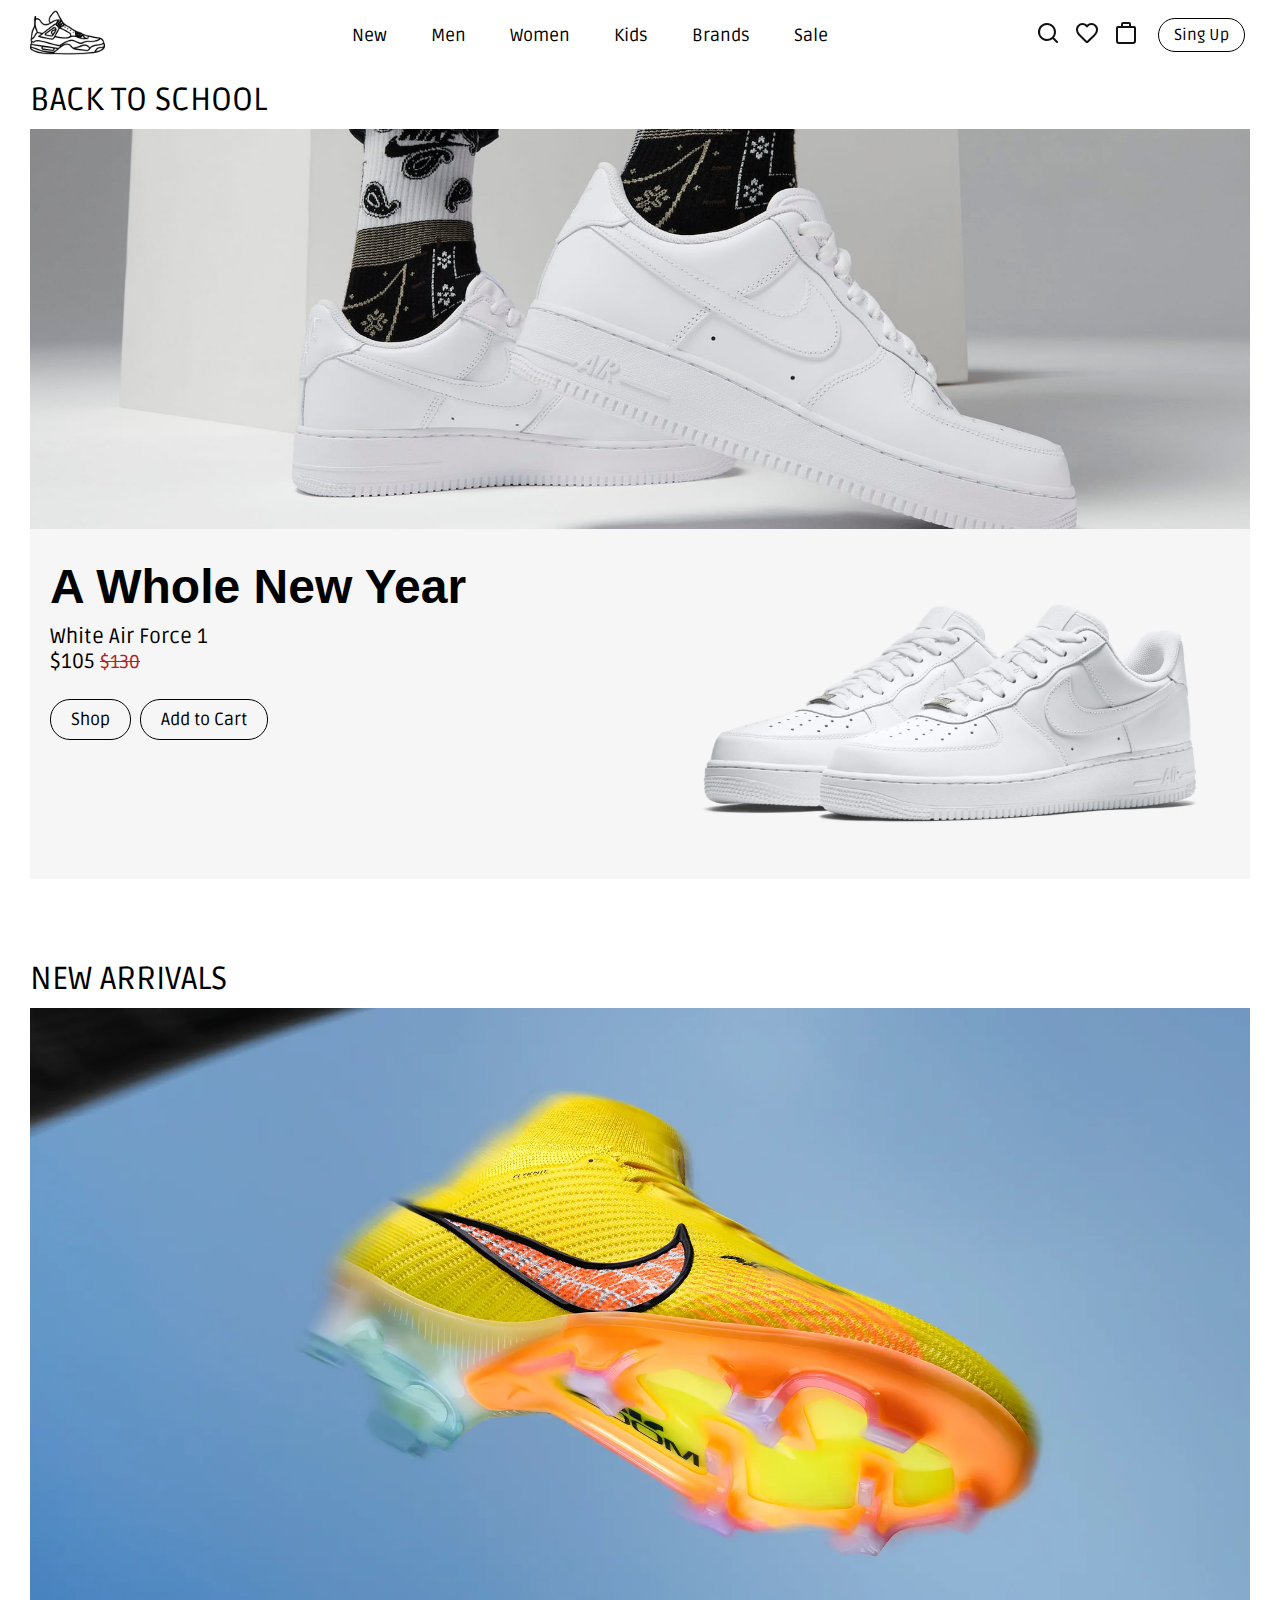
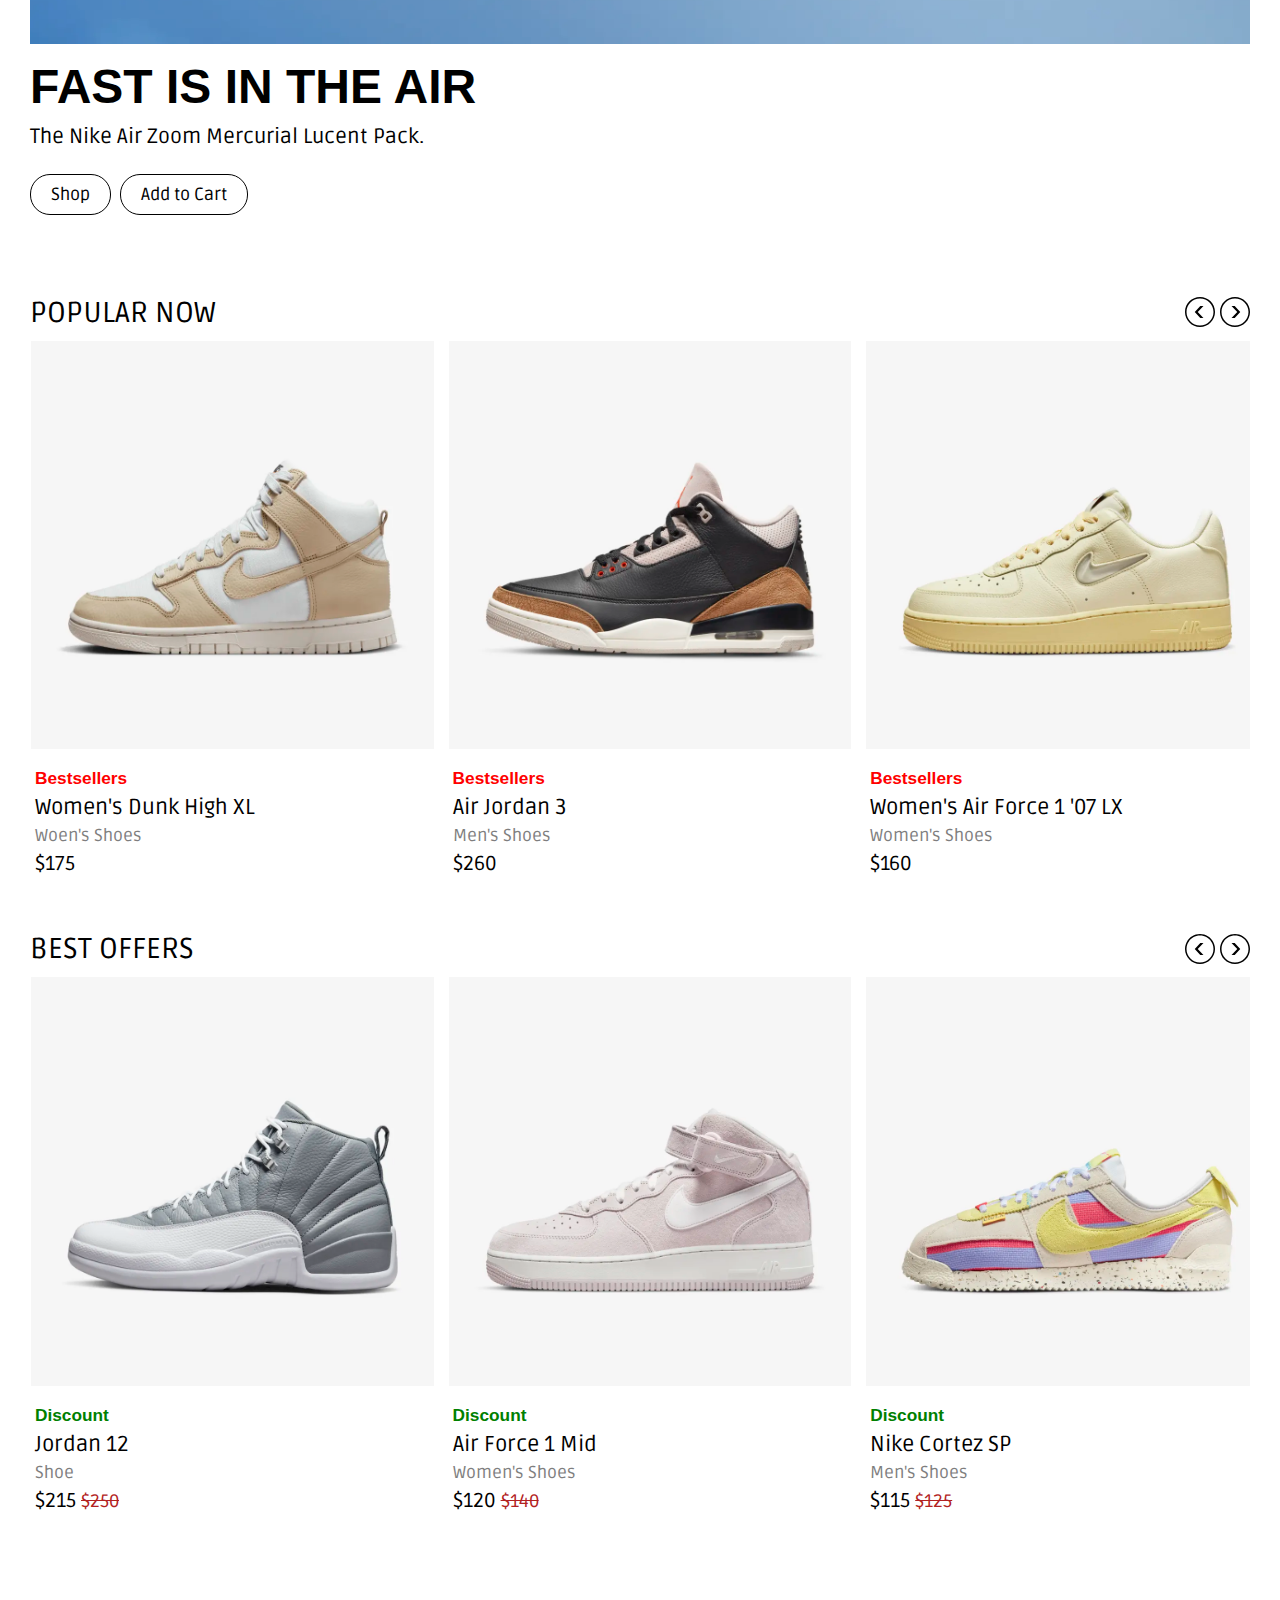
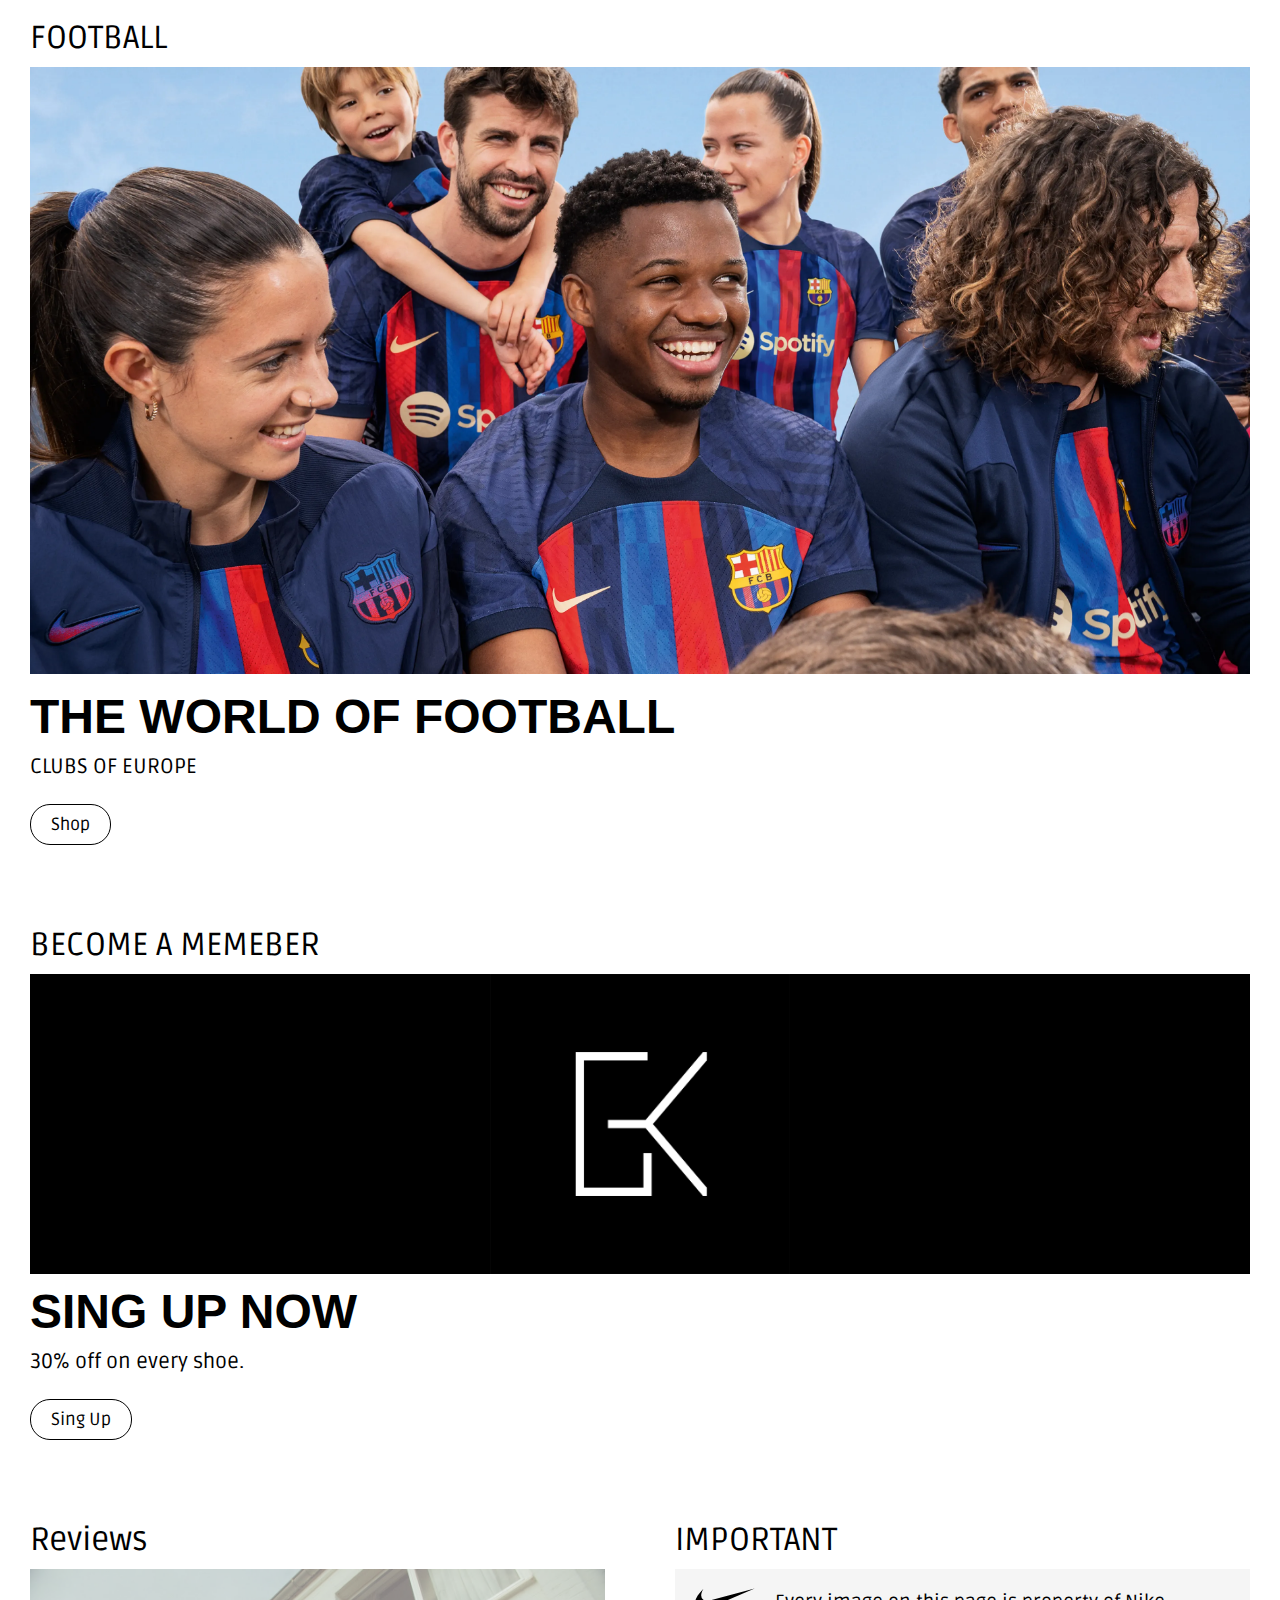
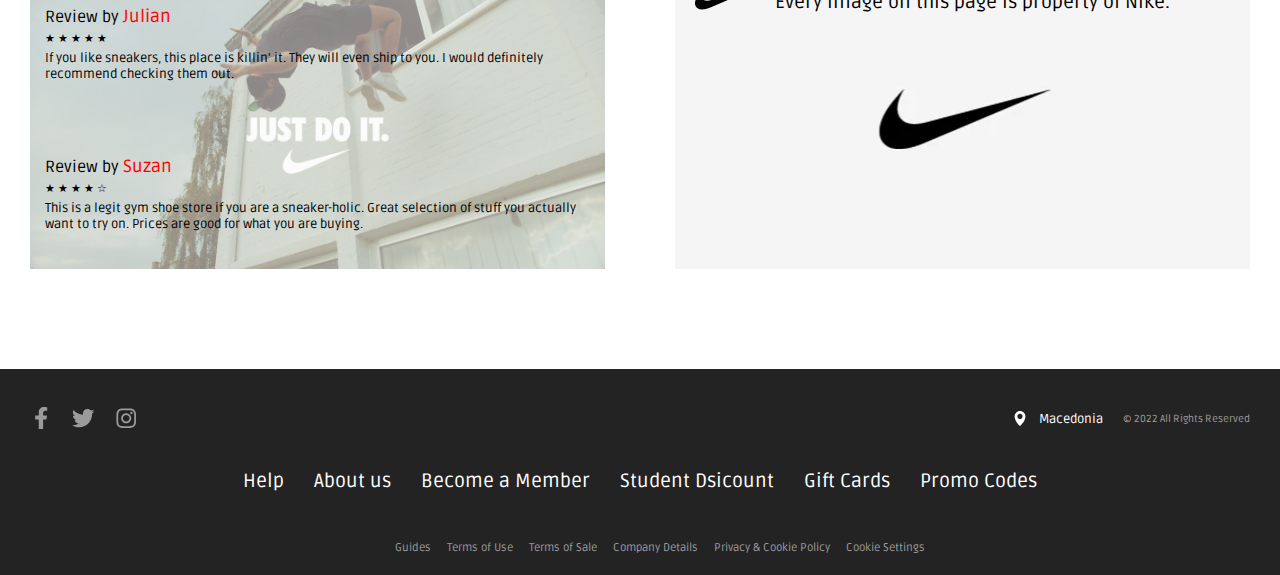
<file: index.html>
<!DOCTYPE html>
<html lang="en">
<head>
    <meta charset="UTF-8">
    <meta name="viewport" content="width=device-width, initial.scale=1.0">
    <link rel="preconnect" href="https://fonts.googleapis.com">
    <link rel="preconnect" href="https://fonts.gstatic.com" crossorigin>
    <link href="https://fonts.googleapis.com/css2?family=Koulen&family=Ruda:wght@400;700&display=swap" rel="stylesheet">
    <link rel="icon" href="Img/logo-gokickss.jpeg" type="image/icon type">

    <title>Sneaker Shop</title>

    <link rel="stylesheet" href="Css/general.css">
    <link rel="stylesheet" href="Css/header.css">
    <link rel="stylesheet" href="Css/section1.css">
    <link rel="stylesheet" href="Css/scrolling.css">
    <link rel="stylesheet" href="Css/welcome-div.css">
    <link rel="stylesheet" href="Css/sing-up.css">
    <link rel="stylesheet" href="Css/about.css">
    <link rel="stylesheet" href="Css/footer.css">

    <script src="JavaScript/hamburger-menu.js"></script>
    <script src="JavaScript/horizontal-scroll.js"></script>
    <script src="JavaScript/search-bar.js"></script>

</head>
<body>
    <div class="header-white"></div>
    <header>
        <a href="index.html" class="logo"><img class="js" src="Img/j's%20logo.png" alt="img"/></a>
        <div class="list">
            <ol class="header__list">
                <li>New<div class="header__hover">
                        <div class="h1">
                            <ol class="h1__list">
                                <li><h3 class="h1__heading">New For Men</h3></li>
                                <li><a href="Sneakers/newForMen.html" class="h1__links">All shoes</a></li>
                                <li><a href="Sneakers/lifestyleMen.html" class="h1__links">Lifestyle</a></li>
                                <li><a href="Sneakers/jordanMen.html" class="h1__links">Jordan</a></li>
                                <li><a href="Sneakers/runningMen.html" class="h1__links">Running</a></li>
                                <li><a href="Sneakers/basketballMen.html" class="h1__links">Basketball</a></li>
                                <li><a href="Sneakers/footballMen.html" class="h1__links">Football</a></li>
                                <li><a href="Sneakers/gymMen.html" class="h1__links">Gym</a></li>
                            </ol>
                            <ol class="h1__list">
                                <li><h3 class="h1__heading">New For Women</h3></li>
                                <li><a href="Sneakers/newForMen.html" class="h1__links">All shoes</a></li>
                                <li><a href="Sneakers/newForMen.html" class="h1__links">Lifestyle</a></li>
                                <li><a href="Sneakers/newForMen.html" class="h1__links">Jordan</a></li>
                                <li><a href="Sneakers/newForMen.html" class="h1__links">Running</a></li>
                                <li><a href="Sneakers/newForMen.html" class="h1__links">Basketball</a></li>
                                <li><a href="Sneakers/newForMen.html" class="h1__links">Football</a></li>
                                <li><a href="Sneakers/newForMen.html" class="h1__links">Gym</a></li>
                            </ol>
                            <ol class="h1__list">
                                <li><h3 class="h1__heading">New For Kids</h3></li>
                                <li><a href="Sneakers/newForMen.html" class="h1__links">All shoes</a></li>
                                <li><a href="Sneakers/newForMen.html" class="h1__links">Lifestyle</a></li>
                                <li><a href="Sneakers/newForMen.html" class="h1__links">Jordan</a></li>
                                <li><a href="Sneakers/newForMen.html" class="h1__links">Running</a></li>
                                <li><a href="Sneakers/newForMen.html" class="h1__links">Basketball</a></li>
                                <li><a href="Sneakers/newForMen.html" class="h1__links">Football</a></li>
                                <li><a href="Sneakers/newForMen.html" class="h1__links">Gym</a></li>
                            </ol>
                            <ol class="h1__list">
                                <li><h3 class="h1__heading">Shop by Brand</h3></li>
                                <li><a href="Sneakers/newForMen.html" class="h1__links">All shoes</a></li>
                                <li><a href="Sneakers/newForMen.html" class="h1__links">Nike</a></li>
                                <li><a href="Sneakers/newForMen.html" class="h1__links">Jordan</a></li>
                                <li><a href="Sneakers/newForMen.html" class="h1__links">Nike SB</a></li>
                            </ol>
                        </div>
                </div></li>
                <li>Men<div class="header__hover">
                    <div class="h1">
                        <ol class="h1__list">
                            <li><h3 class="h1__heading">Collection</h3></li>
                            <li><a class="h1__links">All shoes</a></li>
                            <li><a class="h1__links">Nike</a></li>
                            <li><a class="h1__links">Jordan</a></li>
                            <li><a class="h1__links">Running</a></li>
                            <li><a class="h1__links">Basketball</a></li>
                            <li><a class="h1__links">Football</a></li>
                            <li><a class="h1__links">Gym</a></li>
                        </ol>
                        <ol class="h1__list">
                            <li><h3 class="h1__heading">Air Jordan Men</h3></li>
                            <li><a class="h1__links">All shoes</a></li>
                            <li><a class="h1__links">Air Jordan 1</a></li>
                            <li><a class="h1__links">Air Jordan 1 mid</a></li>
                            <li><a class="h1__links">Air Jordan 1 low</a></li>
                            <li><a class="h1__links">Air Jordan 3</a></li>
                            <li><a class="h1__links">Air Jordan 4</a></li>
                            <li><a class="h1__links">Air Jordan 11 low</a></li>
                        </ol>
                        <ol class="h1__list">
                            <li><h3 class="h1__heading">Nike Men</h3></li>
                            <li><a class="h1__links">All shoes</a></li>
                            <li><a class="h1__links">Air Force 1</a></li>
                            <li><a class="h1__links">Air Max</a></li>
                            <li><a class="h1__links">Air Max 1</a></li>
                            <li><a class="h1__links">Air Max 95</a></li>
                            <li><a class="h1__links">Air Max 97</a></li>
                            <li><a class="h1__links">Air Max 720</a></li>
                            <li><a class="h1__links">Blazer</a></li>
                        </ol>
                        <ol class="h1__list">
                            <li><h3 class="h1__heading">Shop by Sport</h3></li>
                            <li><a class="h1__links">All shoes</a></li>
                            <li><a class="h1__links">Michael Jordan</a></li>
                            <li><a class="h1__links">LeBron James</a></li>
                            <li><a class="h1__links">Kevin Durant</a></li>
                            <li><a class="h1__links">Cristiano Ronaldo</a></li>
                        </ol>
                    </div>
                </div></li>
                <li>Women<div class="header__hover">
                    <div class="h1">
                        <ol class="h1__list">
                            <li><h3 class="h1__heading">Collection</h3></li>
                            <li><a class="h1__links">All shoes</a></li>
                            <li><a class="h1__links">Nike</a></li>
                            <li><a class="h1__links">Jordan</a></li>
                            <li><a class="h1__links">Running</a></li>
                            <li><a class="h1__links">Basketball</a></li>
                            <li><a class="h1__links">Football</a></li>
                            <li><a class="h1__links">Gym</a></li>
                        </ol>
                        <ol class="h1__list">
                            <li><h3 class="h1__heading">Air Jordan Women</h3></li>
                            <li><a class="h1__links">All shoes</a></li>
                            <li><a class="h1__links">Air Jordan 1</a></li>
                            <li><a class="h1__links">Air Jordan 1 mid</a></li>
                            <li><a class="h1__links">Air Jordan 1 low</a></li>
                            <li><a class="h1__links">Air Jordan 3</a></li>
                            <li><a class="h1__links">Air Jordan 4</a></li>
                            <li><a class="h1__links">Air Jordan 11 low</a></li>
                        </ol>
                        <ol class="h1__list">
                            <li><h3 class="h1__heading">Nike Women</h3></li>
                            <li><a class="h1__links">All shoes</a></li>
                            <li><a class="h1__links">Air Force 1</a></li>
                            <li><a class="h1__links">Air Max</a></li>
                            <li><a class="h1__links">Air Max 1</a></li>
                            <li><a class="h1__links">Air Max 95</a></li>
                            <li><a class="h1__links">Air Max 97</a></li>
                            <li><a class="h1__links">Air Max 720</a></li>
                            <li><a class="h1__links">Blazer</a></li>
                        </ol>
                        <ol class="h1__list">
                            <li><h3 class="h1__heading">Shop by Sport</h3></li>
                            <li><a class="h1__links">All shoes</a></li>
                            <li><a class="h1__links">Michael Jordan</a></li>
                            <li><a class="h1__links">LeBron James</a></li>
                            <li><a class="h1__links">Kevin Durant</a></li>
                            <li><a class="h1__links">Cristiano Ronaldo</a></li>
                        </ol>
                    </div>
                </div></li>
                <li>Kids<div class="header__hover">
                    <div class="h1">
                        <ol class="h1__list">
                            <li><h3 class="h1__heading">Collection</h3></li>
                            <li><a class="h1__links">All shoes</a></li>
                            <li><a class="h1__links">Nike</a></li>
                            <li><a class="h1__links">Jordan</a></li>
                            <li><a class="h1__links">Running</a></li>
                            <li><a class="h1__links">Basketball</a></li>
                            <li><a class="h1__links">Football</a></li>
                            <li><a class="h1__links">Gym</a></li>
                        </ol>
                        <ol class="h1__list">
                            <li><h3 class="h1__heading">Air Jordan Kids</h3></li>
                            <li><a class="h1__links">All shoes</a></li>
                            <li><a class="h1__links">Air Jordan 1</a></li>
                            <li><a class="h1__links">Air Jordan 1 mid</a></li>
                            <li><a class="h1__links">Air Jordan 1 low</a></li>
                            <li><a class="h1__links">Air Jordan 3</a></li>
                            <li><a class="h1__links">Air Jordan 4</a></li>
                            <li><a class="h1__links">Air Jordan 11 low</a></li>
                        </ol>
                        <ol class="h1__list">
                            <li><h3 class="h1__heading">Nike Kids</h3></li>
                            <li><a class="h1__links">All shoes</a></li>
                            <li><a class="h1__links">Air Force 1</a></li>
                            <li><a class="h1__links">Air Max</a></li>
                            <li><a class="h1__links">Air Max 1</a></li>
                            <li><a class="h1__links">Air Max 95</a></li>
                            <li><a class="h1__links">Air Max 97</a></li>
                            <li><a class="h1__links">Air Max 720</a></li>
                            <li><a class="h1__links">Blazer</a></li>
                        </ol>
                        <ol class="h1__list">
                            <li><h3 class="h1__heading">Shop by Sport</h3></li>
                            <li><a class="h1__links">All shoes</a></li>
                            <li><a class="h1__links">Michael Jordan</a></li>
                            <li><a class="h1__links">LeBron James</a></li>
                            <li><a class="h1__links">Kevin Durant</a></li>
                            <li><a class="h1__links">Cristiano Ronaldo</a></li>
                        </ol>
                    </div>
                </div></li>
                <li>Brands<div class="header__hover">
                    <div class="h1">
                        <ol class="h1__list">
                            <li><h3 class="h1__heading">All Brands</h3></li>
                            <li><a class="h1__links">All shoes</a></li>
                            <li><a class="h1__links">Nike</a></li>
                            <li><a class="h1__links">Jordan</a></li>
                            <li><a class="h1__links">Nike SB</a></li>
                        </ol>
                        <ol class="h1__list">
                            <li><h3 class="h1__heading">Nike Shoes</h3></li>
                            <li><a class="h1__links">All shoes</a></li>
                            <li><a class="h1__links">Air Force 1</a></li>
                            <li><a class="h1__links">Air Max</a></li>
                            <li><a class="h1__links">Air Max 1</a></li>
                            <li><a class="h1__links">Air Max 95</a></li>
                            <li><a class="h1__links">Air Max 97</a></li>
                            <li><a class="h1__links">Air Max 720</a></li>
                            <li><a class="h1__links">Blazer</a></li>
                        </ol>
                        <ol class="h1__list">
                            <li><h3 class="h1__heading">Jordan Shoes</h3></li>
                            <li><a class="h1__links">All shoes</a></li>
                            <li><a class="h1__links">Air Jordan 1</a></li>
                            <li><a class="h1__links">Air Jordan 1 mid</a></li>
                            <li><a class="h1__links">Air Jordan 1 low</a></li>
                            <li><a class="h1__links">Air Jordan 3</a></li>
                            <li><a class="h1__links">Air Jordan 4</a></li>
                            <li><a class="h1__links">Air Jordan 11 low</a></li>
                        </ol>
                        <ol class="h1__list">
                            <li><h3 class="h1__heading">Nike Skateboarding</h3></li>
                            <li><a class="h1__links">All shoes</a></li>
                            <li><a class="h1__links">Nike SB Chron 2</a></li>
                            <li><a class="h1__links">Nike SB Shane</a></li>
                            <li><a class="h1__links">Nike SB Ishod Wair</a></li>
                            <li><a class="h1__links">Nike SB Blazer</a></li>
                            <li><a class="h1__links">Nike SB Force</a></li>
                            <li><a class="h1__links">Nike SB Dunk</a></li>
                        </ol>
                    </div>
                </div></li>
                <li>Sale<div class="header__hover">
                    <div class="h1">
                        <ol class="h1__list">
                            <li><h3 class="h1__heading">Popular Now</h3></li>
                            <li><a class="h1__links">Best Sellers</a></li>
                            <li><a class="h1__links">Dunk</a></li>
                            <li><a class="h1__links">LB James x PSG</a></li>
                            <li><a class="h1__links">Women's Air Force 1</a></li>
                            <li><a class="h1__links">White Air Force 1</a></li>
                            <li><a class="h1__links">Air Jordan 1 low</a></li>
                            <li><a class="h1__links">LB James Shoes</a></li>
                        </ol>
                        <ol class="h1__list">
                            <li><h3 class="h1__heading">Sale For Men</h3></li>
                            <li><a class="h1__links">Best Sellers</a></li>
                            <li><a class="h1__links">LB James x PSG</a></li>
                            <li><a class="h1__links">White Air Force 1</a></li>
                            <li><a class="h1__links">Air Jordan 1 low</a></li>
                            <li><a class="h1__links">LB James Shoes</a></li>
                            <li><a class="h1__links">Nike SB Chron 2</a></li>
                            <li><a class="h1__links">Air Force 1</a></li>
                        </ol>
                        <ol class="h1__list">
                            <li><h3 class="h1__heading">Sale For Women</h3></li>
                            <li><a class="h1__links">Best Sellers</a></li>
                            <li><a class="h1__links">Dunk</a></li>
                            <li><a class="h1__links">Women's Air Force 1</a></li>
                            <li><a class="h1__links">White Air Force 1</a></li>
                            <li><a class="h1__links">Air Jordan 1 low</a></li>
                            <li><a class="h1__links">Air Jordan 11 low</a></li>
                        </ol>
                        <ol class="h1__list">
                            <li><h3 class="h1__heading">Sale For Kids</h3></li>
                            <li><a class="h1__links">Best Sellers</a></li>
                            <li><a class="h1__links">Air Jordan x PSG</a></li>
                            <li><a class="h1__links">LB James Shoes</a></li>
                            <li><a class="h1__links">CR7 Shoes</a></li>
                            <li><a class="h1__links">Air Force 1</a></li>
                        </ol>
                    </div>
                </div></li>
            </ol>
            <div class="white-div"></div>
        </div>
        <div class="search-div">
            <div class="right">
                <button class="search-button sm-margin"><svg class="pre-search-input-icon" fill="#111" height="24px" width="24px" viewBox="0 0 24 24"><path d="M21.71 20.29L18 16.61A9 9 0 1 0 16.61 18l3.68 3.68a1 1 0 0 0 1.42 0 1 1 0 0 0 0-1.39zM11 18a7 7 0 1 1 7-7 7 7 0 0 1-7 7z"></path></svg></button>
                <a href="favourite.html" class="sm-margin"><svg class="fav-icon" width="24px" height="24px" fill="#111" viewBox="0 0 24 24"><path d="M21.11 4a6.6 6.6 0 0 0-4.79-1.92A6.27 6.27 0 0 0 12 3.84 6.57 6.57 0 0 0 2.89 4c-2.8 2.68-2.45 7.3.88 10.76l6.84 6.63A2 2 0 0 0 12 22a2 2 0 0 0 1.37-.54l.2-.19.61-.57c.6-.57 1.42-1.37 2.49-2.41l2.44-2.39 1.09-1.07c3.38-3.55 3.8-8.1.91-10.83zm-2.35 9.4l-.25.24-.8.79-2.44 2.39c-1 1-1.84 1.79-2.44 2.36L12 20l-6.83-6.68c-2.56-2.66-2.86-6-.88-7.92a4.52 4.52 0 0 1 6.4 0l.09.08a2.12 2.12 0 0 1 .32.3l.9.94.9-.94.28-.27.11-.09a4.52 4.52 0 0 1 6.43 0c1.97 1.9 1.67 5.25-.96 7.98z"></path></svg></a>
                <a href="cart.html" class="sm-margin"><svg class="cart-icon" width="24px" height="24px" fill="#111" viewBox="0 0 24 24"><path d="M16 7a1 1 0 0 1-1-1V3H9v3a1 1 0 0 1-2 0V3a2 2 0 0 1 2-2h6a2 2 0 0 1 2 2v3a1 1 0 0 1-1 1z"></path><path d="M20 5H4a2 2 0 0 0-2 2v13a3 3 0 0 0 3 3h14a3 3 0 0 0 3-3V7a2 2 0 0 0-2-2zm0 15a1 1 0 0 1-1 1H5a1 1 0 0 1-1-1V7h16z"></path></svg></a>
                <button id="hamburger-menu" class="hamburger-menu sm-margin"><svg width="24px" height="24px" fill="#111" viewBox="0 0 24 24"><path d="M21 13H3c-.6 0-1-.4-1-1s.4-1 1-1h18c.6 0 1 .4 1 1s-.4 1-1 1zm0-8H3c-.6 0-1-.4-1-1s.4-1 1-1h18c.6 0 1 .4 1 1s-.4 1-1 1zm0 16H3c-.6 0-1-.4-1-1s.4-1 1-1h18c.6 0 1 .4 1 1s-.4 1-1 1z"></path></svg></button>
                <a href="sing-up.html" class="sing-up"><p>Sing Up</p></a>
            </div>
        </div>
        <div id="ham-list" class="hamburger-list">
            <div id="ham-inside" class="hamburger-list-inside">
                <button onclick="closeHamActive()" id="esc-button" class="esc-hamburger"><img draggable="false" src="Img/esc.png" alt="img"/> </button>
                <div class="hamburger-ol">
                    <button onclick="hamActive(0)">New</button>
                        <div class="hamburger-ol-active hamburger-new">
                            <a href="Sneakers/newForMen.html">New For Men</a>
                            <a href="Sneakers/newForMen.html">New For Women</a>
                            <a href="Sneakers/newForMen.html">New For Kids</a>
                            <a href="Sneakers/newForMen.html">Shop By Brand</a>
                    </div>
                    <button onclick="hamActive(1)">Men</button>
                        <div class="hamburger-ol-active hamburger-men">
                            <a href="Sneakers/newForMen.html">Colection</a>
                            <a href="Sneakers/newForMen.html">Air Jordan</a>
                            <a href="Sneakers/newForMen.html">Nike Men</a>
                            <a href="Sneakers/newForMen.html">Shop By Sport</a>
                    </div>
                    <button onclick="hamActive(2)">Women</button>
                        <div class="hamburger-ol-active hamburger-women">
                            <a href="Sneakers/newForMen.html">Colection</a>
                            <a href="Sneakers/newForMen.html">Air Jordan</a>
                            <a href="Sneakers/newForMen.html">Nike Women</a>
                            <a href="Sneakers/newForMen.html">Shop By Sport</a>
                    </div>
                    <button onclick="hamActive(3)">Kids</button>
                        <div class="hamburger-ol-active hamburger-kids">
                            <a href="Sneakers/newForMen.html">Colection</a>
                            <a href="Sneakers/newForMen.html">Air Jordan</a>
                            <a href="Sneakers/newForMen.html">Nike Kids</a>
                            <a href="Sneakers/newForMen.html">Shop By Sport</a>
                    </div>
                    <button onclick="hamActive(4)">Brand</button>
                        <div class="hamburger-ol-active hamburger-brand">
                            <a href="Sneakers/newForMen.html">All Brands</a>
                            <a href="Sneakers/newForMen.html">Nike Shoes</a>
                            <a href="Sneakers/newForMen.html">Jordan Shoes</a>
                            <a href="Sneakers/newForMen.html">Nike SB</a>
                    </div>
                    <button onclick="hamActive(5)">Sale</button>
                        <div class="hamburger-ol-active hamburger-sale">
                            <a href="Sneakers/newForMen.html">Popular Now</a>
                            <a href="Sneakers/newForMen.html">Sale For Men</a>
                            <a href="Sneakers/newForMen.html">Sale For Women</a>
                            <a href="Sneakers/newForMen.html">Sale For Kids</a>
                    </div>
                </div>

                <div class="social-media">
                    <ol class="sm-icons">
                        <li><a href="https://www.facebook.com/" class="fb-icon"><svg stroke="currentColor" fill="currentColor" stroke-width="0" viewBox="0 0 320 512" height="1em" width="1em" xmlns="http://www.w3.org/2000/svg"><path d="M279.14 288l14.22-92.66h-88.91v-60.13c0-25.35 12.42-50.06 52.24-50.06h40.42V6.26S260.43 0 225.36 0c-73.22 0-121.08 44.38-121.08 124.72v70.62H22.89V288h81.39v224h100.17V288z"></path></svg></a></li>
                        <li><a href="https://twitter.com/" class="twitter-icon"><svg stroke="currentColor" fill="currentColor" stroke-width="0" viewBox="0 0 512 512" height="1em" width="1em" xmlns="http://www.w3.org/2000/svg"><path d="M459.37 151.716c.325 4.548.325 9.097.325 13.645 0 138.72-105.583 298.558-298.558 298.558-59.452 0-114.68-17.219-161.137-47.106 8.447.974 16.568 1.299 25.34 1.299 49.055 0 94.213-16.568 130.274-44.832-46.132-.975-84.792-31.188-98.112-72.772 6.498.974 12.995 1.624 19.818 1.624 9.421 0 18.843-1.3 27.614-3.573-48.081-9.747-84.143-51.98-84.143-102.985v-1.299c13.969 7.797 30.214 12.67 47.431 13.319-28.264-18.843-46.781-51.005-46.781-87.391 0-19.492 5.197-37.36 14.294-52.954 51.655 63.675 129.3 105.258 216.365 109.807-1.624-7.797-2.599-15.918-2.599-24.04 0-57.828 46.782-104.934 104.934-104.934 30.213 0 57.502 12.67 76.67 33.137 23.715-4.548 46.456-13.32 66.599-25.34-7.798 24.366-24.366 44.833-46.132 57.827 21.117-2.273 41.584-8.122 60.426-16.243-14.292 20.791-32.161 39.308-52.628 54.253z"></path></svg></a></li>
                        <li><a href="https://www.instagram.com/gokickss/" class="insta-icon"><svg stroke="currentColor" fill="currentColor" stroke-width="0" viewBox="0 0 448 512" height="1em" width="1em" xmlns="http://www.w3.org/2000/svg"><path d="M224.1 141c-63.6 0-114.9 51.3-114.9 114.9s51.3 114.9 114.9 114.9S339 319.5 339 255.9 287.7 141 224.1 141zm0 189.6c-41.1 0-74.7-33.5-74.7-74.7s33.5-74.7 74.7-74.7 74.7 33.5 74.7 74.7-33.6 74.7-74.7 74.7zm146.4-194.3c0 14.9-12 26.8-26.8 26.8-14.9 0-26.8-12-26.8-26.8s12-26.8 26.8-26.8 26.8 12 26.8 26.8zm76.1 27.2c-1.7-35.9-9.9-67.7-36.2-93.9-26.2-26.2-58-34.4-93.9-36.2-37-2.1-147.9-2.1-184.9 0-35.8 1.7-67.6 9.9-93.9 36.1s-34.4 58-36.2 93.9c-2.1 37-2.1 147.9 0 184.9 1.7 35.9 9.9 67.7 36.2 93.9s58 34.4 93.9 36.2c37 2.1 147.9 2.1 184.9 0 35.9-1.7 67.7-9.9 93.9-36.2 26.2-26.2 34.4-58 36.2-93.9 2.1-37 2.1-147.8 0-184.8zM398.8 388c-7.8 19.6-22.9 34.7-42.6 42.6-29.5 11.7-99.5 9-132.1 9s-102.7 2.6-132.1-9c-19.6-7.8-34.7-22.9-42.6-42.6-11.7-29.5-9-99.5-9-132.1s-2.6-102.7 9-132.1c7.8-19.6 22.9-34.7 42.6-42.6 29.5-11.7 99.5-9 132.1-9s102.7-2.6 132.1 9c19.6 7.8 34.7 22.9 42.6 42.6 11.7 29.5 9 99.5 9 132.1s2.7 102.7-9 132.1z"></path></svg></a></li>
                    </ol>
                </div>

                <p class="about">Become a GoKickss Member for the best products, inspiration and stories in sport.</p>
                <a href="sing-up.html" class="login-menager">Sing up</a>

                <div class="hamburger-rest-icons">
                    <a><svg class="fav-icon" width="24px" height="24px" fill="#111" viewBox="0 0 24 24"><path d="M21.11 4a6.6 6.6 0 0 0-4.79-1.92A6.27 6.27 0 0 0 12 3.84 6.57 6.57 0 0 0 2.89 4c-2.8 2.68-2.45 7.3.88 10.76l6.84 6.63A2 2 0 0 0 12 22a2 2 0 0 0 1.37-.54l.2-.19.61-.57c.6-.57 1.42-1.37 2.49-2.41l2.44-2.39 1.09-1.07c3.38-3.55 3.8-8.1.91-10.83zm-2.35 9.4l-.25.24-.8.79-2.44 2.39c-1 1-1.84 1.79-2.44 2.36L12 20l-6.83-6.68c-2.56-2.66-2.86-6-.88-7.92a4.52 4.52 0 0 1 6.4 0l.09.08a2.12 2.12 0 0 1 .32.3l.9.94.9-.94.28-.27.11-.09a4.52 4.52 0 0 1 6.43 0c1.97 1.9 1.67 5.25-.96 7.98z"></path></svg> Favourite</a>
                    <a><svg class="cart-icon" width="24px" height="24px" fill="#111" viewBox="0 0 24 24"><path d="M16 7a1 1 0 0 1-1-1V3H9v3a1 1 0 0 1-2 0V3a2 2 0 0 1 2-2h6a2 2 0 0 1 2 2v3a1 1 0 0 1-1 1z"></path><path d="M20 5H4a2 2 0 0 0-2 2v13a3 3 0 0 0 3 3h14a3 3 0 0 0 3-3V7a2 2 0 0 0-2-2zm0 15a1 1 0 0 1-1 1H5a1 1 0 0 1-1-1V7h16z"></path></svg> Cart</a>
                    <a><svg class="order-icon" height="24px" width="24px" fill="#111" viewBox="0 0 1000 1000"><path d="M995.6 241.3c0-4.4-4.4-4.4-4.4-8.8-4.4-4.4-8.8-4.4-8.8-8.8H978L486.9 4.5h-35.1L22 219.3h-4.4l-8.8 8.8c-3.2 3.6-4.8 8.4-4.4 13.2H.1v504.3C-1 760.8 7.9 775 22 780.7l495.5 214.9h30.7L978 780.7c13.3-6.6 21.8-20.2 21.9-35.1V254.4c.4-4.8-1.1-9.5-4.3-13.1zM469.3 83.4l399.1 175.4-122.8 61.4-399.1-175.4 122.8-61.4zm61.4 342.1L131.6 250l122.8-61.4L653.5 364l-122.8 61.5zM79 315.8l412.2 179.8V899L79 719.3V315.8zm842 403.5L570.2 894.7V495.6L921 320.2v399.1z"></path></svg> Orders</a>
                    <a><svg class="help-icon" height="24px" width="24px" fill="#111" viewBox="0 0 24 24"><path d="M11.9 15.767c-.6 0-1.1.5-1.1 1.1 0 .6.5 1.1 1.1 1.1s1.1-.5 1.1-1.1c0-.6-.5-1.1-1.1-1.1m0-9.6c-1.3 0-2.5 1.1-2.6 1.3-.4.4-.4 1 0 1.4.4.4 1 .4 1.4 0 .2-.3.8-.8 1.2-.8.5 0 1 .4 1 1 0 .3-.1.6-.4.8-1 .7-1.6 1.8-1.6 2.8v.3c0 .5.4 1 1 1s1-.4 1-1v-.3c0-.6.5-1.1.8-1.3.7-.5 1.2-1.4 1.2-2.4-.1-1.5-1.4-2.8-3-2.8"></path><path d="M12 23.5C5.7 23.5.5 18.3.5 12S5.7.5 12 .5 23.5 5.7 23.5 12 18.3 23.5 12 23.5zm0-21c-5.2 0-9.5 4.3-9.5 9.5s4.3 9.5 9.5 9.5 9.5-4.3 9.5-9.5-4.3-9.5-9.5-9.5z"></path></svg> Help</a>
                </div>
            </div>
        </div>
        <div class="blur"></div>
    </header>
    <div class="search-input">
        <input type="search" placeholder="Search">
        <button class="esc-hamburger esc"><img draggable="false" src="Img/esc.png" alt="img"/> </button>
    </div>

    <section id="welcome">
        <p class="heading">BACK TO SCHOOL</p>
        <div class="welcome-inside">

        </div>
        <div class="back-to-school-info">
            <div class="promo">
                <p class="quote">A Whole New Year</p>
                <p class="post-name">White Air Force 1 </br>$105 <s>$130</s></p>
                <a href="Sneakers-view/airForce1White.html" class="shop-now"><p>Shop</p></a>
                <a class="shop-now"><p>Add to Cart</p></a>
            </div>
            <div class="af1-img">
                <img src="Img/af1-png.webp" alt="img"/>
            </div>
        </div>
    </section>

    <section id="suggested">
        <p class="heading">NEW ARRIVALS</p>
        <a href="Sneakers-view/nikeAirZoom.html"><img class="suggested-img cr71" src="Img/cr7.webp" alt="cr7-img"/></a>
        <a href="Sneakers-view/nikeAirZoom.html"><img class="suggested-img cr72" src="Img/cr7-mobile.webp" alt="cr7-img"/></a>
        <p class="quote">FAST IS IN THE AIR</p>
        <p class="post-name">The Nike Air Zoom Mercurial Lucent Pack.</p>
        <a href="Sneakers-view/nikeAirZoom.html" class="shop-now"><p>Shop</p></a>
        <a class="shop-now"><p>Add to Cart</p></a>
    </section>

    <section id="scrolling1">
        <div class="scrolling-top">
            <p class="heading">POPULAR NOW</p>
            <div class="arrows">
                <button id="scrolling1-left-arrow" class="left-arrow"><svg id="icons_1_" xmlns="http://www.w3.org/2000/svg" x="0" y="0" viewBox="0 0 128 128" xml:space="preserve"><g id="row2_1_"><g id="_x31__4_"><path class="st2" d="M64 .3C28.7.3 0 28.8 0 64s28.7 63.7 64 63.7 64-28.5 64-63.7S99.3.3 64 .3zm0 121C32.2 121.3 6.4 95.7 6.4 64 6.4 32.3 32.2 6.7 64 6.7s57.6 25.7 57.6 57.3c0 31.7-25.8 57.3-57.6 57.3zm1.3-82.8L41.6 64l23.6 25.5h13.5L54.4 64l24.4-25.5H65.3z" id="left_3_"/></g></g></svg></button>
                <button id="scrolling1-right-arrow" class="right-arrow"><svg id="icons_1_" xmlns="http://www.w3.org/2000/svg" x="0" y="0" viewBox="0 0 128 128" xml:space="preserve"><g id="row1_1_"><g id="_x31__3_"><path class="st2" d="M64 0C28.7 0 0 28.7 0 64s28.7 64 64 64 64-28.7 64-64S99.3 0 64 0zm0 121.6C32.2 121.6 6.4 95.8 6.4 64S32.2 6.4 64 6.4s57.6 25.8 57.6 57.6-25.8 57.6-57.6 57.6zM49.2 38.4 73.6 64 49.2 89.6h13.5L86.4 64 62.7 38.4H49.2z" id="_x32__2_"/></g></g></svg></button>
            </div>
        </div>
        <div id="scrolling-div-1" class="scrolling-div">
            <div class="sneaker1">
                <a><img src="Img/dunk-high2.webp" alt="img"/></a>
                <div class="sneaker-info">
                    <p class="best-sales">Bestsellers</p>
                    <p class="sneaker-name">Women's Dunk High XL</p>
                    <p class="sneaker-type">Woen's Shoes</p>
                    <p class="sneaker-price">$175</p>
                </div>
            </div>
            <div class="sneaker1">
                <a><img src="Img/jordan3-img.webp" alt="img"/></a>
                <div class="sneaker-info">
                    <p class="best-sales">Bestsellers</p>
                    <p class="sneaker-name">Air Jordan 3</p>
                    <p class="sneaker-type">Men's Shoes</p>
                    <p class="sneaker-price">$260</p>
                </div>
            </div>
            <div class="sneaker1">
                <a><img src="Img/af1-bestsellers.webp" alt="img"/></a>
                <div class="sneaker-info">
                    <p class="best-sales">Bestsellers</p>
                    <p class="sneaker-name">Women's Air Force 1 '07 LX</p>
                    <p class="sneaker-type">Women's Shoes</p>
                    <p class="sneaker-price">$160</p>
                </div>
            </div>
            <div class="sneaker1">
                <a href="Sneakers-view/airForce1White.html"><img src="Img/af1-white.webp" alt="img"/></a>
                <div class="sneaker-info">
                    <p class="best-sales">Bestsellers</p>
                    <p class="sneaker-name">White Air Force 1</p>
                    <p class="sneaker-type">Shoe</p>
                    <p class="sneaker-price">$105 <s>$130</s></p>
                </div>
            </div>
            <div class="sneaker1">
                <a><img src="Img/air-more.webp" alt="img"/></a>
                <div class="sneaker-info">
                    <p class="best-sales">Bestsellers</p>
                    <p class="sneaker-name">Air More Uptempo '96</p>
                    <p class="sneaker-type">Men's Shoes</p>
                    <p class="sneaker-price">$230</p>
                </div>
            </div>
            <div class="sneaker1">
                <a><img src="Img/dunk-high.webp" alt="img"/></a>
                <div class="sneaker-info">
                    <p class="best-sales">Bestsellers</p>
                    <p class="sneaker-name">Women's Dunk High</p>
                    <p class="sneaker-type">Women's Shoes</p>
                    <p class="sneaker-price">$175</p>
                </div>
            </div>
            <div class="sneaker1">
                <a><img src="Img/lebron19-low.webp" alt="img"/></a>
                <div class="sneaker-info">
                    <p class="best-sales">Bestsellers</p>
                    <p class="sneaker-name">LeBron 19 Low</p>
                    <p class="sneaker-type">Basketball Shoes</p>
                    <p class="sneaker-price">$210</p>
                </div>
            </div>
            <div class="sneaker1">
                <a><img src="Img/jordan-low-kids.webp" alt="img"/></a>
                <div class="sneaker-info">
                    <p class="best-sales">Bestsellers</p>
                    <p class="sneaker-name">Air Jordan 1 Low</p>
                    <p class="sneaker-type">Kids's Shoes</p>
                    <p class="sneaker-price">$105</p>
                </div>
            </div>
            <div class="sneaker1">
                <a><img src="Img/af1-white-black.webp" alt="img"/></a>
                <div class="sneaker-info">
                    <p class="best-sales">Bestsellers</p>
                    <p class="sneaker-name">Air Force 1</p>
                    <p class="sneaker-type">Men's Shoes</p>
                    <p class="sneaker-price">$100</p>
                </div>
            </div>
            <div class="sneaker1">
                <a><img src="Img/huarache-kids.webp" alt="img"/></a>
                <div class="sneaker-info">
                    <p class="best-sales">Bestsellers</p>
                    <p class="sneaker-name">Huarache Run</p>
                    <p class="sneaker-type">Older Kid's Shoes</p>
                    <p class="sneaker-price">$90</p>
                </div>
            </div>
            <div class="sneaker1">
                <a><img src="Img/max97.webp" alt="img"/></a>
                <div class="sneaker-info">
                    <p class="best-sales">Bestsellers</p>
                    <p class="sneaker-name">Air Max 97</p>
                    <p class="sneaker-type">Men's Shoes</p>
                    <p class="sneaker-price">$240</p>
                </div>
            </div>
            <div class="sneaker1">
                <a><img src="Img/women-max97.webp" alt="img"/></a>
                <div class="sneaker-info">
                    <p class="best-sales">Bestsellers</p>
                    <p class="sneaker-name">Air Max 97</p>
                    <p class="sneaker-type">Women's Shoes</p>
                    <p class="sneaker-price">$240</p>
                </div>
            </div>
        </div>
    </section>

    <section id="scrolling2">
        <div class="scrolling-top">
            <p class="heading">BEST OFFERS</p>
            <div class="arrows">
                <button id="scrolling2-left-arrow" class="left-arrow"><svg id="icons_1_" xmlns="http://www.w3.org/2000/svg" x="0" y="0" viewBox="0 0 128 128" xml:space="preserve"><g id="row2_1_"><g id="_x31__4_"><path class="st2" d="M64 .3C28.7.3 0 28.8 0 64s28.7 63.7 64 63.7 64-28.5 64-63.7S99.3.3 64 .3zm0 121C32.2 121.3 6.4 95.7 6.4 64 6.4 32.3 32.2 6.7 64 6.7s57.6 25.7 57.6 57.3c0 31.7-25.8 57.3-57.6 57.3zm1.3-82.8L41.6 64l23.6 25.5h13.5L54.4 64l24.4-25.5H65.3z" id="left_3_"/></g></g></svg></button>
                <button id="scrolling2-right-arrow" class="right-arrow"><svg id="icons_1_" xmlns="http://www.w3.org/2000/svg" x="0" y="0" viewBox="0 0 128 128" xml:space="preserve"><g id="row1_1_"><g id="_x31__3_"><path class="st2" d="M64 0C28.7 0 0 28.7 0 64s28.7 64 64 64 64-28.7 64-64S99.3 0 64 0zm0 121.6C32.2 121.6 6.4 95.8 6.4 64S32.2 6.4 64 6.4s57.6 25.8 57.6 57.6-25.8 57.6-57.6 57.6zM49.2 38.4 73.6 64 49.2 89.6h13.5L86.4 64 62.7 38.4H49.2z" id="_x32__2_"/></g></g></svg></button>
            </div>
        </div>
        <div id="scrolling-div-2" class="scrolling-div">
            <div class="sneaker1">
                <a><img src="Img/jordna12-discount.webp" alt="img"/></a>
                <div class="sneaker-info">
                    <p class="best-sales">Discount</p>
                    <p class="sneaker-name">Jordan 12</p>
                    <p class="sneaker-type">Shoe</p>
                    <p class="sneaker-price">$215 <s>$250</s></p>
                </div>
            </div>
            <div class="sneaker1">
                <a><img src="Img/af1-mid-discount.webp" alt="img"/></a>
                <div class="sneaker-info">
                    <p class="best-sales">Discount</p>
                    <p class="sneaker-name">Air Force 1 Mid</p>
                    <p class="sneaker-type">Women's Shoes</p>
                    <p class="sneaker-price">$120 <s>$140</s></p>
                </div>
            </div>
            <div class="sneaker1">
                <a><img src="Img/cortez-discount.webp" alt="img"/></a>
                <div class="sneaker-info">
                    <p class="best-sales">Discount</p>
                    <p class="sneaker-name">Nike Cortez SP</p>
                    <p class="sneaker-type">Men's Shoes</p>
                    <p class="sneaker-price">$115 <s>$125</s></p>
                </div>
            </div>
            <div class="sneaker1">
                <a><img src="Img/lebron19-discount.webp" alt="img"/></a>
                <div class="sneaker-info">
                    <p class="best-sales">Discount</p>
                    <p class="sneaker-name">LeBron 19</p>
                    <p class="sneaker-type">Basketball Shoe</p>
                    <p class="sneaker-price">$205 <s>$250</s></p>
                </div>
            </div>
            <div class="sneaker1">
                <a><img src="Img/max-discount.webp" alt="img"/></a>
                <div class="sneaker-info">
                    <p class="best-sales">Discount</p>
                    <p class="sneaker-name">Air Max 90</p>
                    <p class="sneaker-type">Kids' Shoes</p>
                    <p class="sneaker-price">$90 <s>$120</s></p>
                </div>
            </div>
            <div class="sneaker1">
                <a><img src="Img/huarache-discount.webp" alt="img"/></a>
                <div class="sneaker-info">
                    <p class="best-sales">Discount</p>
                    <p class="sneaker-name">Nike Air Huarache</p>
                    <p class="sneaker-type">Women's Shoes</p>
                    <p class="sneaker-price">$135 <s>$165</s></p>
                </div>
            </div>
        </div>
    </section>

    <section id="football">
        <p class="heading">FOOTBALL</p>
        <a href="Sneakers/footballMen.html"><img class="football" src="Img/barcelona.webp" alt=img"/></a>
        <p class="quote">THE WORLD OF FOOTBALL</p>
        <p class="post-name">CLUBS OF EUROPE</p>
        <a href="Sneakers/footballMen.html" class="shop-now"><p>Shop</p></a>

    </section>

    <section id="sing-up">
        <p class="heading">BECOME A MEMEBER</p>
        <div class="dark-theme">
            <img class="logo-gokickss" src="Img/logo-gokickss.jpeg" alt="logo-img"/>
        </div>
        <p class="quote">SING UP NOW</p>
        <p class="post-name">30% off on every shoe.</p>
        <a href="sing-up.html" class="shop-now"><p>Sing Up</p></a>
    </section>

    <section id="about">
        <div class="left-about">
            <p class="heading">Reviews</p>
            <div class="about-inside">
                <div class="reviews">
                    <div class="review-info">
                        <p class="review-name">Review by <span>Julian</span></p>
                        <div class="review-stars">
                            &#x2605; &#x2605; &#x2605; &#x2605; &#x2605;
                        </div>
                        <p class="review-text">If you like sneakers, this place is killin' it. They will even ship to you. I would definitely recommend checking them out.</p>
                    </div>
                </div>
                <div class="reviews">
                    <div class="review-info">
                        <p class="review-name">Review by <span>Suzan</span></p>
                        <div class="review-stars">
                            &#x2605; &#x2605; &#x2605; &#x2605; &#x2606;
                        </div>
                        <p class="review-text">This is a legit gym shoe store if you are a sneaker-holic. Great selection of stuff you actually want to try on. Prices are good for what you are buying.</p>
                    </div>
                </div>
            </div>
        </div>
        <div class="right-about">
            <p class="heading">IMPORTANT</p>
            <div class="about-inside">
                <div class="about-section">
                    <a href="https://www.nike.com/"><svg class="pre-logo-svg" height="60px" width="60px" fill="#111" viewBox="0 0 69 32"><path d="M68.56 4L18.4 25.36Q12.16 28 7.92 28q-4.8 0-6.96-3.36-1.36-2.16-.8-5.48t2.96-7.08q2-3.04 6.56-8-1.6 2.56-2.24 5.28-1.2 5.12 2.16 7.52Q11.2 18 14 18q2.24 0 5.04-.72z"></path></svg></a>
                    <p>Every image on this page is property of Nike.</p>
                </div>
            </div>
        </div>
    </section>

    <footer>
        <div class="footer-top">
            <div class="footer-top-left">
                <ol class="sm-icons">
                    <li><a href="https://www.facebook.com/" class="fb-icon fb-footer"><svg stroke="currentColor" fill="currentColor" stroke-width="0" viewBox="0 0 320 512" height="1em" width="1em" xmlns="http://www.w3.org/2000/svg"><path d="M279.14 288l14.22-92.66h-88.91v-60.13c0-25.35 12.42-50.06 52.24-50.06h40.42V6.26S260.43 0 225.36 0c-73.22 0-121.08 44.38-121.08 124.72v70.62H22.89V288h81.39v224h100.17V288z"></path></svg></a></li>
                    <li><a href="https://twitter.com/" class="twitter-icon twitter-footer"><svg stroke="currentColor" fill="currentColor" stroke-width="0" viewBox="0 0 512 512" height="1em" width="1em" xmlns="http://www.w3.org/2000/svg"><path d="M459.37 151.716c.325 4.548.325 9.097.325 13.645 0 138.72-105.583 298.558-298.558 298.558-59.452 0-114.68-17.219-161.137-47.106 8.447.974 16.568 1.299 25.34 1.299 49.055 0 94.213-16.568 130.274-44.832-46.132-.975-84.792-31.188-98.112-72.772 6.498.974 12.995 1.624 19.818 1.624 9.421 0 18.843-1.3 27.614-3.573-48.081-9.747-84.143-51.98-84.143-102.985v-1.299c13.969 7.797 30.214 12.67 47.431 13.319-28.264-18.843-46.781-51.005-46.781-87.391 0-19.492 5.197-37.36 14.294-52.954 51.655 63.675 129.3 105.258 216.365 109.807-1.624-7.797-2.599-15.918-2.599-24.04 0-57.828 46.782-104.934 104.934-104.934 30.213 0 57.502 12.67 76.67 33.137 23.715-4.548 46.456-13.32 66.599-25.34-7.798 24.366-24.366 44.833-46.132 57.827 21.117-2.273 41.584-8.122 60.426-16.243-14.292 20.791-32.161 39.308-52.628 54.253z"></path></svg></a></li>
                    <li><a href="https://www.instagram.com/gokickss/" class="insta-icon insta-footer"><svg stroke="currentColor" fill="currentColor" stroke-width="0" viewBox="0 0 448 512" height="1em" width="1em" xmlns="http://www.w3.org/2000/svg"><path d="M224.1 141c-63.6 0-114.9 51.3-114.9 114.9s51.3 114.9 114.9 114.9S339 319.5 339 255.9 287.7 141 224.1 141zm0 189.6c-41.1 0-74.7-33.5-74.7-74.7s33.5-74.7 74.7-74.7 74.7 33.5 74.7 74.7-33.6 74.7-74.7 74.7zm146.4-194.3c0 14.9-12 26.8-26.8 26.8-14.9 0-26.8-12-26.8-26.8s12-26.8 26.8-26.8 26.8 12 26.8 26.8zm76.1 27.2c-1.7-35.9-9.9-67.7-36.2-93.9-26.2-26.2-58-34.4-93.9-36.2-37-2.1-147.9-2.1-184.9 0-35.8 1.7-67.6 9.9-93.9 36.1s-34.4 58-36.2 93.9c-2.1 37-2.1 147.9 0 184.9 1.7 35.9 9.9 67.7 36.2 93.9s58 34.4 93.9 36.2c37 2.1 147.9 2.1 184.9 0 35.9-1.7 67.7-9.9 93.9-36.2 26.2-26.2 34.4-58 36.2-93.9 2.1-37 2.1-147.8 0-184.8zM398.8 388c-7.8 19.6-22.9 34.7-42.6 42.6-29.5 11.7-99.5 9-132.1 9s-102.7 2.6-132.1-9c-19.6-7.8-34.7-22.9-42.6-42.6-11.7-29.5-9-99.5-9-132.1s-2.6-102.7 9-132.1c7.8-19.6 22.9-34.7 42.6-42.6 29.5-11.7 99.5-9 132.1-9s102.7-2.6 132.1 9c19.6 7.8 34.7 22.9 42.6 42.6 11.7 29.5 9 99.5 9 132.1s2.7 102.7-9 132.1z"></path></svg></a></li>
                </ol>
            </div>
            <div class="footer-top-right">
                <svg class="location" height="15px" width="18px" fill="#111" viewBox="0 0 42 58"><path d="M21 0C9.4 0 0 9.5 0 21.2 0 39.9 21 58 21 58s21-18.1 21-36.8C42 9.5 32.6 0 21 0zm0 31c-5.5 0-10-4.5-10-10s4.5-10 10-10 10 4.5 10 10-4.5 10-10 10z"></path></svg>
                <p class="country">Macedonia</p>
                <p class="copyright">© 2022 All Rights Reserved</p>
            </div>
        </div>
        <div class="footer-mid">
            <ol class="footer-mid-list">
                <li><a>Help</a></li>
                <li><a>About us</a></li>
                <li><a href="sing-up.html">Become a Member</a></li>
                <li><a>Student Dsicount</a></li>
                <li><a>Gift Cards</a></li>
                <li><a>Promo Codes</a></li>
            </ol>
        </div>
        <div class="footer-bot">
            <ol class="footer-info-list">
                <li><a>Guides</a></li>
                <li><a>Terms of Use</a></li>
                <li><a>Terms of Sale</a></li>
                <li><a>Company Details</a></li>
                <li><a>Privacy & Cookie Policy</a></li>
                <li><a>Cookie Settings</a></li>
            </ol>
        </div>
    </footer>
</body>
</html>
</file>
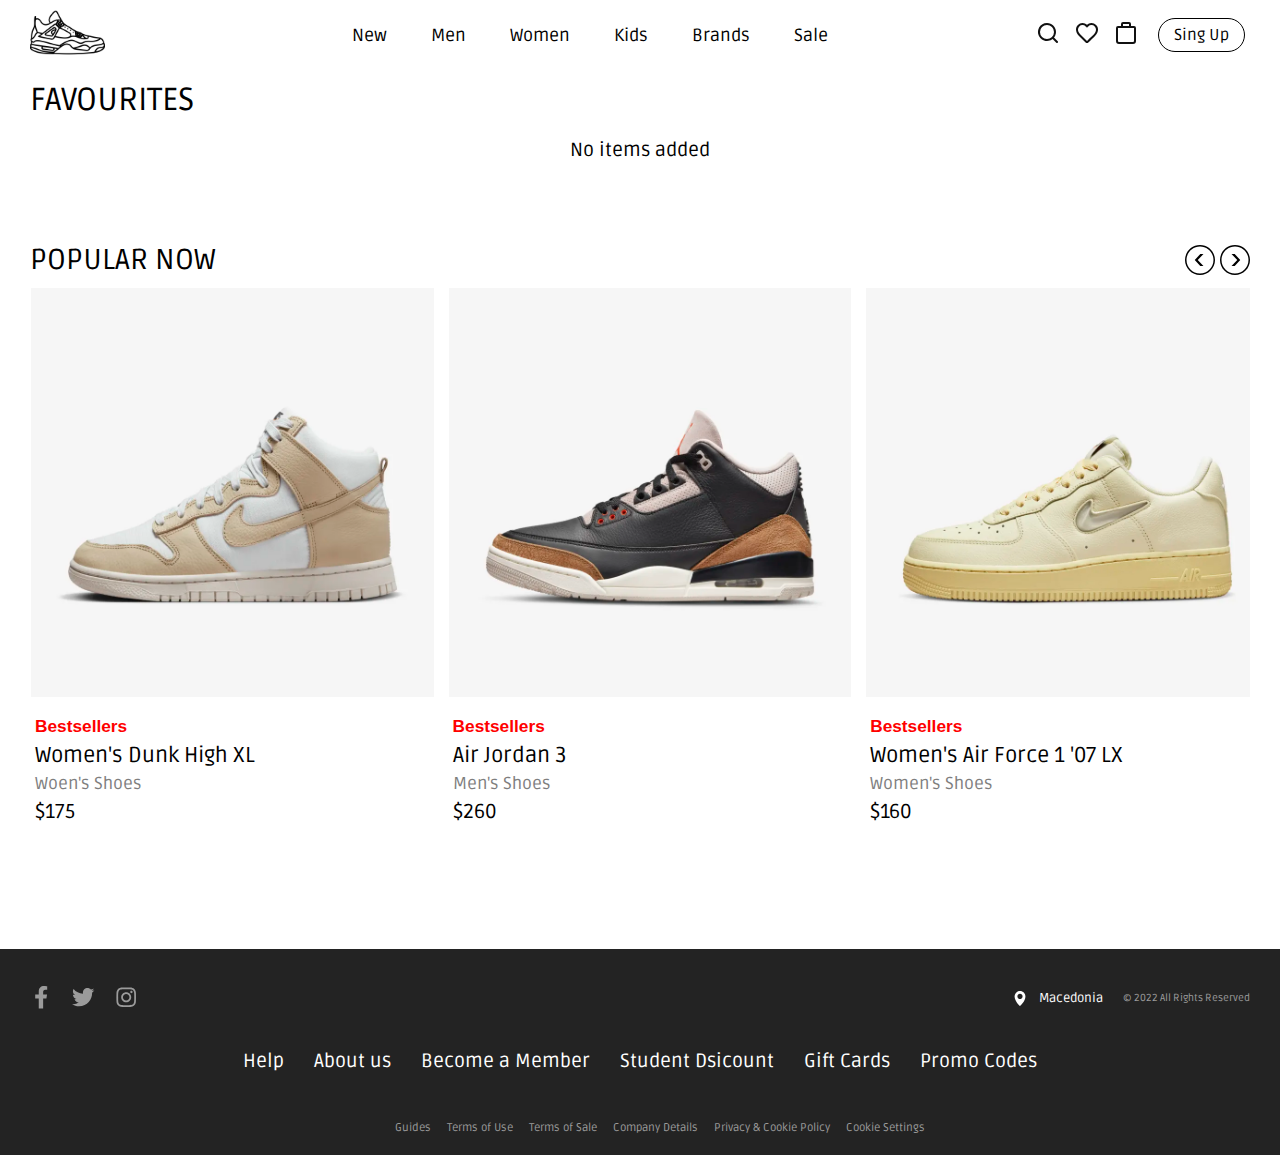
<file: favourite.html>
<!DOCTYPE html>
<html lang="en">
<head>
    <meta charset="UTF-8">
    <meta name="viewport" content="width=device-width, initial.scale=1.0">
    <link rel="preconnect" href="https://fonts.googleapis.com">
    <link rel="preconnect" href="https://fonts.gstatic.com" crossorigin>
    <link href="https://fonts.googleapis.com/css2?family=Koulen&family=Ruda:wght@400;700&display=swap" rel="stylesheet">
    <link rel="icon" href="Img/logo-gokickss.jpeg" type="image/icon type">

    <title>Sneaker shop</title>

    <link rel="stylesheet" href="Css/general.css">
    <link rel="stylesheet" href="Css/header.css">
    <link rel="stylesheet" href="Css/scrolling.css">
    <link rel="stylesheet" href="Css/footer.css">
    <link rel="stylesheet" href="Css/favPage.css">
    <link rel="stylesheet" href="Css/section1.css">

    <script src="JavaScript/hamburger-menu.js"></script>
    <script src="JavaScript/horizontal-scroll.js"></script>
    <script src="JavaScript/search-bar.js"></script>

</head>
<body>
    <div class="header-white"></div>
    <header>
        <a href="index.html" class="logo"><img class="js" src="Img/j's%20logo.png" alt="img"/></a>
        <div class="list">
            <ol class="header__list">
                <li>New<div class="header__hover">
                    <div class="h1">
                        <ol class="h1__list">
                            <li><h3 class="h1__heading">New For Men</h3></li>
                            <li><a href="Sneakers/newForMen.html" class="h1__links">All shoes</a></li>
                            <li><a href="Sneakers/lifestyleMen.html" class="h1__links">Lifestyle</a></li>
                            <li><a href="Sneakers/jordanMen.html" class="h1__links">Jordan</a></li>
                            <li><a href="Sneakers/runningMen.html" class="h1__links">Running</a></li>
                            <li><a href="Sneakers/basketballMen.html" class="h1__links">Basketball</a></li>
                            <li><a href="Sneakers/footballMen.html" class="h1__links">Football</a></li>
                            <li><a href="Sneakers/gymMen.html" class="h1__links">Gym</a></li>
                        </ol>
                        <ol class="h1__list">
                            <li><h3 class="h1__heading">New For Women</h3></li>
                            <li><a href="Sneakers/newForMen.html" class="h1__links">All shoes</a></li>
                            <li><a href="Sneakers/newForMen.html" class="h1__links">Lifestyle</a></li>
                            <li><a href="Sneakers/newForMen.html" class="h1__links">Jordan</a></li>
                            <li><a href="Sneakers/newForMen.html" class="h1__links">Running</a></li>
                            <li><a href="Sneakers/newForMen.html" class="h1__links">Basketball</a></li>
                            <li><a href="Sneakers/newForMen.html" class="h1__links">Football</a></li>
                            <li><a href="Sneakers/newForMen.html" class="h1__links">Gym</a></li>
                        </ol>
                        <ol class="h1__list">
                            <li><h3 class="h1__heading">New For Kids</h3></li>
                            <li><a href="Sneakers/newForMen.html" class="h1__links">All shoes</a></li>
                            <li><a href="Sneakers/newForMen.html" class="h1__links">Lifestyle</a></li>
                            <li><a href="Sneakers/newForMen.html" class="h1__links">Jordan</a></li>
                            <li><a href="Sneakers/newForMen.html" class="h1__links">Running</a></li>
                            <li><a href="Sneakers/newForMen.html" class="h1__links">Basketball</a></li>
                            <li><a href="Sneakers/newForMen.html" class="h1__links">Football</a></li>
                            <li><a href="Sneakers/newForMen.html" class="h1__links">Gym</a></li>
                        </ol>
                        <ol class="h1__list">
                            <li><h3 class="h1__heading">Shop by Brand</h3></li>
                            <li><a href="Sneakers/newForMen.html" class="h1__links">All shoes</a></li>
                            <li><a href="Sneakers/newForMen.html" class="h1__links">Nike</a></li>
                            <li><a href="Sneakers/newForMen.html" class="h1__links">Jordan</a></li>
                            <li><a href="Sneakers/newForMen.html" class="h1__links">Nike SB</a></li>
                        </ol>
                    </div>
                </div></li>
                <li>Men<div class="header__hover">
                    <div class="h1">
                        <ol class="h1__list">
                            <li><h3 class="h1__heading">Collection</h3></li>
                            <li><a class="h1__links">All shoes</a></li>
                            <li><a class="h1__links">Nike</a></li>
                            <li><a class="h1__links">Jordan</a></li>
                            <li><a class="h1__links">Running</a></li>
                            <li><a class="h1__links">Basketball</a></li>
                            <li><a class="h1__links">Football</a></li>
                            <li><a class="h1__links">Gym</a></li>
                        </ol>
                        <ol class="h1__list">
                            <li><h3 class="h1__heading">Air Jordan Men</h3></li>
                            <li><a class="h1__links">All shoes</a></li>
                            <li><a class="h1__links">Air Jordan 1</a></li>
                            <li><a class="h1__links">Air Jordan 1 mid</a></li>
                            <li><a class="h1__links">Air Jordan 1 low</a></li>
                            <li><a class="h1__links">Air Jordan 3</a></li>
                            <li><a class="h1__links">Air Jordan 4</a></li>
                            <li><a class="h1__links">Air Jordan 11 low</a></li>
                        </ol>
                        <ol class="h1__list">
                            <li><h3 class="h1__heading">Nike Men</h3></li>
                            <li><a class="h1__links">All shoes</a></li>
                            <li><a class="h1__links">Air Force 1</a></li>
                            <li><a class="h1__links">Air Max</a></li>
                            <li><a class="h1__links">Air Max 1</a></li>
                            <li><a class="h1__links">Air Max 95</a></li>
                            <li><a class="h1__links">Air Max 97</a></li>
                            <li><a class="h1__links">Air Max 720</a></li>
                            <li><a class="h1__links">Blazer</a></li>
                        </ol>
                        <ol class="h1__list">
                            <li><h3 class="h1__heading">Shop by Sport</h3></li>
                            <li><a class="h1__links">All shoes</a></li>
                            <li><a class="h1__links">Michael Jordan</a></li>
                            <li><a class="h1__links">LeBron James</a></li>
                            <li><a class="h1__links">Kevin Durant</a></li>
                            <li><a class="h1__links">Cristiano Ronaldo</a></li>
                        </ol>
                    </div>
                </div></li>
                <li>Women<div class="header__hover">
                    <div class="h1">
                        <ol class="h1__list">
                            <li><h3 class="h1__heading">Collection</h3></li>
                            <li><a class="h1__links">All shoes</a></li>
                            <li><a class="h1__links">Nike</a></li>
                            <li><a class="h1__links">Jordan</a></li>
                            <li><a class="h1__links">Running</a></li>
                            <li><a class="h1__links">Basketball</a></li>
                            <li><a class="h1__links">Football</a></li>
                            <li><a class="h1__links">Gym</a></li>
                        </ol>
                        <ol class="h1__list">
                            <li><h3 class="h1__heading">Air Jordan Women</h3></li>
                            <li><a class="h1__links">All shoes</a></li>
                            <li><a class="h1__links">Air Jordan 1</a></li>
                            <li><a class="h1__links">Air Jordan 1 mid</a></li>
                            <li><a class="h1__links">Air Jordan 1 low</a></li>
                            <li><a class="h1__links">Air Jordan 3</a></li>
                            <li><a class="h1__links">Air Jordan 4</a></li>
                            <li><a class="h1__links">Air Jordan 11 low</a></li>
                        </ol>
                        <ol class="h1__list">
                            <li><h3 class="h1__heading">Nike Women</h3></li>
                            <li><a class="h1__links">All shoes</a></li>
                            <li><a class="h1__links">Air Force 1</a></li>
                            <li><a class="h1__links">Air Max</a></li>
                            <li><a class="h1__links">Air Max 1</a></li>
                            <li><a class="h1__links">Air Max 95</a></li>
                            <li><a class="h1__links">Air Max 97</a></li>
                            <li><a class="h1__links">Air Max 720</a></li>
                            <li><a class="h1__links">Blazer</a></li>
                        </ol>
                        <ol class="h1__list">
                            <li><h3 class="h1__heading">Shop by Sport</h3></li>
                            <li><a class="h1__links">All shoes</a></li>
                            <li><a class="h1__links">Michael Jordan</a></li>
                            <li><a class="h1__links">LeBron James</a></li>
                            <li><a class="h1__links">Kevin Durant</a></li>
                            <li><a class="h1__links">Cristiano Ronaldo</a></li>
                        </ol>
                    </div>
                </div></li>
                <li>Kids<div class="header__hover">
                    <div class="h1">
                        <ol class="h1__list">
                            <li><h3 class="h1__heading">Collection</h3></li>
                            <li><a class="h1__links">All shoes</a></li>
                            <li><a class="h1__links">Nike</a></li>
                            <li><a class="h1__links">Jordan</a></li>
                            <li><a class="h1__links">Running</a></li>
                            <li><a class="h1__links">Basketball</a></li>
                            <li><a class="h1__links">Football</a></li>
                            <li><a class="h1__links">Gym</a></li>
                        </ol>
                        <ol class="h1__list">
                            <li><h3 class="h1__heading">Air Jordan Kids</h3></li>
                            <li><a class="h1__links">All shoes</a></li>
                            <li><a class="h1__links">Air Jordan 1</a></li>
                            <li><a class="h1__links">Air Jordan 1 mid</a></li>
                            <li><a class="h1__links">Air Jordan 1 low</a></li>
                            <li><a class="h1__links">Air Jordan 3</a></li>
                            <li><a class="h1__links">Air Jordan 4</a></li>
                            <li><a class="h1__links">Air Jordan 11 low</a></li>
                        </ol>
                        <ol class="h1__list">
                            <li><h3 class="h1__heading">Nike Kids</h3></li>
                            <li><a class="h1__links">All shoes</a></li>
                            <li><a class="h1__links">Air Force 1</a></li>
                            <li><a class="h1__links">Air Max</a></li>
                            <li><a class="h1__links">Air Max 1</a></li>
                            <li><a class="h1__links">Air Max 95</a></li>
                            <li><a class="h1__links">Air Max 97</a></li>
                            <li><a class="h1__links">Air Max 720</a></li>
                            <li><a class="h1__links">Blazer</a></li>
                        </ol>
                        <ol class="h1__list">
                            <li><h3 class="h1__heading">Shop by Sport</h3></li>
                            <li><a class="h1__links">All shoes</a></li>
                            <li><a class="h1__links">Michael Jordan</a></li>
                            <li><a class="h1__links">LeBron James</a></li>
                            <li><a class="h1__links">Kevin Durant</a></li>
                            <li><a class="h1__links">Cristiano Ronaldo</a></li>
                        </ol>
                    </div>
                </div></li>
                <li>Brands<div class="header__hover">
                    <div class="h1">
                        <ol class="h1__list">
                            <li><h3 class="h1__heading">All Brands</h3></li>
                            <li><a class="h1__links">All shoes</a></li>
                            <li><a class="h1__links">Nike</a></li>
                            <li><a class="h1__links">Jordan</a></li>
                            <li><a class="h1__links">Nike SB</a></li>
                        </ol>
                        <ol class="h1__list">
                            <li><h3 class="h1__heading">Nike Shoes</h3></li>
                            <li><a class="h1__links">All shoes</a></li>
                            <li><a class="h1__links">Air Force 1</a></li>
                            <li><a class="h1__links">Air Max</a></li>
                            <li><a class="h1__links">Air Max 1</a></li>
                            <li><a class="h1__links">Air Max 95</a></li>
                            <li><a class="h1__links">Air Max 97</a></li>
                            <li><a class="h1__links">Air Max 720</a></li>
                            <li><a class="h1__links">Blazer</a></li>
                        </ol>
                        <ol class="h1__list">
                            <li><h3 class="h1__heading">Jordan Shoes</h3></li>
                            <li><a class="h1__links">All shoes</a></li>
                            <li><a class="h1__links">Air Jordan 1</a></li>
                            <li><a class="h1__links">Air Jordan 1 mid</a></li>
                            <li><a class="h1__links">Air Jordan 1 low</a></li>
                            <li><a class="h1__links">Air Jordan 3</a></li>
                            <li><a class="h1__links">Air Jordan 4</a></li>
                            <li><a class="h1__links">Air Jordan 11 low</a></li>
                        </ol>
                        <ol class="h1__list">
                            <li><h3 class="h1__heading">Nike Skateboarding</h3></li>
                            <li><a class="h1__links">All shoes</a></li>
                            <li><a class="h1__links">Nike SB Chron 2</a></li>
                            <li><a class="h1__links">Nike SB Shane</a></li>
                            <li><a class="h1__links">Nike SB Ishod Wair</a></li>
                            <li><a class="h1__links">Nike SB Blazer</a></li>
                            <li><a class="h1__links">Nike SB Force</a></li>
                            <li><a class="h1__links">Nike SB Dunk</a></li>
                        </ol>
                    </div>
                </div></li>
                <li>Sale<div class="header__hover">
                    <div class="h1">
                        <ol class="h1__list">
                            <li><h3 class="h1__heading">Popular Now</h3></li>
                            <li><a class="h1__links">Best Sellers</a></li>
                            <li><a class="h1__links">Dunk</a></li>
                            <li><a class="h1__links">LB James x PSG</a></li>
                            <li><a class="h1__links">Women's Air Force 1</a></li>
                            <li><a class="h1__links">White Air Force 1</a></li>
                            <li><a class="h1__links">Air Jordan 1 low</a></li>
                            <li><a class="h1__links">LB James Shoes</a></li>
                        </ol>
                        <ol class="h1__list">
                            <li><h3 class="h1__heading">Sale For Men</h3></li>
                            <li><a class="h1__links">Best Sellers</a></li>
                            <li><a class="h1__links">LB James x PSG</a></li>
                            <li><a class="h1__links">White Air Force 1</a></li>
                            <li><a class="h1__links">Air Jordan 1 low</a></li>
                            <li><a class="h1__links">LB James Shoes</a></li>
                            <li><a class="h1__links">Nike SB Chron 2</a></li>
                            <li><a class="h1__links">Air Force 1</a></li>
                        </ol>
                        <ol class="h1__list">
                            <li><h3 class="h1__heading">Sale For Women</h3></li>
                            <li><a class="h1__links">Best Sellers</a></li>
                            <li><a class="h1__links">Dunk</a></li>
                            <li><a class="h1__links">Women's Air Force 1</a></li>
                            <li><a class="h1__links">White Air Force 1</a></li>
                            <li><a class="h1__links">Air Jordan 1 low</a></li>
                            <li><a class="h1__links">Air Jordan 11 low</a></li>
                        </ol>
                        <ol class="h1__list">
                            <li><h3 class="h1__heading">Sale For Kids</h3></li>
                            <li><a class="h1__links">Best Sellers</a></li>
                            <li><a class="h1__links">Air Jordan x PSG</a></li>
                            <li><a class="h1__links">LB James Shoes</a></li>
                            <li><a class="h1__links">CR7 Shoes</a></li>
                            <li><a class="h1__links">Air Force 1</a></li>
                        </ol>
                    </div>
                </div></li>
            </ol>
            <div class="white-div"></div>
        </div>
        <div class="search-div">
            <div class="right">
                <button class="search-button sm-margin"><svg class="pre-search-input-icon" fill="#111" height="24px" width="24px" viewBox="0 0 24 24"><path d="M21.71 20.29L18 16.61A9 9 0 1 0 16.61 18l3.68 3.68a1 1 0 0 0 1.42 0 1 1 0 0 0 0-1.39zM11 18a7 7 0 1 1 7-7 7 7 0 0 1-7 7z"></path></svg></button>
                <a href="favourite.html" class="sm-margin"><svg class="fav-icon" width="24px" height="24px" fill="#111" viewBox="0 0 24 24"><path d="M21.11 4a6.6 6.6 0 0 0-4.79-1.92A6.27 6.27 0 0 0 12 3.84 6.57 6.57 0 0 0 2.89 4c-2.8 2.68-2.45 7.3.88 10.76l6.84 6.63A2 2 0 0 0 12 22a2 2 0 0 0 1.37-.54l.2-.19.61-.57c.6-.57 1.42-1.37 2.49-2.41l2.44-2.39 1.09-1.07c3.38-3.55 3.8-8.1.91-10.83zm-2.35 9.4l-.25.24-.8.79-2.44 2.39c-1 1-1.84 1.79-2.44 2.36L12 20l-6.83-6.68c-2.56-2.66-2.86-6-.88-7.92a4.52 4.52 0 0 1 6.4 0l.09.08a2.12 2.12 0 0 1 .32.3l.9.94.9-.94.28-.27.11-.09a4.52 4.52 0 0 1 6.43 0c1.97 1.9 1.67 5.25-.96 7.98z"></path></svg></a>
                <a href="cart.html" class="sm-margin"><svg class="cart-icon" width="24px" height="24px" fill="#111" viewBox="0 0 24 24"><path d="M16 7a1 1 0 0 1-1-1V3H9v3a1 1 0 0 1-2 0V3a2 2 0 0 1 2-2h6a2 2 0 0 1 2 2v3a1 1 0 0 1-1 1z"></path><path d="M20 5H4a2 2 0 0 0-2 2v13a3 3 0 0 0 3 3h14a3 3 0 0 0 3-3V7a2 2 0 0 0-2-2zm0 15a1 1 0 0 1-1 1H5a1 1 0 0 1-1-1V7h16z"></path></svg></a>
                <button id="hamburger-menu" class="hamburger-menu sm-margin"><svg width="24px" height="24px" fill="#111" viewBox="0 0 24 24"><path d="M21 13H3c-.6 0-1-.4-1-1s.4-1 1-1h18c.6 0 1 .4 1 1s-.4 1-1 1zm0-8H3c-.6 0-1-.4-1-1s.4-1 1-1h18c.6 0 1 .4 1 1s-.4 1-1 1zm0 16H3c-.6 0-1-.4-1-1s.4-1 1-1h18c.6 0 1 .4 1 1s-.4 1-1 1z"></path></svg></button>
                <a href="sing-up.html" class="sing-up"><p>Sing Up</p></a>
            </div>
        </div>
        <div id="ham-list" class="hamburger-list">
            <div id="ham-inside" class="hamburger-list-inside">
                <button onclick="closeHamActive()" id="esc-button" class="esc-hamburger"><img draggable="false" src="Img/esc.png" alt="img"/> </button>
                <div class="hamburger-ol">
                    <button onclick="hamActive(0)">New</button>
                    <div class="hamburger-ol-active hamburger-new">
                        <a href="Sneakers/newForMen.html">New For Men</a>
                        <a href="Sneakers/newForMen.html">New For Women</a>
                        <a href="Sneakers/newForMen.html">New For Kids</a>
                        <a href="Sneakers/newForMen.html">Shop By Brand</a>
                    </div>
                    <button onclick="hamActive(1)">Men</button>
                    <div class="hamburger-ol-active hamburger-men">
                        <a href="Sneakers/newForMen.html">Colection</a>
                        <a href="Sneakers/newForMen.html">Air Jordan</a>
                        <a href="Sneakers/newForMen.html">Nike Men</a>
                        <a href="Sneakers/newForMen.html">Shop By Sport</a>
                    </div>
                    <button onclick="hamActive(2)">Women</button>
                    <div class="hamburger-ol-active hamburger-women">
                        <a href="Sneakers/newForMen.html">Colection</a>
                        <a href="Sneakers/newForMen.html">Air Jordan</a>
                        <a href="Sneakers/newForMen.html">Nike Women</a>
                        <a href="Sneakers/newForMen.html">Shop By Sport</a>
                    </div>
                    <button onclick="hamActive(3)">Kids</button>
                    <div class="hamburger-ol-active hamburger-kids">
                        <a href="Sneakers/newForMen.html">Colection</a>
                        <a href="Sneakers/newForMen.html">Air Jordan</a>
                        <a href="Sneakers/newForMen.html">Nike Kids</a>
                        <a href="Sneakers/newForMen.html">Shop By Sport</a>
                    </div>
                    <button onclick="hamActive(4)">Brand</button>
                    <div class="hamburger-ol-active hamburger-brand">
                        <a href="Sneakers/newForMen.html">All Brands</a>
                        <a href="Sneakers/newForMen.html">Nike Shoes</a>
                        <a href="Sneakers/newForMen.html">Jordan Shoes</a>
                        <a href="Sneakers/newForMen.html">Nike SB</a>
                    </div>
                    <button onclick="hamActive(5)">Sale</button>
                    <div class="hamburger-ol-active hamburger-sale">
                        <a href="Sneakers/newForMen.html">Popular Now</a>
                        <a href="Sneakers/newForMen.html">Sale For Men</a>
                        <a href="Sneakers/newForMen.html">Sale For Women</a>
                        <a href="Sneakers/newForMen.html">Sale For Kids</a>
                    </div>
                </div>

                <div class="social-media">
                    <ol class="sm-icons">
                        <li><a href="https://www.facebook.com/" class="fb-icon"><svg stroke="currentColor" fill="currentColor" stroke-width="0" viewBox="0 0 320 512" height="1em" width="1em" xmlns="http://www.w3.org/2000/svg"><path d="M279.14 288l14.22-92.66h-88.91v-60.13c0-25.35 12.42-50.06 52.24-50.06h40.42V6.26S260.43 0 225.36 0c-73.22 0-121.08 44.38-121.08 124.72v70.62H22.89V288h81.39v224h100.17V288z"></path></svg></a></li>
                        <li><a href="https://twitter.com/" class="twitter-icon"><svg stroke="currentColor" fill="currentColor" stroke-width="0" viewBox="0 0 512 512" height="1em" width="1em" xmlns="http://www.w3.org/2000/svg"><path d="M459.37 151.716c.325 4.548.325 9.097.325 13.645 0 138.72-105.583 298.558-298.558 298.558-59.452 0-114.68-17.219-161.137-47.106 8.447.974 16.568 1.299 25.34 1.299 49.055 0 94.213-16.568 130.274-44.832-46.132-.975-84.792-31.188-98.112-72.772 6.498.974 12.995 1.624 19.818 1.624 9.421 0 18.843-1.3 27.614-3.573-48.081-9.747-84.143-51.98-84.143-102.985v-1.299c13.969 7.797 30.214 12.67 47.431 13.319-28.264-18.843-46.781-51.005-46.781-87.391 0-19.492 5.197-37.36 14.294-52.954 51.655 63.675 129.3 105.258 216.365 109.807-1.624-7.797-2.599-15.918-2.599-24.04 0-57.828 46.782-104.934 104.934-104.934 30.213 0 57.502 12.67 76.67 33.137 23.715-4.548 46.456-13.32 66.599-25.34-7.798 24.366-24.366 44.833-46.132 57.827 21.117-2.273 41.584-8.122 60.426-16.243-14.292 20.791-32.161 39.308-52.628 54.253z"></path></svg></a></li>
                        <li><a href="https://www.instagram.com/gokickss/" class="insta-icon"><svg stroke="currentColor" fill="currentColor" stroke-width="0" viewBox="0 0 448 512" height="1em" width="1em" xmlns="http://www.w3.org/2000/svg"><path d="M224.1 141c-63.6 0-114.9 51.3-114.9 114.9s51.3 114.9 114.9 114.9S339 319.5 339 255.9 287.7 141 224.1 141zm0 189.6c-41.1 0-74.7-33.5-74.7-74.7s33.5-74.7 74.7-74.7 74.7 33.5 74.7 74.7-33.6 74.7-74.7 74.7zm146.4-194.3c0 14.9-12 26.8-26.8 26.8-14.9 0-26.8-12-26.8-26.8s12-26.8 26.8-26.8 26.8 12 26.8 26.8zm76.1 27.2c-1.7-35.9-9.9-67.7-36.2-93.9-26.2-26.2-58-34.4-93.9-36.2-37-2.1-147.9-2.1-184.9 0-35.8 1.7-67.6 9.9-93.9 36.1s-34.4 58-36.2 93.9c-2.1 37-2.1 147.9 0 184.9 1.7 35.9 9.9 67.7 36.2 93.9s58 34.4 93.9 36.2c37 2.1 147.9 2.1 184.9 0 35.9-1.7 67.7-9.9 93.9-36.2 26.2-26.2 34.4-58 36.2-93.9 2.1-37 2.1-147.8 0-184.8zM398.8 388c-7.8 19.6-22.9 34.7-42.6 42.6-29.5 11.7-99.5 9-132.1 9s-102.7 2.6-132.1-9c-19.6-7.8-34.7-22.9-42.6-42.6-11.7-29.5-9-99.5-9-132.1s-2.6-102.7 9-132.1c7.8-19.6 22.9-34.7 42.6-42.6 29.5-11.7 99.5-9 132.1-9s102.7-2.6 132.1 9c19.6 7.8 34.7 22.9 42.6 42.6 11.7 29.5 9 99.5 9 132.1s2.7 102.7-9 132.1z"></path></svg></a></li>
                    </ol>
                </div>

                <p class="about">Become a GoKickss Member for the best products, inspiration and stories in sport.</p>
                <a href="sing-up.html" class="login-menager">Sing up</a>

                <div class="hamburger-rest-icons">
                    <a><svg class="fav-icon" width="24px" height="24px" fill="#111" viewBox="0 0 24 24"><path d="M21.11 4a6.6 6.6 0 0 0-4.79-1.92A6.27 6.27 0 0 0 12 3.84 6.57 6.57 0 0 0 2.89 4c-2.8 2.68-2.45 7.3.88 10.76l6.84 6.63A2 2 0 0 0 12 22a2 2 0 0 0 1.37-.54l.2-.19.61-.57c.6-.57 1.42-1.37 2.49-2.41l2.44-2.39 1.09-1.07c3.38-3.55 3.8-8.1.91-10.83zm-2.35 9.4l-.25.24-.8.79-2.44 2.39c-1 1-1.84 1.79-2.44 2.36L12 20l-6.83-6.68c-2.56-2.66-2.86-6-.88-7.92a4.52 4.52 0 0 1 6.4 0l.09.08a2.12 2.12 0 0 1 .32.3l.9.94.9-.94.28-.27.11-.09a4.52 4.52 0 0 1 6.43 0c1.97 1.9 1.67 5.25-.96 7.98z"></path></svg> Favourite</a>
                    <a><svg class="cart-icon" width="24px" height="24px" fill="#111" viewBox="0 0 24 24"><path d="M16 7a1 1 0 0 1-1-1V3H9v3a1 1 0 0 1-2 0V3a2 2 0 0 1 2-2h6a2 2 0 0 1 2 2v3a1 1 0 0 1-1 1z"></path><path d="M20 5H4a2 2 0 0 0-2 2v13a3 3 0 0 0 3 3h14a3 3 0 0 0 3-3V7a2 2 0 0 0-2-2zm0 15a1 1 0 0 1-1 1H5a1 1 0 0 1-1-1V7h16z"></path></svg> Cart</a>
                    <a><svg class="order-icon" height="24px" width="24px" fill="#111" viewBox="0 0 1000 1000"><path d="M995.6 241.3c0-4.4-4.4-4.4-4.4-8.8-4.4-4.4-8.8-4.4-8.8-8.8H978L486.9 4.5h-35.1L22 219.3h-4.4l-8.8 8.8c-3.2 3.6-4.8 8.4-4.4 13.2H.1v504.3C-1 760.8 7.9 775 22 780.7l495.5 214.9h30.7L978 780.7c13.3-6.6 21.8-20.2 21.9-35.1V254.4c.4-4.8-1.1-9.5-4.3-13.1zM469.3 83.4l399.1 175.4-122.8 61.4-399.1-175.4 122.8-61.4zm61.4 342.1L131.6 250l122.8-61.4L653.5 364l-122.8 61.5zM79 315.8l412.2 179.8V899L79 719.3V315.8zm842 403.5L570.2 894.7V495.6L921 320.2v399.1z"></path></svg> Orders</a>
                    <a><svg class="help-icon" height="24px" width="24px" fill="#111" viewBox="0 0 24 24"><path d="M11.9 15.767c-.6 0-1.1.5-1.1 1.1 0 .6.5 1.1 1.1 1.1s1.1-.5 1.1-1.1c0-.6-.5-1.1-1.1-1.1m0-9.6c-1.3 0-2.5 1.1-2.6 1.3-.4.4-.4 1 0 1.4.4.4 1 .4 1.4 0 .2-.3.8-.8 1.2-.8.5 0 1 .4 1 1 0 .3-.1.6-.4.8-1 .7-1.6 1.8-1.6 2.8v.3c0 .5.4 1 1 1s1-.4 1-1v-.3c0-.6.5-1.1.8-1.3.7-.5 1.2-1.4 1.2-2.4-.1-1.5-1.4-2.8-3-2.8"></path><path d="M12 23.5C5.7 23.5.5 18.3.5 12S5.7.5 12 .5 23.5 5.7 23.5 12 18.3 23.5 12 23.5zm0-21c-5.2 0-9.5 4.3-9.5 9.5s4.3 9.5 9.5 9.5 9.5-4.3 9.5-9.5-4.3-9.5-9.5-9.5z"></path></svg> Help</a>
                </div>
            </div>
        </div>
        <div class="blur"></div>
    </header>
    <div class="search-input">
    <input type="search" placeholder="Search">
    <button class="esc-hamburger esc"><img draggable="false" src="Img/esc.png" alt="img"/> </button>
</div>

    <section id="fav-section">
        <div class="fav-top">
            <p class="heading">FAVOURITES</p>
            <p>No items added</p>
        </div>
    </section>

    <section id="scrolling1">
        <div class="scrolling-top">
            <p class="heading">POPULAR NOW</p>
            <div class="arrows">
                <button id="scrolling1-left-arrow" class="left-arrow"><svg id="icons_1_" xmlns="http://www.w3.org/2000/svg" x="0" y="0" viewBox="0 0 128 128" xml:space="preserve"><g id="row2_1_"><g id="_x31__4_"><path class="st2" d="M64 .3C28.7.3 0 28.8 0 64s28.7 63.7 64 63.7 64-28.5 64-63.7S99.3.3 64 .3zm0 121C32.2 121.3 6.4 95.7 6.4 64 6.4 32.3 32.2 6.7 64 6.7s57.6 25.7 57.6 57.3c0 31.7-25.8 57.3-57.6 57.3zm1.3-82.8L41.6 64l23.6 25.5h13.5L54.4 64l24.4-25.5H65.3z" id="left_3_"/></g></g></svg></button>
                <button id="scrolling1-right-arrow" class="right-arrow"><svg id="icons_1_" xmlns="http://www.w3.org/2000/svg" x="0" y="0" viewBox="0 0 128 128" xml:space="preserve"><g id="row1_1_"><g id="_x31__3_"><path class="st2" d="M64 0C28.7 0 0 28.7 0 64s28.7 64 64 64 64-28.7 64-64S99.3 0 64 0zm0 121.6C32.2 121.6 6.4 95.8 6.4 64S32.2 6.4 64 6.4s57.6 25.8 57.6 57.6-25.8 57.6-57.6 57.6zM49.2 38.4 73.6 64 49.2 89.6h13.5L86.4 64 62.7 38.4H49.2z" id="_x32__2_"/></g></g></svg></button>
            </div>
        </div>
        <div id="scrolling-div-1" class="scrolling-div">
            <div class="sneaker1">
                <a><img src="Img/dunk-high2.webp" alt="img"/></a>
                <div class="sneaker-info">
                    <p class="best-sales">Bestsellers</p>
                    <p class="sneaker-name">Women's Dunk High XL</p>
                    <p class="sneaker-type">Woen's Shoes</p>
                    <p class="sneaker-price">$175</p>
                </div>
            </div>
            <div class="sneaker1">
                <a><img src="Img/jordan3-img.webp" alt="img"/></a>
                <div class="sneaker-info">
                    <p class="best-sales">Bestsellers</p>
                    <p class="sneaker-name">Air Jordan 3</p>
                    <p class="sneaker-type">Men's Shoes</p>
                    <p class="sneaker-price">$260</p>
                </div>
            </div>
            <div class="sneaker1">
                <a><img src="Img/af1-bestsellers.webp" alt="img"/></a>
                <div class="sneaker-info">
                    <p class="best-sales">Bestsellers</p>
                    <p class="sneaker-name">Women's Air Force 1 '07 LX</p>
                    <p class="sneaker-type">Women's Shoes</p>
                    <p class="sneaker-price">$160</p>
                </div>
            </div>
            <div class="sneaker1">
                <a href="Sneakers-view/airForce1White.html"><img src="Img/af1-white.webp" alt="img"/></a>
                <div class="sneaker-info">
                    <p class="best-sales">Bestsellers</p>
                    <p class="sneaker-name">White Air Force 1</p>
                    <p class="sneaker-type">Shoe</p>
                    <p class="sneaker-price">$105 <s>$130</s></p>
                </div>
            </div>
            <div class="sneaker1">
                <a><img src="Img/air-more.webp" alt="img"/></a>
                <div class="sneaker-info">
                    <p class="best-sales">Bestsellers</p>
                    <p class="sneaker-name">Air More Uptempo '96</p>
                    <p class="sneaker-type">Men's Shoes</p>
                    <p class="sneaker-price">$230</p>
                </div>
            </div>
            <div class="sneaker1">
                <a><img src="Img/dunk-high.webp" alt="img"/></a>
                <div class="sneaker-info">
                    <p class="best-sales">Bestsellers</p>
                    <p class="sneaker-name">Women's Dunk High</p>
                    <p class="sneaker-type">Women's Shoes</p>
                    <p class="sneaker-price">$175</p>
                </div>
            </div>
            <div class="sneaker1">
                <a><img src="Img/lebron19-low.webp" alt="img"/></a>
                <div class="sneaker-info">
                    <p class="best-sales">Bestsellers</p>
                    <p class="sneaker-name">LeBron 19 Low</p>
                    <p class="sneaker-type">Basketball Shoes</p>
                    <p class="sneaker-price">$210</p>
                </div>
            </div>
            <div class="sneaker1">
                <a><img src="Img/jordan-low-kids.webp" alt="img"/></a>
                <div class="sneaker-info">
                    <p class="best-sales">Bestsellers</p>
                    <p class="sneaker-name">Air Jordan 1 Low</p>
                    <p class="sneaker-type">Kids's Shoes</p>
                    <p class="sneaker-price">$105</p>
                </div>
            </div>
            <div class="sneaker1">
                <a><img src="Img/af1-white-black.webp" alt="img"/></a>
                <div class="sneaker-info">
                    <p class="best-sales">Bestsellers</p>
                    <p class="sneaker-name">Air Force 1</p>
                    <p class="sneaker-type">Men's Shoes</p>
                    <p class="sneaker-price">$100</p>
                </div>
            </div>
            <div class="sneaker1">
                <a><img src="Img/huarache-kids.webp" alt="img"/></a>
                <div class="sneaker-info">
                    <p class="best-sales">Bestsellers</p>
                    <p class="sneaker-name">Huarache Run</p>
                    <p class="sneaker-type">Older Kid's Shoes</p>
                    <p class="sneaker-price">$90</p>
                </div>
            </div>
            <div class="sneaker1">
                <a><img src="Img/max97.webp" alt="img"/></a>
                <div class="sneaker-info">
                    <p class="best-sales">Bestsellers</p>
                    <p class="sneaker-name">Air Max 97</p>
                    <p class="sneaker-type">Men's Shoes</p>
                    <p class="sneaker-price">$240</p>
                </div>
            </div>
            <div class="sneaker1">
                <a><img src="Img/women-max97.webp" alt="img"/></a>
                <div class="sneaker-info">
                    <p class="best-sales">Bestsellers</p>
                    <p class="sneaker-name">Air Max 97</p>
                    <p class="sneaker-type">Women's Shoes</p>
                    <p class="sneaker-price">$240</p>
                </div>
            </div>
        </div>
    </section>

    <footer>
    <div class="footer-top">
        <div class="footer-top-left">
            <ol class="sm-icons">
                <li><a href="https://www.facebook.com/" class="fb-icon fb-footer"><svg stroke="currentColor" fill="currentColor" stroke-width="0" viewBox="0 0 320 512" height="1em" width="1em" xmlns="http://www.w3.org/2000/svg"><path d="M279.14 288l14.22-92.66h-88.91v-60.13c0-25.35 12.42-50.06 52.24-50.06h40.42V6.26S260.43 0 225.36 0c-73.22 0-121.08 44.38-121.08 124.72v70.62H22.89V288h81.39v224h100.17V288z"></path></svg></a></li>
                <li><a href="https://twitter.com/" class="twitter-icon twitter-footer"><svg stroke="currentColor" fill="currentColor" stroke-width="0" viewBox="0 0 512 512" height="1em" width="1em" xmlns="http://www.w3.org/2000/svg"><path d="M459.37 151.716c.325 4.548.325 9.097.325 13.645 0 138.72-105.583 298.558-298.558 298.558-59.452 0-114.68-17.219-161.137-47.106 8.447.974 16.568 1.299 25.34 1.299 49.055 0 94.213-16.568 130.274-44.832-46.132-.975-84.792-31.188-98.112-72.772 6.498.974 12.995 1.624 19.818 1.624 9.421 0 18.843-1.3 27.614-3.573-48.081-9.747-84.143-51.98-84.143-102.985v-1.299c13.969 7.797 30.214 12.67 47.431 13.319-28.264-18.843-46.781-51.005-46.781-87.391 0-19.492 5.197-37.36 14.294-52.954 51.655 63.675 129.3 105.258 216.365 109.807-1.624-7.797-2.599-15.918-2.599-24.04 0-57.828 46.782-104.934 104.934-104.934 30.213 0 57.502 12.67 76.67 33.137 23.715-4.548 46.456-13.32 66.599-25.34-7.798 24.366-24.366 44.833-46.132 57.827 21.117-2.273 41.584-8.122 60.426-16.243-14.292 20.791-32.161 39.308-52.628 54.253z"></path></svg></a></li>
                <li><a href="https://www.instagram.com/" class="insta-icon insta-footer"><svg stroke="currentColor" fill="currentColor" stroke-width="0" viewBox="0 0 448 512" height="1em" width="1em" xmlns="http://www.w3.org/2000/svg"><path d="M224.1 141c-63.6 0-114.9 51.3-114.9 114.9s51.3 114.9 114.9 114.9S339 319.5 339 255.9 287.7 141 224.1 141zm0 189.6c-41.1 0-74.7-33.5-74.7-74.7s33.5-74.7 74.7-74.7 74.7 33.5 74.7 74.7-33.6 74.7-74.7 74.7zm146.4-194.3c0 14.9-12 26.8-26.8 26.8-14.9 0-26.8-12-26.8-26.8s12-26.8 26.8-26.8 26.8 12 26.8 26.8zm76.1 27.2c-1.7-35.9-9.9-67.7-36.2-93.9-26.2-26.2-58-34.4-93.9-36.2-37-2.1-147.9-2.1-184.9 0-35.8 1.7-67.6 9.9-93.9 36.1s-34.4 58-36.2 93.9c-2.1 37-2.1 147.9 0 184.9 1.7 35.9 9.9 67.7 36.2 93.9s58 34.4 93.9 36.2c37 2.1 147.9 2.1 184.9 0 35.9-1.7 67.7-9.9 93.9-36.2 26.2-26.2 34.4-58 36.2-93.9 2.1-37 2.1-147.8 0-184.8zM398.8 388c-7.8 19.6-22.9 34.7-42.6 42.6-29.5 11.7-99.5 9-132.1 9s-102.7 2.6-132.1-9c-19.6-7.8-34.7-22.9-42.6-42.6-11.7-29.5-9-99.5-9-132.1s-2.6-102.7 9-132.1c7.8-19.6 22.9-34.7 42.6-42.6 29.5-11.7 99.5-9 132.1-9s102.7-2.6 132.1 9c19.6 7.8 34.7 22.9 42.6 42.6 11.7 29.5 9 99.5 9 132.1s2.7 102.7-9 132.1z"></path></svg></a></li>
            </ol>
        </div>
        <div class="footer-top-right">
            <svg class="location" height="15px" width="18px" fill="#111" viewBox="0 0 42 58"><path d="M21 0C9.4 0 0 9.5 0 21.2 0 39.9 21 58 21 58s21-18.1 21-36.8C42 9.5 32.6 0 21 0zm0 31c-5.5 0-10-4.5-10-10s4.5-10 10-10 10 4.5 10 10-4.5 10-10 10z"></path></svg>
            <p class="country">Macedonia</p>
            <p class="copyright">© 2022 All Rights Reserved</p>
        </div>
    </div>
    <div class="footer-mid">
        <ol class="footer-mid-list">
            <li><a>Help</a></li>
            <li><a>About us</a></li>
            <li><a>Become a Member</a></li>
            <li><a>Student Dsicount</a></li>
            <li><a>Gift Cards</a></li>
            <li><a>Promo Codes</a></li>
        </ol>
    </div>
    <div class="footer-bot">
        <ol class="footer-info-list">
            <li><a>Guides</a></li>
            <li><a>Terms of Use</a></li>
            <li><a>Terms of Sale</a></li>
            <li><a>Company Details</a></li>
            <li><a>Privacy & Cookie Policy</a></li>
            <li><a>Cookie Settings</a></li>
        </ol>
    </div>
</footer>
</body>
</html>
</file>
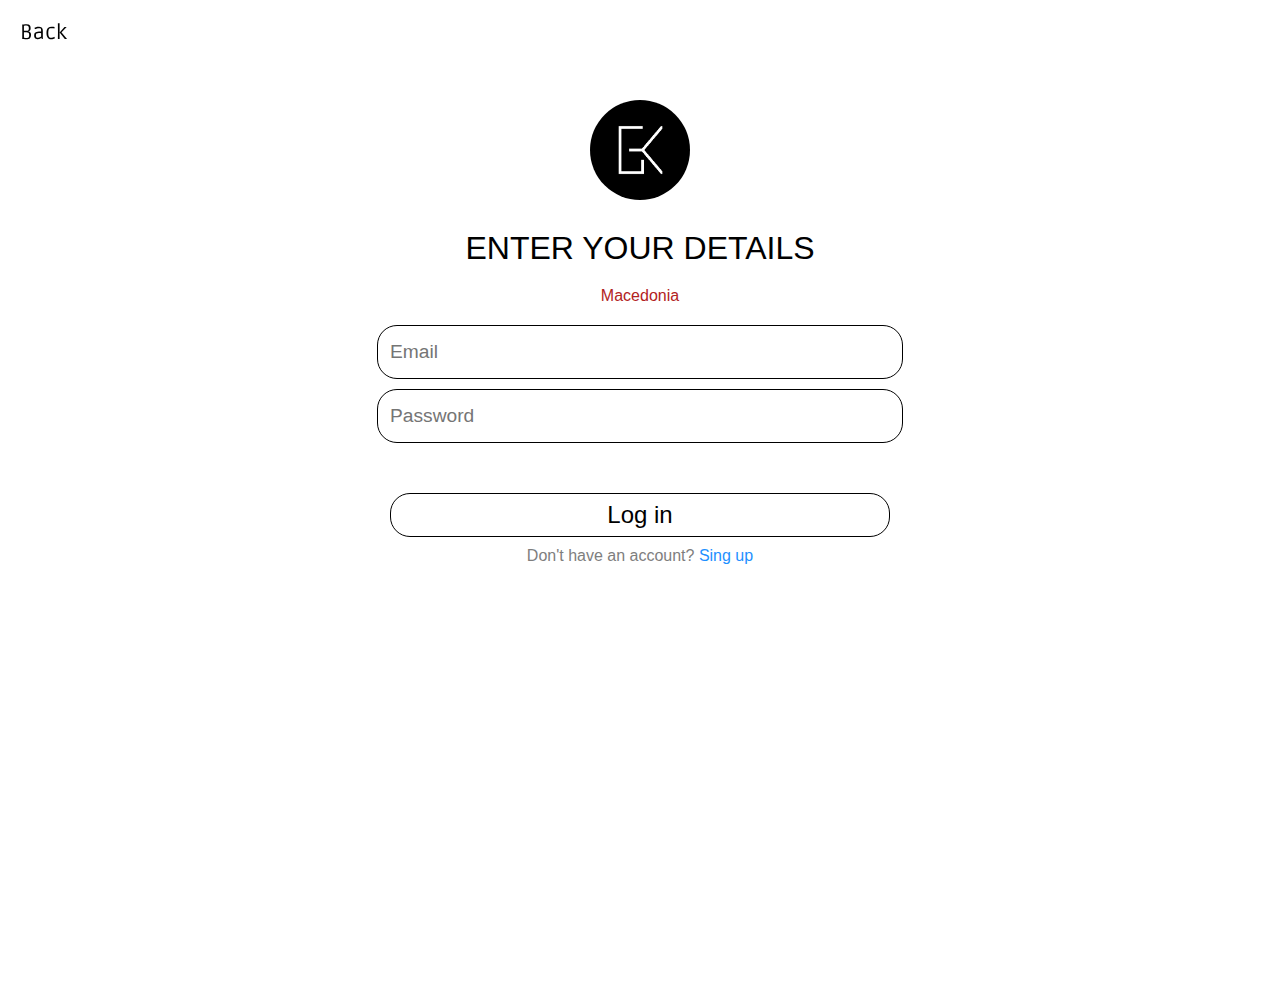
<file: login.html>
<!DOCTYPE html>
<html lang="en">
<head>
    <meta charset="UTF-8">
    <meta name="viewport" content="width=device-width, initial.scale=1.0">
    <link rel="preconnect" href="https://fonts.googleapis.com">
    <link rel="preconnect" href="https://fonts.gstatic.com" crossorigin>
    <link href="https://fonts.googleapis.com/css2?family=Koulen&family=Ruda:wght@400;700&display=swap" rel="stylesheet">
    <link rel="icon" href="Img/logo-gokickss.jpeg" type="image/icon type">

    <title>Welcome to GoKickss</title>

    <link rel="stylesheet" href="Css/sing-up.css">
    <link rel="stylesheet" href="Css/general.css">

</head>
<body>
<section id="sing-up-div">
    <img class="logo-gokickss" src="Img/logo-gokickss.jpeg" alt="logo-img"/>

    <p class="sing-up-details">ENTER YOUR DETAILS</p>
    <p class="sing-up-country">Macedonia</p>
    <input class="sing-up-input" type="text" placeholder="Email"/>
    <input class="sing-up-input" placeholder="Password" type="password">
    <button class="sing-up-button">Log in</button>
    <p class="sing-up-login">Don't have an account? <span><a href="sing-up.html">Sing up</a></span></p>

</section>

<a href="index.html" class="sing-up-back">Back</a>
</body>
</html>
</file>
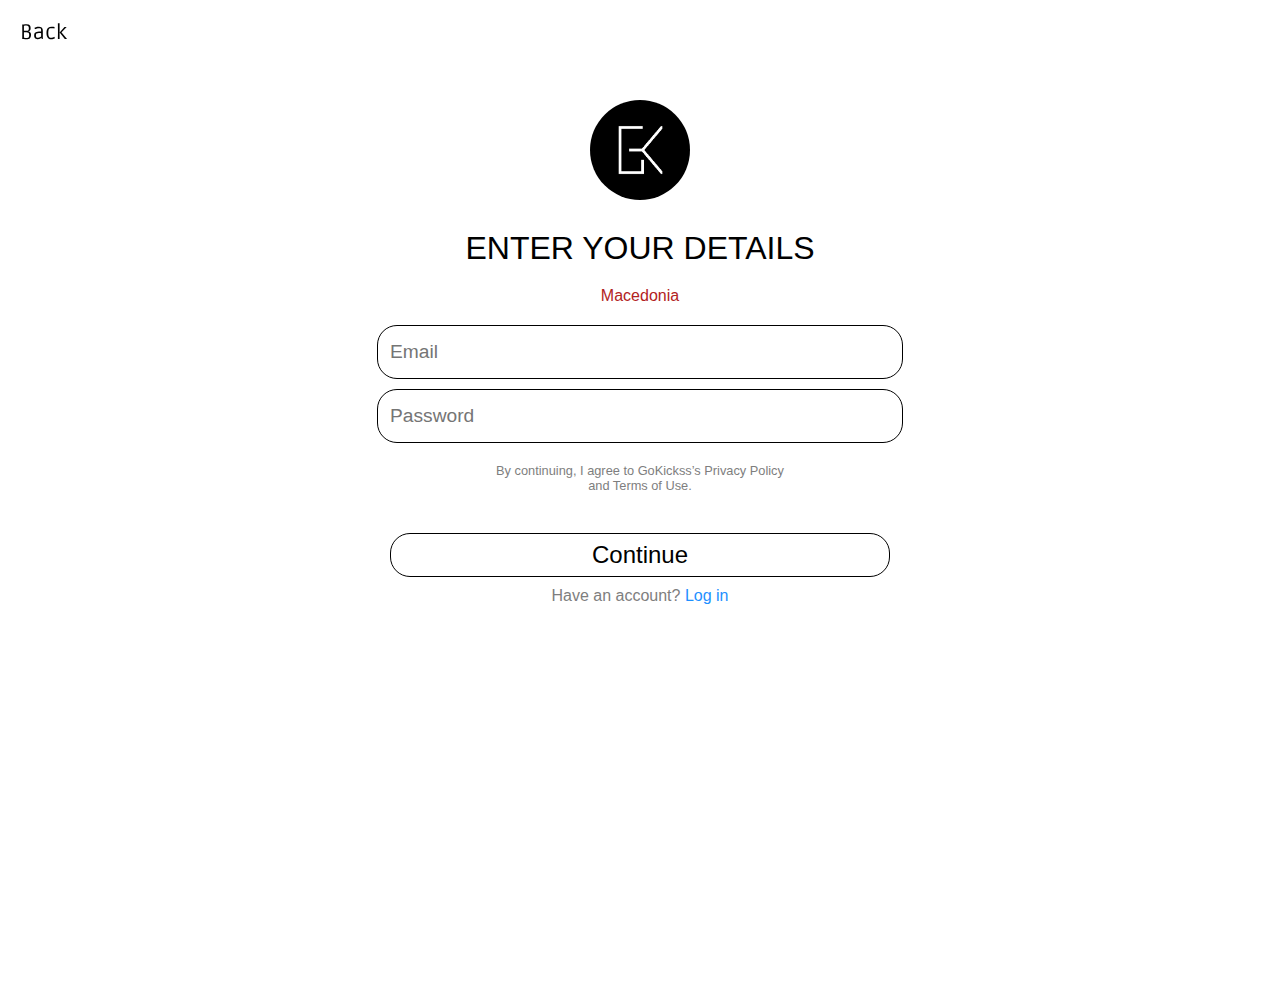
<file: sing-up.html>
<!DOCTYPE html>
<html lang="en">
<head>
    <meta charset="UTF-8">
    <meta name="viewport" content="width=device-width, initial.scale=1.0">
    <link rel="preconnect" href="https://fonts.googleapis.com">
    <link rel="preconnect" href="https://fonts.gstatic.com" crossorigin>
    <link href="https://fonts.googleapis.com/css2?family=Koulen&family=Ruda:wght@400;700&display=swap" rel="stylesheet">
    <link rel="icon" href="Img/logo-gokickss.jpeg" type="image/icon type">

    <title>Welcome to GoKickss</title>

    <link rel="stylesheet" href="Css/sing-up.css">
    <link rel="stylesheet" href="Css/general.css">

</head>
<body>
    <section id="sing-up-div">
        <img class="logo-gokickss" src="Img/logo-gokickss.jpeg" alt="logo-img"/>

        <p class="sing-up-details">ENTER YOUR DETAILS</p>
        <p class="sing-up-country">Macedonia</p>
        <input class="sing-up-input" type="text" placeholder="Email"/>
        <input class="sing-up-input" placeholder="Password" type="password">
        <p class="terms-privacy">By continuing, I agree to GoKickss’s Privacy Policy and Terms of Use.</p>
        <button class="sing-up-button">Continue</button>
        <p class="sing-up-login">Have an account? <span><a href="login.html">Log in</a></span></p>

    </section>

    <a href="index.html" class="sing-up-back">Back</a>
</body>
</html>
</file>
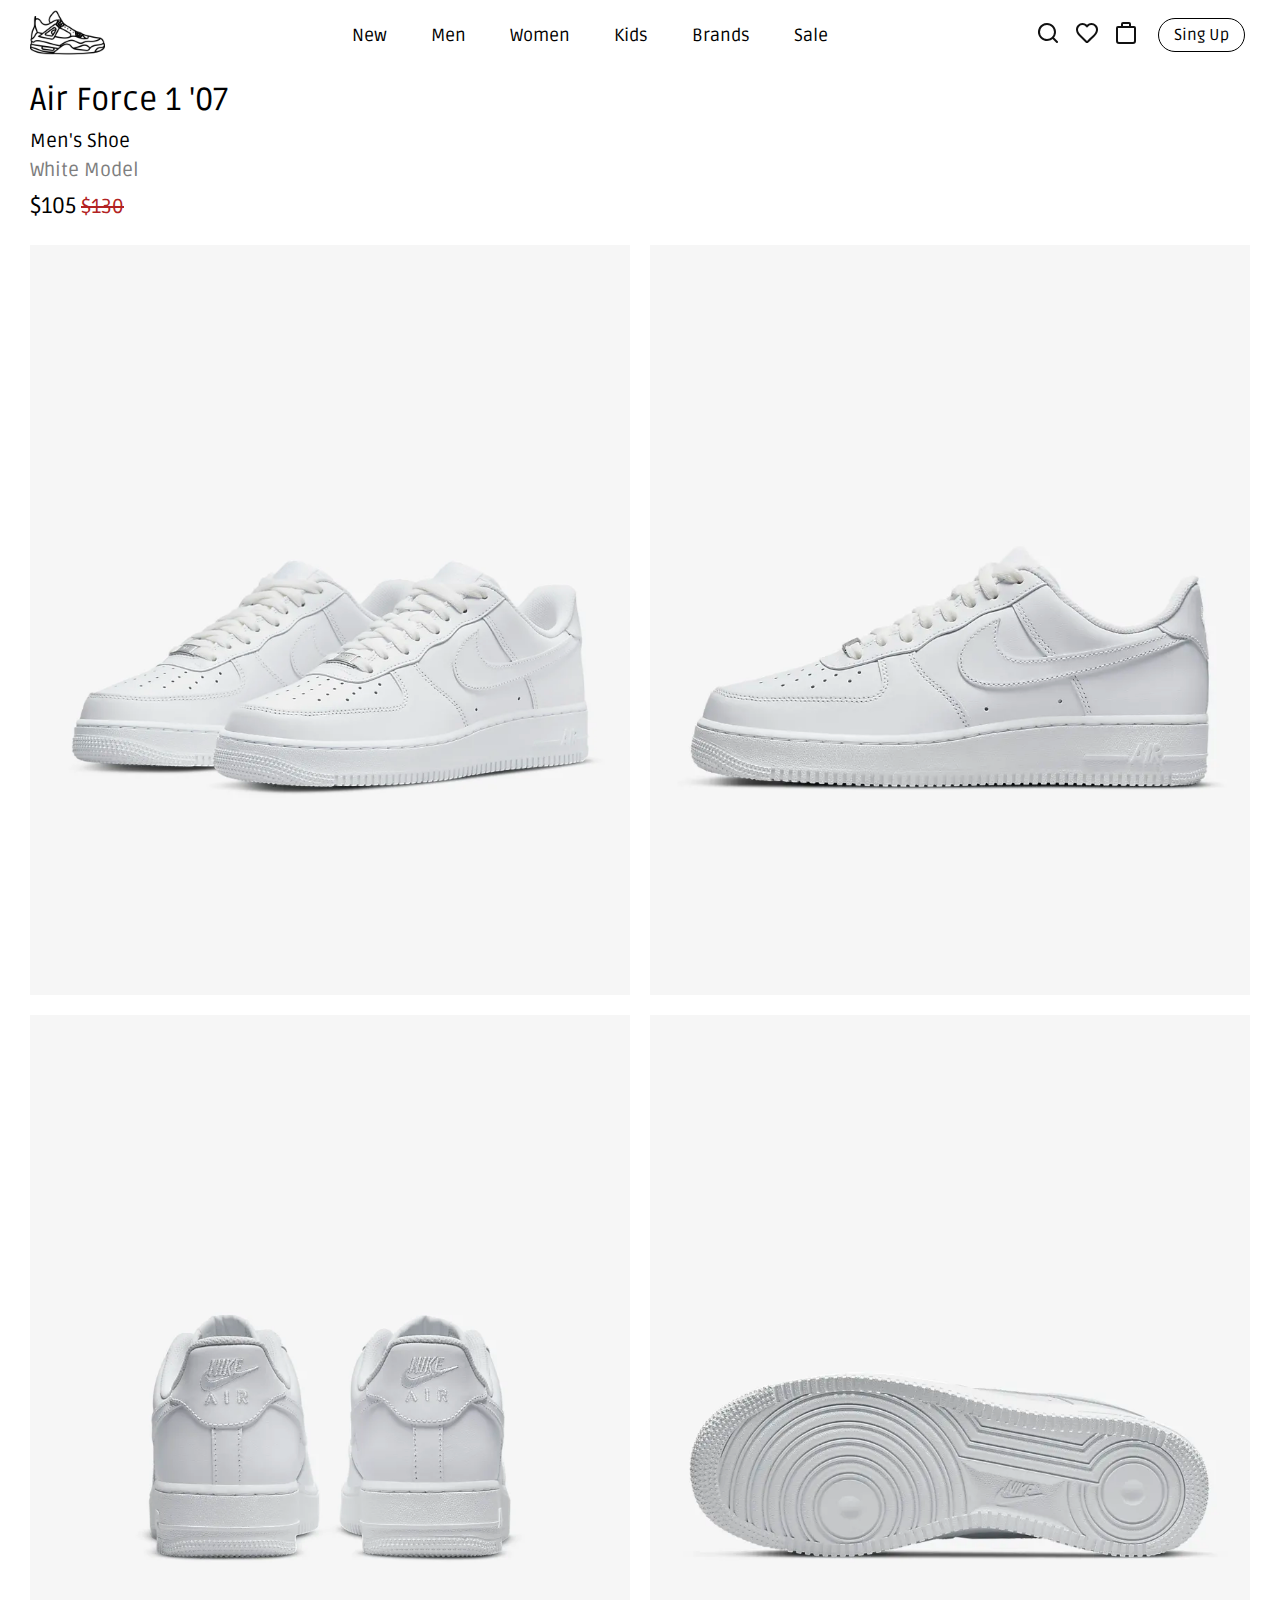
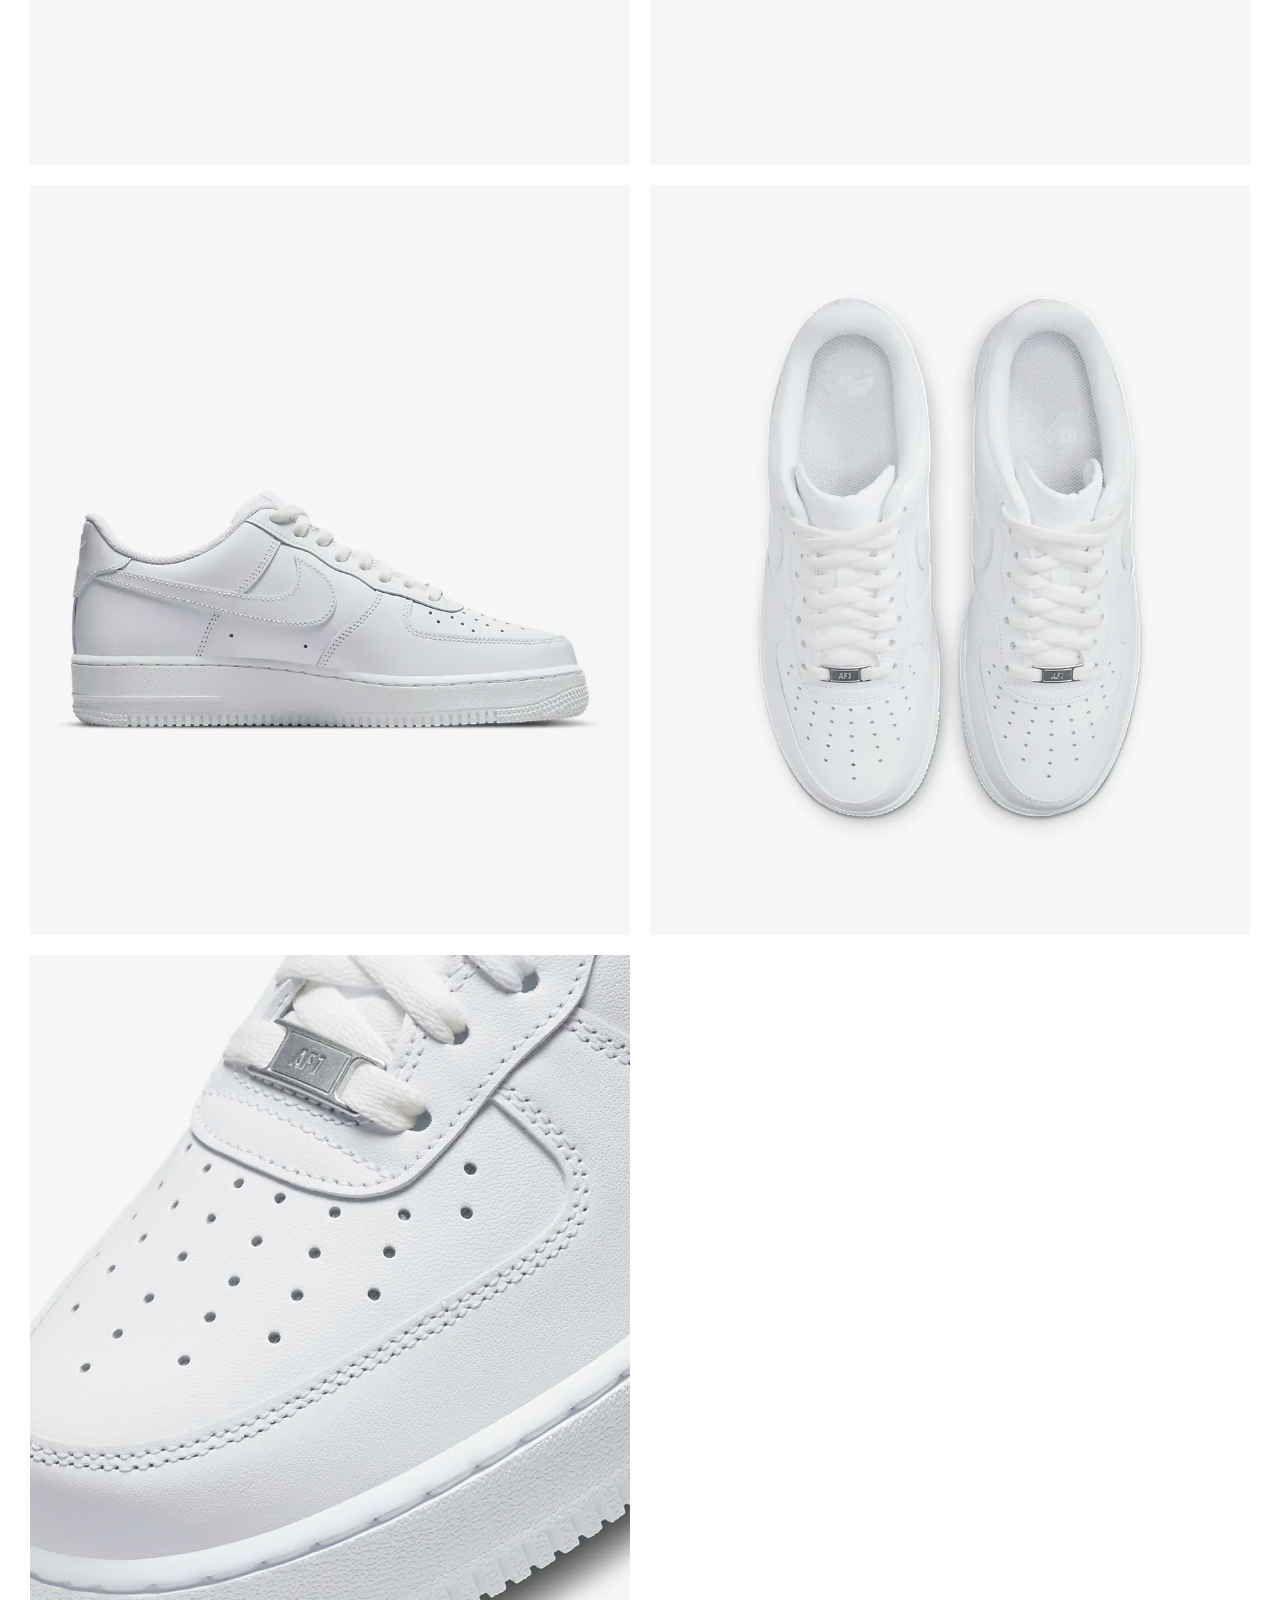
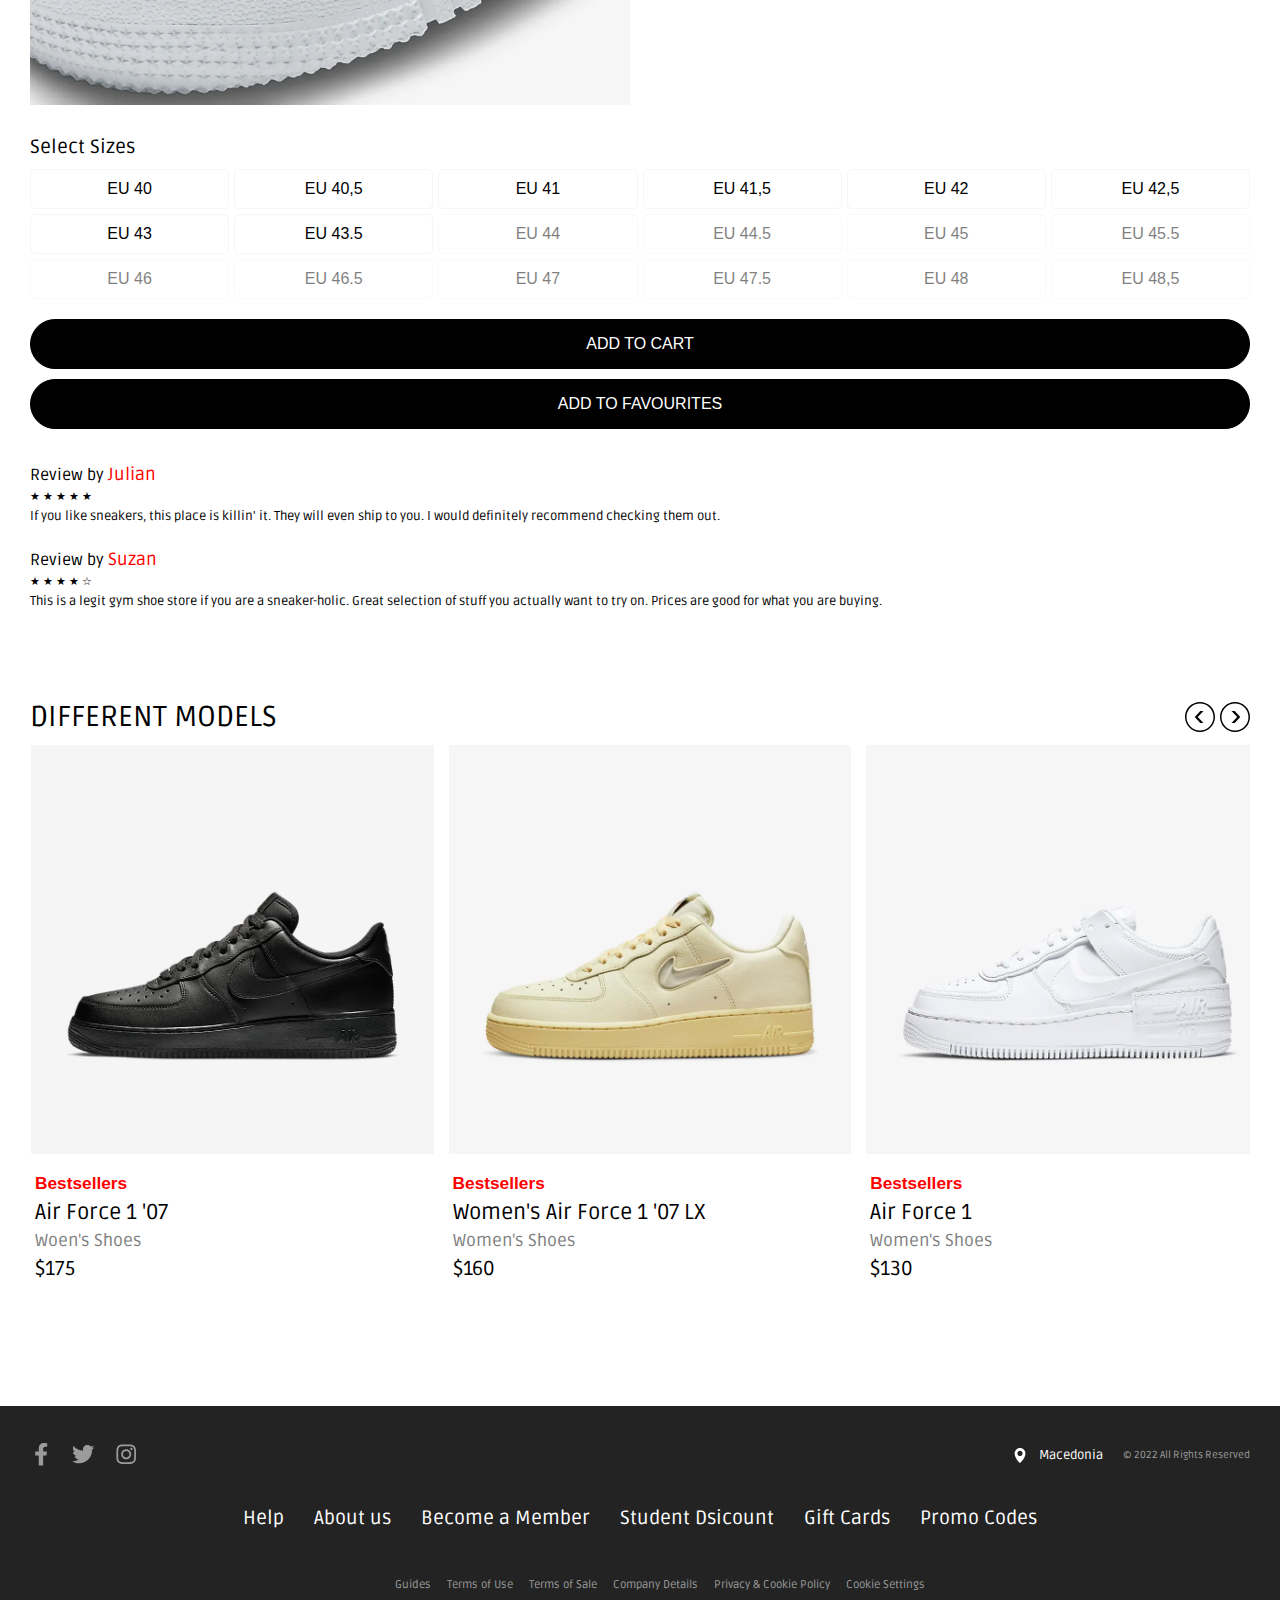
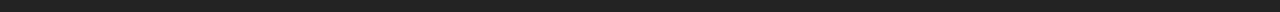
<file: Sneakers-view/airForce1White.html>
<!DOCTYPE html>
<html lang="en">
<head>
    <meta charset="UTF-8">
    <meta name="viewport" content="width=device-width, initial.scale=1.0">
    <link rel="preconnect" href="https://fonts.googleapis.com">
    <link rel="preconnect" href="https://fonts.gstatic.com" crossorigin>
    <link href="https://fonts.googleapis.com/css2?family=Koulen&family=Ruda:wght@400;700&display=swap" rel="stylesheet">
    <link rel="icon" href="../Img/logo-gokickss.jpeg" type="image/icon type">

    <title>Sneaker Shop</title>

    <link rel="stylesheet" href="../Css/general.css">
    <link rel="stylesheet" href="../Css/header.css">
    <link rel="stylesheet" href="../Css/section1.css">
    <link rel="stylesheet" href="../Css/scrolling.css">
    <link rel="stylesheet" href="../Css/sing-up.css">
    <link rel="stylesheet" href="../Css/footer.css">
    <link rel="stylesheet" href="../Css/sneakers-view.css">
    <link rel="stylesheet" href="../Css/about.css">

    <script src="../JavaScript/hamburger-menu.js"></script>
    <script src="../JavaScript/horizontal-scroll.js"></script>
    <script src="../JavaScript/search-bar.js"></script>
    <script src="../JavaScript/openSize.js"></script>
    <script src="../JavaScript/favAdded.js"></script>

</head>
<body>
    <div class="header-white"></div>
    <header>
        <a href="../index.html" class="logo"><img class="js" src="../Img/j's%20logo.png" alt="img"/></a>
        <div class="list">
            <ol class="header__list">
                <li>New<div class="header__hover">
                    <div class="h1">
                        <ol class="h1__list">
                            <li><h3 class="h1__heading">New For Men</h3></li>
                            <li><a href="../Sneakers/newForMen.html" class="h1__links">All shoes</a></li>
                            <li><a href="../lifestyleMen.html" class="h1__links">Lifestyle</a></li>
                            <li><a href="../jordanMen.html" class="h1__links">Jordan</a></li>
                            <li><a href="../Sneakers/newForMen.html" class="h1__links">Running</a></li>
                            <li><a href="../Sneakers/newForMen.html" class="h1__links">Basketball</a></li>
                            <li><a href="../Sneakers/newForMen.html" class="h1__links">Football</a></li>
                            <li><a href="../Sneakers/newForMen.html" class="h1__links">Gym</a></li>
                        </ol>
                        <ol class="h1__list">
                             <li><h3 class="h1__heading">New For Women</h3></li>
                            <li><a href="../Sneakers/newForMen.html" class="h1__links">All shoes</a></li>
                            <li><a href="../Sneakers/newForMen.html" class="h1__links">Lifestyle</a></li>
                            <li><a href="../Sneakers/newForMen.html" class="h1__links">Jordan</a></li>
                            <li><a href="../Sneakers/newForMen.html" class="h1__links">Running</a></li>
                            <li><a href="../Sneakers/newForMen.html" class="h1__links">Basketball</a></li>
                            <li><a href="../Sneakers/newForMen.html" class="h1__links">Football</a></li>
                            <li><a href="../Sneakers/newForMen.html" class="h1__links">Gym</a></li>
                        </ol>
                        <ol class="h1__list">
                            <li><h3 class="h1__heading">New For Kids</h3></li>
                            <li><a href="../Sneakers/newForMen.html" class="h1__links">All shoes</a></li>
                            <li><a href="../Sneakers/newForMen.html" class="h1__links">Lifestyle</a></li>
                            <li><a href="../Sneakers/newForMen.html" class="h1__links">Jordan</a></li>
                            <li><a href="../Sneakers/newForMen.html" class="h1__links">Running</a></li>
                            <li><a href="../Sneakers/newForMen.html" class="h1__links">Basketball</a></li>
                            <li><a href="../Sneakers/newForMen.html" class="h1__links">Football</a></li>
                            <li><a href="../Sneakers/newForMen.html" class="h1__links">Gym</a></li>
                        </ol>
                        <ol class="h1__list">
                            <li><h3 class="h1__heading">Shop by Brand</h3></li>
                            <li><a href="../Sneakers/newForMen.html" class="h1__links">All shoes</a></li>
                            <li><a href="../Sneakers/newForMen.html" class="h1__links">Nike</a></li>
                            <li><a href="../Sneakers/newForMen.html" class="h1__links">Jordan</a></li>
                            <li><a href="../Sneakers/newForMen.html" class="h1__links">Nike SB</a></li>
                        </ol>
                    </div>
                </div></li>
                <li>Men<div class="header__hover">
                    <div class="h1">
                        <ol class="h1__list">
                            <li><h3 class="h1__heading">Collection</h3></li>
                            <li><a class="h1__links">All shoes</a></li>
                            <li><a class="h1__links">Nike</a></li>
                            <li><a class="h1__links">Jordan</a></li>
                            <li><a class="h1__links">Running</a></li>
                            <li><a class="h1__links">Basketball</a></li>
                            <li><a class="h1__links">Football</a></li>
                            <li><a class="h1__links">Gym</a></li>
                        </ol>
                        <ol class="h1__list">
                            <li><h3 class="h1__heading">Air Jordan Men</h3></li>
                            <li><a class="h1__links">All shoes</a></li>
                            <li><a class="h1__links">Air Jordan 1</a></li>
                            <li><a class="h1__links">Air Jordan 1 mid</a></li>
                            <li><a class="h1__links">Air Jordan 1 low</a></li>
                            <li><a class="h1__links">Air Jordan 3</a></li>
                            <li><a class="h1__links">Air Jordan 4</a></li>
                            <li><a class="h1__links">Air Jordan 11 low</a></li>
                        </ol>
                        <ol class="h1__list">
                            <li><h3 class="h1__heading">Nike Men</h3></li>
                            <li><a class="h1__links">All shoes</a></li>
                            <li><a class="h1__links">Air Force 1</a></li>
                            <li><a class="h1__links">Air Max</a></li>
                            <li><a class="h1__links">Air Max 1</a></li>
                            <li><a class="h1__links">Air Max 95</a></li>
                            <li><a class="h1__links">Air Max 97</a></li>
                            <li><a class="h1__links">Air Max 720</a></li>
                            <li><a class="h1__links">Blazer</a></li>
                        </ol>
                        <ol class="h1__list">
                            <li><h3 class="h1__heading">Shop by Sport</h3></li>
                            <li><a class="h1__links">All shoes</a></li>
                            <li><a class="h1__links">Michael Jordan</a></li>
                            <li><a class="h1__links">LeBron James</a></li>
                            <li><a class="h1__links">Kevin Durant</a></li>
                            <li><a class="h1__links">Cristiano Ronaldo</a></li>
                        </ol>
                    </div>
                </div></li>
                <li>Women<div class="header__hover">
                    <div class="h1">
                        <ol class="h1__list">
                            <li><h3 class="h1__heading">Collection</h3></li>
                            <li><a class="h1__links">All shoes</a></li>
                            <li><a class="h1__links">Nike</a></li>
                            <li><a class="h1__links">Jordan</a></li>
                            <li><a class="h1__links">Running</a></li>
                            <li><a class="h1__links">Basketball</a></li>
                            <li><a class="h1__links">Football</a></li>
                            <li><a class="h1__links">Gym</a></li>
                        </ol>
                        <ol class="h1__list">
                            <li><h3 class="h1__heading">Air Jordan Women</h3></li>
                            <li><a class="h1__links">All shoes</a></li>
                            <li><a class="h1__links">Air Jordan 1</a></li>
                            <li><a class="h1__links">Air Jordan 1 mid</a></li>
                            <li><a class="h1__links">Air Jordan 1 low</a></li>
                            <li><a class="h1__links">Air Jordan 3</a></li>
                            <li><a class="h1__links">Air Jordan 4</a></li>
                            <li><a class="h1__links">Air Jordan 11 low</a></li>
                        </ol>
                        <ol class="h1__list">
                            <li><h3 class="h1__heading">Nike Women</h3></li>
                            <li><a class="h1__links">All shoes</a></li>
                            <li><a class="h1__links">Air Force 1</a></li>
                            <li><a class="h1__links">Air Max</a></li>
                            <li><a class="h1__links">Air Max 1</a></li>
                            <li><a class="h1__links">Air Max 95</a></li>
                            <li><a class="h1__links">Air Max 97</a></li>
                            <li><a class="h1__links">Air Max 720</a></li>
                            <li><a class="h1__links">Blazer</a></li>
                        </ol>
                        <ol class="h1__list">
                            <li><h3 class="h1__heading">Shop by Sport</h3></li>
                            <li><a class="h1__links">All shoes</a></li>
                            <li><a class="h1__links">Michael Jordan</a></li>
                            <li><a class="h1__links">LeBron James</a></li>
                            <li><a class="h1__links">Kevin Durant</a></li>
                            <li><a class="h1__links">Cristiano Ronaldo</a></li>
                        </ol>
                    </div>
                </div></li>
                <li>Kids<div class="header__hover">
                    <div class="h1">
                        <ol class="h1__list">
                            <li><h3 class="h1__heading">Collection</h3></li>
                            <li><a class="h1__links">All shoes</a></li>
                            <li><a class="h1__links">Nike</a></li>
                            <li><a class="h1__links">Jordan</a></li>
                            <li><a class="h1__links">Running</a></li>
                            <li><a class="h1__links">Basketball</a></li>
                            <li><a class="h1__links">Football</a></li>
                            <li><a class="h1__links">Gym</a></li>
                        </ol>
                        <ol class="h1__list">
                            <li><h3 class="h1__heading">Air Jordan Kids</h3></li>
                            <li><a class="h1__links">All shoes</a></li>
                            <li><a class="h1__links">Air Jordan 1</a></li>
                            <li><a class="h1__links">Air Jordan 1 mid</a></li>
                            <li><a class="h1__links">Air Jordan 1 low</a></li>
                            <li><a class="h1__links">Air Jordan 3</a></li>
                            <li><a class="h1__links">Air Jordan 4</a></li>
                            <li><a class="h1__links">Air Jordan 11 low</a></li>
                        </ol>
                        <ol class="h1__list">
                            <li><h3 class="h1__heading">Nike Kids</h3></li>
                            <li><a class="h1__links">All shoes</a></li>
                            <li><a class="h1__links">Air Force 1</a></li>
                            <li><a class="h1__links">Air Max</a></li>
                            <li><a class="h1__links">Air Max 1</a></li>
                            <li><a class="h1__links">Air Max 95</a></li>
                            <li><a class="h1__links">Air Max 97</a></li>
                            <li><a class="h1__links">Air Max 720</a></li>
                            <li><a class="h1__links">Blazer</a></li>
                        </ol>
                        <ol class="h1__list">
                            <li><h3 class="h1__heading">Shop by Sport</h3></li>
                            <li><a class="h1__links">All shoes</a></li>
                            <li><a class="h1__links">Michael Jordan</a></li>
                            <li><a class="h1__links">LeBron James</a></li>
                            <li><a class="h1__links">Kevin Durant</a></li>
                            <li><a class="h1__links">Cristiano Ronaldo</a></li>
                        </ol>
                    </div>
                </div></li>
                <li>Brands<div class="header__hover">
                    <div class="h1">
                        <ol class="h1__list">
                            <li><h3 class="h1__heading">All Brands</h3></li>
                            <li><a class="h1__links">All shoes</a></li>
                            <li><a class="h1__links">Nike</a></li>
                            <li><a class="h1__links">Jordan</a></li>
                            <li><a class="h1__links">Nike SB</a></li>
                        </ol>
                        <ol class="h1__list">
                            <li><h3 class="h1__heading">Nike Shoes</h3></li>
                            <li><a class="h1__links">All shoes</a></li>
                            <li><a class="h1__links">Air Force 1</a></li>
                            <li><a class="h1__links">Air Max</a></li>
                            <li><a class="h1__links">Air Max 1</a></li>
                            <li><a class="h1__links">Air Max 95</a></li>
                            <li><a class="h1__links">Air Max 97</a></li>
                            <li><a class="h1__links">Air Max 720</a></li>
                            <li><a class="h1__links">Blazer</a></li>
                        </ol>
                        <ol class="h1__list">
                            <li><h3 class="h1__heading">Jordan Shoes</h3></li>
                            <li><a class="h1__links">All shoes</a></li>
                            <li><a class="h1__links">Air Jordan 1</a></li>
                            <li><a class="h1__links">Air Jordan 1 mid</a></li>
                            <li><a class="h1__links">Air Jordan 1 low</a></li>
                            <li><a class="h1__links">Air Jordan 3</a></li>
                            <li><a class="h1__links">Air Jordan 4</a></li>
                            <li><a class="h1__links">Air Jordan 11 low</a></li>
                        </ol>
                        <ol class="h1__list">
                            <li><h3 class="h1__heading">Nike Skateboarding</h3></li>
                            <li><a class="h1__links">All shoes</a></li>
                            <li><a class="h1__links">Nike SB Chron 2</a></li>
                            <li><a class="h1__links">Nike SB Shane</a></li>
                            <li><a class="h1__links">Nike SB Ishod Wair</a></li>
                            <li><a class="h1__links">Nike SB Blazer</a></li>
                            <li><a class="h1__links">Nike SB Force</a></li>
                            <li><a class="h1__links">Nike SB Dunk</a></li>
                        </ol>
                    </div>
                </div></li>
                <li>Sale<div class="header__hover">
                    <div class="h1">
                        <ol class="h1__list">
                            <li><h3 class="h1__heading">Popular Now</h3></li>
                            <li><a class="h1__links">Best Sellers</a></li>
                            <li><a class="h1__links">Dunk</a></li>
                            <li><a class="h1__links">LB James x PSG</a></li>
                            <li><a class="h1__links">Women's Air Force 1</a></li>
                            <li><a class="h1__links">White Air Force 1</a></li>
                            <li><a class="h1__links">Air Jordan 1 low</a></li>
                            <li><a class="h1__links">LB James Shoes</a></li>
                        </ol>
                        <ol class="h1__list">
                            <li><h3 class="h1__heading">Sale For Men</h3></li>
                            <li><a class="h1__links">Best Sellers</a></li>
                            <li><a class="h1__links">LB James x PSG</a></li>
                            <li><a class="h1__links">White Air Force 1</a></li>
                            <li><a class="h1__links">Air Jordan 1 low</a></li>
                            <li><a class="h1__links">LB James Shoes</a></li>
                            <li><a class="h1__links">Nike SB Chron 2</a></li>
                            <li><a class="h1__links">Air Force 1</a></li>
                        </ol>
                        <ol class="h1__list">
                            <li><h3 class="h1__heading">Sale For Women</h3></li>
                            <li><a class="h1__links">Best Sellers</a></li>
                            <li><a class="h1__links">Dunk</a></li>
                            <li><a class="h1__links">Women's Air Force 1</a></li>
                            <li><a class="h1__links">White Air Force 1</a></li>
                            <li><a class="h1__links">Air Jordan 1 low</a></li>
                            <li><a class="h1__links">Air Jordan 11 low</a></li>
                        </ol>
                        <ol class="h1__list">
                            <li><h3 class="h1__heading">Sale For Kids</h3></li>
                            <li><a class="h1__links">Best Sellers</a></li>
                            <li><a class="h1__links">Air Jordan x PSG</a></li>
                            <li><a class="h1__links">LB James Shoes</a></li>
                            <li><a class="h1__links">CR7 Shoes</a></li>
                            <li><a class="h1__links">Air Force 1</a></li>
                        </ol>
                    </div>
                </div></li>
            </ol>
            <div class="white-div"></div>
        </div>
        <div class="search-div">
            <div class="right">
                <button class="search-button sm-margin"><svg class="pre-search-input-icon" fill="#111" height="24px" width="24px" viewBox="0 0 24 24"><path d="M21.71 20.29L18 16.61A9 9 0 1 0 16.61 18l3.68 3.68a1 1 0 0 0 1.42 0 1 1 0 0 0 0-1.39zM11 18a7 7 0 1 1 7-7 7 7 0 0 1-7 7z"></path></svg></button>
                <a href="../favourite.html" class="sm-margin"><svg class="fav-icon" width="24px" height="24px" fill="#111" viewBox="0 0 24 24"><path d="M21.11 4a6.6 6.6 0 0 0-4.79-1.92A6.27 6.27 0 0 0 12 3.84 6.57 6.57 0 0 0 2.89 4c-2.8 2.68-2.45 7.3.88 10.76l6.84 6.63A2 2 0 0 0 12 22a2 2 0 0 0 1.37-.54l.2-.19.61-.57c.6-.57 1.42-1.37 2.49-2.41l2.44-2.39 1.09-1.07c3.38-3.55 3.8-8.1.91-10.83zm-2.35 9.4l-.25.24-.8.79-2.44 2.39c-1 1-1.84 1.79-2.44 2.36L12 20l-6.83-6.68c-2.56-2.66-2.86-6-.88-7.92a4.52 4.52 0 0 1 6.4 0l.09.08a2.12 2.12 0 0 1 .32.3l.9.94.9-.94.28-.27.11-.09a4.52 4.52 0 0 1 6.43 0c1.97 1.9 1.67 5.25-.96 7.98z"></path></svg></a>
                <a href="../cart.html" class="sm-margin"><svg class="cart-icon" width="24px" height="24px" fill="#111" viewBox="0 0 24 24"><path d="M16 7a1 1 0 0 1-1-1V3H9v3a1 1 0 0 1-2 0V3a2 2 0 0 1 2-2h6a2 2 0 0 1 2 2v3a1 1 0 0 1-1 1z"></path><path d="M20 5H4a2 2 0 0 0-2 2v13a3 3 0 0 0 3 3h14a3 3 0 0 0 3-3V7a2 2 0 0 0-2-2zm0 15a1 1 0 0 1-1 1H5a1 1 0 0 1-1-1V7h16z"></path></svg></a>
                <button id="hamburger-menu" class="hamburger-menu sm-margin"><svg width="24px" height="24px" fill="#111" viewBox="0 0 24 24"><path d="M21 13H3c-.6 0-1-.4-1-1s.4-1 1-1h18c.6 0 1 .4 1 1s-.4 1-1 1zm0-8H3c-.6 0-1-.4-1-1s.4-1 1-1h18c.6 0 1 .4 1 1s-.4 1-1 1zm0 16H3c-.6 0-1-.4-1-1s.4-1 1-1h18c.6 0 1 .4 1 1s-.4 1-1 1z"></path></svg></button>
                <a href="../sing-up.html" class="sing-up"><p>Sing Up</p></a>
            </div>
        </div>
        <div id="ham-list" class="hamburger-list">
            <div id="ham-inside" class="hamburger-list-inside">
                <button onclick="closeHamActive()" id="esc-button" class="esc-hamburger"><img draggable="false" src="../Img/esc.png" alt="img"/> </button>
                <div class="hamburger-ol">
                    <button onclick="hamActive(0)">New</button>
                    <div class="hamburger-ol-active hamburger-new">
                        <a href="../Sneakers/newForMen.html">New For Men</a>
                        <a href="../Sneakers/newForMen.html">New For Women</a>
                        <a href="../Sneakers/newForMen.html">New For Kids</a>
                        <a href="../Sneakers/newForMen.html">Shop By Brand</a>
                    </div>
                    <button onclick="hamActive(1)">Men</button>
                    <div class="hamburger-ol-active hamburger-men">
                        <a href="../Sneakers/newForMen.html">Colection</a>
                        <a href="../Sneakers/newForMen.html">Air Jordan</a>
                        <a href="../Sneakers/newForMen.html">Nike Men</a>
                        <a href="../Sneakers/newForMen.html">Shop By Sport</a>
                    </div>
                    <button onclick="hamActive(2)">Women</button>
                    <div class="hamburger-ol-active hamburger-women">
                        <a href="../Sneakers/newForMen.html">Colection</a>
                        <a href="../Sneakers/newForMen.html">Air Jordan</a>
                        <a href="../Sneakers/newForMen.html">Nike Women</a>
                        <a href="../Sneakers/newForMen.html">Shop By Sport</a>
                    </div>
                    <button onclick="hamActive(3)">Kids</button>
                    <div class="hamburger-ol-active hamburger-kids">
                        <a href="../Sneakers/newForMen.html">Colection</a>
                        <a href="../Sneakers/newForMen.html">Air Jordan</a>
                        <a href="../Sneakers/newForMen.html">Nike Kids</a>
                        <a href="../Sneakers/newForMen.html">Shop By Sport</a>
                    </div>
                    <button onclick="hamActive(4)">Brand</button>
                    <div class="hamburger-ol-active hamburger-brand">
                        <a href="../Sneakers/newForMen.html">All Brands</a>
                        <a href="../Sneakers/newForMen.html">Nike Shoes</a>
                        <a href="../Sneakers/newForMen.html">Jordan Shoes</a>
                        <a href="../Sneakers/newForMen.html">Nike SB</a>
                    </div>
                    <button onclick="hamActive(5)">Sale</button>
                    <div class="hamburger-ol-active hamburger-sale">
                        <a href="../Sneakers/newForMen.html">Popular Now</a>
                        <a href="../Sneakers/newForMen.html">Sale For Men</a>
                        <a href="../Sneakers/newForMen.html">Sale For Women</a>
                        <a href="../Sneakers/newForMen.html">Sale For Kids</a>
                    </div>
                </div>

                <div class="social-media">
                    <ol class="sm-icons">
                        <li><a href="https://www.facebook.com/" class="fb-icon"><svg stroke="currentColor" fill="currentColor" stroke-width="0" viewBox="0 0 320 512" height="1em" width="1em" xmlns="http://www.w3.org/2000/svg"><path d="M279.14 288l14.22-92.66h-88.91v-60.13c0-25.35 12.42-50.06 52.24-50.06h40.42V6.26S260.43 0 225.36 0c-73.22 0-121.08 44.38-121.08 124.72v70.62H22.89V288h81.39v224h100.17V288z"></path></svg></a></li>
                        <li><a href="https://twitter.com/" class="twitter-icon"><svg stroke="currentColor" fill="currentColor" stroke-width="0" viewBox="0 0 512 512" height="1em" width="1em" xmlns="http://www.w3.org/2000/svg"><path d="M459.37 151.716c.325 4.548.325 9.097.325 13.645 0 138.72-105.583 298.558-298.558 298.558-59.452 0-114.68-17.219-161.137-47.106 8.447.974 16.568 1.299 25.34 1.299 49.055 0 94.213-16.568 130.274-44.832-46.132-.975-84.792-31.188-98.112-72.772 6.498.974 12.995 1.624 19.818 1.624 9.421 0 18.843-1.3 27.614-3.573-48.081-9.747-84.143-51.98-84.143-102.985v-1.299c13.969 7.797 30.214 12.67 47.431 13.319-28.264-18.843-46.781-51.005-46.781-87.391 0-19.492 5.197-37.36 14.294-52.954 51.655 63.675 129.3 105.258 216.365 109.807-1.624-7.797-2.599-15.918-2.599-24.04 0-57.828 46.782-104.934 104.934-104.934 30.213 0 57.502 12.67 76.67 33.137 23.715-4.548 46.456-13.32 66.599-25.34-7.798 24.366-24.366 44.833-46.132 57.827 21.117-2.273 41.584-8.122 60.426-16.243-14.292 20.791-32.161 39.308-52.628 54.253z"></path></svg></a></li>
                        <li><a href="https://www.instagram.com/gokickss/" class="insta-icon"><svg stroke="currentColor" fill="currentColor" stroke-width="0" viewBox="0 0 448 512" height="1em" width="1em" xmlns="http://www.w3.org/2000/svg"><path d="M224.1 141c-63.6 0-114.9 51.3-114.9 114.9s51.3 114.9 114.9 114.9S339 319.5 339 255.9 287.7 141 224.1 141zm0 189.6c-41.1 0-74.7-33.5-74.7-74.7s33.5-74.7 74.7-74.7 74.7 33.5 74.7 74.7-33.6 74.7-74.7 74.7zm146.4-194.3c0 14.9-12 26.8-26.8 26.8-14.9 0-26.8-12-26.8-26.8s12-26.8 26.8-26.8 26.8 12 26.8 26.8zm76.1 27.2c-1.7-35.9-9.9-67.7-36.2-93.9-26.2-26.2-58-34.4-93.9-36.2-37-2.1-147.9-2.1-184.9 0-35.8 1.7-67.6 9.9-93.9 36.1s-34.4 58-36.2 93.9c-2.1 37-2.1 147.9 0 184.9 1.7 35.9 9.9 67.7 36.2 93.9s58 34.4 93.9 36.2c37 2.1 147.9 2.1 184.9 0 35.9-1.7 67.7-9.9 93.9-36.2 26.2-26.2 34.4-58 36.2-93.9 2.1-37 2.1-147.8 0-184.8zM398.8 388c-7.8 19.6-22.9 34.7-42.6 42.6-29.5 11.7-99.5 9-132.1 9s-102.7 2.6-132.1-9c-19.6-7.8-34.7-22.9-42.6-42.6-11.7-29.5-9-99.5-9-132.1s-2.6-102.7 9-132.1c7.8-19.6 22.9-34.7 42.6-42.6 29.5-11.7 99.5-9 132.1-9s102.7-2.6 132.1 9c19.6 7.8 34.7 22.9 42.6 42.6 11.7 29.5 9 99.5 9 132.1s2.7 102.7-9 132.1z"></path></svg></a></li>
                    </ol>
                </div>

                <p class="about">Become a GoKickss Member for the best products, inspiration and stories in sport.</p>
                <a href="../sing-up.html" class="login-menager">Sing up</a>

                <div class="hamburger-rest-icons">
                    <a><svg class="fav-icon" width="24px" height="24px" fill="#111" viewBox="0 0 24 24"><path d="M21.11 4a6.6 6.6 0 0 0-4.79-1.92A6.27 6.27 0 0 0 12 3.84 6.57 6.57 0 0 0 2.89 4c-2.8 2.68-2.45 7.3.88 10.76l6.84 6.63A2 2 0 0 0 12 22a2 2 0 0 0 1.37-.54l.2-.19.61-.57c.6-.57 1.42-1.37 2.49-2.41l2.44-2.39 1.09-1.07c3.38-3.55 3.8-8.1.91-10.83zm-2.35 9.4l-.25.24-.8.79-2.44 2.39c-1 1-1.84 1.79-2.44 2.36L12 20l-6.83-6.68c-2.56-2.66-2.86-6-.88-7.92a4.52 4.52 0 0 1 6.4 0l.09.08a2.12 2.12 0 0 1 .32.3l.9.94.9-.94.28-.27.11-.09a4.52 4.52 0 0 1 6.43 0c1.97 1.9 1.67 5.25-.96 7.98z"></path></svg> Favourite</a>
                    <a><svg class="cart-icon" width="24px" height="24px" fill="#111" viewBox="0 0 24 24"><path d="M16 7a1 1 0 0 1-1-1V3H9v3a1 1 0 0 1-2 0V3a2 2 0 0 1 2-2h6a2 2 0 0 1 2 2v3a1 1 0 0 1-1 1z"></path><path d="M20 5H4a2 2 0 0 0-2 2v13a3 3 0 0 0 3 3h14a3 3 0 0 0 3-3V7a2 2 0 0 0-2-2zm0 15a1 1 0 0 1-1 1H5a1 1 0 0 1-1-1V7h16z"></path></svg> Cart</a>
                    <a><svg class="order-icon" height="24px" width="24px" fill="#111" viewBox="0 0 1000 1000"><path d="M995.6 241.3c0-4.4-4.4-4.4-4.4-8.8-4.4-4.4-8.8-4.4-8.8-8.8H978L486.9 4.5h-35.1L22 219.3h-4.4l-8.8 8.8c-3.2 3.6-4.8 8.4-4.4 13.2H.1v504.3C-1 760.8 7.9 775 22 780.7l495.5 214.9h30.7L978 780.7c13.3-6.6 21.8-20.2 21.9-35.1V254.4c.4-4.8-1.1-9.5-4.3-13.1zM469.3 83.4l399.1 175.4-122.8 61.4-399.1-175.4 122.8-61.4zm61.4 342.1L131.6 250l122.8-61.4L653.5 364l-122.8 61.5zM79 315.8l412.2 179.8V899L79 719.3V315.8zm842 403.5L570.2 894.7V495.6L921 320.2v399.1z"></path></svg> Orders</a>
                    <a><svg class="help-icon" height="24px" width="24px" fill="#111" viewBox="0 0 24 24"><path d="M11.9 15.767c-.6 0-1.1.5-1.1 1.1 0 .6.5 1.1 1.1 1.1s1.1-.5 1.1-1.1c0-.6-.5-1.1-1.1-1.1m0-9.6c-1.3 0-2.5 1.1-2.6 1.3-.4.4-.4 1 0 1.4.4.4 1 .4 1.4 0 .2-.3.8-.8 1.2-.8.5 0 1 .4 1 1 0 .3-.1.6-.4.8-1 .7-1.6 1.8-1.6 2.8v.3c0 .5.4 1 1 1s1-.4 1-1v-.3c0-.6.5-1.1.8-1.3.7-.5 1.2-1.4 1.2-2.4-.1-1.5-1.4-2.8-3-2.8"></path><path d="M12 23.5C5.7 23.5.5 18.3.5 12S5.7.5 12 .5 23.5 5.7 23.5 12 18.3 23.5 12 23.5zm0-21c-5.2 0-9.5 4.3-9.5 9.5s4.3 9.5 9.5 9.5 9.5-4.3 9.5-9.5-4.3-9.5-9.5-9.5z"></path></svg> Help</a>
                </div>
            </div>
        </div>
        <div class="blur"></div>
    </header>
    <div class="search-input">
    <input type="search" placeholder="Search">
    <button class="esc-hamburger esc"><img draggable="false" src="../Img/esc.png" alt="img"/> </button>
</div>

    <section id="sneakers-view">
        <div class="snaker-view-inside">
            <div class="sneaker-view-info sneaker-inside-info">
                    <p id="getName" class="heading">Air Force 1 '07</p>
                    <p class="sneaker-type">Men's Shoe</p>
                    <p class="sneaker-type">White Model</p>
                    <p id="getPrice" class="sneaker-price">$105 <s>$130</s></p>
                <p class="select-size sneaker-info-shown">Select Size</p>
                <div class="sizes sneaker-info-shown">
                    <button class="size-button-active">EU 40</button>
                    <button class="size-button-active">EU 40,5</button>
                    <button class="size-button-active">EU 41</button>
                    <button class="size-button-active">EU 41,5</button>
                    <button class="size-button-active">EU 42</button>
                    <button class="size-button-active">EU 42,5</button>
                    <button class="size-button-active">EU 43</button>
                    <button class="size-button-active">EU 43.5</button>
                    <button>EU 44</button>
                    <button>EU 44.5</button>
                    <button>EU 45</button>
                    <button>EU 45.5</button>
                    <button>EU 46</button>
                    <button>EU 46.5</button>
                    <button>EU 47</button>
                    <button>EU 47.5</button>
                    <button>EU 48</button>
                    <button>EU 48,5</button>
                </div>
                <button id="add-cart1" class="add-buttons sneaker-info-shown">ADD TO CART</button>
                <button onclick="addFav()" id="add-favourite1" class="add-buttons sneaker-info-shown">ADD TO FAVOURITES</button>
                <div class="left-about about-shown">
                    <div class="about-inside">
                        <div class="reviews">
                            <div class="review-info">
                                <p class="review-name">Review by <span>Julian</span></p>
                                <div class="review-stars">
                                    &#x2605; &#x2605; &#x2605; &#x2605; &#x2605;
                                </div>
                                <p class="review-text">If you like sneakers, this place is killin' it. They will even ship to you. I would definitely recommend checking them out.</p>
                            </div>
                        </div>
                        <div class="reviews">
                            <div class="review-info">
                                <p class="review-name">Review by <span>Suzan</span></p>
                                <div class="review-stars">
                                    &#x2605; &#x2605; &#x2605; &#x2605; &#x2606;
                                </div>
                                <p class="review-text">This is a legit gym shoe store if you are a sneaker-holic. Great selection of stuff you actually want to try on. Prices are good for what you are buying.</p>
                            </div>
                        </div>
                    </div>
                </div>
            </div>
            <div class="sneaker-img-div">
                <img class="af1-white" src="../Img/af1-white-2.webp" alt="img"/>
                <img class="af1-white" src="../Img/af1-white-front.webp" alt="img"/>
                <img class="af1-white" src="../Img/af1-white-behind.webp" alt="img"/>
                <img class="af1-white" src="../Img/af1-white-under.webp" alt="img"/>
                <img class="af1-white" src="../Img/af1-white-rotate.webp" alt="img"/>
                <img class="af1-white" src="../Img/af1-white-above.webp" alt="img"/>
                <img class="af1-white" src="../Img/af1-white-zoom.webp" alt="img"/>
            </div>
        </div>
        <p class="select-size select-sizee sneaker-info-hidden">Select Size</p>
        <div class="sizes sizess sneaker-info-hidden">
            <button class="size-button-active">EU 40</button>
            <button class="size-button-active">EU 40,5</button>
            <button class="size-button-active">EU 41</button>
            <button class="size-button-active">EU 41,5</button>
            <button class="size-button-active">EU 42</button>
            <button class="size-button-active">EU 42,5</button>
            <button class="size-button-active">EU 43</button>
            <button class="size-button-active">EU 43.5</button>
            <button>EU 44</button>
            <button>EU 44.5</button>
            <button>EU 45</button>
            <button>EU 45.5</button>
            <button>EU 46</button>
            <button>EU 46.5</button>
            <button>EU 47</button>
            <button>EU 47.5</button>
            <button>EU 48</button>
            <button>EU 48,5</button>
        </div>
        <button id="add-cart2" class="add-buttons sneaker-info-hidden">ADD TO CART</button>
        <button id="add-favourite2" class="add-buttons sneaker-info-hidden">ADD TO FAVOURITES</button>
        <div class="left-about about-hidden">
            <div class="about-inside">
                <div class="reviews">
                    <div class="review-info">
                        <p class="review-name">Review by <span>Julian</span></p>
                        <div class="review-stars">
                            &#x2605; &#x2605; &#x2605; &#x2605; &#x2605;
                        </div>
                        <p class="review-text">If you like sneakers, this place is killin' it. They will even ship to you. I would definitely recommend checking them out.</p>
                    </div>
                </div>
                <div class="reviews">
                    <div class="review-info">
                        <p class="review-name">Review by <span>Suzan</span></p>
                        <div class="review-stars">
                            &#x2605; &#x2605; &#x2605; &#x2605; &#x2606;
                        </div>
                        <p class="review-text">This is a legit gym shoe store if you are a sneaker-holic. Great selection of stuff you actually want to try on. Prices are good for what you are buying.</p>
                    </div>
                </div>
            </div>
        </div>
        </div>
    </section>

    <section id="scrolling1">
        <div class="scrolling-top">
            <p class="heading">DIFFERENT MODELS</p>
            <div class="arrows">
                <button id="scrolling1-left-arrow" class="left-arrow"><svg id="icons_1_" xmlns="http://www.w3.org/2000/svg" x="0" y="0" viewBox="0 0 128 128" xml:space="preserve"><g id="row2_1_"><g id="_x31__4_"><path class="st2" d="M64 .3C28.7.3 0 28.8 0 64s28.7 63.7 64 63.7 64-28.5 64-63.7S99.3.3 64 .3zm0 121C32.2 121.3 6.4 95.7 6.4 64 6.4 32.3 32.2 6.7 64 6.7s57.6 25.7 57.6 57.3c0 31.7-25.8 57.3-57.6 57.3zm1.3-82.8L41.6 64l23.6 25.5h13.5L54.4 64l24.4-25.5H65.3z" id="left_3_"/></g></g></svg></button>
                <button id="scrolling1-right-arrow" class="right-arrow"><svg id="icons_1_" xmlns="http://www.w3.org/2000/svg" x="0" y="0" viewBox="0 0 128 128" xml:space="preserve"><g id="row1_1_"><g id="_x31__3_"><path class="st2" d="M64 0C28.7 0 0 28.7 0 64s28.7 64 64 64 64-28.7 64-64S99.3 0 64 0zm0 121.6C32.2 121.6 6.4 95.8 6.4 64S32.2 6.4 64 6.4s57.6 25.8 57.6 57.6-25.8 57.6-57.6 57.6zM49.2 38.4 73.6 64 49.2 89.6h13.5L86.4 64 62.7 38.4H49.2z" id="_x32__2_"/></g></g></svg></button>
            </div>
        </div>
        <div id="scrolling-div-1" class="scrolling-div">
            <div class="sneaker1">
                <a><img src="../Img/af1-fullBlack.jpeg" alt="img"/></a>
                <div class="sneaker-info">
                    <p class="best-sales">Bestsellers</p>
                    <p class="sneaker-name">Air Force 1 '07</p>
                    <p class="sneaker-type">Woen's Shoes</p>
                    <p class="sneaker-price">$175</p>
                </div>
            </div>
            <div class="sneaker1">
                <a><img src="../Img/af1-bestsellers.webp" alt="img"/></a>
                <div class="sneaker-info">
                    <p class="best-sales">Bestsellers</p>
                    <p class="sneaker-name">Women's Air Force 1 '07 LX</p>
                    <p class="sneaker-type">Women's Shoes</p>
                    <p class="sneaker-price">$160</p>
                </div>
            </div>
            <div class="sneaker1">
                <a><img src="../Img/af1-white-women.webp" alt="img"/></a>
                <div class="sneaker-info">
                    <p class="best-sales">Bestsellers</p>
                    <p class="sneaker-name">Air Force 1</p>
                    <p class="sneaker-type">Women's Shoes</p>
                    <p class="sneaker-price">$130</p>
                </div>
            </div>
            <div class="sneaker1">
                <a><img src="../Img/af1-white.webp" alt="img"/></a>
                <div class="sneaker-info">
                    <p class="best-sales">Bestsellers</p>
                    <p class="sneaker-name">White Air Force 1</p>
                    <p class="sneaker-type">Women's hoe</p>
                    <p class="sneaker-price">$105 <s>$130</s></p>
                </div>
            </div>
            <div class="sneaker1">
                <a><img src="../Img/af1-white-black.webp" alt="img"/></a>
                <div class="sneaker-info">
                    <p class="best-sales">Bestsellers</p>
                    <p class="sneaker-name">Air Force 1</p>
                    <p class="sneaker-type">Men's Shoes</p>
                    <p class="sneaker-price">$100</p>
                </div>
            </div>
        </div>
    </section>

    <footer>
    <div class="footer-top">
        <div class="footer-top-left">
            <ol class="sm-icons">
                <li><a href="https://www.facebook.com/" class="fb-icon fb-footer"><svg stroke="currentColor" fill="currentColor" stroke-width="0" viewBox="0 0 320 512" height="1em" width="1em" xmlns="http://www.w3.org/2000/svg"><path d="M279.14 288l14.22-92.66h-88.91v-60.13c0-25.35 12.42-50.06 52.24-50.06h40.42V6.26S260.43 0 225.36 0c-73.22 0-121.08 44.38-121.08 124.72v70.62H22.89V288h81.39v224h100.17V288z"></path></svg></a></li>
                <li><a href="https://twitter.com/" class="twitter-icon twitter-footer"><svg stroke="currentColor" fill="currentColor" stroke-width="0" viewBox="0 0 512 512" height="1em" width="1em" xmlns="http://www.w3.org/2000/svg"><path d="M459.37 151.716c.325 4.548.325 9.097.325 13.645 0 138.72-105.583 298.558-298.558 298.558-59.452 0-114.68-17.219-161.137-47.106 8.447.974 16.568 1.299 25.34 1.299 49.055 0 94.213-16.568 130.274-44.832-46.132-.975-84.792-31.188-98.112-72.772 6.498.974 12.995 1.624 19.818 1.624 9.421 0 18.843-1.3 27.614-3.573-48.081-9.747-84.143-51.98-84.143-102.985v-1.299c13.969 7.797 30.214 12.67 47.431 13.319-28.264-18.843-46.781-51.005-46.781-87.391 0-19.492 5.197-37.36 14.294-52.954 51.655 63.675 129.3 105.258 216.365 109.807-1.624-7.797-2.599-15.918-2.599-24.04 0-57.828 46.782-104.934 104.934-104.934 30.213 0 57.502 12.67 76.67 33.137 23.715-4.548 46.456-13.32 66.599-25.34-7.798 24.366-24.366 44.833-46.132 57.827 21.117-2.273 41.584-8.122 60.426-16.243-14.292 20.791-32.161 39.308-52.628 54.253z"></path></svg></a></li>
                <li><a href="https://www.instagram.com/gokickss/" class="insta-icon insta-footer"><svg stroke="currentColor" fill="currentColor" stroke-width="0" viewBox="0 0 448 512" height="1em" width="1em" xmlns="http://www.w3.org/2000/svg"><path d="M224.1 141c-63.6 0-114.9 51.3-114.9 114.9s51.3 114.9 114.9 114.9S339 319.5 339 255.9 287.7 141 224.1 141zm0 189.6c-41.1 0-74.7-33.5-74.7-74.7s33.5-74.7 74.7-74.7 74.7 33.5 74.7 74.7-33.6 74.7-74.7 74.7zm146.4-194.3c0 14.9-12 26.8-26.8 26.8-14.9 0-26.8-12-26.8-26.8s12-26.8 26.8-26.8 26.8 12 26.8 26.8zm76.1 27.2c-1.7-35.9-9.9-67.7-36.2-93.9-26.2-26.2-58-34.4-93.9-36.2-37-2.1-147.9-2.1-184.9 0-35.8 1.7-67.6 9.9-93.9 36.1s-34.4 58-36.2 93.9c-2.1 37-2.1 147.9 0 184.9 1.7 35.9 9.9 67.7 36.2 93.9s58 34.4 93.9 36.2c37 2.1 147.9 2.1 184.9 0 35.9-1.7 67.7-9.9 93.9-36.2 26.2-26.2 34.4-58 36.2-93.9 2.1-37 2.1-147.8 0-184.8zM398.8 388c-7.8 19.6-22.9 34.7-42.6 42.6-29.5 11.7-99.5 9-132.1 9s-102.7 2.6-132.1-9c-19.6-7.8-34.7-22.9-42.6-42.6-11.7-29.5-9-99.5-9-132.1s-2.6-102.7 9-132.1c7.8-19.6 22.9-34.7 42.6-42.6 29.5-11.7 99.5-9 132.1-9s102.7-2.6 132.1 9c19.6 7.8 34.7 22.9 42.6 42.6 11.7 29.5 9 99.5 9 132.1s2.7 102.7-9 132.1z"></path></svg></a></li>
            </ol>
        </div>
        <div class="footer-top-right">
            <svg class="location" height="15px" width="18px" fill="#111" viewBox="0 0 42 58"><path d="M21 0C9.4 0 0 9.5 0 21.2 0 39.9 21 58 21 58s21-18.1 21-36.8C42 9.5 32.6 0 21 0zm0 31c-5.5 0-10-4.5-10-10s4.5-10 10-10 10 4.5 10 10-4.5 10-10 10z"></path></svg>
            <p class="country">Macedonia</p>
            <p class="copyright">© 2022 All Rights Reserved</p>
        </div>
    </div>
    <div class="footer-mid">
        <ol class="footer-mid-list">
            <li><a>Help</a></li>
            <li><a>About us</a></li>
            <li><a>Become a Member</a></li>
            <li><a>Student Dsicount</a></li>
            <li><a>Gift Cards</a></li>
            <li><a>Promo Codes</a></li>
        </ol>
    </div>
    <div class="footer-bot">
        <ol class="footer-info-list">
            <li><a>Guides</a></li>
            <li><a>Terms of Use</a></li>
            <li><a>Terms of Sale</a></li>
            <li><a>Company Details</a></li>
            <li><a>Privacy & Cookie Policy</a></li>
            <li><a>Cookie Settings</a></li>
        </ol>
    </div>
</footer>
</body>
</html>
</file>
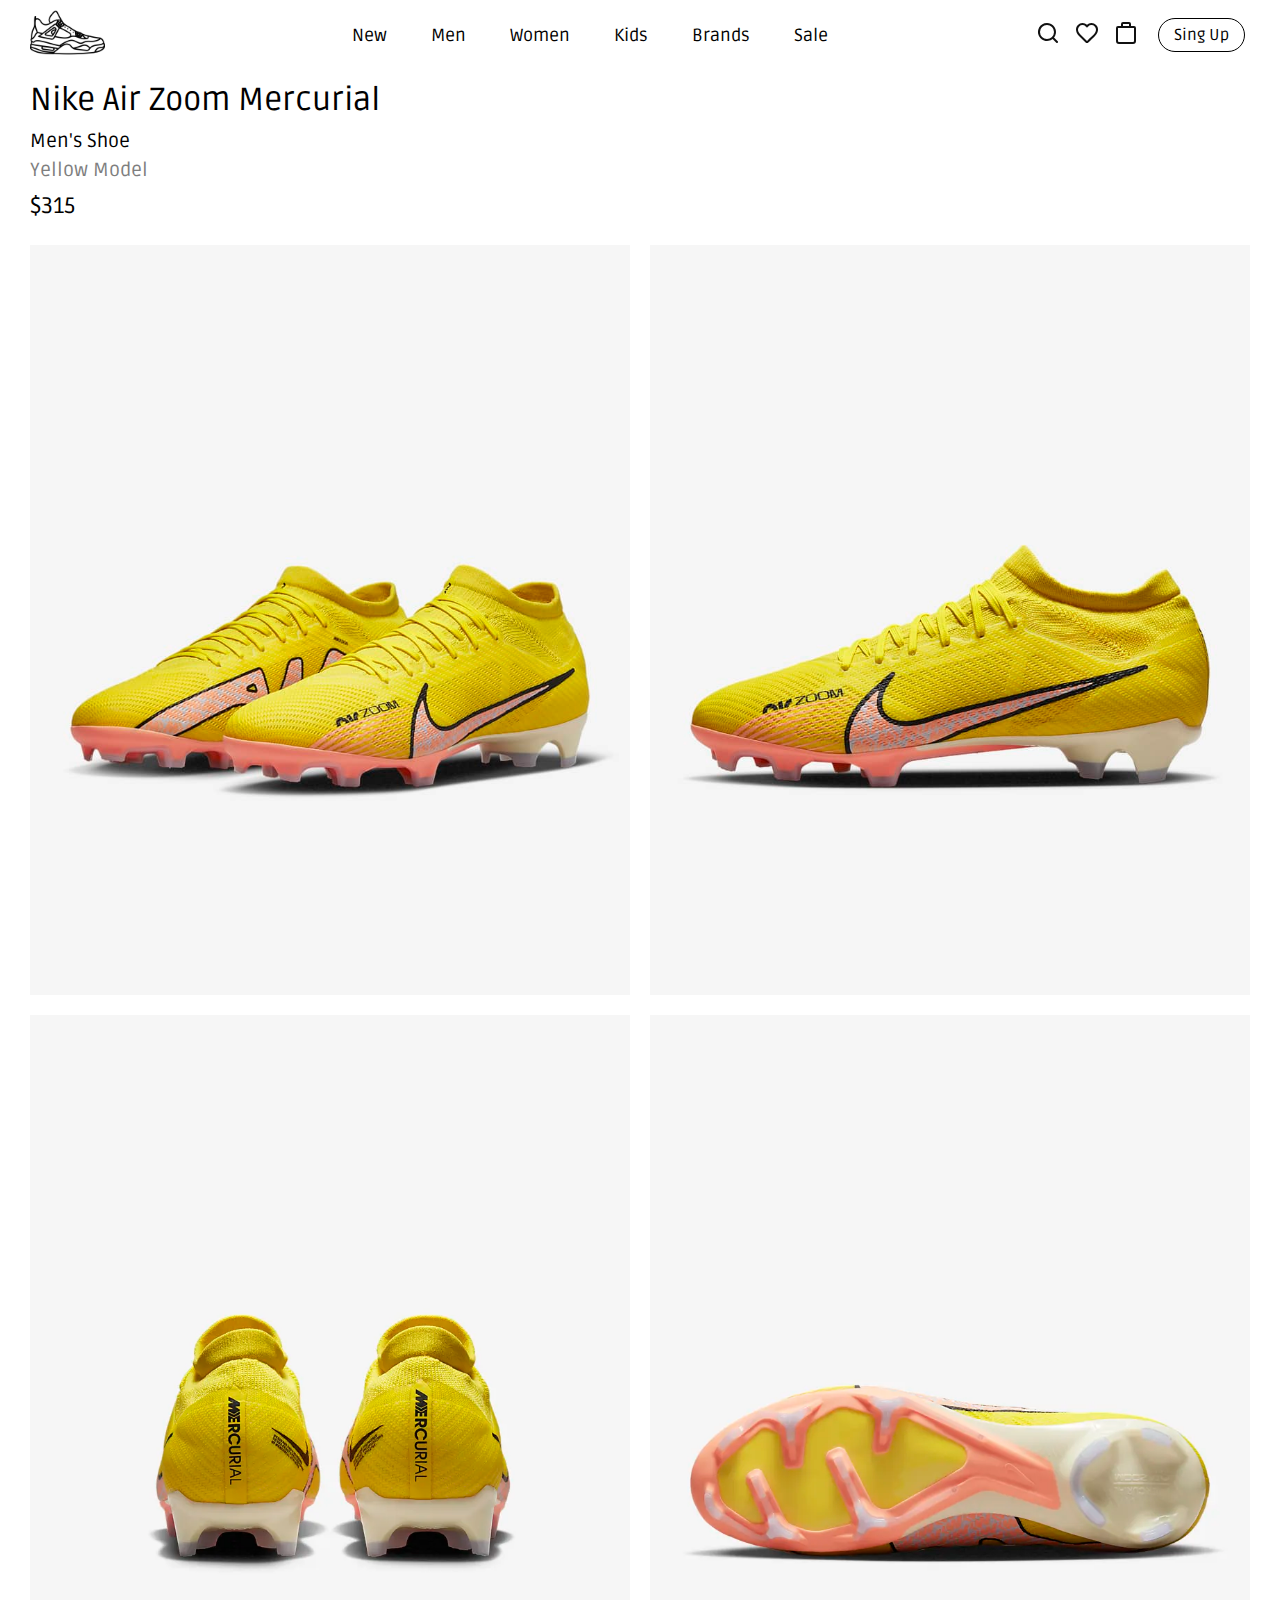
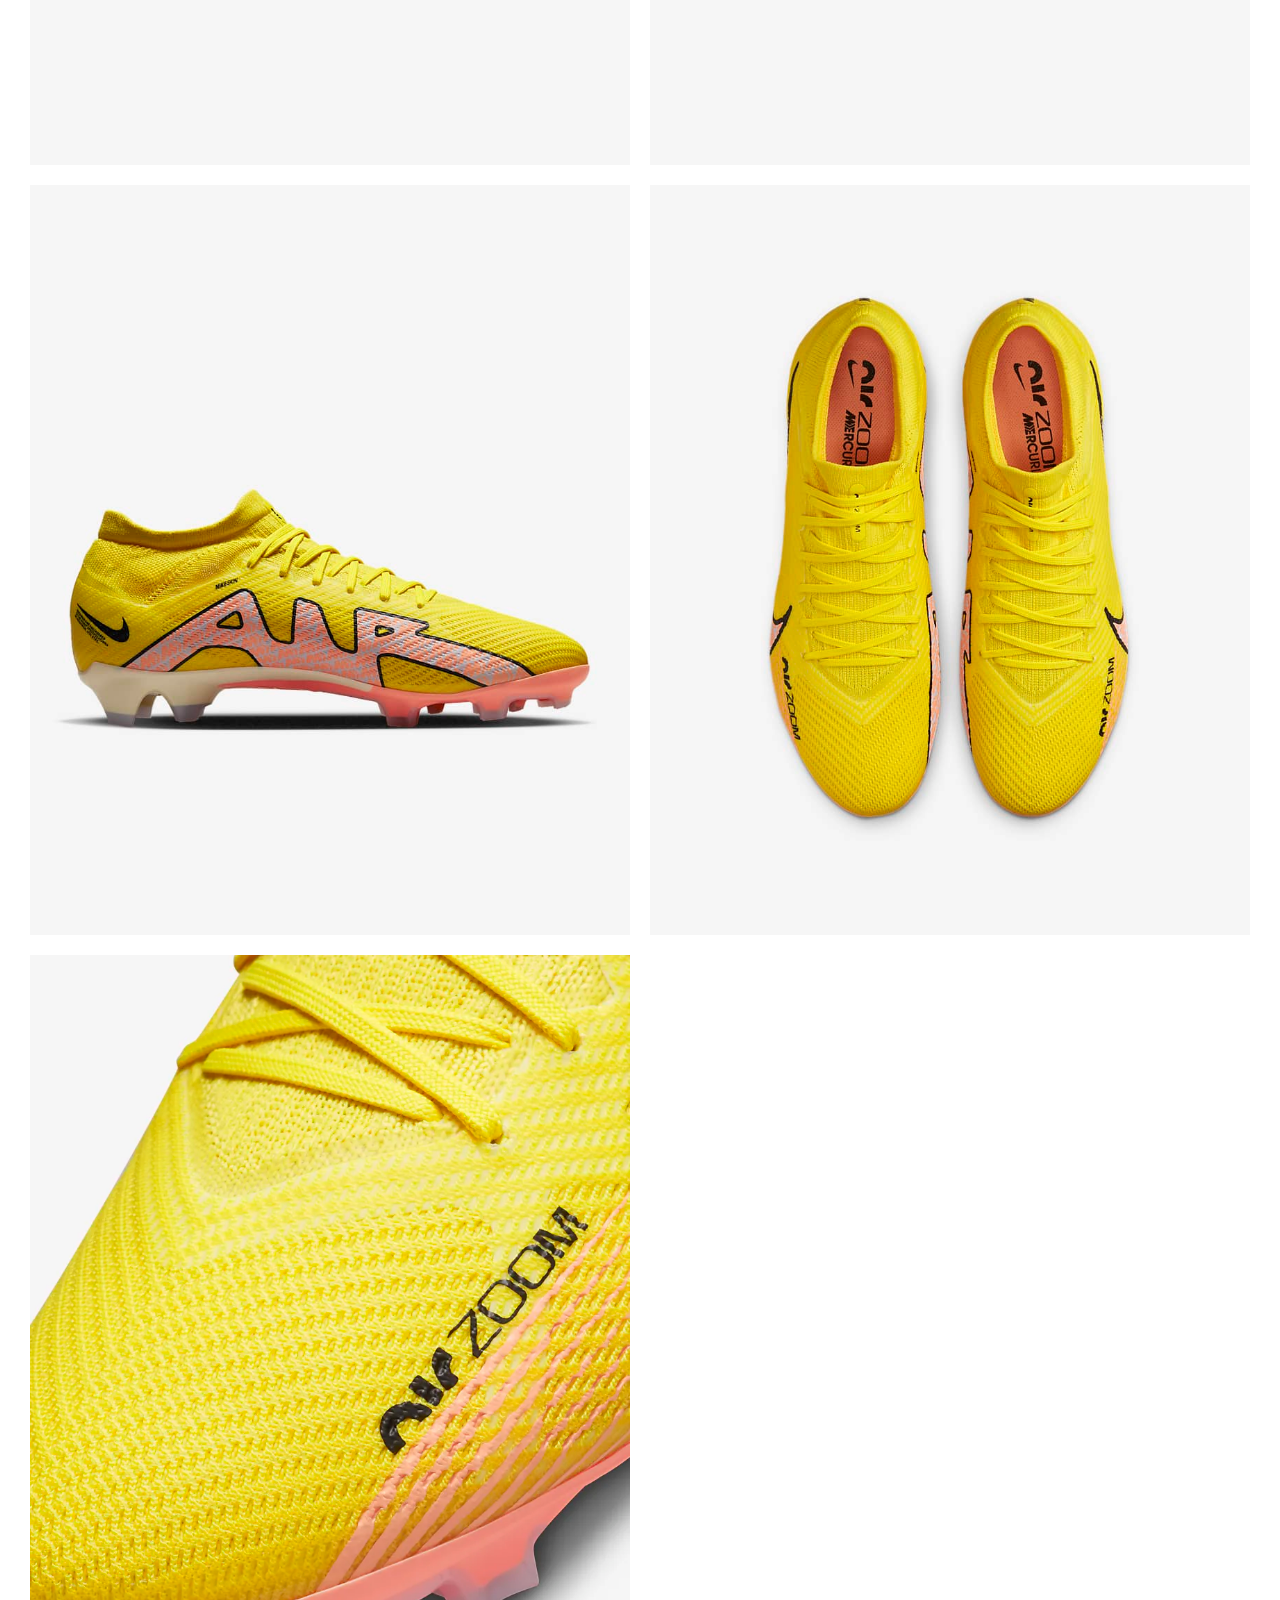
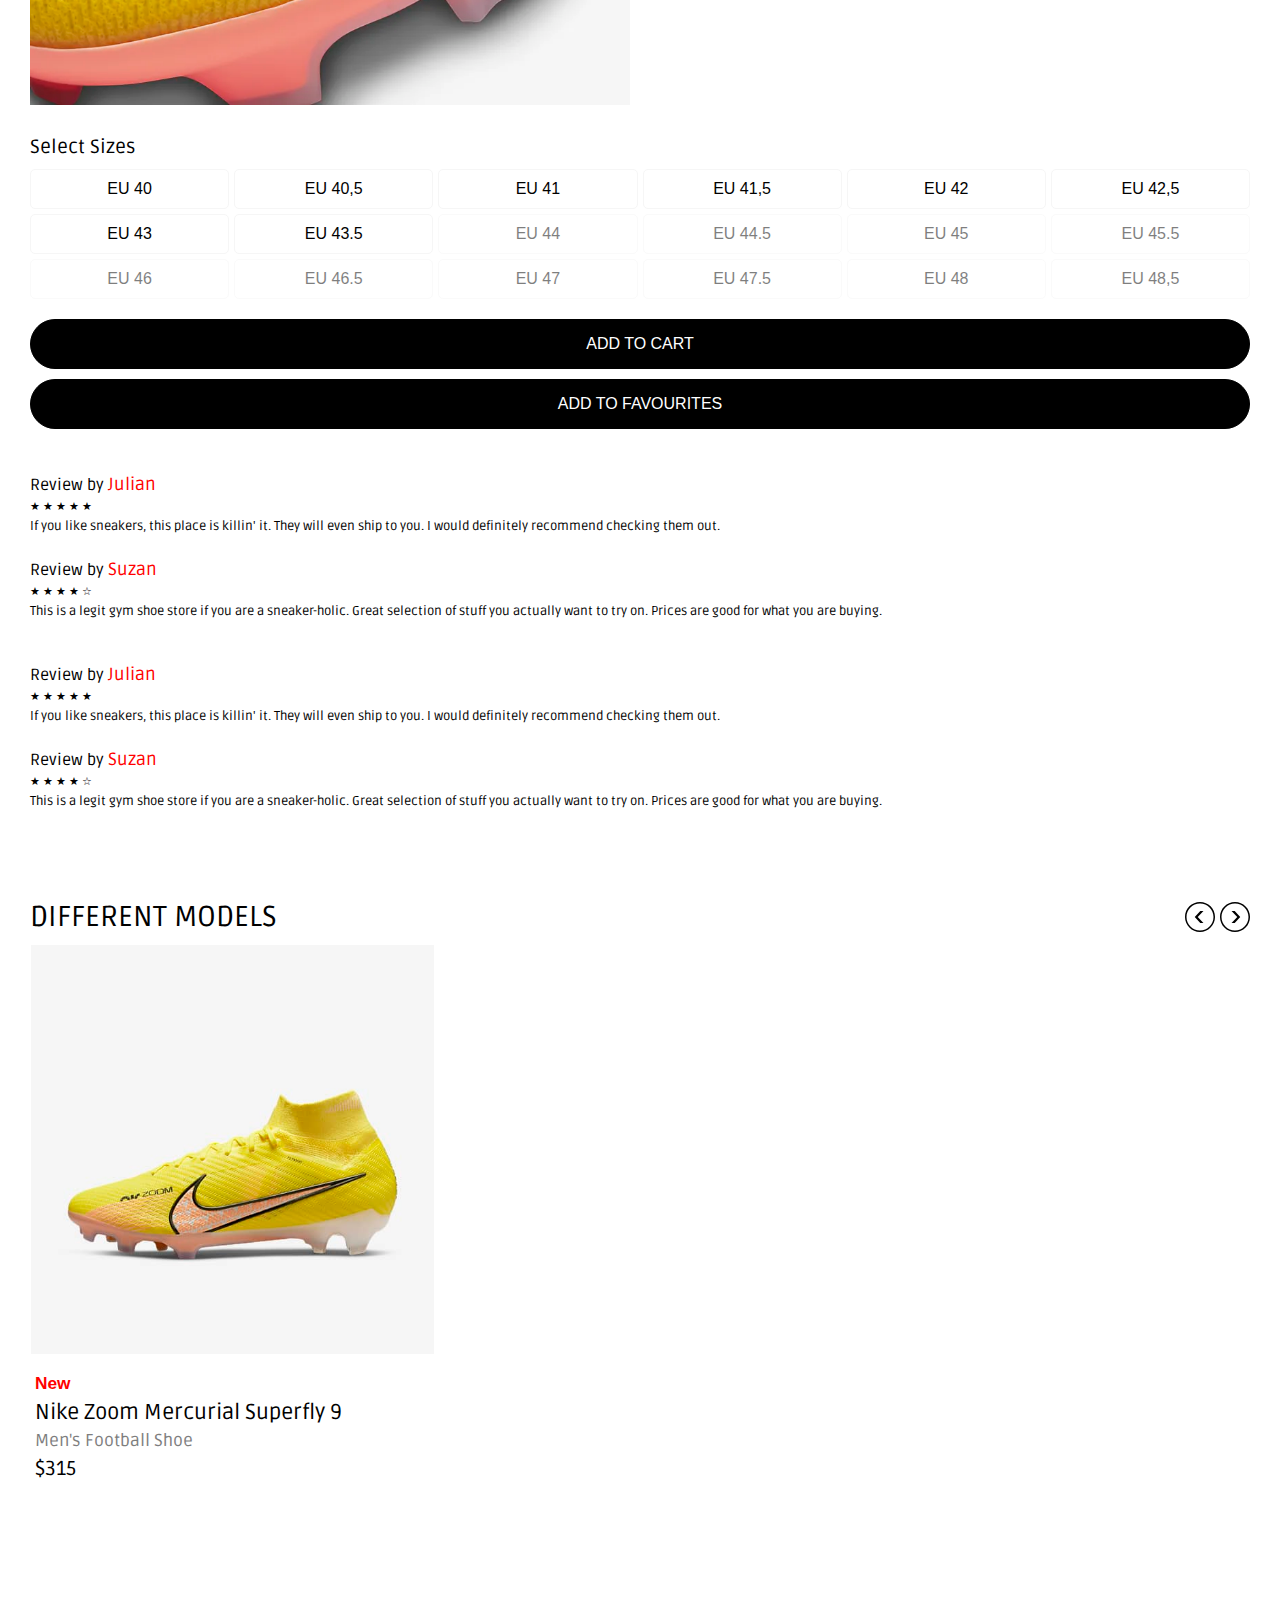
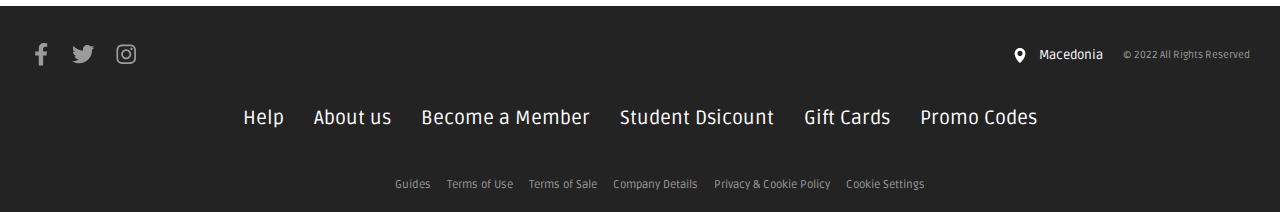
<file: Sneakers-view/nikeAirZoom.html>
<!DOCTYPE html>
<html lang="en">
<head>
    <meta charset="UTF-8">
    <meta name="viewport" content="width=device-width, initial.scale=1.0">
    <link rel="preconnect" href="https://fonts.googleapis.com">
    <link rel="preconnect" href="https://fonts.gstatic.com" crossorigin>
    <link href="https://fonts.googleapis.com/css2?family=Koulen&family=Ruda:wght@400;700&display=swap" rel="stylesheet">
    <link rel="icon" href="../Img/logo-gokickss.jpeg" type="image/icon type">

    <title>Sneaker Shop</title>

    <link rel="stylesheet" href="../Css/general.css">
    <link rel="stylesheet" href="../Css/header.css">
    <link rel="stylesheet" href="../Css/section1.css">
    <link rel="stylesheet" href="../Css/scrolling.css">
    <link rel="stylesheet" href="../Css/sing-up.css">
    <link rel="stylesheet" href="../Css/footer.css">
    <link rel="stylesheet" href="../Css/sneakers-view.css">
    <link rel="stylesheet" href="../Css/about.css">

    <script src="../JavaScript/hamburger-menu.js"></script>
    <script src="../JavaScript/horizontal-scroll.js"></script>
    <script src="../JavaScript/search-bar.js"></script>
    <script src="../JavaScript/openSize.js"></script>

</head>
<body>
<div class="header-white"></div>
<header>
    <a href="../index.html" class="logo"><img class="js" src="../Img/j's%20logo.png" alt="img"/></a>
    <div class="list">
        <ol class="header__list">
            <li>New<div class="header__hover">
                <div class="h1">
                    <ol class="h1__list">
                        <li><h3 class="h1__heading">New For Men</h3></li>
                        <li><a href="../Sneakers/newForMen.html" class="h1__links">All shoes</a></li>
                        <li><a href="lifestyleMen.html" class="h1__links">Lifestyle</a></li>
                        <li><a href="jordanMen.html" class="h1__links">Jordan</a></li>
                        <li><a href="../Sneakers/newForMen.html" class="h1__links">Running</a></li>
                        <li><a href="../Sneakers/newForMen.html" class="h1__links">Basketball</a></li>
                        <li><a href="../Sneakers/newForMen.html" class="h1__links">Football</a></li>
                        <li><a href="../Sneakers/newForMen.html" class="h1__links">Gym</a></li>
                    </ol>
                    <ol class="h1__list">
                        <li><h3 class="h1__heading">New For Women</h3></li>
                        <li><a href="../Sneakers/newForMen.html" class="h1__links">All shoes</a></li>
                        <li><a href="../Sneakers/newForMen.html" class="h1__links">Lifestyle</a></li>
                        <li><a href="../Sneakers/newForMen.html" class="h1__links">Jordan</a></li>
                        <li><a href="../Sneakers/newForMen.html" class="h1__links">Running</a></li>
                        <li><a href="../Sneakers/newForMen.html" class="h1__links">Basketball</a></li>
                        <li><a href="../Sneakers/newForMen.html" class="h1__links">Football</a></li>
                        <li><a href="../Sneakers/newForMen.html" class="h1__links">Gym</a></li>
                    </ol>
                    <ol class="h1__list">
                        <li><h3 class="h1__heading">New For Kids</h3></li>
                        <li><a href="../Sneakers/newForMen.html" class="h1__links">All shoes</a></li>
                        <li><a href="../Sneakers/newForMen.html" class="h1__links">Lifestyle</a></li>
                        <li><a href="../Sneakers/newForMen.html" class="h1__links">Jordan</a></li>
                        <li><a href="../Sneakers/newForMen.html" class="h1__links">Running</a></li>
                        <li><a href="../Sneakers/newForMen.html" class="h1__links">Basketball</a></li>
                        <li><a href="../Sneakers/newForMen.html" class="h1__links">Football</a></li>
                        <li><a href="../Sneakers/newForMen.html" class="h1__links">Gym</a></li>
                    </ol>
                    <ol class="h1__list">
                        <li><h3 class="h1__heading">Shop by Brand</h3></li>
                        <li><a href="../Sneakers/newForMen.html" class="h1__links">All shoes</a></li>
                        <li><a href="../Sneakers/newForMen.html" class="h1__links">Nike</a></li>
                        <li><a href="../Sneakers/newForMen.html" class="h1__links">Jordan</a></li>
                        <li><a href="../Sneakers/newForMen.html" class="h1__links">Nike SB</a></li>
                    </ol>
                </div>
            </div></li>
            <li>Men<div class="header__hover">
                <div class="h1">
                    <ol class="h1__list">
                        <li><h3 class="h1__heading">Collection</h3></li>
                        <li><a class="h1__links">All shoes</a></li>
                        <li><a class="h1__links">Nike</a></li>
                        <li><a class="h1__links">Jordan</a></li>
                        <li><a class="h1__links">Running</a></li>
                        <li><a class="h1__links">Basketball</a></li>
                        <li><a class="h1__links">Football</a></li>
                        <li><a class="h1__links">Gym</a></li>
                    </ol>
                    <ol class="h1__list">
                        <li><h3 class="h1__heading">Air Jordan Men</h3></li>
                        <li><a class="h1__links">All shoes</a></li>
                        <li><a class="h1__links">Air Jordan 1</a></li>
                        <li><a class="h1__links">Air Jordan 1 mid</a></li>
                        <li><a class="h1__links">Air Jordan 1 low</a></li>
                        <li><a class="h1__links">Air Jordan 3</a></li>
                        <li><a class="h1__links">Air Jordan 4</a></li>
                        <li><a class="h1__links">Air Jordan 11 low</a></li>
                    </ol>
                    <ol class="h1__list">
                        <li><h3 class="h1__heading">Nike Men</h3></li>
                        <li><a class="h1__links">All shoes</a></li>
                        <li><a class="h1__links">Air Force 1</a></li>
                        <li><a class="h1__links">Air Max</a></li>
                        <li><a class="h1__links">Air Max 1</a></li>
                        <li><a class="h1__links">Air Max 95</a></li>
                        <li><a class="h1__links">Air Max 97</a></li>
                        <li><a class="h1__links">Air Max 720</a></li>
                        <li><a class="h1__links">Blazer</a></li>
                    </ol>
                    <ol class="h1__list">
                        <li><h3 class="h1__heading">Shop by Sport</h3></li>
                        <li><a class="h1__links">All shoes</a></li>
                        <li><a class="h1__links">Michael Jordan</a></li>
                        <li><a class="h1__links">LeBron James</a></li>
                        <li><a class="h1__links">Kevin Durant</a></li>
                        <li><a class="h1__links">Cristiano Ronaldo</a></li>
                    </ol>
                </div>
            </div></li>
            <li>Women<div class="header__hover">
                <div class="h1">
                    <ol class="h1__list">
                        <li><h3 class="h1__heading">Collection</h3></li>
                        <li><a class="h1__links">All shoes</a></li>
                        <li><a class="h1__links">Nike</a></li>
                        <li><a class="h1__links">Jordan</a></li>
                        <li><a class="h1__links">Running</a></li>
                        <li><a class="h1__links">Basketball</a></li>
                        <li><a class="h1__links">Football</a></li>
                        <li><a class="h1__links">Gym</a></li>
                    </ol>
                    <ol class="h1__list">
                        <li><h3 class="h1__heading">Air Jordan Women</h3></li>
                        <li><a class="h1__links">All shoes</a></li>
                        <li><a class="h1__links">Air Jordan 1</a></li>
                        <li><a class="h1__links">Air Jordan 1 mid</a></li>
                        <li><a class="h1__links">Air Jordan 1 low</a></li>
                        <li><a class="h1__links">Air Jordan 3</a></li>
                        <li><a class="h1__links">Air Jordan 4</a></li>
                        <li><a class="h1__links">Air Jordan 11 low</a></li>
                    </ol>
                    <ol class="h1__list">
                        <li><h3 class="h1__heading">Nike Women</h3></li>
                        <li><a class="h1__links">All shoes</a></li>
                        <li><a class="h1__links">Air Force 1</a></li>
                        <li><a class="h1__links">Air Max</a></li>
                        <li><a class="h1__links">Air Max 1</a></li>
                        <li><a class="h1__links">Air Max 95</a></li>
                        <li><a class="h1__links">Air Max 97</a></li>
                        <li><a class="h1__links">Air Max 720</a></li>
                        <li><a class="h1__links">Blazer</a></li>
                    </ol>
                    <ol class="h1__list">
                        <li><h3 class="h1__heading">Shop by Sport</h3></li>
                        <li><a class="h1__links">All shoes</a></li>
                        <li><a class="h1__links">Michael Jordan</a></li>
                        <li><a class="h1__links">LeBron James</a></li>
                        <li><a class="h1__links">Kevin Durant</a></li>
                        <li><a class="h1__links">Cristiano Ronaldo</a></li>
                    </ol>
                </div>
            </div></li>
            <li>Kids<div class="header__hover">
                <div class="h1">
                    <ol class="h1__list">
                        <li><h3 class="h1__heading">Collection</h3></li>
                        <li><a class="h1__links">All shoes</a></li>
                        <li><a class="h1__links">Nike</a></li>
                        <li><a class="h1__links">Jordan</a></li>
                        <li><a class="h1__links">Running</a></li>
                        <li><a class="h1__links">Basketball</a></li>
                        <li><a class="h1__links">Football</a></li>
                        <li><a class="h1__links">Gym</a></li>
                    </ol>
                    <ol class="h1__list">
                        <li><h3 class="h1__heading">Air Jordan Kids</h3></li>
                        <li><a class="h1__links">All shoes</a></li>
                        <li><a class="h1__links">Air Jordan 1</a></li>
                        <li><a class="h1__links">Air Jordan 1 mid</a></li>
                        <li><a class="h1__links">Air Jordan 1 low</a></li>
                        <li><a class="h1__links">Air Jordan 3</a></li>
                        <li><a class="h1__links">Air Jordan 4</a></li>
                        <li><a class="h1__links">Air Jordan 11 low</a></li>
                    </ol>
                    <ol class="h1__list">
                        <li><h3 class="h1__heading">Nike Kids</h3></li>
                        <li><a class="h1__links">All shoes</a></li>
                        <li><a class="h1__links">Air Force 1</a></li>
                        <li><a class="h1__links">Air Max</a></li>
                        <li><a class="h1__links">Air Max 1</a></li>
                        <li><a class="h1__links">Air Max 95</a></li>
                        <li><a class="h1__links">Air Max 97</a></li>
                        <li><a class="h1__links">Air Max 720</a></li>
                        <li><a class="h1__links">Blazer</a></li>
                    </ol>
                    <ol class="h1__list">
                        <li><h3 class="h1__heading">Shop by Sport</h3></li>
                        <li><a class="h1__links">All shoes</a></li>
                        <li><a class="h1__links">Michael Jordan</a></li>
                        <li><a class="h1__links">LeBron James</a></li>
                        <li><a class="h1__links">Kevin Durant</a></li>
                        <li><a class="h1__links">Cristiano Ronaldo</a></li>
                    </ol>
                </div>
            </div></li>
            <li>Brands<div class="header__hover">
                <div class="h1">
                    <ol class="h1__list">
                        <li><h3 class="h1__heading">All Brands</h3></li>
                        <li><a class="h1__links">All shoes</a></li>
                        <li><a class="h1__links">Nike</a></li>
                        <li><a class="h1__links">Jordan</a></li>
                        <li><a class="h1__links">Nike SB</a></li>
                    </ol>
                    <ol class="h1__list">
                        <li><h3 class="h1__heading">Nike Shoes</h3></li>
                        <li><a class="h1__links">All shoes</a></li>
                        <li><a class="h1__links">Air Force 1</a></li>
                        <li><a class="h1__links">Air Max</a></li>
                        <li><a class="h1__links">Air Max 1</a></li>
                        <li><a class="h1__links">Air Max 95</a></li>
                        <li><a class="h1__links">Air Max 97</a></li>
                        <li><a class="h1__links">Air Max 720</a></li>
                        <li><a class="h1__links">Blazer</a></li>
                    </ol>
                    <ol class="h1__list">
                        <li><h3 class="h1__heading">Jordan Shoes</h3></li>
                        <li><a class="h1__links">All shoes</a></li>
                        <li><a class="h1__links">Air Jordan 1</a></li>
                        <li><a class="h1__links">Air Jordan 1 mid</a></li>
                        <li><a class="h1__links">Air Jordan 1 low</a></li>
                        <li><a class="h1__links">Air Jordan 3</a></li>
                        <li><a class="h1__links">Air Jordan 4</a></li>
                        <li><a class="h1__links">Air Jordan 11 low</a></li>
                    </ol>
                    <ol class="h1__list">
                        <li><h3 class="h1__heading">Nike Skateboarding</h3></li>
                        <li><a class="h1__links">All shoes</a></li>
                        <li><a class="h1__links">Nike SB Chron 2</a></li>
                        <li><a class="h1__links">Nike SB Shane</a></li>
                        <li><a class="h1__links">Nike SB Ishod Wair</a></li>
                        <li><a class="h1__links">Nike SB Blazer</a></li>
                        <li><a class="h1__links">Nike SB Force</a></li>
                        <li><a class="h1__links">Nike SB Dunk</a></li>
                    </ol>
                </div>
            </div></li>
            <li>Sale<div class="header__hover">
                <div class="h1">
                    <ol class="h1__list">
                        <li><h3 class="h1__heading">Popular Now</h3></li>
                        <li><a class="h1__links">Best Sellers</a></li>
                        <li><a class="h1__links">Dunk</a></li>
                        <li><a class="h1__links">LB James x PSG</a></li>
                        <li><a class="h1__links">Women's Air Force 1</a></li>
                        <li><a class="h1__links">White Air Force 1</a></li>
                        <li><a class="h1__links">Air Jordan 1 low</a></li>
                        <li><a class="h1__links">LB James Shoes</a></li>
                    </ol>
                    <ol class="h1__list">
                        <li><h3 class="h1__heading">Sale For Men</h3></li>
                        <li><a class="h1__links">Best Sellers</a></li>
                        <li><a class="h1__links">LB James x PSG</a></li>
                        <li><a class="h1__links">White Air Force 1</a></li>
                        <li><a class="h1__links">Air Jordan 1 low</a></li>
                        <li><a class="h1__links">LB James Shoes</a></li>
                        <li><a class="h1__links">Nike SB Chron 2</a></li>
                        <li><a class="h1__links">Air Force 1</a></li>
                    </ol>
                    <ol class="h1__list">
                        <li><h3 class="h1__heading">Sale For Women</h3></li>
                        <li><a class="h1__links">Best Sellers</a></li>
                        <li><a class="h1__links">Dunk</a></li>
                        <li><a class="h1__links">Women's Air Force 1</a></li>
                        <li><a class="h1__links">White Air Force 1</a></li>
                        <li><a class="h1__links">Air Jordan 1 low</a></li>
                        <li><a class="h1__links">Air Jordan 11 low</a></li>
                    </ol>
                    <ol class="h1__list">
                        <li><h3 class="h1__heading">Sale For Kids</h3></li>
                        <li><a class="h1__links">Best Sellers</a></li>
                        <li><a class="h1__links">Air Jordan x PSG</a></li>
                        <li><a class="h1__links">LB James Shoes</a></li>
                        <li><a class="h1__links">CR7 Shoes</a></li>
                        <li><a class="h1__links">Air Force 1</a></li>
                    </ol>
                </div>
            </div></li>
        </ol>
        <div class="white-div"></div>
    </div>
    <div class="search-div">
        <div class="right">
            <button class="search-button sm-margin"><svg class="pre-search-input-icon" fill="#111" height="24px" width="24px" viewBox="0 0 24 24"><path d="M21.71 20.29L18 16.61A9 9 0 1 0 16.61 18l3.68 3.68a1 1 0 0 0 1.42 0 1 1 0 0 0 0-1.39zM11 18a7 7 0 1 1 7-7 7 7 0 0 1-7 7z"></path></svg></button>
            <a href="../favourite.html" class="sm-margin"><svg class="fav-icon" width="24px" height="24px" fill="#111" viewBox="0 0 24 24"><path d="M21.11 4a6.6 6.6 0 0 0-4.79-1.92A6.27 6.27 0 0 0 12 3.84 6.57 6.57 0 0 0 2.89 4c-2.8 2.68-2.45 7.3.88 10.76l6.84 6.63A2 2 0 0 0 12 22a2 2 0 0 0 1.37-.54l.2-.19.61-.57c.6-.57 1.42-1.37 2.49-2.41l2.44-2.39 1.09-1.07c3.38-3.55 3.8-8.1.91-10.83zm-2.35 9.4l-.25.24-.8.79-2.44 2.39c-1 1-1.84 1.79-2.44 2.36L12 20l-6.83-6.68c-2.56-2.66-2.86-6-.88-7.92a4.52 4.52 0 0 1 6.4 0l.09.08a2.12 2.12 0 0 1 .32.3l.9.94.9-.94.28-.27.11-.09a4.52 4.52 0 0 1 6.43 0c1.97 1.9 1.67 5.25-.96 7.98z"></path></svg></a>
            <a href="../cart.html" class="sm-margin"><svg class="cart-icon" width="24px" height="24px" fill="#111" viewBox="0 0 24 24"><path d="M16 7a1 1 0 0 1-1-1V3H9v3a1 1 0 0 1-2 0V3a2 2 0 0 1 2-2h6a2 2 0 0 1 2 2v3a1 1 0 0 1-1 1z"></path><path d="M20 5H4a2 2 0 0 0-2 2v13a3 3 0 0 0 3 3h14a3 3 0 0 0 3-3V7a2 2 0 0 0-2-2zm0 15a1 1 0 0 1-1 1H5a1 1 0 0 1-1-1V7h16z"></path></svg></a>
            <button id="hamburger-menu" class="hamburger-menu sm-margin"><svg width="24px" height="24px" fill="#111" viewBox="0 0 24 24"><path d="M21 13H3c-.6 0-1-.4-1-1s.4-1 1-1h18c.6 0 1 .4 1 1s-.4 1-1 1zm0-8H3c-.6 0-1-.4-1-1s.4-1 1-1h18c.6 0 1 .4 1 1s-.4 1-1 1zm0 16H3c-.6 0-1-.4-1-1s.4-1 1-1h18c.6 0 1 .4 1 1s-.4 1-1 1z"></path></svg></button>
            <a href="../sing-up.html" class="sing-up"><p>Sing Up</p></a>
        </div>
    </div>
    <div id="ham-list" class="hamburger-list">
        <div id="ham-inside" class="hamburger-list-inside">
            <button onclick="closeHamActive()" id="esc-button" class="esc-hamburger"><img draggable="false" src="../Img/esc.png" alt="img"/> </button>
            <div class="hamburger-ol">
                <button onclick="hamActive(0)">New</button>
                <div class="hamburger-ol-active hamburger-new">
                    <a href="../Sneakers/newForMen.html">New For Men</a>
                    <a href="../Sneakers/newForMen.html">New For Women</a>
                    <a href="../Sneakers/newForMen.html">New For Kids</a>
                    <a href="../Sneakers/newForMen.html">Shop By Brand</a>
                </div>
                <button onclick="hamActive(1)">Men</button>
                <div class="hamburger-ol-active hamburger-men">
                    <a href="../Sneakers/newForMen.html">Colection</a>
                    <a href="../Sneakers/newForMen.html">Air Jordan</a>
                    <a href="../Sneakers/newForMen.html">Nike Men</a>
                    <a href="../Sneakers/newForMen.html">Shop By Sport</a>
                </div>
                <button onclick="hamActive(2)">Women</button>
                <div class="hamburger-ol-active hamburger-women">
                    <a href="../Sneakers/newForMen.html">Colection</a>
                    <a href="../Sneakers/newForMen.html">Air Jordan</a>
                    <a href="../Sneakers/newForMen.html">Nike Women</a>
                    <a href="../Sneakers/newForMen.html">Shop By Sport</a>
                </div>
                <button onclick="hamActive(3)">Kids</button>
                <div class="hamburger-ol-active hamburger-kids">
                    <a href="../Sneakers/newForMen.html">Colection</a>
                    <a href="../Sneakers/newForMen.html">Air Jordan</a>
                    <a href="../Sneakers/newForMen.html">Nike Kids</a>
                    <a href="../Sneakers/newForMen.html">Shop By Sport</a>
                </div>
                <button onclick="hamActive(4)">Brand</button>
                <div class="hamburger-ol-active hamburger-brand">
                    <a href="../Sneakers/newForMen.html">All Brands</a>
                    <a href="../Sneakers/newForMen.html">Nike Shoes</a>
                    <a href="../Sneakers/newForMen.html">Jordan Shoes</a>
                    <a href="../Sneakers/newForMen.html">Nike SB</a>
                </div>
                <button onclick="hamActive(5)">Sale</button>
                <div class="hamburger-ol-active hamburger-sale">
                    <a href="../Sneakers/newForMen.html">Popular Now</a>
                    <a href="../Sneakers/newForMen.html">Sale For Men</a>
                    <a href="../Sneakers/newForMen.html">Sale For Women</a>
                    <a href="../Sneakers/newForMen.html">Sale For Kids</a>
                </div>
            </div>

            <div class="social-media">
                <ol class="sm-icons">
                    <li><a href="https://www.facebook.com/" class="fb-icon"><svg stroke="currentColor" fill="currentColor" stroke-width="0" viewBox="0 0 320 512" height="1em" width="1em" xmlns="http://www.w3.org/2000/svg"><path d="M279.14 288l14.22-92.66h-88.91v-60.13c0-25.35 12.42-50.06 52.24-50.06h40.42V6.26S260.43 0 225.36 0c-73.22 0-121.08 44.38-121.08 124.72v70.62H22.89V288h81.39v224h100.17V288z"></path></svg></a></li>
                    <li><a href="https://twitter.com/" class="twitter-icon"><svg stroke="currentColor" fill="currentColor" stroke-width="0" viewBox="0 0 512 512" height="1em" width="1em" xmlns="http://www.w3.org/2000/svg"><path d="M459.37 151.716c.325 4.548.325 9.097.325 13.645 0 138.72-105.583 298.558-298.558 298.558-59.452 0-114.68-17.219-161.137-47.106 8.447.974 16.568 1.299 25.34 1.299 49.055 0 94.213-16.568 130.274-44.832-46.132-.975-84.792-31.188-98.112-72.772 6.498.974 12.995 1.624 19.818 1.624 9.421 0 18.843-1.3 27.614-3.573-48.081-9.747-84.143-51.98-84.143-102.985v-1.299c13.969 7.797 30.214 12.67 47.431 13.319-28.264-18.843-46.781-51.005-46.781-87.391 0-19.492 5.197-37.36 14.294-52.954 51.655 63.675 129.3 105.258 216.365 109.807-1.624-7.797-2.599-15.918-2.599-24.04 0-57.828 46.782-104.934 104.934-104.934 30.213 0 57.502 12.67 76.67 33.137 23.715-4.548 46.456-13.32 66.599-25.34-7.798 24.366-24.366 44.833-46.132 57.827 21.117-2.273 41.584-8.122 60.426-16.243-14.292 20.791-32.161 39.308-52.628 54.253z"></path></svg></a></li>
                    <li><a href="https://www.instagram.com/gokickss/" class="insta-icon"><svg stroke="currentColor" fill="currentColor" stroke-width="0" viewBox="0 0 448 512" height="1em" width="1em" xmlns="http://www.w3.org/2000/svg"><path d="M224.1 141c-63.6 0-114.9 51.3-114.9 114.9s51.3 114.9 114.9 114.9S339 319.5 339 255.9 287.7 141 224.1 141zm0 189.6c-41.1 0-74.7-33.5-74.7-74.7s33.5-74.7 74.7-74.7 74.7 33.5 74.7 74.7-33.6 74.7-74.7 74.7zm146.4-194.3c0 14.9-12 26.8-26.8 26.8-14.9 0-26.8-12-26.8-26.8s12-26.8 26.8-26.8 26.8 12 26.8 26.8zm76.1 27.2c-1.7-35.9-9.9-67.7-36.2-93.9-26.2-26.2-58-34.4-93.9-36.2-37-2.1-147.9-2.1-184.9 0-35.8 1.7-67.6 9.9-93.9 36.1s-34.4 58-36.2 93.9c-2.1 37-2.1 147.9 0 184.9 1.7 35.9 9.9 67.7 36.2 93.9s58 34.4 93.9 36.2c37 2.1 147.9 2.1 184.9 0 35.9-1.7 67.7-9.9 93.9-36.2 26.2-26.2 34.4-58 36.2-93.9 2.1-37 2.1-147.8 0-184.8zM398.8 388c-7.8 19.6-22.9 34.7-42.6 42.6-29.5 11.7-99.5 9-132.1 9s-102.7 2.6-132.1-9c-19.6-7.8-34.7-22.9-42.6-42.6-11.7-29.5-9-99.5-9-132.1s-2.6-102.7 9-132.1c7.8-19.6 22.9-34.7 42.6-42.6 29.5-11.7 99.5-9 132.1-9s102.7-2.6 132.1 9c19.6 7.8 34.7 22.9 42.6 42.6 11.7 29.5 9 99.5 9 132.1s2.7 102.7-9 132.1z"></path></svg></a></li>
                </ol>
            </div>

            <p class="about">Become a GoKickss Member for the best products, inspiration and stories in sport.</p>
            <a href="../sing-up.html" class="login-menager">Sing up</a>

            <div class="hamburger-rest-icons">
                <a><svg class="fav-icon" width="24px" height="24px" fill="#111" viewBox="0 0 24 24"><path d="M21.11 4a6.6 6.6 0 0 0-4.79-1.92A6.27 6.27 0 0 0 12 3.84 6.57 6.57 0 0 0 2.89 4c-2.8 2.68-2.45 7.3.88 10.76l6.84 6.63A2 2 0 0 0 12 22a2 2 0 0 0 1.37-.54l.2-.19.61-.57c.6-.57 1.42-1.37 2.49-2.41l2.44-2.39 1.09-1.07c3.38-3.55 3.8-8.1.91-10.83zm-2.35 9.4l-.25.24-.8.79-2.44 2.39c-1 1-1.84 1.79-2.44 2.36L12 20l-6.83-6.68c-2.56-2.66-2.86-6-.88-7.92a4.52 4.52 0 0 1 6.4 0l.09.08a2.12 2.12 0 0 1 .32.3l.9.94.9-.94.28-.27.11-.09a4.52 4.52 0 0 1 6.43 0c1.97 1.9 1.67 5.25-.96 7.98z"></path></svg> Favourite</a>
                <a><svg class="cart-icon" width="24px" height="24px" fill="#111" viewBox="0 0 24 24"><path d="M16 7a1 1 0 0 1-1-1V3H9v3a1 1 0 0 1-2 0V3a2 2 0 0 1 2-2h6a2 2 0 0 1 2 2v3a1 1 0 0 1-1 1z"></path><path d="M20 5H4a2 2 0 0 0-2 2v13a3 3 0 0 0 3 3h14a3 3 0 0 0 3-3V7a2 2 0 0 0-2-2zm0 15a1 1 0 0 1-1 1H5a1 1 0 0 1-1-1V7h16z"></path></svg> Cart</a>
                <a><svg class="order-icon" height="24px" width="24px" fill="#111" viewBox="0 0 1000 1000"><path d="M995.6 241.3c0-4.4-4.4-4.4-4.4-8.8-4.4-4.4-8.8-4.4-8.8-8.8H978L486.9 4.5h-35.1L22 219.3h-4.4l-8.8 8.8c-3.2 3.6-4.8 8.4-4.4 13.2H.1v504.3C-1 760.8 7.9 775 22 780.7l495.5 214.9h30.7L978 780.7c13.3-6.6 21.8-20.2 21.9-35.1V254.4c.4-4.8-1.1-9.5-4.3-13.1zM469.3 83.4l399.1 175.4-122.8 61.4-399.1-175.4 122.8-61.4zm61.4 342.1L131.6 250l122.8-61.4L653.5 364l-122.8 61.5zM79 315.8l412.2 179.8V899L79 719.3V315.8zm842 403.5L570.2 894.7V495.6L921 320.2v399.1z"></path></svg> Orders</a>
                <a><svg class="help-icon" height="24px" width="24px" fill="#111" viewBox="0 0 24 24"><path d="M11.9 15.767c-.6 0-1.1.5-1.1 1.1 0 .6.5 1.1 1.1 1.1s1.1-.5 1.1-1.1c0-.6-.5-1.1-1.1-1.1m0-9.6c-1.3 0-2.5 1.1-2.6 1.3-.4.4-.4 1 0 1.4.4.4 1 .4 1.4 0 .2-.3.8-.8 1.2-.8.5 0 1 .4 1 1 0 .3-.1.6-.4.8-1 .7-1.6 1.8-1.6 2.8v.3c0 .5.4 1 1 1s1-.4 1-1v-.3c0-.6.5-1.1.8-1.3.7-.5 1.2-1.4 1.2-2.4-.1-1.5-1.4-2.8-3-2.8"></path><path d="M12 23.5C5.7 23.5.5 18.3.5 12S5.7.5 12 .5 23.5 5.7 23.5 12 18.3 23.5 12 23.5zm0-21c-5.2 0-9.5 4.3-9.5 9.5s4.3 9.5 9.5 9.5 9.5-4.3 9.5-9.5-4.3-9.5-9.5-9.5z"></path></svg> Help</a>
            </div>
        </div>
    </div>
    <div class="blur"></div>
</header>
<div class="search-input">
    <input type="search" placeholder="Search">
    <button class="esc-hamburger esc"><img draggable="false" src="../Img/esc.png" alt="img"/> </button>
</div>

<section id="sneakers-view">
    <div class="snaker-view-inside">
        <div class="sneaker-view-info sneaker-inside-info">
            <p class="heading">Nike Air Zoom Mercurial</p>
            <p class="sneaker-type">Men's Shoe</p>
            <p class="sneaker-type">Yellow Model</p>
            <p class="sneaker-price">$315</p>
            <p class="select-size sneaker-info-shown">Select Size</p>
            <div class="sizes sneaker-info-shown">
                <button class="size-button-active">EU 40</button>
                <button class="size-button-active">EU 40,5</button>
                <button class="size-button-active">EU 41</button>
                <button class="size-button-active">EU 41,5</button>
                <button class="size-button-active">EU 42</button>
                <button class="size-button-active">EU 42,5</button>
                <button class="size-button-active">EU 43</button>
                <button class="size-button-active">EU 43.5</button>
                <button>EU 44</button>
                <button>EU 44.5</button>
                <button>EU 45</button>
                <button>EU 45.5</button>
                <button>EU 46</button>
                <button>EU 46.5</button>
                <button>EU 47</button>
                <button>EU 47.5</button>
                <button>EU 48</button>
                <button>EU 48,5</button>
            </div>
            <button id="add-cart" class="add-buttons sneaker-info-shown">ADD TO CART</button>
            <button id="add-favourite" class="add-buttons sneaker-info-shown">ADD TO FAVOURITES</button>
            <div class="left-about about-shown">
                <div class="about-inside">
                    <div class="reviews">
                        <div class="review-info">
                            <p class="review-name">Review by <span>Julian</span></p>
                            <div class="review-stars">
                                &#x2605; &#x2605; &#x2605; &#x2605; &#x2605;
                            </div>
                            <p class="review-text">If you like sneakers, this place is killin' it. They will even ship to you. I would definitely recommend checking them out.</p>
                        </div>
                    </div>
                    <div class="reviews">
                        <div class="review-info">
                            <p class="review-name">Review by <span>Suzan</span></p>
                            <div class="review-stars">
                                &#x2605; &#x2605; &#x2605; &#x2605; &#x2606;
                            </div>
                            <p class="review-text">This is a legit gym shoe store if you are a sneaker-holic. Great selection of stuff you actually want to try on. Prices are good for what you are buying.</p>
                        </div>
                    </div>
                </div>
            </div>
        </div>
        <div class="sneaker-img-div">
            <img class="af1-white" src="../Img/nikeMercurial-2.jpeg" alt="img"/>
            <img class="af1-white" src="../Img/nikeMercurial.jpeg" alt="img"/>
            <img class="af1-white" src="../Img/nikeMercurial-behind.webp" alt="img"/>
            <img class="af1-white" src="../Img/nikeMercurial-below.webp" alt="img"/>
            <img class="af1-white" src="../Img/nikeMercurial-rotate.jpeg" alt="img"/>
            <img class="af1-white" src="../Img/nikeMercurial-above.jpeg" alt="img"/>
            <img class="af1-white" src="../Img/nikeMercurial-zoom.webp" alt="img"/>
        </div>
        <p class="select-size select-sizee sneaker-info-hidden">Select Size</p>
        <div class="sizes sizess sneaker-info-hidden">
            <button class="size-button-active">EU 40</button>
            <button class="size-button-active">EU 40,5</button>
            <button class="size-button-active">EU 41</button>
            <button class="size-button-active">EU 41,5</button>
            <button class="size-button-active">EU 42</button>
            <button class="size-button-active">EU 42,5</button>
            <button class="size-button-active">EU 43</button>
            <button class="size-button-active">EU 43.5</button>
            <button>EU 44</button>
            <button>EU 44.5</button>
            <button>EU 45</button>
            <button>EU 45.5</button>
            <button>EU 46</button>
            <button>EU 46.5</button>
            <button>EU 47</button>
            <button>EU 47.5</button>
            <button>EU 48</button>
            <button>EU 48,5</button>
        </div>
        <button id="add-cart2" class="add-buttons sneaker-info-hidden">ADD TO CART</button>
        <button id="add-favourite2" class="add-buttons sneaker-info-hidden">ADD TO FAVOURITES</button>
        <div class="left-about about-hidden">
            <div class="about-inside">
                <div class="reviews">
                    <div class="review-info">
                        <p class="review-name">Review by <span>Julian</span></p>
                        <div class="review-stars">
                            &#x2605; &#x2605; &#x2605; &#x2605; &#x2605;
                        </div>
                        <p class="review-text">If you like sneakers, this place is killin' it. They will even ship to you. I would definitely recommend checking them out.</p>
                    </div>
                </div>
                <div class="reviews">
                    <div class="review-info">
                        <p class="review-name">Review by <span>Suzan</span></p>
                        <div class="review-stars">
                            &#x2605; &#x2605; &#x2605; &#x2605; &#x2606;
                        </div>
                        <p class="review-text">This is a legit gym shoe store if you are a sneaker-holic. Great selection of stuff you actually want to try on. Prices are good for what you are buying.</p>
                    </div>
                </div>
            </div>
        </div>
    </div>
    <div class="left-about about-hidden">
        <div class="about-inside">
            <div class="reviews">
                <div class="review-info">
                    <p class="review-name">Review by <span>Julian</span></p>
                    <div class="review-stars">
                        &#x2605; &#x2605; &#x2605; &#x2605; &#x2605;
                    </div>
                    <p class="review-text">If you like sneakers, this place is killin' it. They will even ship to you. I would definitely recommend checking them out.</p>
                </div>
            </div>
            <div class="reviews">
                <div class="review-info">
                    <p class="review-name">Review by <span>Suzan</span></p>
                    <div class="review-stars">
                        &#x2605; &#x2605; &#x2605; &#x2605; &#x2606;
                    </div>
                    <p class="review-text">This is a legit gym shoe store if you are a sneaker-holic. Great selection of stuff you actually want to try on. Prices are good for what you are buying.</p>
                </div>
            </div>
        </div>
    </div>
</section>

<section id="scrolling1">
    <div class="scrolling-top">
        <p class="heading">DIFFERENT MODELS</p>
        <div class="arrows">
            <button id="scrolling1-left-arrow" class="left-arrow"><svg id="icons_1_" xmlns="http://www.w3.org/2000/svg" x="0" y="0" viewBox="0 0 128 128" xml:space="preserve"><g id="row2_1_"><g id="_x31__4_"><path class="st2" d="M64 .3C28.7.3 0 28.8 0 64s28.7 63.7 64 63.7 64-28.5 64-63.7S99.3.3 64 .3zm0 121C32.2 121.3 6.4 95.7 6.4 64 6.4 32.3 32.2 6.7 64 6.7s57.6 25.7 57.6 57.3c0 31.7-25.8 57.3-57.6 57.3zm1.3-82.8L41.6 64l23.6 25.5h13.5L54.4 64l24.4-25.5H65.3z" id="left_3_"/></g></g></svg></button>
            <button id="scrolling1-right-arrow" class="right-arrow"><svg id="icons_1_" xmlns="http://www.w3.org/2000/svg" x="0" y="0" viewBox="0 0 128 128" xml:space="preserve"><g id="row1_1_"><g id="_x31__3_"><path class="st2" d="M64 0C28.7 0 0 28.7 0 64s28.7 64 64 64 64-28.7 64-64S99.3 0 64 0zm0 121.6C32.2 121.6 6.4 95.8 6.4 64S32.2 6.4 64 6.4s57.6 25.8 57.6 57.6-25.8 57.6-57.6 57.6zM49.2 38.4 73.6 64 49.2 89.6h13.5L86.4 64 62.7 38.4H49.2z" id="_x32__2_"/></g></g></svg></button>
        </div>
    </div>
    <div id="scrolling-div-1" class="scrolling-div">
        <div class="sneaker1">
            <a><img src="../Img/footballMen-high.jpeg" alt="img"/></a>
            <div class="sneaker-info">
                <p class="best-sales">New</p>
                <p class="sneaker-name">Nike Zoom Mercurial Superfly 9</p>
                <p class="sneaker-type">Men's Football Shoe</p>
                <p class="sneaker-price">$315</p>
            </div>
        </div>
    </div>
</section>

<footer>
    <div class="footer-top">
        <div class="footer-top-left">
            <ol class="sm-icons">
                <li><a href="https://www.facebook.com/" class="fb-icon fb-footer"><svg stroke="currentColor" fill="currentColor" stroke-width="0" viewBox="0 0 320 512" height="1em" width="1em" xmlns="http://www.w3.org/2000/svg"><path d="M279.14 288l14.22-92.66h-88.91v-60.13c0-25.35 12.42-50.06 52.24-50.06h40.42V6.26S260.43 0 225.36 0c-73.22 0-121.08 44.38-121.08 124.72v70.62H22.89V288h81.39v224h100.17V288z"></path></svg></a></li>
                <li><a href="https://twitter.com/" class="twitter-icon twitter-footer"><svg stroke="currentColor" fill="currentColor" stroke-width="0" viewBox="0 0 512 512" height="1em" width="1em" xmlns="http://www.w3.org/2000/svg"><path d="M459.37 151.716c.325 4.548.325 9.097.325 13.645 0 138.72-105.583 298.558-298.558 298.558-59.452 0-114.68-17.219-161.137-47.106 8.447.974 16.568 1.299 25.34 1.299 49.055 0 94.213-16.568 130.274-44.832-46.132-.975-84.792-31.188-98.112-72.772 6.498.974 12.995 1.624 19.818 1.624 9.421 0 18.843-1.3 27.614-3.573-48.081-9.747-84.143-51.98-84.143-102.985v-1.299c13.969 7.797 30.214 12.67 47.431 13.319-28.264-18.843-46.781-51.005-46.781-87.391 0-19.492 5.197-37.36 14.294-52.954 51.655 63.675 129.3 105.258 216.365 109.807-1.624-7.797-2.599-15.918-2.599-24.04 0-57.828 46.782-104.934 104.934-104.934 30.213 0 57.502 12.67 76.67 33.137 23.715-4.548 46.456-13.32 66.599-25.34-7.798 24.366-24.366 44.833-46.132 57.827 21.117-2.273 41.584-8.122 60.426-16.243-14.292 20.791-32.161 39.308-52.628 54.253z"></path></svg></a></li>
                <li><a href="https://www.instagram.com/gokickss/" class="insta-icon insta-footer"><svg stroke="currentColor" fill="currentColor" stroke-width="0" viewBox="0 0 448 512" height="1em" width="1em" xmlns="http://www.w3.org/2000/svg"><path d="M224.1 141c-63.6 0-114.9 51.3-114.9 114.9s51.3 114.9 114.9 114.9S339 319.5 339 255.9 287.7 141 224.1 141zm0 189.6c-41.1 0-74.7-33.5-74.7-74.7s33.5-74.7 74.7-74.7 74.7 33.5 74.7 74.7-33.6 74.7-74.7 74.7zm146.4-194.3c0 14.9-12 26.8-26.8 26.8-14.9 0-26.8-12-26.8-26.8s12-26.8 26.8-26.8 26.8 12 26.8 26.8zm76.1 27.2c-1.7-35.9-9.9-67.7-36.2-93.9-26.2-26.2-58-34.4-93.9-36.2-37-2.1-147.9-2.1-184.9 0-35.8 1.7-67.6 9.9-93.9 36.1s-34.4 58-36.2 93.9c-2.1 37-2.1 147.9 0 184.9 1.7 35.9 9.9 67.7 36.2 93.9s58 34.4 93.9 36.2c37 2.1 147.9 2.1 184.9 0 35.9-1.7 67.7-9.9 93.9-36.2 26.2-26.2 34.4-58 36.2-93.9 2.1-37 2.1-147.8 0-184.8zM398.8 388c-7.8 19.6-22.9 34.7-42.6 42.6-29.5 11.7-99.5 9-132.1 9s-102.7 2.6-132.1-9c-19.6-7.8-34.7-22.9-42.6-42.6-11.7-29.5-9-99.5-9-132.1s-2.6-102.7 9-132.1c7.8-19.6 22.9-34.7 42.6-42.6 29.5-11.7 99.5-9 132.1-9s102.7-2.6 132.1 9c19.6 7.8 34.7 22.9 42.6 42.6 11.7 29.5 9 99.5 9 132.1s2.7 102.7-9 132.1z"></path></svg></a></li>
            </ol>
        </div>
        <div class="footer-top-right">
            <svg class="location" height="15px" width="18px" fill="#111" viewBox="0 0 42 58"><path d="M21 0C9.4 0 0 9.5 0 21.2 0 39.9 21 58 21 58s21-18.1 21-36.8C42 9.5 32.6 0 21 0zm0 31c-5.5 0-10-4.5-10-10s4.5-10 10-10 10 4.5 10 10-4.5 10-10 10z"></path></svg>
            <p class="country">Macedonia</p>
            <p class="copyright">© 2022 All Rights Reserved</p>
        </div>
    </div>
    <div class="footer-mid">
        <ol class="footer-mid-list">
            <li><a>Help</a></li>
            <li><a>About us</a></li>
            <li><a>Become a Member</a></li>
            <li><a>Student Dsicount</a></li>
            <li><a>Gift Cards</a></li>
            <li><a>Promo Codes</a></li>
        </ol>
    </div>
    <div class="footer-bot">
        <ol class="footer-info-list">
            <li><a>Guides</a></li>
            <li><a>Terms of Use</a></li>
            <li><a>Terms of Sale</a></li>
            <li><a>Company Details</a></li>
            <li><a>Privacy & Cookie Policy</a></li>
            <li><a>Cookie Settings</a></li>
        </ol>
    </div>
</footer>
</body>
</html>
</file>
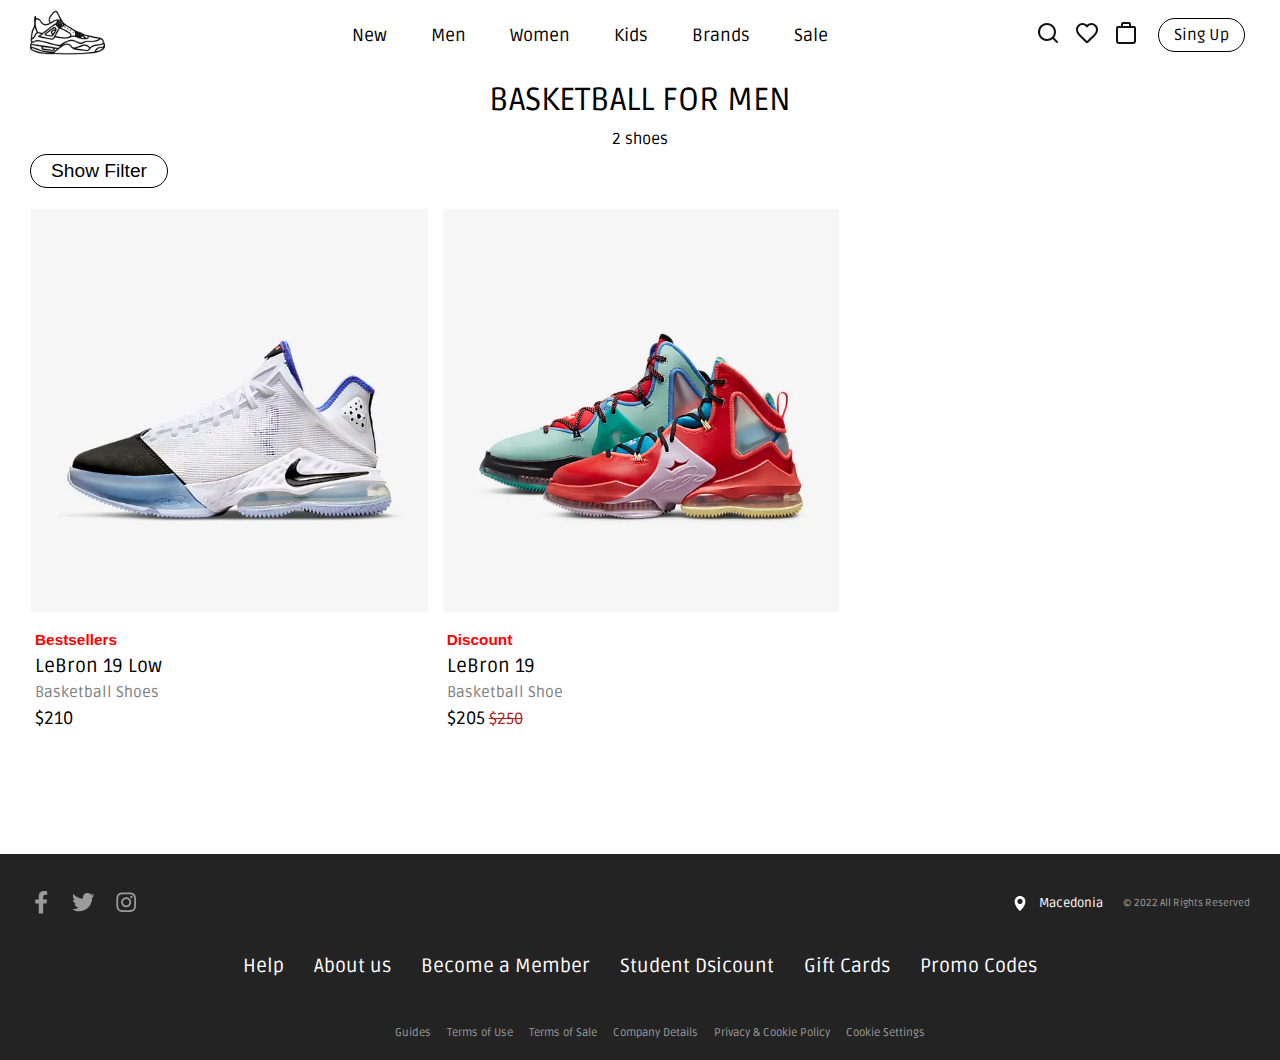
<file: Sneakers/basketballMen.html>
<!DOCTYPE html>
<html lang="en">
<head>
    <meta charset="UTF-8">
    <meta name="viewport" content="width=device-width, initial.scale=1.0">
    <link rel="preconnect" href="https://fonts.googleapis.com">
    <link rel="preconnect" href="https://fonts.gstatic.com" crossorigin>
    <link href="https://fonts.googleapis.com/css2?family=Koulen&family=Ruda:wght@400;700&display=swap" rel="stylesheet">
    <link rel="icon" href="../Img/logo-gokickss.jpeg" type="image/icon type">

    <title>Sneaker Shop</title>

    <link rel="stylesheet" href="../Css/general.css">
    <link rel="stylesheet" href="../Css/header.css">
    <link rel="stylesheet" href="../Css/section1.css">
    <link rel="stylesheet" href="../Css/scrolling.css">
    <link rel="stylesheet" href="../Css/sing-up.css">
    <link rel="stylesheet" href="../Css/footer.css">
    <link rel="stylesheet" href="../Css/newForMen.css">

    <script src="../JavaScript/hamburger-menu.js"></script>
    <script src="../JavaScript/horizontal-scroll.js"></script>
    <script src="../JavaScript/search-bar.js"></script>
    <script src="../JavaScript/openList.js"></script>

</head>
<body>
<div class="header-white"></div>
<header>
    <a href="../index.html" class="logo"><img class="js" src="../Img/j's%20logo.png" alt="img"/></a>
    <div class="list">
        <ol class="header__list">
            <li>New<div class="header__hover">
                <div class="h1">
                    <ol class="h1__list">
                        <li><h3 class="h1__heading">New For Men</h3></li>
                        <li><a href="../Sneakers/newForMen.html" class="h1__links">All shoes</a></li>
                        <li><a href="lifestyleMen.html" class="h1__links">Lifestyle</a></li>
                        <li><a href="jordanMen.html" class="h1__links">Jordan</a></li>
                        <li><a href="../Sneakers/runningMen.html" class="h1__links">Running</a></li>
                        <li><a href="../Sneakers/basketballMen.html" class="h1__links">Basketball</a></li>
                        <li><a href="../Sneakers/footballMen.html" class="h1__links">Football</a></li>
                        <li><a href="../Sneakers/gymMen.html" class="h1__links">Gym</a></li>
                    </ol>
                    <ol class="h1__list">
                        <li><h3 class="h1__heading">New For Women</h3></li>
                        <li><a href="../Sneakers/newForMen.html" class="h1__links">All shoes</a></li>
                        <li><a href="../Sneakers/newForMen.html" class="h1__links">Lifestyle</a></li>
                        <li><a href="../Sneakers/newForMen.html" class="h1__links">Jordan</a></li>
                        <li><a href="../Sneakers/newForMen.html" class="h1__links">Running</a></li>
                        <li><a href="../Sneakers/newForMen.html" class="h1__links">Basketball</a></li>
                        <li><a href="../Sneakers/newForMen.html" class="h1__links">Football</a></li>
                        <li><a href="../Sneakers/newForMen.html" class="h1__links">Gym</a></li>
                    </ol>
                    <ol class="h1__list">
                        <li><h3 class="h1__heading">New For Kids</h3></li>
                        <li><a href="../Sneakers/newForMen.html" class="h1__links">All shoes</a></li>
                        <li><a href="../Sneakers/newForMen.html" class="h1__links">Lifestyle</a></li>
                        <li><a href="../Sneakers/newForMen.html" class="h1__links">Jordan</a></li>
                        <li><a href="../Sneakers/newForMen.html" class="h1__links">Running</a></li>
                        <li><a href="../Sneakers/newForMen.html" class="h1__links">Basketball</a></li>
                        <li><a href="../Sneakers/newForMen.html" class="h1__links">Football</a></li>
                        <li><a href="../Sneakers/newForMen.html" class="h1__links">Gym</a></li>
                    </ol>
                    <ol class="h1__list">
                        <li><h3 class="h1__heading">Shop by Brand</h3></li>
                        <li><a href="../Sneakers/newForMen.html" class="h1__links">All shoes</a></li>
                        <li><a href="../Sneakers/newForMen.html" class="h1__links">Nike</a></li>
                        <li><a href="../Sneakers/newForMen.html" class="h1__links">Jordan</a></li>
                        <li><a href="../Sneakers/newForMen.html" class="h1__links">Nike SB</a></li>
                    </ol>
                </div>
            </div></li>
            <li>Men<div class="header__hover">
                <div class="h1">
                    <ol class="h1__list">
                        <li><h3 class="h1__heading">Collection</h3></li>
                        <li><a class="h1__links">All shoes</a></li>
                        <li><a class="h1__links">Nike</a></li>
                        <li><a class="h1__links">Jordan</a></li>
                        <li><a class="h1__links">Running</a></li>
                        <li><a class="h1__links">Basketball</a></li>
                        <li><a class="h1__links">Football</a></li>
                        <li><a class="h1__links">Gym</a></li>
                    </ol>
                    <ol class="h1__list">
                        <li><h3 class="h1__heading">Air Jordan Men</h3></li>
                        <li><a class="h1__links">All shoes</a></li>
                        <li><a class="h1__links">Air Jordan 1</a></li>
                        <li><a class="h1__links">Air Jordan 1 mid</a></li>
                        <li><a class="h1__links">Air Jordan 1 low</a></li>
                        <li><a class="h1__links">Air Jordan 3</a></li>
                        <li><a class="h1__links">Air Jordan 4</a></li>
                        <li><a class="h1__links">Air Jordan 11 low</a></li>
                    </ol>
                    <ol class="h1__list">
                        <li><h3 class="h1__heading">Nike Men</h3></li>
                        <li><a class="h1__links">All shoes</a></li>
                        <li><a class="h1__links">Air Force 1</a></li>
                        <li><a class="h1__links">Air Max</a></li>
                        <li><a class="h1__links">Air Max 1</a></li>
                        <li><a class="h1__links">Air Max 95</a></li>
                        <li><a class="h1__links">Air Max 97</a></li>
                        <li><a class="h1__links">Air Max 720</a></li>
                        <li><a class="h1__links">Blazer</a></li>
                    </ol>
                    <ol class="h1__list">
                        <li><h3 class="h1__heading">Shop by Sport</h3></li>
                        <li><a class="h1__links">All shoes</a></li>
                        <li><a class="h1__links">Michael Jordan</a></li>
                        <li><a class="h1__links">LeBron James</a></li>
                        <li><a class="h1__links">Kevin Durant</a></li>
                        <li><a class="h1__links">Cristiano Ronaldo</a></li>
                    </ol>
                </div>
            </div></li>
            <li>Women<div class="header__hover">
                <div class="h1">
                    <ol class="h1__list">
                        <li><h3 class="h1__heading">Collection</h3></li>
                        <li><a class="h1__links">All shoes</a></li>
                        <li><a class="h1__links">Nike</a></li>
                        <li><a class="h1__links">Jordan</a></li>
                        <li><a class="h1__links">Running</a></li>
                        <li><a class="h1__links">Basketball</a></li>
                        <li><a class="h1__links">Football</a></li>
                        <li><a class="h1__links">Gym</a></li>
                    </ol>
                    <ol class="h1__list">
                        <li><h3 class="h1__heading">Air Jordan Women</h3></li>
                        <li><a class="h1__links">All shoes</a></li>
                        <li><a class="h1__links">Air Jordan 1</a></li>
                        <li><a class="h1__links">Air Jordan 1 mid</a></li>
                        <li><a class="h1__links">Air Jordan 1 low</a></li>
                        <li><a class="h1__links">Air Jordan 3</a></li>
                        <li><a class="h1__links">Air Jordan 4</a></li>
                        <li><a class="h1__links">Air Jordan 11 low</a></li>
                    </ol>
                    <ol class="h1__list">
                        <li><h3 class="h1__heading">Nike Women</h3></li>
                        <li><a class="h1__links">All shoes</a></li>
                        <li><a class="h1__links">Air Force 1</a></li>
                        <li><a class="h1__links">Air Max</a></li>
                        <li><a class="h1__links">Air Max 1</a></li>
                        <li><a class="h1__links">Air Max 95</a></li>
                        <li><a class="h1__links">Air Max 97</a></li>
                        <li><a class="h1__links">Air Max 720</a></li>
                        <li><a class="h1__links">Blazer</a></li>
                    </ol>
                    <ol class="h1__list">
                        <li><h3 class="h1__heading">Shop by Sport</h3></li>
                        <li><a class="h1__links">All shoes</a></li>
                        <li><a class="h1__links">Michael Jordan</a></li>
                        <li><a class="h1__links">LeBron James</a></li>
                        <li><a class="h1__links">Kevin Durant</a></li>
                        <li><a class="h1__links">Cristiano Ronaldo</a></li>
                    </ol>
                </div>
            </div></li>
            <li>Kids<div class="header__hover">
                <div class="h1">
                    <ol class="h1__list">
                        <li><h3 class="h1__heading">Collection</h3></li>
                        <li><a class="h1__links">All shoes</a></li>
                        <li><a class="h1__links">Nike</a></li>
                        <li><a class="h1__links">Jordan</a></li>
                        <li><a class="h1__links">Running</a></li>
                        <li><a class="h1__links">Basketball</a></li>
                        <li><a class="h1__links">Football</a></li>
                        <li><a class="h1__links">Gym</a></li>
                    </ol>
                    <ol class="h1__list">
                        <li><h3 class="h1__heading">Air Jordan Kids</h3></li>
                        <li><a class="h1__links">All shoes</a></li>
                        <li><a class="h1__links">Air Jordan 1</a></li>
                        <li><a class="h1__links">Air Jordan 1 mid</a></li>
                        <li><a class="h1__links">Air Jordan 1 low</a></li>
                        <li><a class="h1__links">Air Jordan 3</a></li>
                        <li><a class="h1__links">Air Jordan 4</a></li>
                        <li><a class="h1__links">Air Jordan 11 low</a></li>
                    </ol>
                    <ol class="h1__list">
                        <li><h3 class="h1__heading">Nike Kids</h3></li>
                        <li><a class="h1__links">All shoes</a></li>
                        <li><a class="h1__links">Air Force 1</a></li>
                        <li><a class="h1__links">Air Max</a></li>
                        <li><a class="h1__links">Air Max 1</a></li>
                        <li><a class="h1__links">Air Max 95</a></li>
                        <li><a class="h1__links">Air Max 97</a></li>
                        <li><a class="h1__links">Air Max 720</a></li>
                        <li><a class="h1__links">Blazer</a></li>
                    </ol>
                    <ol class="h1__list">
                        <li><h3 class="h1__heading">Shop by Sport</h3></li>
                        <li><a class="h1__links">All shoes</a></li>
                        <li><a class="h1__links">Michael Jordan</a></li>
                        <li><a class="h1__links">LeBron James</a></li>
                        <li><a class="h1__links">Kevin Durant</a></li>
                        <li><a class="h1__links">Cristiano Ronaldo</a></li>
                    </ol>
                </div>
            </div></li>
            <li>Brands<div class="header__hover">
                <div class="h1">
                    <ol class="h1__list">
                        <li><h3 class="h1__heading">All Brands</h3></li>
                        <li><a class="h1__links">All shoes</a></li>
                        <li><a class="h1__links">Nike</a></li>
                        <li><a class="h1__links">Jordan</a></li>
                        <li><a class="h1__links">Nike SB</a></li>
                    </ol>
                    <ol class="h1__list">
                        <li><h3 class="h1__heading">Nike Shoes</h3></li>
                        <li><a class="h1__links">All shoes</a></li>
                        <li><a class="h1__links">Air Force 1</a></li>
                        <li><a class="h1__links">Air Max</a></li>
                        <li><a class="h1__links">Air Max 1</a></li>
                        <li><a class="h1__links">Air Max 95</a></li>
                        <li><a class="h1__links">Air Max 97</a></li>
                        <li><a class="h1__links">Air Max 720</a></li>
                        <li><a class="h1__links">Blazer</a></li>
                    </ol>
                    <ol class="h1__list">
                        <li><h3 class="h1__heading">Jordan Shoes</h3></li>
                        <li><a class="h1__links">All shoes</a></li>
                        <li><a class="h1__links">Air Jordan 1</a></li>
                        <li><a class="h1__links">Air Jordan 1 mid</a></li>
                        <li><a class="h1__links">Air Jordan 1 low</a></li>
                        <li><a class="h1__links">Air Jordan 3</a></li>
                        <li><a class="h1__links">Air Jordan 4</a></li>
                        <li><a class="h1__links">Air Jordan 11 low</a></li>
                    </ol>
                    <ol class="h1__list">
                        <li><h3 class="h1__heading">Nike Skateboarding</h3></li>
                        <li><a class="h1__links">All shoes</a></li>
                        <li><a class="h1__links">Nike SB Chron 2</a></li>
                        <li><a class="h1__links">Nike SB Shane</a></li>
                        <li><a class="h1__links">Nike SB Ishod Wair</a></li>
                        <li><a class="h1__links">Nike SB Blazer</a></li>
                        <li><a class="h1__links">Nike SB Force</a></li>
                        <li><a class="h1__links">Nike SB Dunk</a></li>
                    </ol>
                </div>
            </div></li>
            <li>Sale<div class="header__hover">
                <div class="h1">
                    <ol class="h1__list">
                        <li><h3 class="h1__heading">Popular Now</h3></li>
                        <li><a class="h1__links">Best Sellers</a></li>
                        <li><a class="h1__links">Dunk</a></li>
                        <li><a class="h1__links">LB James x PSG</a></li>
                        <li><a class="h1__links">Women's Air Force 1</a></li>
                        <li><a class="h1__links">White Air Force 1</a></li>
                        <li><a class="h1__links">Air Jordan 1 low</a></li>
                        <li><a class="h1__links">LB James Shoes</a></li>
                    </ol>
                    <ol class="h1__list">
                        <li><h3 class="h1__heading">Sale For Men</h3></li>
                        <li><a class="h1__links">Best Sellers</a></li>
                        <li><a class="h1__links">LB James x PSG</a></li>
                        <li><a class="h1__links">White Air Force 1</a></li>
                        <li><a class="h1__links">Air Jordan 1 low</a></li>
                        <li><a class="h1__links">LB James Shoes</a></li>
                        <li><a class="h1__links">Nike SB Chron 2</a></li>
                        <li><a class="h1__links">Air Force 1</a></li>
                    </ol>
                    <ol class="h1__list">
                        <li><h3 class="h1__heading">Sale For Women</h3></li>
                        <li><a class="h1__links">Best Sellers</a></li>
                        <li><a class="h1__links">Dunk</a></li>
                        <li><a class="h1__links">Women's Air Force 1</a></li>
                        <li><a class="h1__links">White Air Force 1</a></li>
                        <li><a class="h1__links">Air Jordan 1 low</a></li>
                        <li><a class="h1__links">Air Jordan 11 low</a></li>
                    </ol>
                    <ol class="h1__list">
                        <li><h3 class="h1__heading">Sale For Kids</h3></li>
                        <li><a class="h1__links">Best Sellers</a></li>
                        <li><a class="h1__links">Air Jordan x PSG</a></li>
                        <li><a class="h1__links">LB James Shoes</a></li>
                        <li><a class="h1__links">CR7 Shoes</a></li>
                        <li><a class="h1__links">Air Force 1</a></li>
                    </ol>
                </div>
            </div></li>
        </ol>
        <div class="white-div"></div>
    </div>
    <div class="search-div">
        <div class="right">
            <button class="search-button sm-margin"><svg class="pre-search-input-icon" fill="#111" height="24px" width="24px" viewBox="0 0 24 24"><path d="M21.71 20.29L18 16.61A9 9 0 1 0 16.61 18l3.68 3.68a1 1 0 0 0 1.42 0 1 1 0 0 0 0-1.39zM11 18a7 7 0 1 1 7-7 7 7 0 0 1-7 7z"></path></svg></button>
            <a href="../favourite.html" class="sm-margin"><svg class="fav-icon" width="24px" height="24px" fill="#111" viewBox="0 0 24 24"><path d="M21.11 4a6.6 6.6 0 0 0-4.79-1.92A6.27 6.27 0 0 0 12 3.84 6.57 6.57 0 0 0 2.89 4c-2.8 2.68-2.45 7.3.88 10.76l6.84 6.63A2 2 0 0 0 12 22a2 2 0 0 0 1.37-.54l.2-.19.61-.57c.6-.57 1.42-1.37 2.49-2.41l2.44-2.39 1.09-1.07c3.38-3.55 3.8-8.1.91-10.83zm-2.35 9.4l-.25.24-.8.79-2.44 2.39c-1 1-1.84 1.79-2.44 2.36L12 20l-6.83-6.68c-2.56-2.66-2.86-6-.88-7.92a4.52 4.52 0 0 1 6.4 0l.09.08a2.12 2.12 0 0 1 .32.3l.9.94.9-.94.28-.27.11-.09a4.52 4.52 0 0 1 6.43 0c1.97 1.9 1.67 5.25-.96 7.98z"></path></svg></a>
            <a href="../cart.html" class="sm-margin"><svg class="cart-icon" width="24px" height="24px" fill="#111" viewBox="0 0 24 24"><path d="M16 7a1 1 0 0 1-1-1V3H9v3a1 1 0 0 1-2 0V3a2 2 0 0 1 2-2h6a2 2 0 0 1 2 2v3a1 1 0 0 1-1 1z"></path><path d="M20 5H4a2 2 0 0 0-2 2v13a3 3 0 0 0 3 3h14a3 3 0 0 0 3-3V7a2 2 0 0 0-2-2zm0 15a1 1 0 0 1-1 1H5a1 1 0 0 1-1-1V7h16z"></path></svg></a>
            <button id="hamburger-menu" class="hamburger-menu sm-margin"><svg width="24px" height="24px" fill="#111" viewBox="0 0 24 24"><path d="M21 13H3c-.6 0-1-.4-1-1s.4-1 1-1h18c.6 0 1 .4 1 1s-.4 1-1 1zm0-8H3c-.6 0-1-.4-1-1s.4-1 1-1h18c.6 0 1 .4 1 1s-.4 1-1 1zm0 16H3c-.6 0-1-.4-1-1s.4-1 1-1h18c.6 0 1 .4 1 1s-.4 1-1 1z"></path></svg></button>
            <a href="../sing-up.html" class="sing-up"><p>Sing Up</p></a>
        </div>
    </div>
    <div id="ham-list" class="hamburger-list">
        <div id="ham-inside" class="hamburger-list-inside">
            <button onclick="closeHamActive()" id="esc-button" class="esc-hamburger"><img draggable="false" src="../Img/esc.png" alt="img"/> </button>
            <div class="hamburger-ol">
                <button onclick="hamActive(0)">New</button>
                <div class="hamburger-ol-active hamburger-new">
                    <a href="../Sneakers/newForMen.html">New For Men</a>
                    <a href="../Sneakers/newForMen.html">New For Women</a>
                    <a href="../Sneakers/newForMen.html">New For Kids</a>
                    <a href="../Sneakers/newForMen.html">Shop By Brand</a>
                </div>
                <button onclick="hamActive(1)">Men</button>
                <div class="hamburger-ol-active hamburger-men">
                    <a href="../Sneakers/newForMen.html">Colection</a>
                    <a href="../Sneakers/newForMen.html">Air Jordan</a>
                    <a href="../Sneakers/newForMen.html">Nike Men</a>
                    <a href="../Sneakers/newForMen.html">Shop By Sport</a>
                </div>
                <button onclick="hamActive(2)">Women</button>
                <div class="hamburger-ol-active hamburger-women">
                    <a href="../Sneakers/newForMen.html">Colection</a>
                    <a href="../Sneakers/newForMen.html">Air Jordan</a>
                    <a href="../Sneakers/newForMen.html">Nike Women</a>
                    <a href="../Sneakers/newForMen.html">Shop By Sport</a>
                </div>
                <button onclick="hamActive(3)">Kids</button>
                <div class="hamburger-ol-active hamburger-kids">
                    <a href="../Sneakers/newForMen.html">Colection</a>
                    <a href="../Sneakers/newForMen.html">Air Jordan</a>
                    <a href="../Sneakers/newForMen.html">Nike Kids</a>
                    <a href="../Sneakers/newForMen.html">Shop By Sport</a>
                </div>
                <button onclick="hamActive(4)">Brand</button>
                <div class="hamburger-ol-active hamburger-brand">
                    <a href="../Sneakers/newForMen.html">All Brands</a>
                    <a href="../Sneakers/newForMen.html">Nike Shoes</a>
                    <a href="../Sneakers/newForMen.html">Jordan Shoes</a>
                    <a href="../Sneakers/newForMen.html">Nike SB</a>
                </div>
                <button onclick="hamActive(5)">Sale</button>
                <div class="hamburger-ol-active hamburger-sale">
                    <a href="../Sneakers/newForMen.html">Popular Now</a>
                    <a href="../Sneakers/newForMen.html">Sale For Men</a>
                    <a href="../Sneakers/newForMen.html">Sale For Women</a>
                    <a href="../Sneakers/newForMen.html">Sale For Kids</a>
                </div>
            </div>

            <div class="social-media">
                <ol class="sm-icons">
                    <li><a href="https://www.facebook.com/" class="fb-icon"><svg stroke="currentColor" fill="currentColor" stroke-width="0" viewBox="0 0 320 512" height="1em" width="1em" xmlns="http://www.w3.org/2000/svg"><path d="M279.14 288l14.22-92.66h-88.91v-60.13c0-25.35 12.42-50.06 52.24-50.06h40.42V6.26S260.43 0 225.36 0c-73.22 0-121.08 44.38-121.08 124.72v70.62H22.89V288h81.39v224h100.17V288z"></path></svg></a></li>
                    <li><a href="https://twitter.com/" class="twitter-icon"><svg stroke="currentColor" fill="currentColor" stroke-width="0" viewBox="0 0 512 512" height="1em" width="1em" xmlns="http://www.w3.org/2000/svg"><path d="M459.37 151.716c.325 4.548.325 9.097.325 13.645 0 138.72-105.583 298.558-298.558 298.558-59.452 0-114.68-17.219-161.137-47.106 8.447.974 16.568 1.299 25.34 1.299 49.055 0 94.213-16.568 130.274-44.832-46.132-.975-84.792-31.188-98.112-72.772 6.498.974 12.995 1.624 19.818 1.624 9.421 0 18.843-1.3 27.614-3.573-48.081-9.747-84.143-51.98-84.143-102.985v-1.299c13.969 7.797 30.214 12.67 47.431 13.319-28.264-18.843-46.781-51.005-46.781-87.391 0-19.492 5.197-37.36 14.294-52.954 51.655 63.675 129.3 105.258 216.365 109.807-1.624-7.797-2.599-15.918-2.599-24.04 0-57.828 46.782-104.934 104.934-104.934 30.213 0 57.502 12.67 76.67 33.137 23.715-4.548 46.456-13.32 66.599-25.34-7.798 24.366-24.366 44.833-46.132 57.827 21.117-2.273 41.584-8.122 60.426-16.243-14.292 20.791-32.161 39.308-52.628 54.253z"></path></svg></a></li>
                    <li><a href="https://www.instagram.com/gokickss/" class="insta-icon"><svg stroke="currentColor" fill="currentColor" stroke-width="0" viewBox="0 0 448 512" height="1em" width="1em" xmlns="http://www.w3.org/2000/svg"><path d="M224.1 141c-63.6 0-114.9 51.3-114.9 114.9s51.3 114.9 114.9 114.9S339 319.5 339 255.9 287.7 141 224.1 141zm0 189.6c-41.1 0-74.7-33.5-74.7-74.7s33.5-74.7 74.7-74.7 74.7 33.5 74.7 74.7-33.6 74.7-74.7 74.7zm146.4-194.3c0 14.9-12 26.8-26.8 26.8-14.9 0-26.8-12-26.8-26.8s12-26.8 26.8-26.8 26.8 12 26.8 26.8zm76.1 27.2c-1.7-35.9-9.9-67.7-36.2-93.9-26.2-26.2-58-34.4-93.9-36.2-37-2.1-147.9-2.1-184.9 0-35.8 1.7-67.6 9.9-93.9 36.1s-34.4 58-36.2 93.9c-2.1 37-2.1 147.9 0 184.9 1.7 35.9 9.9 67.7 36.2 93.9s58 34.4 93.9 36.2c37 2.1 147.9 2.1 184.9 0 35.9-1.7 67.7-9.9 93.9-36.2 26.2-26.2 34.4-58 36.2-93.9 2.1-37 2.1-147.8 0-184.8zM398.8 388c-7.8 19.6-22.9 34.7-42.6 42.6-29.5 11.7-99.5 9-132.1 9s-102.7 2.6-132.1-9c-19.6-7.8-34.7-22.9-42.6-42.6-11.7-29.5-9-99.5-9-132.1s-2.6-102.7 9-132.1c7.8-19.6 22.9-34.7 42.6-42.6 29.5-11.7 99.5-9 132.1-9s102.7-2.6 132.1 9c19.6 7.8 34.7 22.9 42.6 42.6 11.7 29.5 9 99.5 9 132.1s2.7 102.7-9 132.1z"></path></svg></a></li>
                </ol>
            </div>

            <p class="about">Become a GoKickss Member for the best products, inspiration and stories in sport.</p>
            <a href="../sing-up.html" class="login-menager">Sing up</a>

            <div class="hamburger-rest-icons">
                <a><svg class="fav-icon" width="24px" height="24px" fill="#111" viewBox="0 0 24 24"><path d="M21.11 4a6.6 6.6 0 0 0-4.79-1.92A6.27 6.27 0 0 0 12 3.84 6.57 6.57 0 0 0 2.89 4c-2.8 2.68-2.45 7.3.88 10.76l6.84 6.63A2 2 0 0 0 12 22a2 2 0 0 0 1.37-.54l.2-.19.61-.57c.6-.57 1.42-1.37 2.49-2.41l2.44-2.39 1.09-1.07c3.38-3.55 3.8-8.1.91-10.83zm-2.35 9.4l-.25.24-.8.79-2.44 2.39c-1 1-1.84 1.79-2.44 2.36L12 20l-6.83-6.68c-2.56-2.66-2.86-6-.88-7.92a4.52 4.52 0 0 1 6.4 0l.09.08a2.12 2.12 0 0 1 .32.3l.9.94.9-.94.28-.27.11-.09a4.52 4.52 0 0 1 6.43 0c1.97 1.9 1.67 5.25-.96 7.98z"></path></svg> Favourite</a>
                <a><svg class="cart-icon" width="24px" height="24px" fill="#111" viewBox="0 0 24 24"><path d="M16 7a1 1 0 0 1-1-1V3H9v3a1 1 0 0 1-2 0V3a2 2 0 0 1 2-2h6a2 2 0 0 1 2 2v3a1 1 0 0 1-1 1z"></path><path d="M20 5H4a2 2 0 0 0-2 2v13a3 3 0 0 0 3 3h14a3 3 0 0 0 3-3V7a2 2 0 0 0-2-2zm0 15a1 1 0 0 1-1 1H5a1 1 0 0 1-1-1V7h16z"></path></svg> Cart</a>
                <a><svg class="order-icon" height="24px" width="24px" fill="#111" viewBox="0 0 1000 1000"><path d="M995.6 241.3c0-4.4-4.4-4.4-4.4-8.8-4.4-4.4-8.8-4.4-8.8-8.8H978L486.9 4.5h-35.1L22 219.3h-4.4l-8.8 8.8c-3.2 3.6-4.8 8.4-4.4 13.2H.1v504.3C-1 760.8 7.9 775 22 780.7l495.5 214.9h30.7L978 780.7c13.3-6.6 21.8-20.2 21.9-35.1V254.4c.4-4.8-1.1-9.5-4.3-13.1zM469.3 83.4l399.1 175.4-122.8 61.4-399.1-175.4 122.8-61.4zm61.4 342.1L131.6 250l122.8-61.4L653.5 364l-122.8 61.5zM79 315.8l412.2 179.8V899L79 719.3V315.8zm842 403.5L570.2 894.7V495.6L921 320.2v399.1z"></path></svg> Orders</a>
                <a><svg class="help-icon" height="24px" width="24px" fill="#111" viewBox="0 0 24 24"><path d="M11.9 15.767c-.6 0-1.1.5-1.1 1.1 0 .6.5 1.1 1.1 1.1s1.1-.5 1.1-1.1c0-.6-.5-1.1-1.1-1.1m0-9.6c-1.3 0-2.5 1.1-2.6 1.3-.4.4-.4 1 0 1.4.4.4 1 .4 1.4 0 .2-.3.8-.8 1.2-.8.5 0 1 .4 1 1 0 .3-.1.6-.4.8-1 .7-1.6 1.8-1.6 2.8v.3c0 .5.4 1 1 1s1-.4 1-1v-.3c0-.6.5-1.1.8-1.3.7-.5 1.2-1.4 1.2-2.4-.1-1.5-1.4-2.8-3-2.8"></path><path d="M12 23.5C5.7 23.5.5 18.3.5 12S5.7.5 12 .5 23.5 5.7 23.5 12 18.3 23.5 12 23.5zm0-21c-5.2 0-9.5 4.3-9.5 9.5s4.3 9.5 9.5 9.5 9.5-4.3 9.5-9.5-4.3-9.5-9.5-9.5z"></path></svg> Help</a>
            </div>
        </div>
    </div>
    <div class="blur"></div>
</header>
<div class="search-input">
    <input type="search" placeholder="Search">
    <button class="esc-hamburger esc"><img draggable="false" src="../Img/esc.png" alt="img"/> </button>
</div>

<section id="inside">
    <div class="scrolling-top">
        <p class="heading">BASKETBALL FOR MEN</p>
        <p class="available-shoes">2 shoes</p>
    </div>

    <button class="open-list">Show Filter</button>
    <div class="inside-filters">
        <ol class="filters">
            <li><a href="lifestyleMen.html">Lifestyle</a></li>
            <li><a href="jordanMen.html">Jordan</a></li>
            <li><a href="runningMen.html">Running</a></li>
            <li><a href="basketballMen.html">Basketball</a></li>
            <li><a href="footballMen.html">Football</a></li>
            <li><a href="gymMen.html">Gym</a></li>
        </ol>
    </div>

    <div class="scroll-inside">
        <div class="sneaker1">
            <a><img src="../Img/lebron19-low.webp" alt="img"/></a>
            <div class="sneaker-info">
                <p class="best-sales">Bestsellers</p>
                <p class="sneaker-name">LeBron 19 Low</p>
                <p class="sneaker-type">Basketball Shoes</p>
                <p class="sneaker-price">$210</p>
            </div>
        </div>
        <div class="sneaker1">
            <a><img src="../Img/lebron19-discount.webp" alt="img"/></a>
            <div class="sneaker-info">
                <p class="best-sales">Discount</p>
                <p class="sneaker-name">LeBron 19</p>
                <p class="sneaker-type">Basketball Shoe</p>
                <p class="sneaker-price">$205 <s>$250</s></p>
            </div>
        </div>
    </div>
</section>

<footer>
    <div class="footer-top">
        <div class="footer-top-left">
            <ol class="sm-icons">
                <li><a href="https://www.facebook.com/" class="fb-icon fb-footer"><svg stroke="currentColor" fill="currentColor" stroke-width="0" viewBox="0 0 320 512" height="1em" width="1em" xmlns="http://www.w3.org/2000/svg"><path d="M279.14 288l14.22-92.66h-88.91v-60.13c0-25.35 12.42-50.06 52.24-50.06h40.42V6.26S260.43 0 225.36 0c-73.22 0-121.08 44.38-121.08 124.72v70.62H22.89V288h81.39v224h100.17V288z"></path></svg></a></li>
                <li><a href="https://twitter.com/" class="twitter-icon twitter-footer"><svg stroke="currentColor" fill="currentColor" stroke-width="0" viewBox="0 0 512 512" height="1em" width="1em" xmlns="http://www.w3.org/2000/svg"><path d="M459.37 151.716c.325 4.548.325 9.097.325 13.645 0 138.72-105.583 298.558-298.558 298.558-59.452 0-114.68-17.219-161.137-47.106 8.447.974 16.568 1.299 25.34 1.299 49.055 0 94.213-16.568 130.274-44.832-46.132-.975-84.792-31.188-98.112-72.772 6.498.974 12.995 1.624 19.818 1.624 9.421 0 18.843-1.3 27.614-3.573-48.081-9.747-84.143-51.98-84.143-102.985v-1.299c13.969 7.797 30.214 12.67 47.431 13.319-28.264-18.843-46.781-51.005-46.781-87.391 0-19.492 5.197-37.36 14.294-52.954 51.655 63.675 129.3 105.258 216.365 109.807-1.624-7.797-2.599-15.918-2.599-24.04 0-57.828 46.782-104.934 104.934-104.934 30.213 0 57.502 12.67 76.67 33.137 23.715-4.548 46.456-13.32 66.599-25.34-7.798 24.366-24.366 44.833-46.132 57.827 21.117-2.273 41.584-8.122 60.426-16.243-14.292 20.791-32.161 39.308-52.628 54.253z"></path></svg></a></li>
                <li><a href="https://www.instagram.com/gokickss/" class="insta-icon insta-footer"><svg stroke="currentColor" fill="currentColor" stroke-width="0" viewBox="0 0 448 512" height="1em" width="1em" xmlns="http://www.w3.org/2000/svg"><path d="M224.1 141c-63.6 0-114.9 51.3-114.9 114.9s51.3 114.9 114.9 114.9S339 319.5 339 255.9 287.7 141 224.1 141zm0 189.6c-41.1 0-74.7-33.5-74.7-74.7s33.5-74.7 74.7-74.7 74.7 33.5 74.7 74.7-33.6 74.7-74.7 74.7zm146.4-194.3c0 14.9-12 26.8-26.8 26.8-14.9 0-26.8-12-26.8-26.8s12-26.8 26.8-26.8 26.8 12 26.8 26.8zm76.1 27.2c-1.7-35.9-9.9-67.7-36.2-93.9-26.2-26.2-58-34.4-93.9-36.2-37-2.1-147.9-2.1-184.9 0-35.8 1.7-67.6 9.9-93.9 36.1s-34.4 58-36.2 93.9c-2.1 37-2.1 147.9 0 184.9 1.7 35.9 9.9 67.7 36.2 93.9s58 34.4 93.9 36.2c37 2.1 147.9 2.1 184.9 0 35.9-1.7 67.7-9.9 93.9-36.2 26.2-26.2 34.4-58 36.2-93.9 2.1-37 2.1-147.8 0-184.8zM398.8 388c-7.8 19.6-22.9 34.7-42.6 42.6-29.5 11.7-99.5 9-132.1 9s-102.7 2.6-132.1-9c-19.6-7.8-34.7-22.9-42.6-42.6-11.7-29.5-9-99.5-9-132.1s-2.6-102.7 9-132.1c7.8-19.6 22.9-34.7 42.6-42.6 29.5-11.7 99.5-9 132.1-9s102.7-2.6 132.1 9c19.6 7.8 34.7 22.9 42.6 42.6 11.7 29.5 9 99.5 9 132.1s2.7 102.7-9 132.1z"></path></svg></a></li>
            </ol>
        </div>
        <div class="footer-top-right">
            <svg class="location" height="15px" width="18px" fill="#111" viewBox="0 0 42 58"><path d="M21 0C9.4 0 0 9.5 0 21.2 0 39.9 21 58 21 58s21-18.1 21-36.8C42 9.5 32.6 0 21 0zm0 31c-5.5 0-10-4.5-10-10s4.5-10 10-10 10 4.5 10 10-4.5 10-10 10z"></path></svg>
            <p class="country">Macedonia</p>
            <p class="copyright">© 2022 All Rights Reserved</p>
        </div>
    </div>
    <div class="footer-mid">
        <ol class="footer-mid-list">
            <li><a>Help</a></li>
            <li><a>About us</a></li>
            <li><a>Become a Member</a></li>
            <li><a>Student Dsicount</a></li>
            <li><a>Gift Cards</a></li>
            <li><a>Promo Codes</a></li>
        </ol>
    </div>
    <div class="footer-bot">
        <ol class="footer-info-list">
            <li><a>Guides</a></li>
            <li><a>Terms of Use</a></li>
            <li><a>Terms of Sale</a></li>
            <li><a>Company Details</a></li>
            <li><a>Privacy & Cookie Policy</a></li>
            <li><a>Cookie Settings</a></li>
        </ol>
    </div>
</footer>
</body>
</html>
</file>
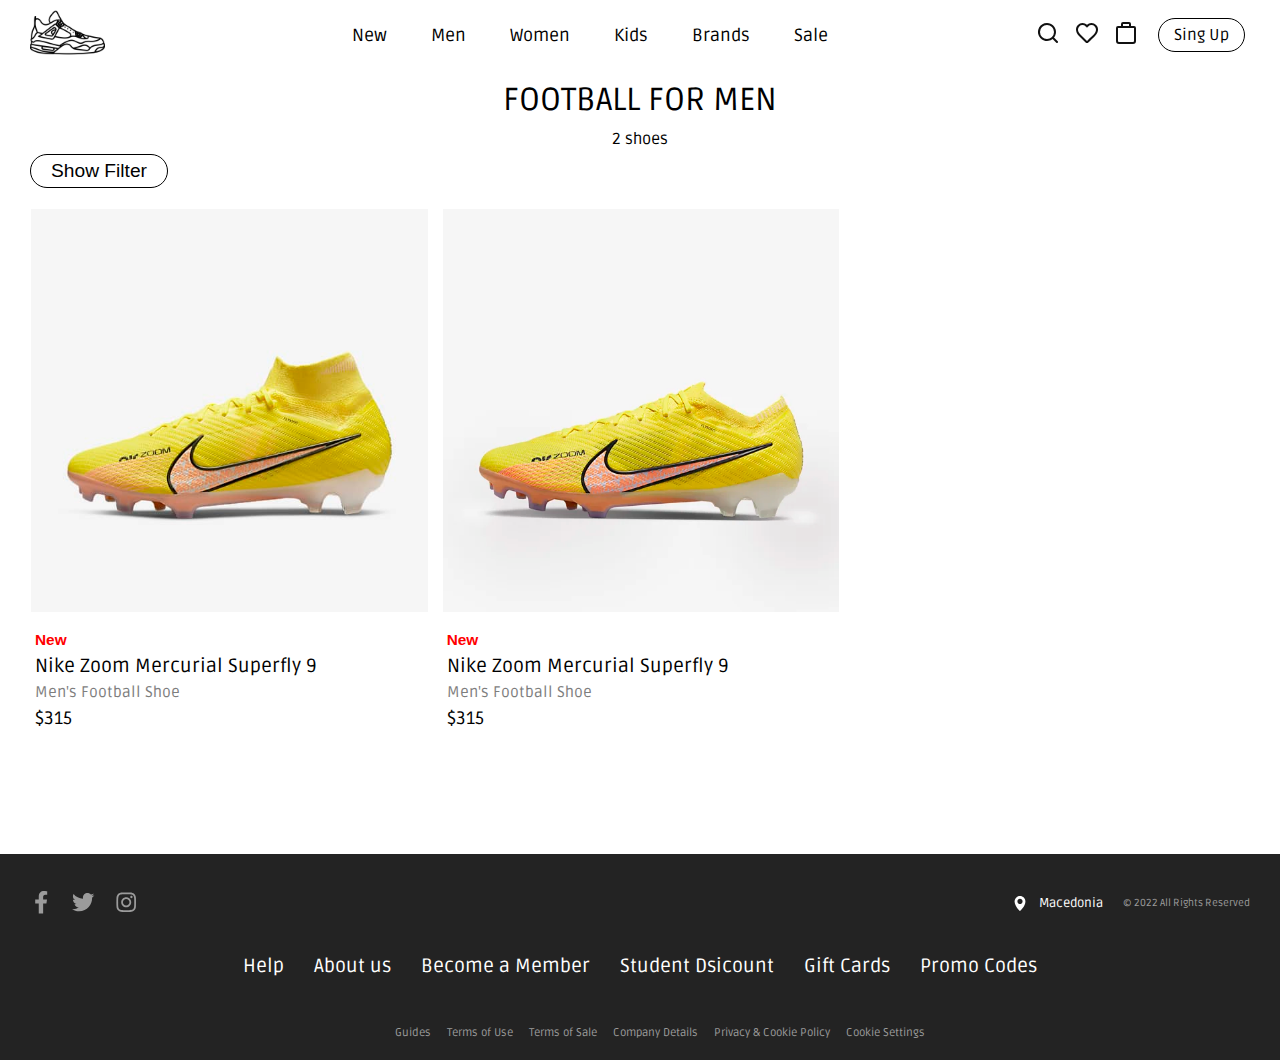
<file: Sneakers/footballMen.html>
<!DOCTYPE html>
<html lang="en">
<head>
    <meta charset="UTF-8">
    <meta name="viewport" content="width=device-width, initial.scale=1.0">
    <link rel="preconnect" href="https://fonts.googleapis.com">
    <link rel="preconnect" href="https://fonts.gstatic.com" crossorigin>
    <link href="https://fonts.googleapis.com/css2?family=Koulen&family=Ruda:wght@400;700&display=swap" rel="stylesheet">
    <link rel="icon" href="../Img/logo-gokickss.jpeg" type="image/icon type">

    <title>Sneaker Shop</title>

    <link rel="stylesheet" href="../Css/general.css">
    <link rel="stylesheet" href="../Css/header.css">
    <link rel="stylesheet" href="../Css/section1.css">
    <link rel="stylesheet" href="../Css/scrolling.css">
    <link rel="stylesheet" href="../Css/sing-up.css">
    <link rel="stylesheet" href="../Css/footer.css">
    <link rel="stylesheet" href="../Css/newForMen.css">

    <script src="../JavaScript/hamburger-menu.js"></script>
    <script src="../JavaScript/horizontal-scroll.js"></script>
    <script src="../JavaScript/search-bar.js"></script>
    <script src="../JavaScript/openList.js"></script>

</head>
<body>
<div class="header-white"></div>
<header>
    <a href="../index.html" class="logo"><img class="js" src="../Img/j's%20logo.png" alt="img"/></a>
    <div class="list">
        <ol class="header__list">
            <li>New<div class="header__hover">
                <div class="h1">
                    <ol class="h1__list">
                        <li><h3 class="h1__heading">New For Men</h3></li>
                        <li><a href="../Sneakers/newForMen.html" class="h1__links">All shoes</a></li>
                        <li><a href="lifestyleMen.html" class="h1__links">Lifestyle</a></li>
                        <li><a href="jordanMen.html" class="h1__links">Jordan</a></li>
                        <li><a href="../Sneakers/runningMen.html" class="h1__links">Running</a></li>
                        <li><a href="../Sneakers/basketballMen.html" class="h1__links">Basketball</a></li>
                        <li><a href="../Sneakers/footballMen.html" class="h1__links">Football</a></li>
                        <li><a href="../Sneakers/gymMen.html" class="h1__links">Gym</a></li>
                    </ol>
                    <ol class="h1__list">
                        <li><h3 class="h1__heading">New For Women</h3></li>
                        <li><a href="../Sneakers/newForMen.html" class="h1__links">All shoes</a></li>
                        <li><a href="../Sneakers/newForMen.html" class="h1__links">Lifestyle</a></li>
                        <li><a href="../Sneakers/newForMen.html" class="h1__links">Jordan</a></li>
                        <li><a href="../Sneakers/newForMen.html" class="h1__links">Running</a></li>
                        <li><a href="../Sneakers/newForMen.html" class="h1__links">Basketball</a></li>
                        <li><a href="../Sneakers/newForMen.html" class="h1__links">Football</a></li>
                        <li><a href="../Sneakers/newForMen.html" class="h1__links">Gym</a></li>
                    </ol>
                    <ol class="h1__list">
                        <li><h3 class="h1__heading">New For Kids</h3></li>
                        <li><a href="../Sneakers/newForMen.html" class="h1__links">All shoes</a></li>
                        <li><a href="../Sneakers/newForMen.html" class="h1__links">Lifestyle</a></li>
                        <li><a href="../Sneakers/newForMen.html" class="h1__links">Jordan</a></li>
                        <li><a href="../Sneakers/newForMen.html" class="h1__links">Running</a></li>
                        <li><a href="../Sneakers/newForMen.html" class="h1__links">Basketball</a></li>
                        <li><a href="../Sneakers/newForMen.html" class="h1__links">Football</a></li>
                        <li><a href="../Sneakers/newForMen.html" class="h1__links">Gym</a></li>
                    </ol>
                    <ol class="h1__list">
                        <li><h3 class="h1__heading">Shop by Brand</h3></li>
                        <li><a href="../Sneakers/newForMen.html" class="h1__links">All shoes</a></li>
                        <li><a href="../Sneakers/newForMen.html" class="h1__links">Nike</a></li>
                        <li><a href="../Sneakers/newForMen.html" class="h1__links">Jordan</a></li>
                        <li><a href="../Sneakers/newForMen.html" class="h1__links">Nike SB</a></li>
                    </ol>
                </div>
            </div></li>
            <li>Men<div class="header__hover">
                <div class="h1">
                    <ol class="h1__list">
                        <li><h3 class="h1__heading">Collection</h3></li>
                        <li><a class="h1__links">All shoes</a></li>
                        <li><a class="h1__links">Nike</a></li>
                        <li><a class="h1__links">Jordan</a></li>
                        <li><a class="h1__links">Running</a></li>
                        <li><a class="h1__links">Basketball</a></li>
                        <li><a class="h1__links">Football</a></li>
                        <li><a class="h1__links">Gym</a></li>
                    </ol>
                    <ol class="h1__list">
                        <li><h3 class="h1__heading">Air Jordan Men</h3></li>
                        <li><a class="h1__links">All shoes</a></li>
                        <li><a class="h1__links">Air Jordan 1</a></li>
                        <li><a class="h1__links">Air Jordan 1 mid</a></li>
                        <li><a class="h1__links">Air Jordan 1 low</a></li>
                        <li><a class="h1__links">Air Jordan 3</a></li>
                        <li><a class="h1__links">Air Jordan 4</a></li>
                        <li><a class="h1__links">Air Jordan 11 low</a></li>
                    </ol>
                    <ol class="h1__list">
                        <li><h3 class="h1__heading">Nike Men</h3></li>
                        <li><a class="h1__links">All shoes</a></li>
                        <li><a class="h1__links">Air Force 1</a></li>
                        <li><a class="h1__links">Air Max</a></li>
                        <li><a class="h1__links">Air Max 1</a></li>
                        <li><a class="h1__links">Air Max 95</a></li>
                        <li><a class="h1__links">Air Max 97</a></li>
                        <li><a class="h1__links">Air Max 720</a></li>
                        <li><a class="h1__links">Blazer</a></li>
                    </ol>
                    <ol class="h1__list">
                        <li><h3 class="h1__heading">Shop by Sport</h3></li>
                        <li><a class="h1__links">All shoes</a></li>
                        <li><a class="h1__links">Michael Jordan</a></li>
                        <li><a class="h1__links">LeBron James</a></li>
                        <li><a class="h1__links">Kevin Durant</a></li>
                        <li><a class="h1__links">Cristiano Ronaldo</a></li>
                    </ol>
                </div>
            </div></li>
            <li>Women<div class="header__hover">
                <div class="h1">
                    <ol class="h1__list">
                        <li><h3 class="h1__heading">Collection</h3></li>
                        <li><a class="h1__links">All shoes</a></li>
                        <li><a class="h1__links">Nike</a></li>
                        <li><a class="h1__links">Jordan</a></li>
                        <li><a class="h1__links">Running</a></li>
                        <li><a class="h1__links">Basketball</a></li>
                        <li><a class="h1__links">Football</a></li>
                        <li><a class="h1__links">Gym</a></li>
                    </ol>
                    <ol class="h1__list">
                        <li><h3 class="h1__heading">Air Jordan Women</h3></li>
                        <li><a class="h1__links">All shoes</a></li>
                        <li><a class="h1__links">Air Jordan 1</a></li>
                        <li><a class="h1__links">Air Jordan 1 mid</a></li>
                        <li><a class="h1__links">Air Jordan 1 low</a></li>
                        <li><a class="h1__links">Air Jordan 3</a></li>
                        <li><a class="h1__links">Air Jordan 4</a></li>
                        <li><a class="h1__links">Air Jordan 11 low</a></li>
                    </ol>
                    <ol class="h1__list">
                        <li><h3 class="h1__heading">Nike Women</h3></li>
                        <li><a class="h1__links">All shoes</a></li>
                        <li><a class="h1__links">Air Force 1</a></li>
                        <li><a class="h1__links">Air Max</a></li>
                        <li><a class="h1__links">Air Max 1</a></li>
                        <li><a class="h1__links">Air Max 95</a></li>
                        <li><a class="h1__links">Air Max 97</a></li>
                        <li><a class="h1__links">Air Max 720</a></li>
                        <li><a class="h1__links">Blazer</a></li>
                    </ol>
                    <ol class="h1__list">
                        <li><h3 class="h1__heading">Shop by Sport</h3></li>
                        <li><a class="h1__links">All shoes</a></li>
                        <li><a class="h1__links">Michael Jordan</a></li>
                        <li><a class="h1__links">LeBron James</a></li>
                        <li><a class="h1__links">Kevin Durant</a></li>
                        <li><a class="h1__links">Cristiano Ronaldo</a></li>
                    </ol>
                </div>
            </div></li>
            <li>Kids<div class="header__hover">
                <div class="h1">
                    <ol class="h1__list">
                        <li><h3 class="h1__heading">Collection</h3></li>
                        <li><a class="h1__links">All shoes</a></li>
                        <li><a class="h1__links">Nike</a></li>
                        <li><a class="h1__links">Jordan</a></li>
                        <li><a class="h1__links">Running</a></li>
                        <li><a class="h1__links">Basketball</a></li>
                        <li><a class="h1__links">Football</a></li>
                        <li><a class="h1__links">Gym</a></li>
                    </ol>
                    <ol class="h1__list">
                        <li><h3 class="h1__heading">Air Jordan Kids</h3></li>
                        <li><a class="h1__links">All shoes</a></li>
                        <li><a class="h1__links">Air Jordan 1</a></li>
                        <li><a class="h1__links">Air Jordan 1 mid</a></li>
                        <li><a class="h1__links">Air Jordan 1 low</a></li>
                        <li><a class="h1__links">Air Jordan 3</a></li>
                        <li><a class="h1__links">Air Jordan 4</a></li>
                        <li><a class="h1__links">Air Jordan 11 low</a></li>
                    </ol>
                    <ol class="h1__list">
                        <li><h3 class="h1__heading">Nike Kids</h3></li>
                        <li><a class="h1__links">All shoes</a></li>
                        <li><a class="h1__links">Air Force 1</a></li>
                        <li><a class="h1__links">Air Max</a></li>
                        <li><a class="h1__links">Air Max 1</a></li>
                        <li><a class="h1__links">Air Max 95</a></li>
                        <li><a class="h1__links">Air Max 97</a></li>
                        <li><a class="h1__links">Air Max 720</a></li>
                        <li><a class="h1__links">Blazer</a></li>
                    </ol>
                    <ol class="h1__list">
                        <li><h3 class="h1__heading">Shop by Sport</h3></li>
                        <li><a class="h1__links">All shoes</a></li>
                        <li><a class="h1__links">Michael Jordan</a></li>
                        <li><a class="h1__links">LeBron James</a></li>
                        <li><a class="h1__links">Kevin Durant</a></li>
                        <li><a class="h1__links">Cristiano Ronaldo</a></li>
                    </ol>
                </div>
            </div></li>
            <li>Brands<div class="header__hover">
                <div class="h1">
                    <ol class="h1__list">
                        <li><h3 class="h1__heading">All Brands</h3></li>
                        <li><a class="h1__links">All shoes</a></li>
                        <li><a class="h1__links">Nike</a></li>
                        <li><a class="h1__links">Jordan</a></li>
                        <li><a class="h1__links">Nike SB</a></li>
                    </ol>
                    <ol class="h1__list">
                        <li><h3 class="h1__heading">Nike Shoes</h3></li>
                        <li><a class="h1__links">All shoes</a></li>
                        <li><a class="h1__links">Air Force 1</a></li>
                        <li><a class="h1__links">Air Max</a></li>
                        <li><a class="h1__links">Air Max 1</a></li>
                        <li><a class="h1__links">Air Max 95</a></li>
                        <li><a class="h1__links">Air Max 97</a></li>
                        <li><a class="h1__links">Air Max 720</a></li>
                        <li><a class="h1__links">Blazer</a></li>
                    </ol>
                    <ol class="h1__list">
                        <li><h3 class="h1__heading">Jordan Shoes</h3></li>
                        <li><a class="h1__links">All shoes</a></li>
                        <li><a class="h1__links">Air Jordan 1</a></li>
                        <li><a class="h1__links">Air Jordan 1 mid</a></li>
                        <li><a class="h1__links">Air Jordan 1 low</a></li>
                        <li><a class="h1__links">Air Jordan 3</a></li>
                        <li><a class="h1__links">Air Jordan 4</a></li>
                        <li><a class="h1__links">Air Jordan 11 low</a></li>
                    </ol>
                    <ol class="h1__list">
                        <li><h3 class="h1__heading">Nike Skateboarding</h3></li>
                        <li><a class="h1__links">All shoes</a></li>
                        <li><a class="h1__links">Nike SB Chron 2</a></li>
                        <li><a class="h1__links">Nike SB Shane</a></li>
                        <li><a class="h1__links">Nike SB Ishod Wair</a></li>
                        <li><a class="h1__links">Nike SB Blazer</a></li>
                        <li><a class="h1__links">Nike SB Force</a></li>
                        <li><a class="h1__links">Nike SB Dunk</a></li>
                    </ol>
                </div>
            </div></li>
            <li>Sale<div class="header__hover">
                <div class="h1">
                    <ol class="h1__list">
                        <li><h3 class="h1__heading">Popular Now</h3></li>
                        <li><a class="h1__links">Best Sellers</a></li>
                        <li><a class="h1__links">Dunk</a></li>
                        <li><a class="h1__links">LB James x PSG</a></li>
                        <li><a class="h1__links">Women's Air Force 1</a></li>
                        <li><a class="h1__links">White Air Force 1</a></li>
                        <li><a class="h1__links">Air Jordan 1 low</a></li>
                        <li><a class="h1__links">LB James Shoes</a></li>
                    </ol>
                    <ol class="h1__list">
                        <li><h3 class="h1__heading">Sale For Men</h3></li>
                        <li><a class="h1__links">Best Sellers</a></li>
                        <li><a class="h1__links">LB James x PSG</a></li>
                        <li><a class="h1__links">White Air Force 1</a></li>
                        <li><a class="h1__links">Air Jordan 1 low</a></li>
                        <li><a class="h1__links">LB James Shoes</a></li>
                        <li><a class="h1__links">Nike SB Chron 2</a></li>
                        <li><a class="h1__links">Air Force 1</a></li>
                    </ol>
                    <ol class="h1__list">
                        <li><h3 class="h1__heading">Sale For Women</h3></li>
                        <li><a class="h1__links">Best Sellers</a></li>
                        <li><a class="h1__links">Dunk</a></li>
                        <li><a class="h1__links">Women's Air Force 1</a></li>
                        <li><a class="h1__links">White Air Force 1</a></li>
                        <li><a class="h1__links">Air Jordan 1 low</a></li>
                        <li><a class="h1__links">Air Jordan 11 low</a></li>
                    </ol>
                    <ol class="h1__list">
                        <li><h3 class="h1__heading">Sale For Kids</h3></li>
                        <li><a class="h1__links">Best Sellers</a></li>
                        <li><a class="h1__links">Air Jordan x PSG</a></li>
                        <li><a class="h1__links">LB James Shoes</a></li>
                        <li><a class="h1__links">CR7 Shoes</a></li>
                        <li><a class="h1__links">Air Force 1</a></li>
                    </ol>
                </div>
            </div></li>
        </ol>
        <div class="white-div"></div>
    </div>
    <div class="search-div">
        <div class="right">
            <button class="search-button sm-margin"><svg class="pre-search-input-icon" fill="#111" height="24px" width="24px" viewBox="0 0 24 24"><path d="M21.71 20.29L18 16.61A9 9 0 1 0 16.61 18l3.68 3.68a1 1 0 0 0 1.42 0 1 1 0 0 0 0-1.39zM11 18a7 7 0 1 1 7-7 7 7 0 0 1-7 7z"></path></svg></button>
            <a href="../favourite.html" class="sm-margin"><svg class="fav-icon" width="24px" height="24px" fill="#111" viewBox="0 0 24 24"><path d="M21.11 4a6.6 6.6 0 0 0-4.79-1.92A6.27 6.27 0 0 0 12 3.84 6.57 6.57 0 0 0 2.89 4c-2.8 2.68-2.45 7.3.88 10.76l6.84 6.63A2 2 0 0 0 12 22a2 2 0 0 0 1.37-.54l.2-.19.61-.57c.6-.57 1.42-1.37 2.49-2.41l2.44-2.39 1.09-1.07c3.38-3.55 3.8-8.1.91-10.83zm-2.35 9.4l-.25.24-.8.79-2.44 2.39c-1 1-1.84 1.79-2.44 2.36L12 20l-6.83-6.68c-2.56-2.66-2.86-6-.88-7.92a4.52 4.52 0 0 1 6.4 0l.09.08a2.12 2.12 0 0 1 .32.3l.9.94.9-.94.28-.27.11-.09a4.52 4.52 0 0 1 6.43 0c1.97 1.9 1.67 5.25-.96 7.98z"></path></svg></a>
            <a href="../cart.html" class="sm-margin"><svg class="cart-icon" width="24px" height="24px" fill="#111" viewBox="0 0 24 24"><path d="M16 7a1 1 0 0 1-1-1V3H9v3a1 1 0 0 1-2 0V3a2 2 0 0 1 2-2h6a2 2 0 0 1 2 2v3a1 1 0 0 1-1 1z"></path><path d="M20 5H4a2 2 0 0 0-2 2v13a3 3 0 0 0 3 3h14a3 3 0 0 0 3-3V7a2 2 0 0 0-2-2zm0 15a1 1 0 0 1-1 1H5a1 1 0 0 1-1-1V7h16z"></path></svg></a>
            <button id="hamburger-menu" class="hamburger-menu sm-margin"><svg width="24px" height="24px" fill="#111" viewBox="0 0 24 24"><path d="M21 13H3c-.6 0-1-.4-1-1s.4-1 1-1h18c.6 0 1 .4 1 1s-.4 1-1 1zm0-8H3c-.6 0-1-.4-1-1s.4-1 1-1h18c.6 0 1 .4 1 1s-.4 1-1 1zm0 16H3c-.6 0-1-.4-1-1s.4-1 1-1h18c.6 0 1 .4 1 1s-.4 1-1 1z"></path></svg></button>
            <a href="../sing-up.html" class="sing-up"><p>Sing Up</p></a>
        </div>
    </div>
    <div id="ham-list" class="hamburger-list">
        <div id="ham-inside" class="hamburger-list-inside">
            <button onclick="closeHamActive()" id="esc-button" class="esc-hamburger"><img draggable="false" src="../Img/esc.png" alt="img"/> </button>
            <div class="hamburger-ol">
                <button onclick="hamActive(0)">New</button>
                <div class="hamburger-ol-active hamburger-new">
                    <a href="../Sneakers/newForMen.html">New For Men</a>
                    <a href="../Sneakers/newForMen.html">New For Women</a>
                    <a href="../Sneakers/newForMen.html">New For Kids</a>
                    <a href="../Sneakers/newForMen.html">Shop By Brand</a>
                </div>
                <button onclick="hamActive(1)">Men</button>
                <div class="hamburger-ol-active hamburger-men">
                    <a href="../Sneakers/newForMen.html">Colection</a>
                    <a href="../Sneakers/newForMen.html">Air Jordan</a>
                    <a href="../Sneakers/newForMen.html">Nike Men</a>
                    <a href="../Sneakers/newForMen.html">Shop By Sport</a>
                </div>
                <button onclick="hamActive(2)">Women</button>
                <div class="hamburger-ol-active hamburger-women">
                    <a href="../Sneakers/newForMen.html">Colection</a>
                    <a href="../Sneakers/newForMen.html">Air Jordan</a>
                    <a href="../Sneakers/newForMen.html">Nike Women</a>
                    <a href="../Sneakers/newForMen.html">Shop By Sport</a>
                </div>
                <button onclick="hamActive(3)">Kids</button>
                <div class="hamburger-ol-active hamburger-kids">
                    <a href="../Sneakers/newForMen.html">Colection</a>
                    <a href="../Sneakers/newForMen.html">Air Jordan</a>
                    <a href="../Sneakers/newForMen.html">Nike Kids</a>
                    <a href="../Sneakers/newForMen.html">Shop By Sport</a>
                </div>
                <button onclick="hamActive(4)">Brand</button>
                <div class="hamburger-ol-active hamburger-brand">
                    <a href="../Sneakers/newForMen.html">All Brands</a>
                    <a href="../Sneakers/newForMen.html">Nike Shoes</a>
                    <a href="../Sneakers/newForMen.html">Jordan Shoes</a>
                    <a href="../Sneakers/newForMen.html">Nike SB</a>
                </div>
                <button onclick="hamActive(5)">Sale</button>
                <div class="hamburger-ol-active hamburger-sale">
                    <a href="../Sneakers/newForMen.html">Popular Now</a>
                    <a href="../Sneakers/newForMen.html">Sale For Men</a>
                    <a href="../Sneakers/newForMen.html">Sale For Women</a>
                    <a href="../Sneakers/newForMen.html">Sale For Kids</a>
                </div>
            </div>

            <div class="social-media">
                <ol class="sm-icons">
                    <li><a href="https://www.facebook.com/" class="fb-icon"><svg stroke="currentColor" fill="currentColor" stroke-width="0" viewBox="0 0 320 512" height="1em" width="1em" xmlns="http://www.w3.org/2000/svg"><path d="M279.14 288l14.22-92.66h-88.91v-60.13c0-25.35 12.42-50.06 52.24-50.06h40.42V6.26S260.43 0 225.36 0c-73.22 0-121.08 44.38-121.08 124.72v70.62H22.89V288h81.39v224h100.17V288z"></path></svg></a></li>
                    <li><a href="https://twitter.com/" class="twitter-icon"><svg stroke="currentColor" fill="currentColor" stroke-width="0" viewBox="0 0 512 512" height="1em" width="1em" xmlns="http://www.w3.org/2000/svg"><path d="M459.37 151.716c.325 4.548.325 9.097.325 13.645 0 138.72-105.583 298.558-298.558 298.558-59.452 0-114.68-17.219-161.137-47.106 8.447.974 16.568 1.299 25.34 1.299 49.055 0 94.213-16.568 130.274-44.832-46.132-.975-84.792-31.188-98.112-72.772 6.498.974 12.995 1.624 19.818 1.624 9.421 0 18.843-1.3 27.614-3.573-48.081-9.747-84.143-51.98-84.143-102.985v-1.299c13.969 7.797 30.214 12.67 47.431 13.319-28.264-18.843-46.781-51.005-46.781-87.391 0-19.492 5.197-37.36 14.294-52.954 51.655 63.675 129.3 105.258 216.365 109.807-1.624-7.797-2.599-15.918-2.599-24.04 0-57.828 46.782-104.934 104.934-104.934 30.213 0 57.502 12.67 76.67 33.137 23.715-4.548 46.456-13.32 66.599-25.34-7.798 24.366-24.366 44.833-46.132 57.827 21.117-2.273 41.584-8.122 60.426-16.243-14.292 20.791-32.161 39.308-52.628 54.253z"></path></svg></a></li>
                    <li><a href="https://www.instagram.com/gokickss/" class="insta-icon"><svg stroke="currentColor" fill="currentColor" stroke-width="0" viewBox="0 0 448 512" height="1em" width="1em" xmlns="http://www.w3.org/2000/svg"><path d="M224.1 141c-63.6 0-114.9 51.3-114.9 114.9s51.3 114.9 114.9 114.9S339 319.5 339 255.9 287.7 141 224.1 141zm0 189.6c-41.1 0-74.7-33.5-74.7-74.7s33.5-74.7 74.7-74.7 74.7 33.5 74.7 74.7-33.6 74.7-74.7 74.7zm146.4-194.3c0 14.9-12 26.8-26.8 26.8-14.9 0-26.8-12-26.8-26.8s12-26.8 26.8-26.8 26.8 12 26.8 26.8zm76.1 27.2c-1.7-35.9-9.9-67.7-36.2-93.9-26.2-26.2-58-34.4-93.9-36.2-37-2.1-147.9-2.1-184.9 0-35.8 1.7-67.6 9.9-93.9 36.1s-34.4 58-36.2 93.9c-2.1 37-2.1 147.9 0 184.9 1.7 35.9 9.9 67.7 36.2 93.9s58 34.4 93.9 36.2c37 2.1 147.9 2.1 184.9 0 35.9-1.7 67.7-9.9 93.9-36.2 26.2-26.2 34.4-58 36.2-93.9 2.1-37 2.1-147.8 0-184.8zM398.8 388c-7.8 19.6-22.9 34.7-42.6 42.6-29.5 11.7-99.5 9-132.1 9s-102.7 2.6-132.1-9c-19.6-7.8-34.7-22.9-42.6-42.6-11.7-29.5-9-99.5-9-132.1s-2.6-102.7 9-132.1c7.8-19.6 22.9-34.7 42.6-42.6 29.5-11.7 99.5-9 132.1-9s102.7-2.6 132.1 9c19.6 7.8 34.7 22.9 42.6 42.6 11.7 29.5 9 99.5 9 132.1s2.7 102.7-9 132.1z"></path></svg></a></li>
                </ol>
            </div>

            <p class="about">Become a GoKickss Member for the best products, inspiration and stories in sport.</p>
            <a href="../sing-up.html" class="login-menager">Sing up</a>

            <div class="hamburger-rest-icons">
                <a><svg class="fav-icon" width="24px" height="24px" fill="#111" viewBox="0 0 24 24"><path d="M21.11 4a6.6 6.6 0 0 0-4.79-1.92A6.27 6.27 0 0 0 12 3.84 6.57 6.57 0 0 0 2.89 4c-2.8 2.68-2.45 7.3.88 10.76l6.84 6.63A2 2 0 0 0 12 22a2 2 0 0 0 1.37-.54l.2-.19.61-.57c.6-.57 1.42-1.37 2.49-2.41l2.44-2.39 1.09-1.07c3.38-3.55 3.8-8.1.91-10.83zm-2.35 9.4l-.25.24-.8.79-2.44 2.39c-1 1-1.84 1.79-2.44 2.36L12 20l-6.83-6.68c-2.56-2.66-2.86-6-.88-7.92a4.52 4.52 0 0 1 6.4 0l.09.08a2.12 2.12 0 0 1 .32.3l.9.94.9-.94.28-.27.11-.09a4.52 4.52 0 0 1 6.43 0c1.97 1.9 1.67 5.25-.96 7.98z"></path></svg> Favourite</a>
                <a><svg class="cart-icon" width="24px" height="24px" fill="#111" viewBox="0 0 24 24"><path d="M16 7a1 1 0 0 1-1-1V3H9v3a1 1 0 0 1-2 0V3a2 2 0 0 1 2-2h6a2 2 0 0 1 2 2v3a1 1 0 0 1-1 1z"></path><path d="M20 5H4a2 2 0 0 0-2 2v13a3 3 0 0 0 3 3h14a3 3 0 0 0 3-3V7a2 2 0 0 0-2-2zm0 15a1 1 0 0 1-1 1H5a1 1 0 0 1-1-1V7h16z"></path></svg> Cart</a>
                <a><svg class="order-icon" height="24px" width="24px" fill="#111" viewBox="0 0 1000 1000"><path d="M995.6 241.3c0-4.4-4.4-4.4-4.4-8.8-4.4-4.4-8.8-4.4-8.8-8.8H978L486.9 4.5h-35.1L22 219.3h-4.4l-8.8 8.8c-3.2 3.6-4.8 8.4-4.4 13.2H.1v504.3C-1 760.8 7.9 775 22 780.7l495.5 214.9h30.7L978 780.7c13.3-6.6 21.8-20.2 21.9-35.1V254.4c.4-4.8-1.1-9.5-4.3-13.1zM469.3 83.4l399.1 175.4-122.8 61.4-399.1-175.4 122.8-61.4zm61.4 342.1L131.6 250l122.8-61.4L653.5 364l-122.8 61.5zM79 315.8l412.2 179.8V899L79 719.3V315.8zm842 403.5L570.2 894.7V495.6L921 320.2v399.1z"></path></svg> Orders</a>
                <a><svg class="help-icon" height="24px" width="24px" fill="#111" viewBox="0 0 24 24"><path d="M11.9 15.767c-.6 0-1.1.5-1.1 1.1 0 .6.5 1.1 1.1 1.1s1.1-.5 1.1-1.1c0-.6-.5-1.1-1.1-1.1m0-9.6c-1.3 0-2.5 1.1-2.6 1.3-.4.4-.4 1 0 1.4.4.4 1 .4 1.4 0 .2-.3.8-.8 1.2-.8.5 0 1 .4 1 1 0 .3-.1.6-.4.8-1 .7-1.6 1.8-1.6 2.8v.3c0 .5.4 1 1 1s1-.4 1-1v-.3c0-.6.5-1.1.8-1.3.7-.5 1.2-1.4 1.2-2.4-.1-1.5-1.4-2.8-3-2.8"></path><path d="M12 23.5C5.7 23.5.5 18.3.5 12S5.7.5 12 .5 23.5 5.7 23.5 12 18.3 23.5 12 23.5zm0-21c-5.2 0-9.5 4.3-9.5 9.5s4.3 9.5 9.5 9.5 9.5-4.3 9.5-9.5-4.3-9.5-9.5-9.5z"></path></svg> Help</a>
            </div>
        </div>
    </div>
    <div class="blur"></div>
</header>
<div class="search-input">
    <input type="search" placeholder="Search">
    <button class="esc-hamburger esc"><img draggable="false" src="../Img/esc.png" alt="img"/> </button>
</div>

<section id="inside">
    <div class="scrolling-top">
        <p class="heading">FOOTBALL FOR MEN</p>
        <p class="available-shoes">2 shoes</p>
    </div>

    <button class="open-list">Show Filter</button>
    <div class="inside-filters">
        <ol class="filters">
            <li><a href="lifestyleMen.html">Lifestyle</a></li>
            <li><a href="jordanMen.html">Jordan</a></li>
            <li><a href="runningMen.html">Running</a></li>
            <li><a href="basketballMen.html">Basketball</a></li>
            <li><a href="footballMen.html">Football</a></li>
            <li><a href="gymMen.html">Gym</a></li>
        </ol>
    </div>

    <div class="scroll-inside">
        <div class="sneaker1">
            <a><img src="../Img/footballMen-high.jpeg" alt="img"/></a>
            <div class="sneaker-info">
                <p class="best-sales">New</p>
                <p class="sneaker-name">Nike Zoom Mercurial Superfly 9</p>
                <p class="sneaker-type">Men's Football Shoe</p>
                <p class="sneaker-price">$315</p>
            </div>
        </div>
        <div class="sneaker1">
            <a href="../Sneakers-view/nikeAirZoom.html"><img src="../Img/footballMen-low.webp" alt="img"/></a>
            <div class="sneaker-info">
                <p class="best-sales">New</p>
                <p class="sneaker-name">Nike Zoom Mercurial Superfly 9</p>
                <p class="sneaker-type">Men's Football Shoe</p>
                <p class="sneaker-price">$315</p>
            </div>
        </div>
    </div>
</section>

<footer>
    <div class="footer-top">
        <div class="footer-top-left">
            <ol class="sm-icons">
                <li><a href="https://www.facebook.com/" class="fb-icon fb-footer"><svg stroke="currentColor" fill="currentColor" stroke-width="0" viewBox="0 0 320 512" height="1em" width="1em" xmlns="http://www.w3.org/2000/svg"><path d="M279.14 288l14.22-92.66h-88.91v-60.13c0-25.35 12.42-50.06 52.24-50.06h40.42V6.26S260.43 0 225.36 0c-73.22 0-121.08 44.38-121.08 124.72v70.62H22.89V288h81.39v224h100.17V288z"></path></svg></a></li>
                <li><a href="https://twitter.com/" class="twitter-icon twitter-footer"><svg stroke="currentColor" fill="currentColor" stroke-width="0" viewBox="0 0 512 512" height="1em" width="1em" xmlns="http://www.w3.org/2000/svg"><path d="M459.37 151.716c.325 4.548.325 9.097.325 13.645 0 138.72-105.583 298.558-298.558 298.558-59.452 0-114.68-17.219-161.137-47.106 8.447.974 16.568 1.299 25.34 1.299 49.055 0 94.213-16.568 130.274-44.832-46.132-.975-84.792-31.188-98.112-72.772 6.498.974 12.995 1.624 19.818 1.624 9.421 0 18.843-1.3 27.614-3.573-48.081-9.747-84.143-51.98-84.143-102.985v-1.299c13.969 7.797 30.214 12.67 47.431 13.319-28.264-18.843-46.781-51.005-46.781-87.391 0-19.492 5.197-37.36 14.294-52.954 51.655 63.675 129.3 105.258 216.365 109.807-1.624-7.797-2.599-15.918-2.599-24.04 0-57.828 46.782-104.934 104.934-104.934 30.213 0 57.502 12.67 76.67 33.137 23.715-4.548 46.456-13.32 66.599-25.34-7.798 24.366-24.366 44.833-46.132 57.827 21.117-2.273 41.584-8.122 60.426-16.243-14.292 20.791-32.161 39.308-52.628 54.253z"></path></svg></a></li>
                <li><a href="https://www.instagram.com/gokickss/" class="insta-icon insta-footer"><svg stroke="currentColor" fill="currentColor" stroke-width="0" viewBox="0 0 448 512" height="1em" width="1em" xmlns="http://www.w3.org/2000/svg"><path d="M224.1 141c-63.6 0-114.9 51.3-114.9 114.9s51.3 114.9 114.9 114.9S339 319.5 339 255.9 287.7 141 224.1 141zm0 189.6c-41.1 0-74.7-33.5-74.7-74.7s33.5-74.7 74.7-74.7 74.7 33.5 74.7 74.7-33.6 74.7-74.7 74.7zm146.4-194.3c0 14.9-12 26.8-26.8 26.8-14.9 0-26.8-12-26.8-26.8s12-26.8 26.8-26.8 26.8 12 26.8 26.8zm76.1 27.2c-1.7-35.9-9.9-67.7-36.2-93.9-26.2-26.2-58-34.4-93.9-36.2-37-2.1-147.9-2.1-184.9 0-35.8 1.7-67.6 9.9-93.9 36.1s-34.4 58-36.2 93.9c-2.1 37-2.1 147.9 0 184.9 1.7 35.9 9.9 67.7 36.2 93.9s58 34.4 93.9 36.2c37 2.1 147.9 2.1 184.9 0 35.9-1.7 67.7-9.9 93.9-36.2 26.2-26.2 34.4-58 36.2-93.9 2.1-37 2.1-147.8 0-184.8zM398.8 388c-7.8 19.6-22.9 34.7-42.6 42.6-29.5 11.7-99.5 9-132.1 9s-102.7 2.6-132.1-9c-19.6-7.8-34.7-22.9-42.6-42.6-11.7-29.5-9-99.5-9-132.1s-2.6-102.7 9-132.1c7.8-19.6 22.9-34.7 42.6-42.6 29.5-11.7 99.5-9 132.1-9s102.7-2.6 132.1 9c19.6 7.8 34.7 22.9 42.6 42.6 11.7 29.5 9 99.5 9 132.1s2.7 102.7-9 132.1z"></path></svg></a></li>
            </ol>
        </div>
        <div class="footer-top-right">
            <svg class="location" height="15px" width="18px" fill="#111" viewBox="0 0 42 58"><path d="M21 0C9.4 0 0 9.5 0 21.2 0 39.9 21 58 21 58s21-18.1 21-36.8C42 9.5 32.6 0 21 0zm0 31c-5.5 0-10-4.5-10-10s4.5-10 10-10 10 4.5 10 10-4.5 10-10 10z"></path></svg>
            <p class="country">Macedonia</p>
            <p class="copyright">© 2022 All Rights Reserved</p>
        </div>
    </div>
    <div class="footer-mid">
        <ol class="footer-mid-list">
            <li><a>Help</a></li>
            <li><a>About us</a></li>
            <li><a>Become a Member</a></li>
            <li><a>Student Dsicount</a></li>
            <li><a>Gift Cards</a></li>
            <li><a>Promo Codes</a></li>
        </ol>
    </div>
    <div class="footer-bot">
        <ol class="footer-info-list">
            <li><a>Guides</a></li>
            <li><a>Terms of Use</a></li>
            <li><a>Terms of Sale</a></li>
            <li><a>Company Details</a></li>
            <li><a>Privacy & Cookie Policy</a></li>
            <li><a>Cookie Settings</a></li>
        </ol>
    </div>
</footer>
</body>
</html>
</file>
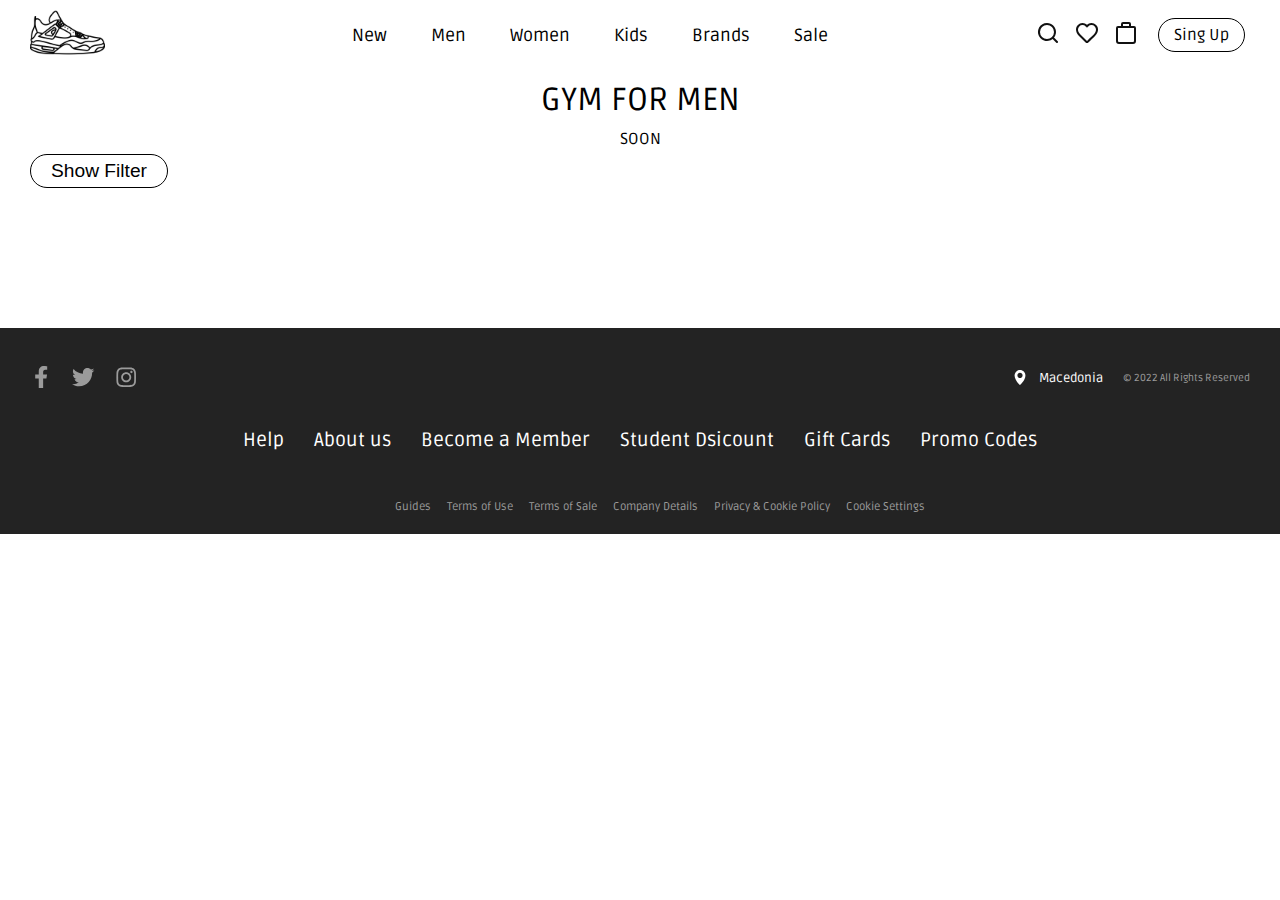
<file: Sneakers/gymMen.html>
<!DOCTYPE html>
<html lang="en">
<head>
    <meta charset="UTF-8">
    <meta name="viewport" content="width=device-width, initial.scale=1.0">
    <link rel="preconnect" href="https://fonts.googleapis.com">
    <link rel="preconnect" href="https://fonts.gstatic.com" crossorigin>
    <link href="https://fonts.googleapis.com/css2?family=Koulen&family=Ruda:wght@400;700&display=swap" rel="stylesheet">
    <link rel="icon" href="../Img/logo-gokickss.jpeg" type="image/icon type">

    <title>Sneaker Shop</title>

    <link rel="stylesheet" href="../Css/general.css">
    <link rel="stylesheet" href="../Css/header.css">
    <link rel="stylesheet" href="../Css/section1.css">
    <link rel="stylesheet" href="../Css/scrolling.css">
    <link rel="stylesheet" href="../Css/sing-up.css">
    <link rel="stylesheet" href="../Css/footer.css">
    <link rel="stylesheet" href="../Css/newForMen.css">

    <script src="../JavaScript/hamburger-menu.js"></script>
    <script src="../JavaScript/horizontal-scroll.js"></script>
    <script src="../JavaScript/search-bar.js"></script>
    <script src="../JavaScript/openList.js"></script>

</head>
<body>
<div class="header-white"></div>
<header>
    <a href="../index.html" class="logo"><img class="js" src="../Img/j's%20logo.png" alt="img"/></a>
    <div class="list">
        <ol class="header__list">
            <li>New<div class="header__hover">
                <div class="h1">
                    <ol class="h1__list">
                        <li><h3 class="h1__heading">New For Men</h3></li>
                        <li><a href="../Sneakers/newForMen.html" class="h1__links">All shoes</a></li>
                        <li><a href="lifestyleMen.html" class="h1__links">Lifestyle</a></li>
                        <li><a href="jordanMen.html" class="h1__links">Jordan</a></li>
                        <li><a href="../Sneakers/runningMen.html" class="h1__links">Running</a></li>
                        <li><a href="../Sneakers/basketballMen.html" class="h1__links">Basketball</a></li>
                        <li><a href="../Sneakers/footballMen.html" class="h1__links">Football</a></li>
                        <li><a href="../Sneakers/gymMen.html" class="h1__links">Gym</a></li>
                    </ol>
                    <ol class="h1__list">
                        <li><h3 class="h1__heading">New For Women</h3></li>
                        <li><a href="../Sneakers/newForMen.html" class="h1__links">All shoes</a></li>
                        <li><a href="../Sneakers/newForMen.html" class="h1__links">Lifestyle</a></li>
                        <li><a href="../Sneakers/newForMen.html" class="h1__links">Jordan</a></li>
                        <li><a href="../Sneakers/newForMen.html" class="h1__links">Running</a></li>
                        <li><a href="../Sneakers/newForMen.html" class="h1__links">Basketball</a></li>
                        <li><a href="../Sneakers/newForMen.html" class="h1__links">Football</a></li>
                        <li><a href="../Sneakers/newForMen.html" class="h1__links">Gym</a></li>
                    </ol>
                    <ol class="h1__list">
                        <li><h3 class="h1__heading">New For Kids</h3></li>
                        <li><a href="../Sneakers/newForMen.html" class="h1__links">All shoes</a></li>
                        <li><a href="../Sneakers/newForMen.html" class="h1__links">Lifestyle</a></li>
                        <li><a href="../Sneakers/newForMen.html" class="h1__links">Jordan</a></li>
                        <li><a href="../Sneakers/newForMen.html" class="h1__links">Running</a></li>
                        <li><a href="../Sneakers/newForMen.html" class="h1__links">Basketball</a></li>
                        <li><a href="../Sneakers/newForMen.html" class="h1__links">Football</a></li>
                        <li><a href="../Sneakers/newForMen.html" class="h1__links">Gym</a></li>
                    </ol>
                    <ol class="h1__list">
                        <li><h3 class="h1__heading">Shop by Brand</h3></li>
                        <li><a href="../Sneakers/newForMen.html" class="h1__links">All shoes</a></li>
                        <li><a href="../Sneakers/newForMen.html" class="h1__links">Nike</a></li>
                        <li><a href="../Sneakers/newForMen.html" class="h1__links">Jordan</a></li>
                        <li><a href="../Sneakers/newForMen.html" class="h1__links">Nike SB</a></li>
                    </ol>
                </div>
            </div></li>
            <li>Men<div class="header__hover">
                <div class="h1">
                    <ol class="h1__list">
                        <li><h3 class="h1__heading">Collection</h3></li>
                        <li><a class="h1__links">All shoes</a></li>
                        <li><a class="h1__links">Nike</a></li>
                        <li><a class="h1__links">Jordan</a></li>
                        <li><a class="h1__links">Running</a></li>
                        <li><a class="h1__links">Basketball</a></li>
                        <li><a class="h1__links">Football</a></li>
                        <li><a class="h1__links">Gym</a></li>
                    </ol>
                    <ol class="h1__list">
                        <li><h3 class="h1__heading">Air Jordan Men</h3></li>
                        <li><a class="h1__links">All shoes</a></li>
                        <li><a class="h1__links">Air Jordan 1</a></li>
                        <li><a class="h1__links">Air Jordan 1 mid</a></li>
                        <li><a class="h1__links">Air Jordan 1 low</a></li>
                        <li><a class="h1__links">Air Jordan 3</a></li>
                        <li><a class="h1__links">Air Jordan 4</a></li>
                        <li><a class="h1__links">Air Jordan 11 low</a></li>
                    </ol>
                    <ol class="h1__list">
                        <li><h3 class="h1__heading">Nike Men</h3></li>
                        <li><a class="h1__links">All shoes</a></li>
                        <li><a class="h1__links">Air Force 1</a></li>
                        <li><a class="h1__links">Air Max</a></li>
                        <li><a class="h1__links">Air Max 1</a></li>
                        <li><a class="h1__links">Air Max 95</a></li>
                        <li><a class="h1__links">Air Max 97</a></li>
                        <li><a class="h1__links">Air Max 720</a></li>
                        <li><a class="h1__links">Blazer</a></li>
                    </ol>
                    <ol class="h1__list">
                        <li><h3 class="h1__heading">Shop by Sport</h3></li>
                        <li><a class="h1__links">All shoes</a></li>
                        <li><a class="h1__links">Michael Jordan</a></li>
                        <li><a class="h1__links">LeBron James</a></li>
                        <li><a class="h1__links">Kevin Durant</a></li>
                        <li><a class="h1__links">Cristiano Ronaldo</a></li>
                    </ol>
                </div>
            </div></li>
            <li>Women<div class="header__hover">
                <div class="h1">
                    <ol class="h1__list">
                        <li><h3 class="h1__heading">Collection</h3></li>
                        <li><a class="h1__links">All shoes</a></li>
                        <li><a class="h1__links">Nike</a></li>
                        <li><a class="h1__links">Jordan</a></li>
                        <li><a class="h1__links">Running</a></li>
                        <li><a class="h1__links">Basketball</a></li>
                        <li><a class="h1__links">Football</a></li>
                        <li><a class="h1__links">Gym</a></li>
                    </ol>
                    <ol class="h1__list">
                        <li><h3 class="h1__heading">Air Jordan Women</h3></li>
                        <li><a class="h1__links">All shoes</a></li>
                        <li><a class="h1__links">Air Jordan 1</a></li>
                        <li><a class="h1__links">Air Jordan 1 mid</a></li>
                        <li><a class="h1__links">Air Jordan 1 low</a></li>
                        <li><a class="h1__links">Air Jordan 3</a></li>
                        <li><a class="h1__links">Air Jordan 4</a></li>
                        <li><a class="h1__links">Air Jordan 11 low</a></li>
                    </ol>
                    <ol class="h1__list">
                        <li><h3 class="h1__heading">Nike Women</h3></li>
                        <li><a class="h1__links">All shoes</a></li>
                        <li><a class="h1__links">Air Force 1</a></li>
                        <li><a class="h1__links">Air Max</a></li>
                        <li><a class="h1__links">Air Max 1</a></li>
                        <li><a class="h1__links">Air Max 95</a></li>
                        <li><a class="h1__links">Air Max 97</a></li>
                        <li><a class="h1__links">Air Max 720</a></li>
                        <li><a class="h1__links">Blazer</a></li>
                    </ol>
                    <ol class="h1__list">
                        <li><h3 class="h1__heading">Shop by Sport</h3></li>
                        <li><a class="h1__links">All shoes</a></li>
                        <li><a class="h1__links">Michael Jordan</a></li>
                        <li><a class="h1__links">LeBron James</a></li>
                        <li><a class="h1__links">Kevin Durant</a></li>
                        <li><a class="h1__links">Cristiano Ronaldo</a></li>
                    </ol>
                </div>
            </div></li>
            <li>Kids<div class="header__hover">
                <div class="h1">
                    <ol class="h1__list">
                        <li><h3 class="h1__heading">Collection</h3></li>
                        <li><a class="h1__links">All shoes</a></li>
                        <li><a class="h1__links">Nike</a></li>
                        <li><a class="h1__links">Jordan</a></li>
                        <li><a class="h1__links">Running</a></li>
                        <li><a class="h1__links">Basketball</a></li>
                        <li><a class="h1__links">Football</a></li>
                        <li><a class="h1__links">Gym</a></li>
                    </ol>
                    <ol class="h1__list">
                        <li><h3 class="h1__heading">Air Jordan Kids</h3></li>
                        <li><a class="h1__links">All shoes</a></li>
                        <li><a class="h1__links">Air Jordan 1</a></li>
                        <li><a class="h1__links">Air Jordan 1 mid</a></li>
                        <li><a class="h1__links">Air Jordan 1 low</a></li>
                        <li><a class="h1__links">Air Jordan 3</a></li>
                        <li><a class="h1__links">Air Jordan 4</a></li>
                        <li><a class="h1__links">Air Jordan 11 low</a></li>
                    </ol>
                    <ol class="h1__list">
                        <li><h3 class="h1__heading">Nike Kids</h3></li>
                        <li><a class="h1__links">All shoes</a></li>
                        <li><a class="h1__links">Air Force 1</a></li>
                        <li><a class="h1__links">Air Max</a></li>
                        <li><a class="h1__links">Air Max 1</a></li>
                        <li><a class="h1__links">Air Max 95</a></li>
                        <li><a class="h1__links">Air Max 97</a></li>
                        <li><a class="h1__links">Air Max 720</a></li>
                        <li><a class="h1__links">Blazer</a></li>
                    </ol>
                    <ol class="h1__list">
                        <li><h3 class="h1__heading">Shop by Sport</h3></li>
                        <li><a class="h1__links">All shoes</a></li>
                        <li><a class="h1__links">Michael Jordan</a></li>
                        <li><a class="h1__links">LeBron James</a></li>
                        <li><a class="h1__links">Kevin Durant</a></li>
                        <li><a class="h1__links">Cristiano Ronaldo</a></li>
                    </ol>
                </div>
            </div></li>
            <li>Brands<div class="header__hover">
                <div class="h1">
                    <ol class="h1__list">
                        <li><h3 class="h1__heading">All Brands</h3></li>
                        <li><a class="h1__links">All shoes</a></li>
                        <li><a class="h1__links">Nike</a></li>
                        <li><a class="h1__links">Jordan</a></li>
                        <li><a class="h1__links">Nike SB</a></li>
                    </ol>
                    <ol class="h1__list">
                        <li><h3 class="h1__heading">Nike Shoes</h3></li>
                        <li><a class="h1__links">All shoes</a></li>
                        <li><a class="h1__links">Air Force 1</a></li>
                        <li><a class="h1__links">Air Max</a></li>
                        <li><a class="h1__links">Air Max 1</a></li>
                        <li><a class="h1__links">Air Max 95</a></li>
                        <li><a class="h1__links">Air Max 97</a></li>
                        <li><a class="h1__links">Air Max 720</a></li>
                        <li><a class="h1__links">Blazer</a></li>
                    </ol>
                    <ol class="h1__list">
                        <li><h3 class="h1__heading">Jordan Shoes</h3></li>
                        <li><a class="h1__links">All shoes</a></li>
                        <li><a class="h1__links">Air Jordan 1</a></li>
                        <li><a class="h1__links">Air Jordan 1 mid</a></li>
                        <li><a class="h1__links">Air Jordan 1 low</a></li>
                        <li><a class="h1__links">Air Jordan 3</a></li>
                        <li><a class="h1__links">Air Jordan 4</a></li>
                        <li><a class="h1__links">Air Jordan 11 low</a></li>
                    </ol>
                    <ol class="h1__list">
                        <li><h3 class="h1__heading">Nike Skateboarding</h3></li>
                        <li><a class="h1__links">All shoes</a></li>
                        <li><a class="h1__links">Nike SB Chron 2</a></li>
                        <li><a class="h1__links">Nike SB Shane</a></li>
                        <li><a class="h1__links">Nike SB Ishod Wair</a></li>
                        <li><a class="h1__links">Nike SB Blazer</a></li>
                        <li><a class="h1__links">Nike SB Force</a></li>
                        <li><a class="h1__links">Nike SB Dunk</a></li>
                    </ol>
                </div>
            </div></li>
            <li>Sale<div class="header__hover">
                <div class="h1">
                    <ol class="h1__list">
                        <li><h3 class="h1__heading">Popular Now</h3></li>
                        <li><a class="h1__links">Best Sellers</a></li>
                        <li><a class="h1__links">Dunk</a></li>
                        <li><a class="h1__links">LB James x PSG</a></li>
                        <li><a class="h1__links">Women's Air Force 1</a></li>
                        <li><a class="h1__links">White Air Force 1</a></li>
                        <li><a class="h1__links">Air Jordan 1 low</a></li>
                        <li><a class="h1__links">LB James Shoes</a></li>
                    </ol>
                    <ol class="h1__list">
                        <li><h3 class="h1__heading">Sale For Men</h3></li>
                        <li><a class="h1__links">Best Sellers</a></li>
                        <li><a class="h1__links">LB James x PSG</a></li>
                        <li><a class="h1__links">White Air Force 1</a></li>
                        <li><a class="h1__links">Air Jordan 1 low</a></li>
                        <li><a class="h1__links">LB James Shoes</a></li>
                        <li><a class="h1__links">Nike SB Chron 2</a></li>
                        <li><a class="h1__links">Air Force 1</a></li>
                    </ol>
                    <ol class="h1__list">
                        <li><h3 class="h1__heading">Sale For Women</h3></li>
                        <li><a class="h1__links">Best Sellers</a></li>
                        <li><a class="h1__links">Dunk</a></li>
                        <li><a class="h1__links">Women's Air Force 1</a></li>
                        <li><a class="h1__links">White Air Force 1</a></li>
                        <li><a class="h1__links">Air Jordan 1 low</a></li>
                        <li><a class="h1__links">Air Jordan 11 low</a></li>
                    </ol>
                    <ol class="h1__list">
                        <li><h3 class="h1__heading">Sale For Kids</h3></li>
                        <li><a class="h1__links">Best Sellers</a></li>
                        <li><a class="h1__links">Air Jordan x PSG</a></li>
                        <li><a class="h1__links">LB James Shoes</a></li>
                        <li><a class="h1__links">CR7 Shoes</a></li>
                        <li><a class="h1__links">Air Force 1</a></li>
                    </ol>
                </div>
            </div></li>
        </ol>
        <div class="white-div"></div>
    </div>
    <div class="search-div">
        <div class="right">
            <button class="search-button sm-margin"><svg class="pre-search-input-icon" fill="#111" height="24px" width="24px" viewBox="0 0 24 24"><path d="M21.71 20.29L18 16.61A9 9 0 1 0 16.61 18l3.68 3.68a1 1 0 0 0 1.42 0 1 1 0 0 0 0-1.39zM11 18a7 7 0 1 1 7-7 7 7 0 0 1-7 7z"></path></svg></button>
            <a href="../favourite.html" class="sm-margin"><svg class="fav-icon" width="24px" height="24px" fill="#111" viewBox="0 0 24 24"><path d="M21.11 4a6.6 6.6 0 0 0-4.79-1.92A6.27 6.27 0 0 0 12 3.84 6.57 6.57 0 0 0 2.89 4c-2.8 2.68-2.45 7.3.88 10.76l6.84 6.63A2 2 0 0 0 12 22a2 2 0 0 0 1.37-.54l.2-.19.61-.57c.6-.57 1.42-1.37 2.49-2.41l2.44-2.39 1.09-1.07c3.38-3.55 3.8-8.1.91-10.83zm-2.35 9.4l-.25.24-.8.79-2.44 2.39c-1 1-1.84 1.79-2.44 2.36L12 20l-6.83-6.68c-2.56-2.66-2.86-6-.88-7.92a4.52 4.52 0 0 1 6.4 0l.09.08a2.12 2.12 0 0 1 .32.3l.9.94.9-.94.28-.27.11-.09a4.52 4.52 0 0 1 6.43 0c1.97 1.9 1.67 5.25-.96 7.98z"></path></svg></a>
            <a href="../cart.html" class="sm-margin"><svg class="cart-icon" width="24px" height="24px" fill="#111" viewBox="0 0 24 24"><path d="M16 7a1 1 0 0 1-1-1V3H9v3a1 1 0 0 1-2 0V3a2 2 0 0 1 2-2h6a2 2 0 0 1 2 2v3a1 1 0 0 1-1 1z"></path><path d="M20 5H4a2 2 0 0 0-2 2v13a3 3 0 0 0 3 3h14a3 3 0 0 0 3-3V7a2 2 0 0 0-2-2zm0 15a1 1 0 0 1-1 1H5a1 1 0 0 1-1-1V7h16z"></path></svg></a>
            <button id="hamburger-menu" class="hamburger-menu sm-margin"><svg width="24px" height="24px" fill="#111" viewBox="0 0 24 24"><path d="M21 13H3c-.6 0-1-.4-1-1s.4-1 1-1h18c.6 0 1 .4 1 1s-.4 1-1 1zm0-8H3c-.6 0-1-.4-1-1s.4-1 1-1h18c.6 0 1 .4 1 1s-.4 1-1 1zm0 16H3c-.6 0-1-.4-1-1s.4-1 1-1h18c.6 0 1 .4 1 1s-.4 1-1 1z"></path></svg></button>
            <a href="../sing-up.html" class="sing-up"><p>Sing Up</p></a>
        </div>
    </div>
    <div id="ham-list" class="hamburger-list">
        <div id="ham-inside" class="hamburger-list-inside">
            <button onclick="closeHamActive()" id="esc-button" class="esc-hamburger"><img draggable="false" src="../Img/esc.png" alt="img"/> </button>
            <div class="hamburger-ol">
                <button onclick="hamActive(0)">New</button>
                <div class="hamburger-ol-active hamburger-new">
                    <a href="../Sneakers/newForMen.html">New For Men</a>
                    <a href="../Sneakers/newForMen.html">New For Women</a>
                    <a href="../Sneakers/newForMen.html">New For Kids</a>
                    <a href="../Sneakers/newForMen.html">Shop By Brand</a>
                </div>
                <button onclick="hamActive(1)">Men</button>
                <div class="hamburger-ol-active hamburger-men">
                    <a href="../Sneakers/newForMen.html">Colection</a>
                    <a href="../Sneakers/newForMen.html">Air Jordan</a>
                    <a href="../Sneakers/newForMen.html">Nike Men</a>
                    <a href="../Sneakers/newForMen.html">Shop By Sport</a>
                </div>
                <button onclick="hamActive(2)">Women</button>
                <div class="hamburger-ol-active hamburger-women">
                    <a href="../Sneakers/newForMen.html">Colection</a>
                    <a href="../Sneakers/newForMen.html">Air Jordan</a>
                    <a href="../Sneakers/newForMen.html">Nike Women</a>
                    <a href="../Sneakers/newForMen.html">Shop By Sport</a>
                </div>
                <button onclick="hamActive(3)">Kids</button>
                <div class="hamburger-ol-active hamburger-kids">
                    <a href="../Sneakers/newForMen.html">Colection</a>
                    <a href="../Sneakers/newForMen.html">Air Jordan</a>
                    <a href="../Sneakers/newForMen.html">Nike Kids</a>
                    <a href="../Sneakers/newForMen.html">Shop By Sport</a>
                </div>
                <button onclick="hamActive(4)">Brand</button>
                <div class="hamburger-ol-active hamburger-brand">
                    <a href="../Sneakers/newForMen.html">All Brands</a>
                    <a href="../Sneakers/newForMen.html">Nike Shoes</a>
                    <a href="../Sneakers/newForMen.html">Jordan Shoes</a>
                    <a href="../Sneakers/newForMen.html">Nike SB</a>
                </div>
                <button onclick="hamActive(5)">Sale</button>
                <div class="hamburger-ol-active hamburger-sale">
                    <a href="../Sneakers/newForMen.html">Popular Now</a>
                    <a href="../Sneakers/newForMen.html">Sale For Men</a>
                    <a href="../Sneakers/newForMen.html">Sale For Women</a>
                    <a href="../Sneakers/newForMen.html">Sale For Kids</a>
                </div>
            </div>

            <div class="social-media">
                <ol class="sm-icons">
                    <li><a href="https://www.facebook.com/" class="fb-icon"><svg stroke="currentColor" fill="currentColor" stroke-width="0" viewBox="0 0 320 512" height="1em" width="1em" xmlns="http://www.w3.org/2000/svg"><path d="M279.14 288l14.22-92.66h-88.91v-60.13c0-25.35 12.42-50.06 52.24-50.06h40.42V6.26S260.43 0 225.36 0c-73.22 0-121.08 44.38-121.08 124.72v70.62H22.89V288h81.39v224h100.17V288z"></path></svg></a></li>
                    <li><a href="https://twitter.com/" class="twitter-icon"><svg stroke="currentColor" fill="currentColor" stroke-width="0" viewBox="0 0 512 512" height="1em" width="1em" xmlns="http://www.w3.org/2000/svg"><path d="M459.37 151.716c.325 4.548.325 9.097.325 13.645 0 138.72-105.583 298.558-298.558 298.558-59.452 0-114.68-17.219-161.137-47.106 8.447.974 16.568 1.299 25.34 1.299 49.055 0 94.213-16.568 130.274-44.832-46.132-.975-84.792-31.188-98.112-72.772 6.498.974 12.995 1.624 19.818 1.624 9.421 0 18.843-1.3 27.614-3.573-48.081-9.747-84.143-51.98-84.143-102.985v-1.299c13.969 7.797 30.214 12.67 47.431 13.319-28.264-18.843-46.781-51.005-46.781-87.391 0-19.492 5.197-37.36 14.294-52.954 51.655 63.675 129.3 105.258 216.365 109.807-1.624-7.797-2.599-15.918-2.599-24.04 0-57.828 46.782-104.934 104.934-104.934 30.213 0 57.502 12.67 76.67 33.137 23.715-4.548 46.456-13.32 66.599-25.34-7.798 24.366-24.366 44.833-46.132 57.827 21.117-2.273 41.584-8.122 60.426-16.243-14.292 20.791-32.161 39.308-52.628 54.253z"></path></svg></a></li>
                    <li><a href="https://www.instagram.com/gokickss/" class="insta-icon"><svg stroke="currentColor" fill="currentColor" stroke-width="0" viewBox="0 0 448 512" height="1em" width="1em" xmlns="http://www.w3.org/2000/svg"><path d="M224.1 141c-63.6 0-114.9 51.3-114.9 114.9s51.3 114.9 114.9 114.9S339 319.5 339 255.9 287.7 141 224.1 141zm0 189.6c-41.1 0-74.7-33.5-74.7-74.7s33.5-74.7 74.7-74.7 74.7 33.5 74.7 74.7-33.6 74.7-74.7 74.7zm146.4-194.3c0 14.9-12 26.8-26.8 26.8-14.9 0-26.8-12-26.8-26.8s12-26.8 26.8-26.8 26.8 12 26.8 26.8zm76.1 27.2c-1.7-35.9-9.9-67.7-36.2-93.9-26.2-26.2-58-34.4-93.9-36.2-37-2.1-147.9-2.1-184.9 0-35.8 1.7-67.6 9.9-93.9 36.1s-34.4 58-36.2 93.9c-2.1 37-2.1 147.9 0 184.9 1.7 35.9 9.9 67.7 36.2 93.9s58 34.4 93.9 36.2c37 2.1 147.9 2.1 184.9 0 35.9-1.7 67.7-9.9 93.9-36.2 26.2-26.2 34.4-58 36.2-93.9 2.1-37 2.1-147.8 0-184.8zM398.8 388c-7.8 19.6-22.9 34.7-42.6 42.6-29.5 11.7-99.5 9-132.1 9s-102.7 2.6-132.1-9c-19.6-7.8-34.7-22.9-42.6-42.6-11.7-29.5-9-99.5-9-132.1s-2.6-102.7 9-132.1c7.8-19.6 22.9-34.7 42.6-42.6 29.5-11.7 99.5-9 132.1-9s102.7-2.6 132.1 9c19.6 7.8 34.7 22.9 42.6 42.6 11.7 29.5 9 99.5 9 132.1s2.7 102.7-9 132.1z"></path></svg></a></li>
                </ol>
            </div>

            <p class="about">Become a GoKickss Member for the best products, inspiration and stories in sport.</p>
            <a href="../sing-up.html" class="login-menager">Sing up</a>

            <div class="hamburger-rest-icons">
                <a><svg class="fav-icon" width="24px" height="24px" fill="#111" viewBox="0 0 24 24"><path d="M21.11 4a6.6 6.6 0 0 0-4.79-1.92A6.27 6.27 0 0 0 12 3.84 6.57 6.57 0 0 0 2.89 4c-2.8 2.68-2.45 7.3.88 10.76l6.84 6.63A2 2 0 0 0 12 22a2 2 0 0 0 1.37-.54l.2-.19.61-.57c.6-.57 1.42-1.37 2.49-2.41l2.44-2.39 1.09-1.07c3.38-3.55 3.8-8.1.91-10.83zm-2.35 9.4l-.25.24-.8.79-2.44 2.39c-1 1-1.84 1.79-2.44 2.36L12 20l-6.83-6.68c-2.56-2.66-2.86-6-.88-7.92a4.52 4.52 0 0 1 6.4 0l.09.08a2.12 2.12 0 0 1 .32.3l.9.94.9-.94.28-.27.11-.09a4.52 4.52 0 0 1 6.43 0c1.97 1.9 1.67 5.25-.96 7.98z"></path></svg> Favourite</a>
                <a><svg class="cart-icon" width="24px" height="24px" fill="#111" viewBox="0 0 24 24"><path d="M16 7a1 1 0 0 1-1-1V3H9v3a1 1 0 0 1-2 0V3a2 2 0 0 1 2-2h6a2 2 0 0 1 2 2v3a1 1 0 0 1-1 1z"></path><path d="M20 5H4a2 2 0 0 0-2 2v13a3 3 0 0 0 3 3h14a3 3 0 0 0 3-3V7a2 2 0 0 0-2-2zm0 15a1 1 0 0 1-1 1H5a1 1 0 0 1-1-1V7h16z"></path></svg> Cart</a>
                <a><svg class="order-icon" height="24px" width="24px" fill="#111" viewBox="0 0 1000 1000"><path d="M995.6 241.3c0-4.4-4.4-4.4-4.4-8.8-4.4-4.4-8.8-4.4-8.8-8.8H978L486.9 4.5h-35.1L22 219.3h-4.4l-8.8 8.8c-3.2 3.6-4.8 8.4-4.4 13.2H.1v504.3C-1 760.8 7.9 775 22 780.7l495.5 214.9h30.7L978 780.7c13.3-6.6 21.8-20.2 21.9-35.1V254.4c.4-4.8-1.1-9.5-4.3-13.1zM469.3 83.4l399.1 175.4-122.8 61.4-399.1-175.4 122.8-61.4zm61.4 342.1L131.6 250l122.8-61.4L653.5 364l-122.8 61.5zM79 315.8l412.2 179.8V899L79 719.3V315.8zm842 403.5L570.2 894.7V495.6L921 320.2v399.1z"></path></svg> Orders</a>
                <a><svg class="help-icon" height="24px" width="24px" fill="#111" viewBox="0 0 24 24"><path d="M11.9 15.767c-.6 0-1.1.5-1.1 1.1 0 .6.5 1.1 1.1 1.1s1.1-.5 1.1-1.1c0-.6-.5-1.1-1.1-1.1m0-9.6c-1.3 0-2.5 1.1-2.6 1.3-.4.4-.4 1 0 1.4.4.4 1 .4 1.4 0 .2-.3.8-.8 1.2-.8.5 0 1 .4 1 1 0 .3-.1.6-.4.8-1 .7-1.6 1.8-1.6 2.8v.3c0 .5.4 1 1 1s1-.4 1-1v-.3c0-.6.5-1.1.8-1.3.7-.5 1.2-1.4 1.2-2.4-.1-1.5-1.4-2.8-3-2.8"></path><path d="M12 23.5C5.7 23.5.5 18.3.5 12S5.7.5 12 .5 23.5 5.7 23.5 12 18.3 23.5 12 23.5zm0-21c-5.2 0-9.5 4.3-9.5 9.5s4.3 9.5 9.5 9.5 9.5-4.3 9.5-9.5-4.3-9.5-9.5-9.5z"></path></svg> Help</a>
            </div>
        </div>
    </div>
    <div class="blur"></div>
</header>
<div class="search-input">
    <input type="search" placeholder="Search">
    <button class="esc-hamburger esc"><img draggable="false" src="../Img/esc.png" alt="img"/> </button>
</div>

<section id="inside">
    <div class="scrolling-top">
        <p class="heading">GYM FOR MEN</p>
        <p class="available-shoes">SOON</p>
    </div>

    <button class="open-list">Show Filter</button>
    <div class="inside-filters">
        <ol class="filters">
            <li><a href="lifestyleMen.html">Lifestyle</a></li>
            <li><a href="jordanMen.html">Jordan</a></li>
            <li><a href="runningMen.html">Running</a></li>
            <li><a href="basketballMen.html">Basketball</a></li>
            <li><a href="footballMen.html">Football</a></li>
            <li><a href="gymMen.html">Gym</a></li>
        </ol>
    </div>

    <div class="scroll-inside">

    </div>
</section>

<footer>
    <div class="footer-top">
        <div class="footer-top-left">
            <ol class="sm-icons">
                <li><a href="https://www.facebook.com/" class="fb-icon fb-footer"><svg stroke="currentColor" fill="currentColor" stroke-width="0" viewBox="0 0 320 512" height="1em" width="1em" xmlns="http://www.w3.org/2000/svg"><path d="M279.14 288l14.22-92.66h-88.91v-60.13c0-25.35 12.42-50.06 52.24-50.06h40.42V6.26S260.43 0 225.36 0c-73.22 0-121.08 44.38-121.08 124.72v70.62H22.89V288h81.39v224h100.17V288z"></path></svg></a></li>
                <li><a href="https://twitter.com/" class="twitter-icon twitter-footer"><svg stroke="currentColor" fill="currentColor" stroke-width="0" viewBox="0 0 512 512" height="1em" width="1em" xmlns="http://www.w3.org/2000/svg"><path d="M459.37 151.716c.325 4.548.325 9.097.325 13.645 0 138.72-105.583 298.558-298.558 298.558-59.452 0-114.68-17.219-161.137-47.106 8.447.974 16.568 1.299 25.34 1.299 49.055 0 94.213-16.568 130.274-44.832-46.132-.975-84.792-31.188-98.112-72.772 6.498.974 12.995 1.624 19.818 1.624 9.421 0 18.843-1.3 27.614-3.573-48.081-9.747-84.143-51.98-84.143-102.985v-1.299c13.969 7.797 30.214 12.67 47.431 13.319-28.264-18.843-46.781-51.005-46.781-87.391 0-19.492 5.197-37.36 14.294-52.954 51.655 63.675 129.3 105.258 216.365 109.807-1.624-7.797-2.599-15.918-2.599-24.04 0-57.828 46.782-104.934 104.934-104.934 30.213 0 57.502 12.67 76.67 33.137 23.715-4.548 46.456-13.32 66.599-25.34-7.798 24.366-24.366 44.833-46.132 57.827 21.117-2.273 41.584-8.122 60.426-16.243-14.292 20.791-32.161 39.308-52.628 54.253z"></path></svg></a></li>
                <li><a href="https://www.instagram.com/gokickss/" class="insta-icon insta-footer"><svg stroke="currentColor" fill="currentColor" stroke-width="0" viewBox="0 0 448 512" height="1em" width="1em" xmlns="http://www.w3.org/2000/svg"><path d="M224.1 141c-63.6 0-114.9 51.3-114.9 114.9s51.3 114.9 114.9 114.9S339 319.5 339 255.9 287.7 141 224.1 141zm0 189.6c-41.1 0-74.7-33.5-74.7-74.7s33.5-74.7 74.7-74.7 74.7 33.5 74.7 74.7-33.6 74.7-74.7 74.7zm146.4-194.3c0 14.9-12 26.8-26.8 26.8-14.9 0-26.8-12-26.8-26.8s12-26.8 26.8-26.8 26.8 12 26.8 26.8zm76.1 27.2c-1.7-35.9-9.9-67.7-36.2-93.9-26.2-26.2-58-34.4-93.9-36.2-37-2.1-147.9-2.1-184.9 0-35.8 1.7-67.6 9.9-93.9 36.1s-34.4 58-36.2 93.9c-2.1 37-2.1 147.9 0 184.9 1.7 35.9 9.9 67.7 36.2 93.9s58 34.4 93.9 36.2c37 2.1 147.9 2.1 184.9 0 35.9-1.7 67.7-9.9 93.9-36.2 26.2-26.2 34.4-58 36.2-93.9 2.1-37 2.1-147.8 0-184.8zM398.8 388c-7.8 19.6-22.9 34.7-42.6 42.6-29.5 11.7-99.5 9-132.1 9s-102.7 2.6-132.1-9c-19.6-7.8-34.7-22.9-42.6-42.6-11.7-29.5-9-99.5-9-132.1s-2.6-102.7 9-132.1c7.8-19.6 22.9-34.7 42.6-42.6 29.5-11.7 99.5-9 132.1-9s102.7-2.6 132.1 9c19.6 7.8 34.7 22.9 42.6 42.6 11.7 29.5 9 99.5 9 132.1s2.7 102.7-9 132.1z"></path></svg></a></li>
            </ol>
        </div>
        <div class="footer-top-right">
            <svg class="location" height="15px" width="18px" fill="#111" viewBox="0 0 42 58"><path d="M21 0C9.4 0 0 9.5 0 21.2 0 39.9 21 58 21 58s21-18.1 21-36.8C42 9.5 32.6 0 21 0zm0 31c-5.5 0-10-4.5-10-10s4.5-10 10-10 10 4.5 10 10-4.5 10-10 10z"></path></svg>
            <p class="country">Macedonia</p>
            <p class="copyright">© 2022 All Rights Reserved</p>
        </div>
    </div>
    <div class="footer-mid">
        <ol class="footer-mid-list">
            <li><a>Help</a></li>
            <li><a>About us</a></li>
            <li><a>Become a Member</a></li>
            <li><a>Student Dsicount</a></li>
            <li><a>Gift Cards</a></li>
            <li><a>Promo Codes</a></li>
        </ol>
    </div>
    <div class="footer-bot">
        <ol class="footer-info-list">
            <li><a>Guides</a></li>
            <li><a>Terms of Use</a></li>
            <li><a>Terms of Sale</a></li>
            <li><a>Company Details</a></li>
            <li><a>Privacy & Cookie Policy</a></li>
            <li><a>Cookie Settings</a></li>
        </ol>
    </div>
</footer>
</body>
</html>
</file>
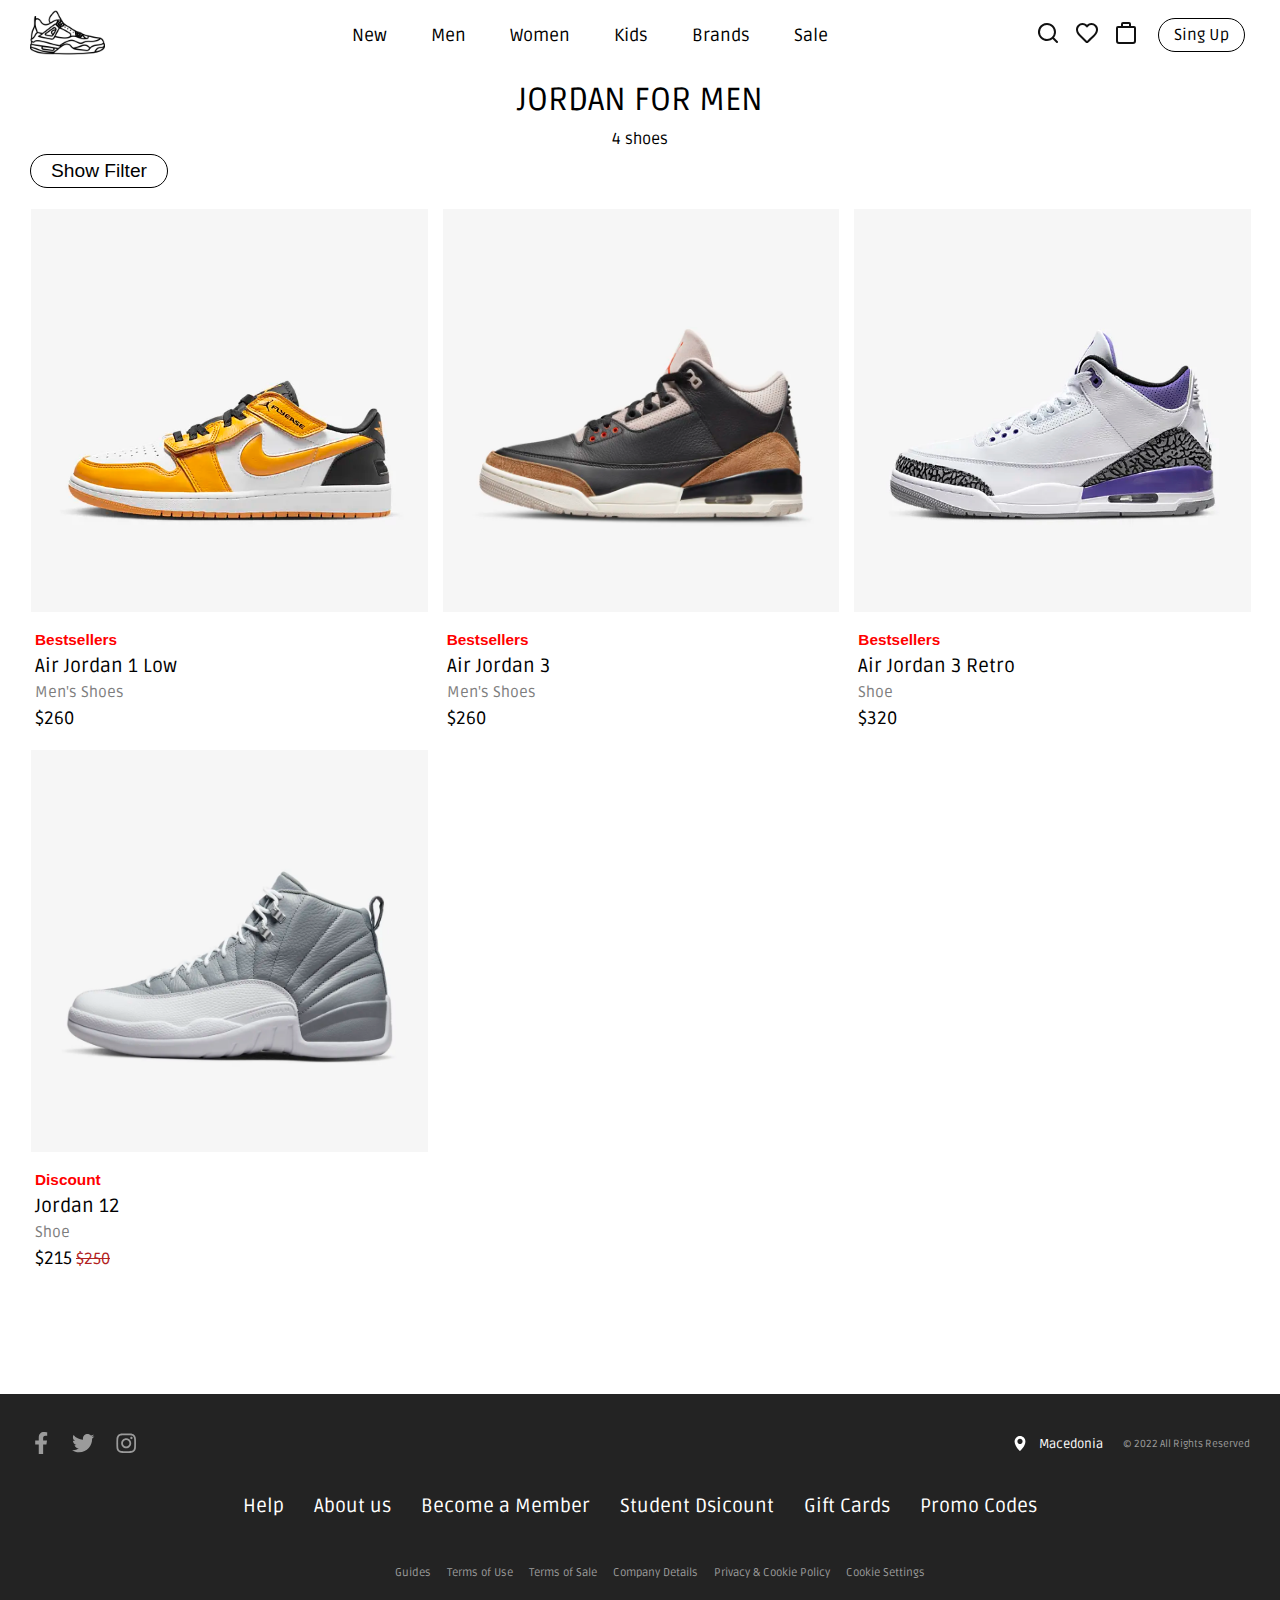
<file: Sneakers/jordanMen.html>
<!DOCTYPE html>
<html lang="en">
<head>
    <meta charset="UTF-8">
    <meta name="viewport" content="width=device-width, initial.scale=1.0">
    <link rel="preconnect" href="https://fonts.googleapis.com">
    <link rel="preconnect" href="https://fonts.gstatic.com" crossorigin>
    <link href="https://fonts.googleapis.com/css2?family=Koulen&family=Ruda:wght@400;700&display=swap" rel="stylesheet">
    <link rel="icon" href="../Img/logo-gokickss.jpeg" type="image/icon type">

    <title>Sneaker Shop</title>

    <link rel="stylesheet" href="../Css/general.css">
    <link rel="stylesheet" href="../Css/header.css">
    <link rel="stylesheet" href="../Css/section1.css">
    <link rel="stylesheet" href="../Css/scrolling.css">
    <link rel="stylesheet" href="../Css/sing-up.css">
    <link rel="stylesheet" href="../Css/footer.css">
    <link rel="stylesheet" href="../Css/newForMen.css">

    <script src="../JavaScript/hamburger-menu.js"></script>
    <script src="../JavaScript/horizontal-scroll.js"></script>
    <script src="../JavaScript/search-bar.js"></script>
    <script src="../JavaScript/openList.js"></script>

</head>
<body>
<div class="header-white"></div>
<header>
    <a href="../index.html" class="logo"><img class="js" src="../Img/j's%20logo.png" alt="img"/></a>
    <div class="list">
        <ol class="header__list">
            <li>New<div class="header__hover">
                <div class="h1">
                    <ol class="h1__list">
                        <li><h3 class="h1__heading">New For Men</h3></li>
                        <li><a href="../Sneakers/newForMen.html" class="h1__links">All shoes</a></li>
                        <li><a href="lifestyleMen.html" class="h1__links">Lifestyle</a></li>
                        <li><a href="jordanMen.html" class="h1__links">Jordan</a></li>
                        <li><a href="../Sneakers/runningMen.html" class="h1__links">Running</a></li>
                        <li><a href="../Sneakers/basketballMen.html" class="h1__links">Basketball</a></li>
                        <li><a href="../Sneakers/footballMen.html" class="h1__links">Football</a></li>
                        <li><a href="../Sneakers/gymMen.html" class="h1__links">Gym</a></li>
                    </ol>
                    <ol class="h1__list">
                        <li><h3 class="h1__heading">New For Women</h3></li>
                        <li><a href="../Sneakers/newForMen.html" class="h1__links">All shoes</a></li>
                        <li><a href="../Sneakers/newForMen.html" class="h1__links">Lifestyle</a></li>
                        <li><a href="../Sneakers/newForMen.html" class="h1__links">Jordan</a></li>
                        <li><a href="../Sneakers/newForMen.html" class="h1__links">Running</a></li>
                        <li><a href="../Sneakers/newForMen.html" class="h1__links">Basketball</a></li>
                        <li><a href="../Sneakers/newForMen.html" class="h1__links">Football</a></li>
                        <li><a href="../Sneakers/newForMen.html" class="h1__links">Gym</a></li>
                    </ol>
                    <ol class="h1__list">
                        <li><h3 class="h1__heading">New For Kids</h3></li>
                        <li><a href="../Sneakers/newForMen.html" class="h1__links">All shoes</a></li>
                        <li><a href="../Sneakers/newForMen.html" class="h1__links">Lifestyle</a></li>
                        <li><a href="../Sneakers/newForMen.html" class="h1__links">Jordan</a></li>
                        <li><a href="../Sneakers/newForMen.html" class="h1__links">Running</a></li>
                        <li><a href="../Sneakers/newForMen.html" class="h1__links">Basketball</a></li>
                        <li><a href="../Sneakers/newForMen.html" class="h1__links">Football</a></li>
                        <li><a href="../Sneakers/newForMen.html" class="h1__links">Gym</a></li>
                    </ol>
                    <ol class="h1__list">
                        <li><h3 class="h1__heading">Shop by Brand</h3></li>
                        <li><a href="../Sneakers/newForMen.html" class="h1__links">All shoes</a></li>
                        <li><a href="../Sneakers/newForMen.html" class="h1__links">Nike</a></li>
                        <li><a href="../Sneakers/newForMen.html" class="h1__links">Jordan</a></li>
                        <li><a href="../Sneakers/newForMen.html" class="h1__links">Nike SB</a></li>
                    </ol>
                </div>
            </div></li>
            <li>Men<div class="header__hover">
                <div class="h1">
                    <ol class="h1__list">
                        <li><h3 class="h1__heading">Collection</h3></li>
                        <li><a class="h1__links">All shoes</a></li>
                        <li><a class="h1__links">Nike</a></li>
                        <li><a class="h1__links">Jordan</a></li>
                        <li><a class="h1__links">Running</a></li>
                        <li><a class="h1__links">Basketball</a></li>
                        <li><a class="h1__links">Football</a></li>
                        <li><a class="h1__links">Gym</a></li>
                    </ol>
                    <ol class="h1__list">
                        <li><h3 class="h1__heading">Air Jordan Men</h3></li>
                        <li><a class="h1__links">All shoes</a></li>
                        <li><a class="h1__links">Air Jordan 1</a></li>
                        <li><a class="h1__links">Air Jordan 1 mid</a></li>
                        <li><a class="h1__links">Air Jordan 1 low</a></li>
                        <li><a class="h1__links">Air Jordan 3</a></li>
                        <li><a class="h1__links">Air Jordan 4</a></li>
                        <li><a class="h1__links">Air Jordan 11 low</a></li>
                    </ol>
                    <ol class="h1__list">
                        <li><h3 class="h1__heading">Nike Men</h3></li>
                        <li><a class="h1__links">All shoes</a></li>
                        <li><a class="h1__links">Air Force 1</a></li>
                        <li><a class="h1__links">Air Max</a></li>
                        <li><a class="h1__links">Air Max 1</a></li>
                        <li><a class="h1__links">Air Max 95</a></li>
                        <li><a class="h1__links">Air Max 97</a></li>
                        <li><a class="h1__links">Air Max 720</a></li>
                        <li><a class="h1__links">Blazer</a></li>
                    </ol>
                    <ol class="h1__list">
                        <li><h3 class="h1__heading">Shop by Sport</h3></li>
                        <li><a class="h1__links">All shoes</a></li>
                        <li><a class="h1__links">Michael Jordan</a></li>
                        <li><a class="h1__links">LeBron James</a></li>
                        <li><a class="h1__links">Kevin Durant</a></li>
                        <li><a class="h1__links">Cristiano Ronaldo</a></li>
                    </ol>
                </div>
            </div></li>
            <li>Women<div class="header__hover">
                <div class="h1">
                    <ol class="h1__list">
                        <li><h3 class="h1__heading">Collection</h3></li>
                        <li><a class="h1__links">All shoes</a></li>
                        <li><a class="h1__links">Nike</a></li>
                        <li><a class="h1__links">Jordan</a></li>
                        <li><a class="h1__links">Running</a></li>
                        <li><a class="h1__links">Basketball</a></li>
                        <li><a class="h1__links">Football</a></li>
                        <li><a class="h1__links">Gym</a></li>
                    </ol>
                    <ol class="h1__list">
                        <li><h3 class="h1__heading">Air Jordan Women</h3></li>
                        <li><a class="h1__links">All shoes</a></li>
                        <li><a class="h1__links">Air Jordan 1</a></li>
                        <li><a class="h1__links">Air Jordan 1 mid</a></li>
                        <li><a class="h1__links">Air Jordan 1 low</a></li>
                        <li><a class="h1__links">Air Jordan 3</a></li>
                        <li><a class="h1__links">Air Jordan 4</a></li>
                        <li><a class="h1__links">Air Jordan 11 low</a></li>
                    </ol>
                    <ol class="h1__list">
                        <li><h3 class="h1__heading">Nike Women</h3></li>
                        <li><a class="h1__links">All shoes</a></li>
                        <li><a class="h1__links">Air Force 1</a></li>
                        <li><a class="h1__links">Air Max</a></li>
                        <li><a class="h1__links">Air Max 1</a></li>
                        <li><a class="h1__links">Air Max 95</a></li>
                        <li><a class="h1__links">Air Max 97</a></li>
                        <li><a class="h1__links">Air Max 720</a></li>
                        <li><a class="h1__links">Blazer</a></li>
                    </ol>
                    <ol class="h1__list">
                        <li><h3 class="h1__heading">Shop by Sport</h3></li>
                        <li><a class="h1__links">All shoes</a></li>
                        <li><a class="h1__links">Michael Jordan</a></li>
                        <li><a class="h1__links">LeBron James</a></li>
                        <li><a class="h1__links">Kevin Durant</a></li>
                        <li><a class="h1__links">Cristiano Ronaldo</a></li>
                    </ol>
                </div>
            </div></li>
            <li>Kids<div class="header__hover">
                <div class="h1">
                    <ol class="h1__list">
                        <li><h3 class="h1__heading">Collection</h3></li>
                        <li><a class="h1__links">All shoes</a></li>
                        <li><a class="h1__links">Nike</a></li>
                        <li><a class="h1__links">Jordan</a></li>
                        <li><a class="h1__links">Running</a></li>
                        <li><a class="h1__links">Basketball</a></li>
                        <li><a class="h1__links">Football</a></li>
                        <li><a class="h1__links">Gym</a></li>
                    </ol>
                    <ol class="h1__list">
                        <li><h3 class="h1__heading">Air Jordan Kids</h3></li>
                        <li><a class="h1__links">All shoes</a></li>
                        <li><a class="h1__links">Air Jordan 1</a></li>
                        <li><a class="h1__links">Air Jordan 1 mid</a></li>
                        <li><a class="h1__links">Air Jordan 1 low</a></li>
                        <li><a class="h1__links">Air Jordan 3</a></li>
                        <li><a class="h1__links">Air Jordan 4</a></li>
                        <li><a class="h1__links">Air Jordan 11 low</a></li>
                    </ol>
                    <ol class="h1__list">
                        <li><h3 class="h1__heading">Nike Kids</h3></li>
                        <li><a class="h1__links">All shoes</a></li>
                        <li><a class="h1__links">Air Force 1</a></li>
                        <li><a class="h1__links">Air Max</a></li>
                        <li><a class="h1__links">Air Max 1</a></li>
                        <li><a class="h1__links">Air Max 95</a></li>
                        <li><a class="h1__links">Air Max 97</a></li>
                        <li><a class="h1__links">Air Max 720</a></li>
                        <li><a class="h1__links">Blazer</a></li>
                    </ol>
                    <ol class="h1__list">
                        <li><h3 class="h1__heading">Shop by Sport</h3></li>
                        <li><a class="h1__links">All shoes</a></li>
                        <li><a class="h1__links">Michael Jordan</a></li>
                        <li><a class="h1__links">LeBron James</a></li>
                        <li><a class="h1__links">Kevin Durant</a></li>
                        <li><a class="h1__links">Cristiano Ronaldo</a></li>
                    </ol>
                </div>
            </div></li>
            <li>Brands<div class="header__hover">
                <div class="h1">
                    <ol class="h1__list">
                        <li><h3 class="h1__heading">All Brands</h3></li>
                        <li><a class="h1__links">All shoes</a></li>
                        <li><a class="h1__links">Nike</a></li>
                        <li><a class="h1__links">Jordan</a></li>
                        <li><a class="h1__links">Nike SB</a></li>
                    </ol>
                    <ol class="h1__list">
                        <li><h3 class="h1__heading">Nike Shoes</h3></li>
                        <li><a class="h1__links">All shoes</a></li>
                        <li><a class="h1__links">Air Force 1</a></li>
                        <li><a class="h1__links">Air Max</a></li>
                        <li><a class="h1__links">Air Max 1</a></li>
                        <li><a class="h1__links">Air Max 95</a></li>
                        <li><a class="h1__links">Air Max 97</a></li>
                        <li><a class="h1__links">Air Max 720</a></li>
                        <li><a class="h1__links">Blazer</a></li>
                    </ol>
                    <ol class="h1__list">
                        <li><h3 class="h1__heading">Jordan Shoes</h3></li>
                        <li><a class="h1__links">All shoes</a></li>
                        <li><a class="h1__links">Air Jordan 1</a></li>
                        <li><a class="h1__links">Air Jordan 1 mid</a></li>
                        <li><a class="h1__links">Air Jordan 1 low</a></li>
                        <li><a class="h1__links">Air Jordan 3</a></li>
                        <li><a class="h1__links">Air Jordan 4</a></li>
                        <li><a class="h1__links">Air Jordan 11 low</a></li>
                    </ol>
                    <ol class="h1__list">
                        <li><h3 class="h1__heading">Nike Skateboarding</h3></li>
                        <li><a class="h1__links">All shoes</a></li>
                        <li><a class="h1__links">Nike SB Chron 2</a></li>
                        <li><a class="h1__links">Nike SB Shane</a></li>
                        <li><a class="h1__links">Nike SB Ishod Wair</a></li>
                        <li><a class="h1__links">Nike SB Blazer</a></li>
                        <li><a class="h1__links">Nike SB Force</a></li>
                        <li><a class="h1__links">Nike SB Dunk</a></li>
                    </ol>
                </div>
            </div></li>
            <li>Sale<div class="header__hover">
                <div class="h1">
                    <ol class="h1__list">
                        <li><h3 class="h1__heading">Popular Now</h3></li>
                        <li><a class="h1__links">Best Sellers</a></li>
                        <li><a class="h1__links">Dunk</a></li>
                        <li><a class="h1__links">LB James x PSG</a></li>
                        <li><a class="h1__links">Women's Air Force 1</a></li>
                        <li><a class="h1__links">White Air Force 1</a></li>
                        <li><a class="h1__links">Air Jordan 1 low</a></li>
                        <li><a class="h1__links">LB James Shoes</a></li>
                    </ol>
                    <ol class="h1__list">
                        <li><h3 class="h1__heading">Sale For Men</h3></li>
                        <li><a class="h1__links">Best Sellers</a></li>
                        <li><a class="h1__links">LB James x PSG</a></li>
                        <li><a class="h1__links">White Air Force 1</a></li>
                        <li><a class="h1__links">Air Jordan 1 low</a></li>
                        <li><a class="h1__links">LB James Shoes</a></li>
                        <li><a class="h1__links">Nike SB Chron 2</a></li>
                        <li><a class="h1__links">Air Force 1</a></li>
                    </ol>
                    <ol class="h1__list">
                        <li><h3 class="h1__heading">Sale For Women</h3></li>
                        <li><a class="h1__links">Best Sellers</a></li>
                        <li><a class="h1__links">Dunk</a></li>
                        <li><a class="h1__links">Women's Air Force 1</a></li>
                        <li><a class="h1__links">White Air Force 1</a></li>
                        <li><a class="h1__links">Air Jordan 1 low</a></li>
                        <li><a class="h1__links">Air Jordan 11 low</a></li>
                    </ol>
                    <ol class="h1__list">
                        <li><h3 class="h1__heading">Sale For Kids</h3></li>
                        <li><a class="h1__links">Best Sellers</a></li>
                        <li><a class="h1__links">Air Jordan x PSG</a></li>
                        <li><a class="h1__links">LB James Shoes</a></li>
                        <li><a class="h1__links">CR7 Shoes</a></li>
                        <li><a class="h1__links">Air Force 1</a></li>
                    </ol>
                </div>
            </div></li>
        </ol>
        <div class="white-div"></div>
    </div>
    <div class="search-div">
        <div class="right">
            <button class="search-button sm-margin"><svg class="pre-search-input-icon" fill="#111" height="24px" width="24px" viewBox="0 0 24 24"><path d="M21.71 20.29L18 16.61A9 9 0 1 0 16.61 18l3.68 3.68a1 1 0 0 0 1.42 0 1 1 0 0 0 0-1.39zM11 18a7 7 0 1 1 7-7 7 7 0 0 1-7 7z"></path></svg></button>
            <a href="../favourite.html" class="sm-margin"><svg class="fav-icon" width="24px" height="24px" fill="#111" viewBox="0 0 24 24"><path d="M21.11 4a6.6 6.6 0 0 0-4.79-1.92A6.27 6.27 0 0 0 12 3.84 6.57 6.57 0 0 0 2.89 4c-2.8 2.68-2.45 7.3.88 10.76l6.84 6.63A2 2 0 0 0 12 22a2 2 0 0 0 1.37-.54l.2-.19.61-.57c.6-.57 1.42-1.37 2.49-2.41l2.44-2.39 1.09-1.07c3.38-3.55 3.8-8.1.91-10.83zm-2.35 9.4l-.25.24-.8.79-2.44 2.39c-1 1-1.84 1.79-2.44 2.36L12 20l-6.83-6.68c-2.56-2.66-2.86-6-.88-7.92a4.52 4.52 0 0 1 6.4 0l.09.08a2.12 2.12 0 0 1 .32.3l.9.94.9-.94.28-.27.11-.09a4.52 4.52 0 0 1 6.43 0c1.97 1.9 1.67 5.25-.96 7.98z"></path></svg></a>
            <a href="../cart.html" class="sm-margin"><svg class="cart-icon" width="24px" height="24px" fill="#111" viewBox="0 0 24 24"><path d="M16 7a1 1 0 0 1-1-1V3H9v3a1 1 0 0 1-2 0V3a2 2 0 0 1 2-2h6a2 2 0 0 1 2 2v3a1 1 0 0 1-1 1z"></path><path d="M20 5H4a2 2 0 0 0-2 2v13a3 3 0 0 0 3 3h14a3 3 0 0 0 3-3V7a2 2 0 0 0-2-2zm0 15a1 1 0 0 1-1 1H5a1 1 0 0 1-1-1V7h16z"></path></svg></a>
            <button id="hamburger-menu" class="hamburger-menu sm-margin"><svg width="24px" height="24px" fill="#111" viewBox="0 0 24 24"><path d="M21 13H3c-.6 0-1-.4-1-1s.4-1 1-1h18c.6 0 1 .4 1 1s-.4 1-1 1zm0-8H3c-.6 0-1-.4-1-1s.4-1 1-1h18c.6 0 1 .4 1 1s-.4 1-1 1zm0 16H3c-.6 0-1-.4-1-1s.4-1 1-1h18c.6 0 1 .4 1 1s-.4 1-1 1z"></path></svg></button>
            <a href="../sing-up.html" class="sing-up"><p>Sing Up</p></a>
        </div>
    </div>
    <div id="ham-list" class="hamburger-list">
        <div id="ham-inside" class="hamburger-list-inside">
            <button onclick="closeHamActive()" id="esc-button" class="esc-hamburger"><img draggable="false" src="../Img/esc.png" alt="img"/> </button>
            <div class="hamburger-ol">
                <button onclick="hamActive(0)">New</button>
                <div class="hamburger-ol-active hamburger-new">
                    <a href="../Sneakers/newForMen.html">New For Men</a>
                    <a href="../Sneakers/newForMen.html">New For Women</a>
                    <a href="../Sneakers/newForMen.html">New For Kids</a>
                    <a href="../Sneakers/newForMen.html">Shop By Brand</a>
                </div>
                <button onclick="hamActive(1)">Men</button>
                <div class="hamburger-ol-active hamburger-men">
                    <a href="../Sneakers/newForMen.html">Colection</a>
                    <a href="../Sneakers/newForMen.html">Air Jordan</a>
                    <a href="../Sneakers/newForMen.html">Nike Men</a>
                    <a href="../Sneakers/newForMen.html">Shop By Sport</a>
                </div>
                <button onclick="hamActive(2)">Women</button>
                <div class="hamburger-ol-active hamburger-women">
                    <a href="../Sneakers/newForMen.html">Colection</a>
                    <a href="../Sneakers/newForMen.html">Air Jordan</a>
                    <a href="../Sneakers/newForMen.html">Nike Women</a>
                    <a href="../Sneakers/newForMen.html">Shop By Sport</a>
                </div>
                <button onclick="hamActive(3)">Kids</button>
                <div class="hamburger-ol-active hamburger-kids">
                    <a href="../Sneakers/newForMen.html">Colection</a>
                    <a href="../Sneakers/newForMen.html">Air Jordan</a>
                    <a href="../Sneakers/newForMen.html">Nike Kids</a>
                    <a href="../Sneakers/newForMen.html">Shop By Sport</a>
                </div>
                <button onclick="hamActive(4)">Brand</button>
                <div class="hamburger-ol-active hamburger-brand">
                    <a href="../Sneakers/newForMen.html">All Brands</a>
                    <a href="../Sneakers/newForMen.html">Nike Shoes</a>
                    <a href="../Sneakers/newForMen.html">Jordan Shoes</a>
                    <a href="../Sneakers/newForMen.html">Nike SB</a>
                </div>
                <button onclick="hamActive(5)">Sale</button>
                <div class="hamburger-ol-active hamburger-sale">
                    <a href="../Sneakers/newForMen.html">Popular Now</a>
                    <a href="../Sneakers/newForMen.html">Sale For Men</a>
                    <a href="../Sneakers/newForMen.html">Sale For Women</a>
                    <a href="../Sneakers/newForMen.html">Sale For Kids</a>
                </div>
            </div>

            <div class="social-media">
                <ol class="sm-icons">
                    <li><a href="https://www.facebook.com/" class="fb-icon"><svg stroke="currentColor" fill="currentColor" stroke-width="0" viewBox="0 0 320 512" height="1em" width="1em" xmlns="http://www.w3.org/2000/svg"><path d="M279.14 288l14.22-92.66h-88.91v-60.13c0-25.35 12.42-50.06 52.24-50.06h40.42V6.26S260.43 0 225.36 0c-73.22 0-121.08 44.38-121.08 124.72v70.62H22.89V288h81.39v224h100.17V288z"></path></svg></a></li>
                    <li><a href="https://twitter.com/" class="twitter-icon"><svg stroke="currentColor" fill="currentColor" stroke-width="0" viewBox="0 0 512 512" height="1em" width="1em" xmlns="http://www.w3.org/2000/svg"><path d="M459.37 151.716c.325 4.548.325 9.097.325 13.645 0 138.72-105.583 298.558-298.558 298.558-59.452 0-114.68-17.219-161.137-47.106 8.447.974 16.568 1.299 25.34 1.299 49.055 0 94.213-16.568 130.274-44.832-46.132-.975-84.792-31.188-98.112-72.772 6.498.974 12.995 1.624 19.818 1.624 9.421 0 18.843-1.3 27.614-3.573-48.081-9.747-84.143-51.98-84.143-102.985v-1.299c13.969 7.797 30.214 12.67 47.431 13.319-28.264-18.843-46.781-51.005-46.781-87.391 0-19.492 5.197-37.36 14.294-52.954 51.655 63.675 129.3 105.258 216.365 109.807-1.624-7.797-2.599-15.918-2.599-24.04 0-57.828 46.782-104.934 104.934-104.934 30.213 0 57.502 12.67 76.67 33.137 23.715-4.548 46.456-13.32 66.599-25.34-7.798 24.366-24.366 44.833-46.132 57.827 21.117-2.273 41.584-8.122 60.426-16.243-14.292 20.791-32.161 39.308-52.628 54.253z"></path></svg></a></li>
                    <li><a href="https://www.instagram.com/gokickss/" class="insta-icon"><svg stroke="currentColor" fill="currentColor" stroke-width="0" viewBox="0 0 448 512" height="1em" width="1em" xmlns="http://www.w3.org/2000/svg"><path d="M224.1 141c-63.6 0-114.9 51.3-114.9 114.9s51.3 114.9 114.9 114.9S339 319.5 339 255.9 287.7 141 224.1 141zm0 189.6c-41.1 0-74.7-33.5-74.7-74.7s33.5-74.7 74.7-74.7 74.7 33.5 74.7 74.7-33.6 74.7-74.7 74.7zm146.4-194.3c0 14.9-12 26.8-26.8 26.8-14.9 0-26.8-12-26.8-26.8s12-26.8 26.8-26.8 26.8 12 26.8 26.8zm76.1 27.2c-1.7-35.9-9.9-67.7-36.2-93.9-26.2-26.2-58-34.4-93.9-36.2-37-2.1-147.9-2.1-184.9 0-35.8 1.7-67.6 9.9-93.9 36.1s-34.4 58-36.2 93.9c-2.1 37-2.1 147.9 0 184.9 1.7 35.9 9.9 67.7 36.2 93.9s58 34.4 93.9 36.2c37 2.1 147.9 2.1 184.9 0 35.9-1.7 67.7-9.9 93.9-36.2 26.2-26.2 34.4-58 36.2-93.9 2.1-37 2.1-147.8 0-184.8zM398.8 388c-7.8 19.6-22.9 34.7-42.6 42.6-29.5 11.7-99.5 9-132.1 9s-102.7 2.6-132.1-9c-19.6-7.8-34.7-22.9-42.6-42.6-11.7-29.5-9-99.5-9-132.1s-2.6-102.7 9-132.1c7.8-19.6 22.9-34.7 42.6-42.6 29.5-11.7 99.5-9 132.1-9s102.7-2.6 132.1 9c19.6 7.8 34.7 22.9 42.6 42.6 11.7 29.5 9 99.5 9 132.1s2.7 102.7-9 132.1z"></path></svg></a></li>
                </ol>
            </div>

            <p class="about">Become a GoKickss Member for the best products, inspiration and stories in sport.</p>
            <a href="../sing-up.html" class="login-menager">Sing up</a>

            <div class="hamburger-rest-icons">
                <a><svg class="fav-icon" width="24px" height="24px" fill="#111" viewBox="0 0 24 24"><path d="M21.11 4a6.6 6.6 0 0 0-4.79-1.92A6.27 6.27 0 0 0 12 3.84 6.57 6.57 0 0 0 2.89 4c-2.8 2.68-2.45 7.3.88 10.76l6.84 6.63A2 2 0 0 0 12 22a2 2 0 0 0 1.37-.54l.2-.19.61-.57c.6-.57 1.42-1.37 2.49-2.41l2.44-2.39 1.09-1.07c3.38-3.55 3.8-8.1.91-10.83zm-2.35 9.4l-.25.24-.8.79-2.44 2.39c-1 1-1.84 1.79-2.44 2.36L12 20l-6.83-6.68c-2.56-2.66-2.86-6-.88-7.92a4.52 4.52 0 0 1 6.4 0l.09.08a2.12 2.12 0 0 1 .32.3l.9.94.9-.94.28-.27.11-.09a4.52 4.52 0 0 1 6.43 0c1.97 1.9 1.67 5.25-.96 7.98z"></path></svg> Favourite</a>
                <a><svg class="cart-icon" width="24px" height="24px" fill="#111" viewBox="0 0 24 24"><path d="M16 7a1 1 0 0 1-1-1V3H9v3a1 1 0 0 1-2 0V3a2 2 0 0 1 2-2h6a2 2 0 0 1 2 2v3a1 1 0 0 1-1 1z"></path><path d="M20 5H4a2 2 0 0 0-2 2v13a3 3 0 0 0 3 3h14a3 3 0 0 0 3-3V7a2 2 0 0 0-2-2zm0 15a1 1 0 0 1-1 1H5a1 1 0 0 1-1-1V7h16z"></path></svg> Cart</a>
                <a><svg class="order-icon" height="24px" width="24px" fill="#111" viewBox="0 0 1000 1000"><path d="M995.6 241.3c0-4.4-4.4-4.4-4.4-8.8-4.4-4.4-8.8-4.4-8.8-8.8H978L486.9 4.5h-35.1L22 219.3h-4.4l-8.8 8.8c-3.2 3.6-4.8 8.4-4.4 13.2H.1v504.3C-1 760.8 7.9 775 22 780.7l495.5 214.9h30.7L978 780.7c13.3-6.6 21.8-20.2 21.9-35.1V254.4c.4-4.8-1.1-9.5-4.3-13.1zM469.3 83.4l399.1 175.4-122.8 61.4-399.1-175.4 122.8-61.4zm61.4 342.1L131.6 250l122.8-61.4L653.5 364l-122.8 61.5zM79 315.8l412.2 179.8V899L79 719.3V315.8zm842 403.5L570.2 894.7V495.6L921 320.2v399.1z"></path></svg> Orders</a>
                <a><svg class="help-icon" height="24px" width="24px" fill="#111" viewBox="0 0 24 24"><path d="M11.9 15.767c-.6 0-1.1.5-1.1 1.1 0 .6.5 1.1 1.1 1.1s1.1-.5 1.1-1.1c0-.6-.5-1.1-1.1-1.1m0-9.6c-1.3 0-2.5 1.1-2.6 1.3-.4.4-.4 1 0 1.4.4.4 1 .4 1.4 0 .2-.3.8-.8 1.2-.8.5 0 1 .4 1 1 0 .3-.1.6-.4.8-1 .7-1.6 1.8-1.6 2.8v.3c0 .5.4 1 1 1s1-.4 1-1v-.3c0-.6.5-1.1.8-1.3.7-.5 1.2-1.4 1.2-2.4-.1-1.5-1.4-2.8-3-2.8"></path><path d="M12 23.5C5.7 23.5.5 18.3.5 12S5.7.5 12 .5 23.5 5.7 23.5 12 18.3 23.5 12 23.5zm0-21c-5.2 0-9.5 4.3-9.5 9.5s4.3 9.5 9.5 9.5 9.5-4.3 9.5-9.5-4.3-9.5-9.5-9.5z"></path></svg> Help</a>
            </div>
        </div>
    </div>
    <div class="blur"></div>
</header>
<div class="search-input">
    <input type="search" placeholder="Search">
    <button class="esc-hamburger esc"><img draggable="false" src="../Img/esc.png" alt="img"/> </button>
</div>

<section id="inside">
    <div class="scrolling-top">
        <p class="heading">JORDAN FOR MEN</p>
        <p class="available-shoes">4 shoes</p>
    </div>

    <button class="open-list">Show Filter</button>
    <div class="inside-filters">
        <ol class="filters">
            <li><a href="lifestyleMen.html">Lifestyle</a></li>
            <li><a href="jordanMen.html">Jordan</a></li>
            <li><a href="runningMen.html">Running</a></li>
            <li><a href="basketballMen.html">Basketball</a></li>
            <li><a href="footballMen.html">Football</a></li>
            <li><a href="gymMen.html">Gym</a></li>
        </ol>
    </div>

    <div class="scroll-inside">
        <div class="sneaker1">
            <a><img src="../Img/jordan1-low-men.webp" alt="img"/></a>
            <div class="sneaker-info">
                <p class="best-sales">Bestsellers</p>
                <p class="sneaker-name">Air Jordan 1 Low</p>
                <p class="sneaker-type">Men's Shoes</p>
                <p class="sneaker-price">$260</p>
            </div>
        </div>
        <div class="sneaker1">
            <a><img src="../Img/jordan3-img.webp" alt="img"/></a>
            <div class="sneaker-info">
                <p class="best-sales">Bestsellers</p>
                <p class="sneaker-name">Air Jordan 3</p>
                <p class="sneaker-type">Men's Shoes</p>
                <p class="sneaker-price">$260</p>
            </div>
        </div>
        <div class="sneaker1">
            <a><img src="../Img/jordan3-retro-men.webp" alt="img"/></a>
            <div class="sneaker-info">
                <p class="best-sales">Bestsellers</p>
                <p class="sneaker-name">Air Jordan 3 Retro</p>
                <p class="sneaker-type">Shoe</p>
                <p class="sneaker-price">$320</p>
            </div>
        </div>
        <div class="sneaker1">
            <a><img src="../Img/jordna12-discount.webp" alt="img"/></a>
            <div class="sneaker-info">
                <p class="best-sales">Discount</p>
                <p class="sneaker-name">Jordan 12</p>
                <p class="sneaker-type">Shoe</p>
                <p class="sneaker-price">$215 <s>$250</s></p>
            </div>
        </div>
    </div>
</section>

<footer>
    <div class="footer-top">
        <div class="footer-top-left">
            <ol class="sm-icons">
                <li><a href="https://www.facebook.com/" class="fb-icon fb-footer"><svg stroke="currentColor" fill="currentColor" stroke-width="0" viewBox="0 0 320 512" height="1em" width="1em" xmlns="http://www.w3.org/2000/svg"><path d="M279.14 288l14.22-92.66h-88.91v-60.13c0-25.35 12.42-50.06 52.24-50.06h40.42V6.26S260.43 0 225.36 0c-73.22 0-121.08 44.38-121.08 124.72v70.62H22.89V288h81.39v224h100.17V288z"></path></svg></a></li>
                <li><a href="https://twitter.com/" class="twitter-icon twitter-footer"><svg stroke="currentColor" fill="currentColor" stroke-width="0" viewBox="0 0 512 512" height="1em" width="1em" xmlns="http://www.w3.org/2000/svg"><path d="M459.37 151.716c.325 4.548.325 9.097.325 13.645 0 138.72-105.583 298.558-298.558 298.558-59.452 0-114.68-17.219-161.137-47.106 8.447.974 16.568 1.299 25.34 1.299 49.055 0 94.213-16.568 130.274-44.832-46.132-.975-84.792-31.188-98.112-72.772 6.498.974 12.995 1.624 19.818 1.624 9.421 0 18.843-1.3 27.614-3.573-48.081-9.747-84.143-51.98-84.143-102.985v-1.299c13.969 7.797 30.214 12.67 47.431 13.319-28.264-18.843-46.781-51.005-46.781-87.391 0-19.492 5.197-37.36 14.294-52.954 51.655 63.675 129.3 105.258 216.365 109.807-1.624-7.797-2.599-15.918-2.599-24.04 0-57.828 46.782-104.934 104.934-104.934 30.213 0 57.502 12.67 76.67 33.137 23.715-4.548 46.456-13.32 66.599-25.34-7.798 24.366-24.366 44.833-46.132 57.827 21.117-2.273 41.584-8.122 60.426-16.243-14.292 20.791-32.161 39.308-52.628 54.253z"></path></svg></a></li>
                <li><a href="https://www.instagram.com/gokickss/" class="insta-icon insta-footer"><svg stroke="currentColor" fill="currentColor" stroke-width="0" viewBox="0 0 448 512" height="1em" width="1em" xmlns="http://www.w3.org/2000/svg"><path d="M224.1 141c-63.6 0-114.9 51.3-114.9 114.9s51.3 114.9 114.9 114.9S339 319.5 339 255.9 287.7 141 224.1 141zm0 189.6c-41.1 0-74.7-33.5-74.7-74.7s33.5-74.7 74.7-74.7 74.7 33.5 74.7 74.7-33.6 74.7-74.7 74.7zm146.4-194.3c0 14.9-12 26.8-26.8 26.8-14.9 0-26.8-12-26.8-26.8s12-26.8 26.8-26.8 26.8 12 26.8 26.8zm76.1 27.2c-1.7-35.9-9.9-67.7-36.2-93.9-26.2-26.2-58-34.4-93.9-36.2-37-2.1-147.9-2.1-184.9 0-35.8 1.7-67.6 9.9-93.9 36.1s-34.4 58-36.2 93.9c-2.1 37-2.1 147.9 0 184.9 1.7 35.9 9.9 67.7 36.2 93.9s58 34.4 93.9 36.2c37 2.1 147.9 2.1 184.9 0 35.9-1.7 67.7-9.9 93.9-36.2 26.2-26.2 34.4-58 36.2-93.9 2.1-37 2.1-147.8 0-184.8zM398.8 388c-7.8 19.6-22.9 34.7-42.6 42.6-29.5 11.7-99.5 9-132.1 9s-102.7 2.6-132.1-9c-19.6-7.8-34.7-22.9-42.6-42.6-11.7-29.5-9-99.5-9-132.1s-2.6-102.7 9-132.1c7.8-19.6 22.9-34.7 42.6-42.6 29.5-11.7 99.5-9 132.1-9s102.7-2.6 132.1 9c19.6 7.8 34.7 22.9 42.6 42.6 11.7 29.5 9 99.5 9 132.1s2.7 102.7-9 132.1z"></path></svg></a></li>
            </ol>
        </div>
        <div class="footer-top-right">
            <svg class="location" height="15px" width="18px" fill="#111" viewBox="0 0 42 58"><path d="M21 0C9.4 0 0 9.5 0 21.2 0 39.9 21 58 21 58s21-18.1 21-36.8C42 9.5 32.6 0 21 0zm0 31c-5.5 0-10-4.5-10-10s4.5-10 10-10 10 4.5 10 10-4.5 10-10 10z"></path></svg>
            <p class="country">Macedonia</p>
            <p class="copyright">© 2022 All Rights Reserved</p>
        </div>
    </div>
    <div class="footer-mid">
        <ol class="footer-mid-list">
            <li><a>Help</a></li>
            <li><a>About us</a></li>
            <li><a>Become a Member</a></li>
            <li><a>Student Dsicount</a></li>
            <li><a>Gift Cards</a></li>
            <li><a>Promo Codes</a></li>
        </ol>
    </div>
    <div class="footer-bot">
        <ol class="footer-info-list">
            <li><a>Guides</a></li>
            <li><a>Terms of Use</a></li>
            <li><a>Terms of Sale</a></li>
            <li><a>Company Details</a></li>
            <li><a>Privacy & Cookie Policy</a></li>
            <li><a>Cookie Settings</a></li>
        </ol>
    </div>
</footer>
</body>
</html>
</file>
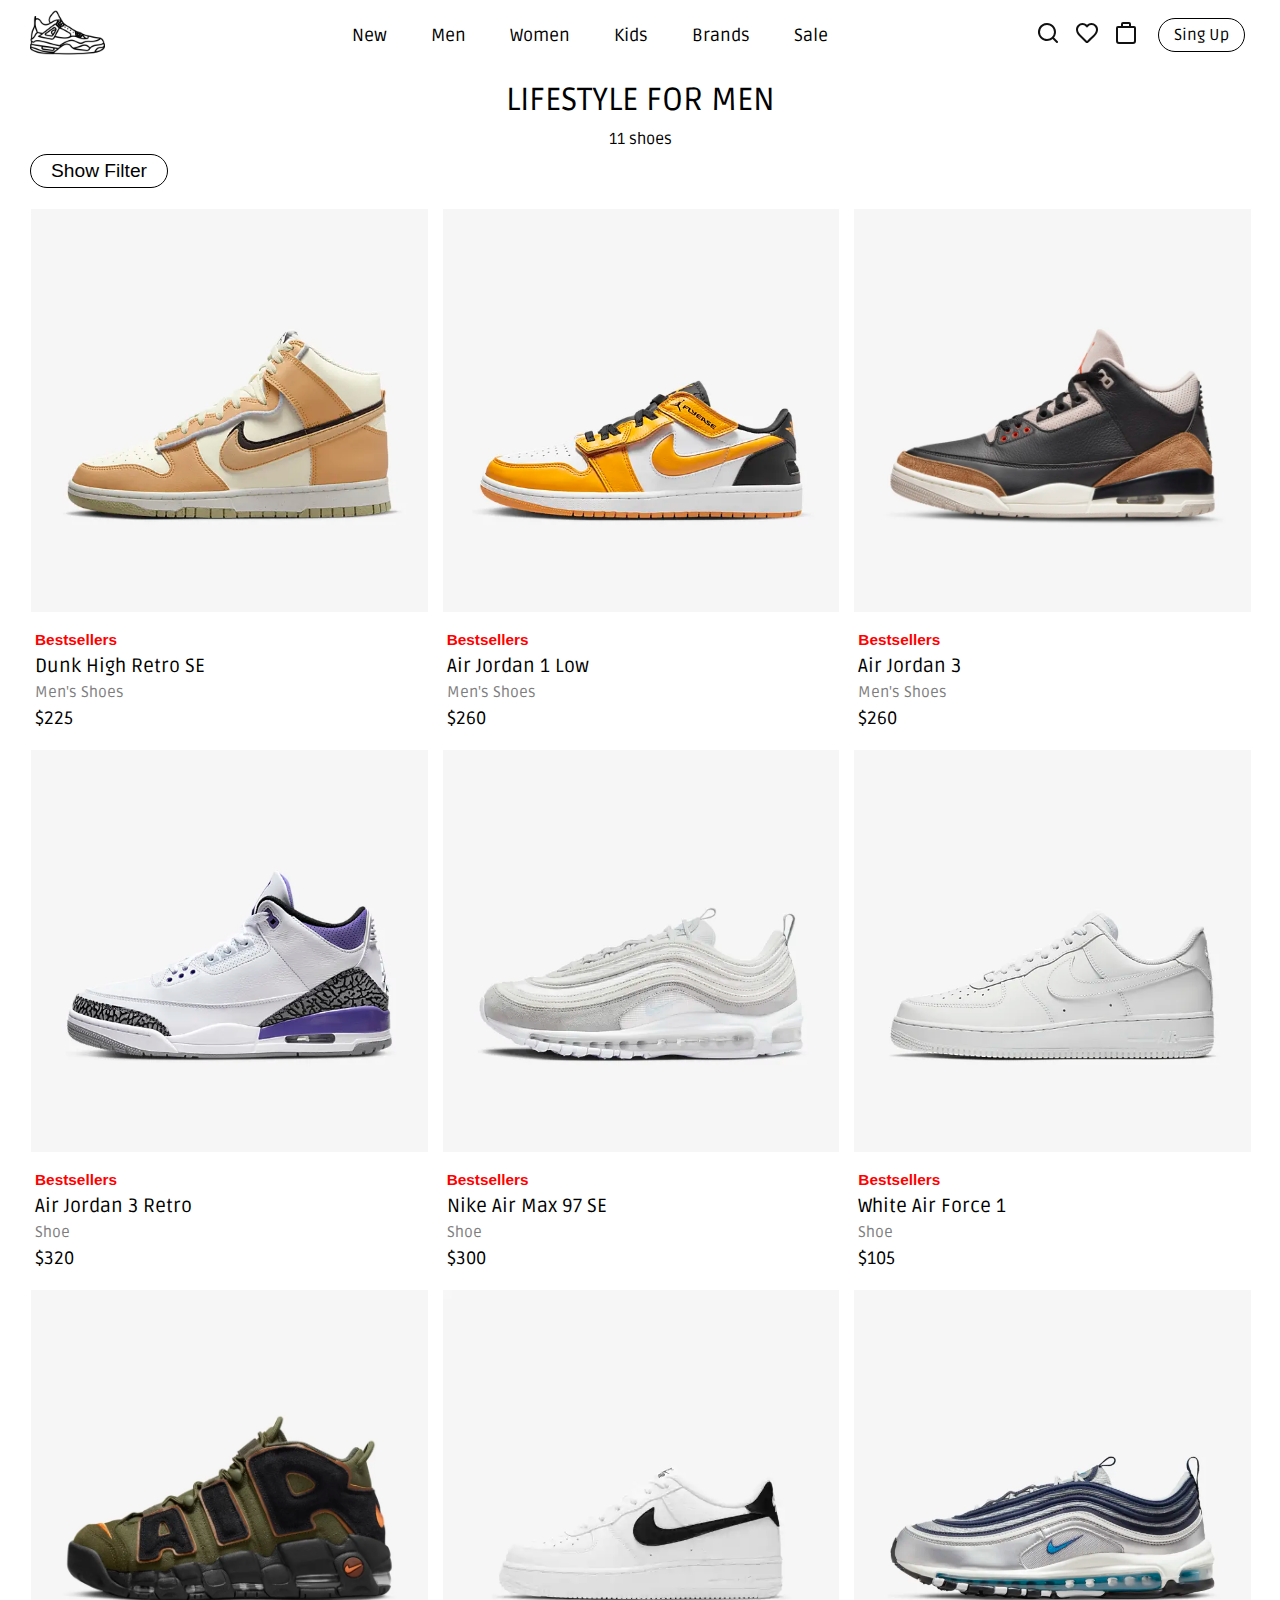
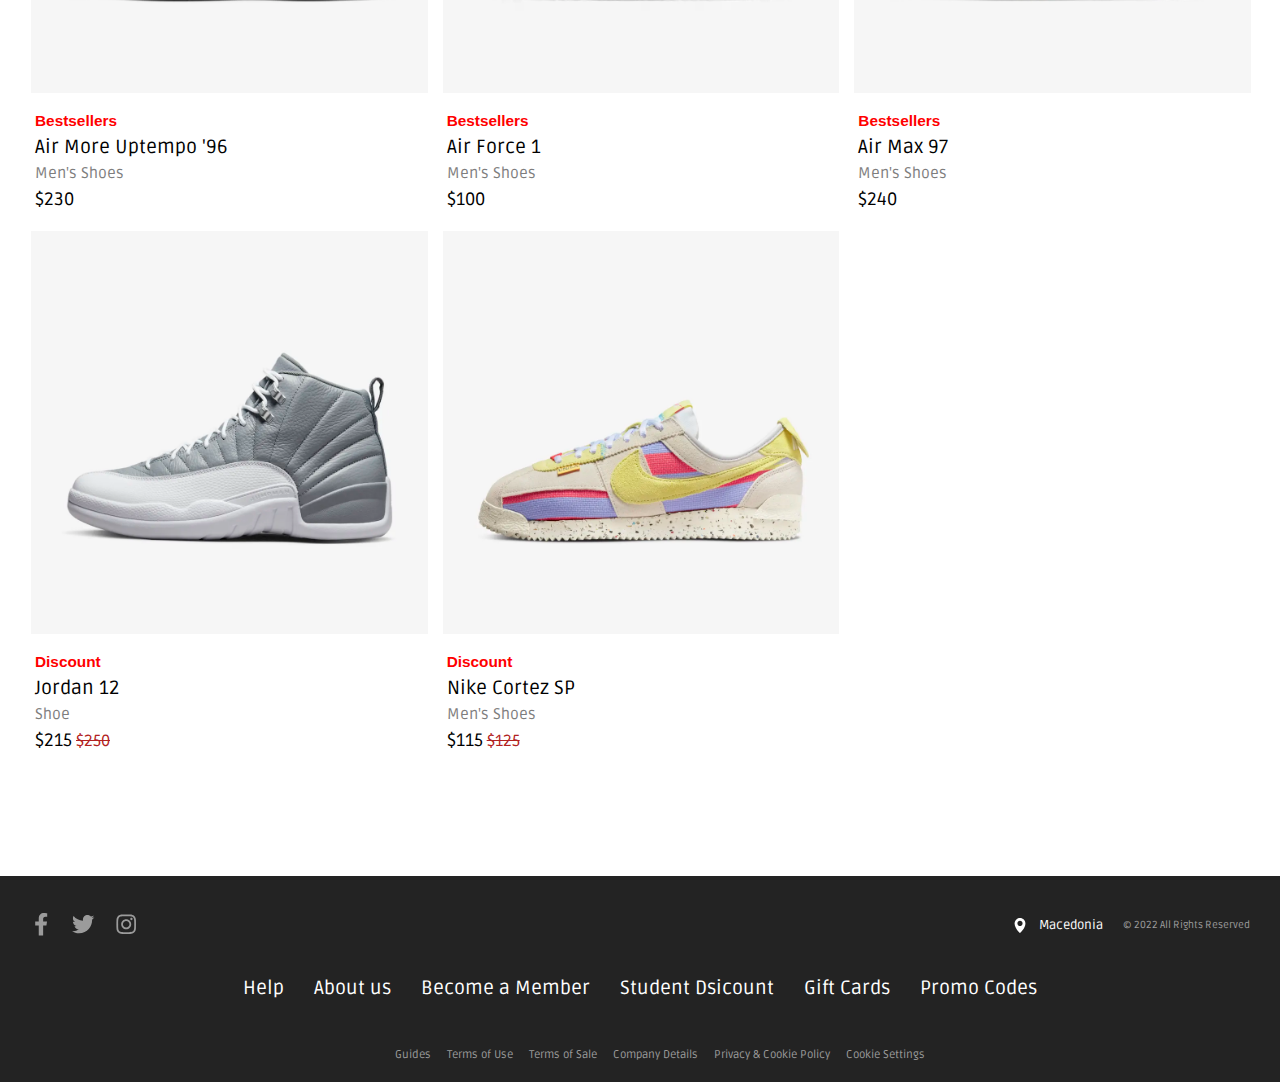
<file: Sneakers/lifestyleMen.html>
<!DOCTYPE html>
<html lang="en">
<head>
    <meta charset="UTF-8">
    <meta name="viewport" content="width=device-width, initial.scale=1.0">
    <link rel="preconnect" href="https://fonts.googleapis.com">
    <link rel="preconnect" href="https://fonts.gstatic.com" crossorigin>
    <link href="https://fonts.googleapis.com/css2?family=Koulen&family=Ruda:wght@400;700&display=swap" rel="stylesheet">
    <link rel="icon" href="../Img/logo-gokickss.jpeg" type="image/icon type">

    <title>Sneaker Shop</title>

    <link rel="stylesheet" href="../Css/general.css">
    <link rel="stylesheet" href="../Css/header.css">
    <link rel="stylesheet" href="../Css/section1.css">
    <link rel="stylesheet" href="../Css/scrolling.css">
    <link rel="stylesheet" href="../Css/sing-up.css">
    <link rel="stylesheet" href="../Css/footer.css">
    <link rel="stylesheet" href="../Css/newForMen.css">

    <script src="../JavaScript/hamburger-menu.js"></script>
    <script src="../JavaScript/horizontal-scroll.js"></script>
    <script src="../JavaScript/search-bar.js"></script>
    <script src="../JavaScript/openList.js"></script>

</head>
<body>
<div class="header-white"></div>
<header>
    <a href="../index.html" class="logo"><img class="js" src="../Img/j's%20logo.png" alt="img"/></a>
    <div class="list">
        <ol class="header__list">
            <li>New<div class="header__hover">
                <div class="h1">
                    <ol class="h1__list">
                        <li><h3 class="h1__heading">New For Men</h3></li>
                        <li><a href="../Sneakers/newForMen.html" class="h1__links">All shoes</a></li>
                        <li><a href="lifestyleMen.html" class="h1__links">Lifestyle</a></li>
                        <li><a href="jordanMen.html" class="h1__links">Jordan</a></li>
                        <li><a href="../Sneakers/newForMen.html" class="h1__links">Running</a></li>
                        <li><a href="../Sneakers/newForMen.html" class="h1__links">Basketball</a></li>
                        <li><a href="../Sneakers/newForMen.html" class="h1__links">Football</a></li>
                        <li><a href="../Sneakers/newForMen.html" class="h1__links">Gym</a></li>
                    </ol>
                    <ol class="h1__list">
                        <li><h3 class="h1__heading">New For Women</h3></li>
                        <li><a href="../Sneakers/newForMen.html" class="h1__links">All shoes</a></li>
                        <li><a href="../Sneakers/newForMen.html" class="h1__links">Lifestyle</a></li>
                        <li><a href="../Sneakers/newForMen.html" class="h1__links">Jordan</a></li>
                        <li><a href="../Sneakers/newForMen.html" class="h1__links">Running</a></li>
                        <li><a href="../Sneakers/newForMen.html" class="h1__links">Basketball</a></li>
                        <li><a href="../Sneakers/newForMen.html" class="h1__links">Football</a></li>
                        <li><a href="../Sneakers/newForMen.html" class="h1__links">Gym</a></li>
                    </ol>
                    <ol class="h1__list">
                        <li><h3 class="h1__heading">New For Kids</h3></li>
                        <li><a href="../Sneakers/newForMen.html" class="h1__links">All shoes</a></li>
                        <li><a href="../Sneakers/newForMen.html" class="h1__links">Lifestyle</a></li>
                        <li><a href="../Sneakers/newForMen.html" class="h1__links">Jordan</a></li>
                        <li><a href="../Sneakers/newForMen.html" class="h1__links">Running</a></li>
                        <li><a href="../Sneakers/newForMen.html" class="h1__links">Basketball</a></li>
                        <li><a href="../Sneakers/newForMen.html" class="h1__links">Football</a></li>
                        <li><a href="../Sneakers/newForMen.html" class="h1__links">Gym</a></li>
                    </ol>
                    <ol class="h1__list">
                        <li><h3 class="h1__heading">Shop by Brand</h3></li>
                        <li><a href="../Sneakers/newForMen.html" class="h1__links">All shoes</a></li>
                        <li><a href="../Sneakers/newForMen.html" class="h1__links">Nike</a></li>
                        <li><a href="../Sneakers/newForMen.html" class="h1__links">Jordan</a></li>
                        <li><a href="../Sneakers/newForMen.html" class="h1__links">Nike SB</a></li>
                    </ol>
                </div>
            </div></li>
            <li>Men<div class="header__hover">
                <div class="h1">
                    <ol class="h1__list">
                        <li><h3 class="h1__heading">Collection</h3></li>
                        <li><a class="h1__links">All shoes</a></li>
                        <li><a class="h1__links">Nike</a></li>
                        <li><a class="h1__links">Jordan</a></li>
                        <li><a class="h1__links">Running</a></li>
                        <li><a class="h1__links">Basketball</a></li>
                        <li><a class="h1__links">Football</a></li>
                        <li><a class="h1__links">Gym</a></li>
                    </ol>
                    <ol class="h1__list">
                        <li><h3 class="h1__heading">Air Jordan Men</h3></li>
                        <li><a class="h1__links">All shoes</a></li>
                        <li><a class="h1__links">Air Jordan 1</a></li>
                        <li><a class="h1__links">Air Jordan 1 mid</a></li>
                        <li><a class="h1__links">Air Jordan 1 low</a></li>
                        <li><a class="h1__links">Air Jordan 3</a></li>
                        <li><a class="h1__links">Air Jordan 4</a></li>
                        <li><a class="h1__links">Air Jordan 11 low</a></li>
                    </ol>
                    <ol class="h1__list">
                        <li><h3 class="h1__heading">Nike Men</h3></li>
                        <li><a class="h1__links">All shoes</a></li>
                        <li><a class="h1__links">Air Force 1</a></li>
                        <li><a class="h1__links">Air Max</a></li>
                        <li><a class="h1__links">Air Max 1</a></li>
                        <li><a class="h1__links">Air Max 95</a></li>
                        <li><a class="h1__links">Air Max 97</a></li>
                        <li><a class="h1__links">Air Max 720</a></li>
                        <li><a class="h1__links">Blazer</a></li>
                    </ol>
                    <ol class="h1__list">
                        <li><h3 class="h1__heading">Shop by Sport</h3></li>
                        <li><a class="h1__links">All shoes</a></li>
                        <li><a class="h1__links">Michael Jordan</a></li>
                        <li><a class="h1__links">LeBron James</a></li>
                        <li><a class="h1__links">Kevin Durant</a></li>
                        <li><a class="h1__links">Cristiano Ronaldo</a></li>
                    </ol>
                </div>
            </div></li>
            <li>Women<div class="header__hover">
                <div class="h1">
                    <ol class="h1__list">
                        <li><h3 class="h1__heading">Collection</h3></li>
                        <li><a class="h1__links">All shoes</a></li>
                        <li><a class="h1__links">Nike</a></li>
                        <li><a class="h1__links">Jordan</a></li>
                        <li><a class="h1__links">Running</a></li>
                        <li><a class="h1__links">Basketball</a></li>
                        <li><a class="h1__links">Football</a></li>
                        <li><a class="h1__links">Gym</a></li>
                    </ol>
                    <ol class="h1__list">
                        <li><h3 class="h1__heading">Air Jordan Women</h3></li>
                        <li><a class="h1__links">All shoes</a></li>
                        <li><a class="h1__links">Air Jordan 1</a></li>
                        <li><a class="h1__links">Air Jordan 1 mid</a></li>
                        <li><a class="h1__links">Air Jordan 1 low</a></li>
                        <li><a class="h1__links">Air Jordan 3</a></li>
                        <li><a class="h1__links">Air Jordan 4</a></li>
                        <li><a class="h1__links">Air Jordan 11 low</a></li>
                    </ol>
                    <ol class="h1__list">
                        <li><h3 class="h1__heading">Nike Women</h3></li>
                        <li><a class="h1__links">All shoes</a></li>
                        <li><a class="h1__links">Air Force 1</a></li>
                        <li><a class="h1__links">Air Max</a></li>
                        <li><a class="h1__links">Air Max 1</a></li>
                        <li><a class="h1__links">Air Max 95</a></li>
                        <li><a class="h1__links">Air Max 97</a></li>
                        <li><a class="h1__links">Air Max 720</a></li>
                        <li><a class="h1__links">Blazer</a></li>
                    </ol>
                    <ol class="h1__list">
                        <li><h3 class="h1__heading">Shop by Sport</h3></li>
                        <li><a class="h1__links">All shoes</a></li>
                        <li><a class="h1__links">Michael Jordan</a></li>
                        <li><a class="h1__links">LeBron James</a></li>
                        <li><a class="h1__links">Kevin Durant</a></li>
                        <li><a class="h1__links">Cristiano Ronaldo</a></li>
                    </ol>
                </div>
            </div></li>
            <li>Kids<div class="header__hover">
                <div class="h1">
                    <ol class="h1__list">
                        <li><h3 class="h1__heading">Collection</h3></li>
                        <li><a class="h1__links">All shoes</a></li>
                        <li><a class="h1__links">Nike</a></li>
                        <li><a class="h1__links">Jordan</a></li>
                        <li><a class="h1__links">Running</a></li>
                        <li><a class="h1__links">Basketball</a></li>
                        <li><a class="h1__links">Football</a></li>
                        <li><a class="h1__links">Gym</a></li>
                    </ol>
                    <ol class="h1__list">
                        <li><h3 class="h1__heading">Air Jordan Kids</h3></li>
                        <li><a class="h1__links">All shoes</a></li>
                        <li><a class="h1__links">Air Jordan 1</a></li>
                        <li><a class="h1__links">Air Jordan 1 mid</a></li>
                        <li><a class="h1__links">Air Jordan 1 low</a></li>
                        <li><a class="h1__links">Air Jordan 3</a></li>
                        <li><a class="h1__links">Air Jordan 4</a></li>
                        <li><a class="h1__links">Air Jordan 11 low</a></li>
                    </ol>
                    <ol class="h1__list">
                        <li><h3 class="h1__heading">Nike Kids</h3></li>
                        <li><a class="h1__links">All shoes</a></li>
                        <li><a class="h1__links">Air Force 1</a></li>
                        <li><a class="h1__links">Air Max</a></li>
                        <li><a class="h1__links">Air Max 1</a></li>
                        <li><a class="h1__links">Air Max 95</a></li>
                        <li><a class="h1__links">Air Max 97</a></li>
                        <li><a class="h1__links">Air Max 720</a></li>
                        <li><a class="h1__links">Blazer</a></li>
                    </ol>
                    <ol class="h1__list">
                        <li><h3 class="h1__heading">Shop by Sport</h3></li>
                        <li><a class="h1__links">All shoes</a></li>
                        <li><a class="h1__links">Michael Jordan</a></li>
                        <li><a class="h1__links">LeBron James</a></li>
                        <li><a class="h1__links">Kevin Durant</a></li>
                        <li><a class="h1__links">Cristiano Ronaldo</a></li>
                    </ol>
                </div>
            </div></li>
            <li>Brands<div class="header__hover">
                <div class="h1">
                    <ol class="h1__list">
                        <li><h3 class="h1__heading">All Brands</h3></li>
                        <li><a class="h1__links">All shoes</a></li>
                        <li><a class="h1__links">Nike</a></li>
                        <li><a class="h1__links">Jordan</a></li>
                        <li><a class="h1__links">Nike SB</a></li>
                    </ol>
                    <ol class="h1__list">
                        <li><h3 class="h1__heading">Nike Shoes</h3></li>
                        <li><a class="h1__links">All shoes</a></li>
                        <li><a class="h1__links">Air Force 1</a></li>
                        <li><a class="h1__links">Air Max</a></li>
                        <li><a class="h1__links">Air Max 1</a></li>
                        <li><a class="h1__links">Air Max 95</a></li>
                        <li><a class="h1__links">Air Max 97</a></li>
                        <li><a class="h1__links">Air Max 720</a></li>
                        <li><a class="h1__links">Blazer</a></li>
                    </ol>
                    <ol class="h1__list">
                        <li><h3 class="h1__heading">Jordan Shoes</h3></li>
                        <li><a class="h1__links">All shoes</a></li>
                        <li><a class="h1__links">Air Jordan 1</a></li>
                        <li><a class="h1__links">Air Jordan 1 mid</a></li>
                        <li><a class="h1__links">Air Jordan 1 low</a></li>
                        <li><a class="h1__links">Air Jordan 3</a></li>
                        <li><a class="h1__links">Air Jordan 4</a></li>
                        <li><a class="h1__links">Air Jordan 11 low</a></li>
                    </ol>
                    <ol class="h1__list">
                        <li><h3 class="h1__heading">Nike Skateboarding</h3></li>
                        <li><a class="h1__links">All shoes</a></li>
                        <li><a class="h1__links">Nike SB Chron 2</a></li>
                        <li><a class="h1__links">Nike SB Shane</a></li>
                        <li><a class="h1__links">Nike SB Ishod Wair</a></li>
                        <li><a class="h1__links">Nike SB Blazer</a></li>
                        <li><a class="h1__links">Nike SB Force</a></li>
                        <li><a class="h1__links">Nike SB Dunk</a></li>
                    </ol>
                </div>
            </div></li>
            <li>Sale<div class="header__hover">
                <div class="h1">
                    <ol class="h1__list">
                        <li><h3 class="h1__heading">Popular Now</h3></li>
                        <li><a class="h1__links">Best Sellers</a></li>
                        <li><a class="h1__links">Dunk</a></li>
                        <li><a class="h1__links">LB James x PSG</a></li>
                        <li><a class="h1__links">Women's Air Force 1</a></li>
                        <li><a class="h1__links">White Air Force 1</a></li>
                        <li><a class="h1__links">Air Jordan 1 low</a></li>
                        <li><a class="h1__links">LB James Shoes</a></li>
                    </ol>
                    <ol class="h1__list">
                        <li><h3 class="h1__heading">Sale For Men</h3></li>
                        <li><a class="h1__links">Best Sellers</a></li>
                        <li><a class="h1__links">LB James x PSG</a></li>
                        <li><a class="h1__links">White Air Force 1</a></li>
                        <li><a class="h1__links">Air Jordan 1 low</a></li>
                        <li><a class="h1__links">LB James Shoes</a></li>
                        <li><a class="h1__links">Nike SB Chron 2</a></li>
                        <li><a class="h1__links">Air Force 1</a></li>
                    </ol>
                    <ol class="h1__list">
                        <li><h3 class="h1__heading">Sale For Women</h3></li>
                        <li><a class="h1__links">Best Sellers</a></li>
                        <li><a class="h1__links">Dunk</a></li>
                        <li><a class="h1__links">Women's Air Force 1</a></li>
                        <li><a class="h1__links">White Air Force 1</a></li>
                        <li><a class="h1__links">Air Jordan 1 low</a></li>
                        <li><a class="h1__links">Air Jordan 11 low</a></li>
                    </ol>
                    <ol class="h1__list">
                        <li><h3 class="h1__heading">Sale For Kids</h3></li>
                        <li><a class="h1__links">Best Sellers</a></li>
                        <li><a class="h1__links">Air Jordan x PSG</a></li>
                        <li><a class="h1__links">LB James Shoes</a></li>
                        <li><a class="h1__links">CR7 Shoes</a></li>
                        <li><a class="h1__links">Air Force 1</a></li>
                    </ol>
                </div>
            </div></li>
        </ol>
        <div class="white-div"></div>
    </div>
    <div class="search-div">
        <div class="right">
            <button class="search-button sm-margin"><svg class="pre-search-input-icon" fill="#111" height="24px" width="24px" viewBox="0 0 24 24"><path d="M21.71 20.29L18 16.61A9 9 0 1 0 16.61 18l3.68 3.68a1 1 0 0 0 1.42 0 1 1 0 0 0 0-1.39zM11 18a7 7 0 1 1 7-7 7 7 0 0 1-7 7z"></path></svg></button>
            <a href="../favourite.html" class="sm-margin"><svg class="fav-icon" width="24px" height="24px" fill="#111" viewBox="0 0 24 24"><path d="M21.11 4a6.6 6.6 0 0 0-4.79-1.92A6.27 6.27 0 0 0 12 3.84 6.57 6.57 0 0 0 2.89 4c-2.8 2.68-2.45 7.3.88 10.76l6.84 6.63A2 2 0 0 0 12 22a2 2 0 0 0 1.37-.54l.2-.19.61-.57c.6-.57 1.42-1.37 2.49-2.41l2.44-2.39 1.09-1.07c3.38-3.55 3.8-8.1.91-10.83zm-2.35 9.4l-.25.24-.8.79-2.44 2.39c-1 1-1.84 1.79-2.44 2.36L12 20l-6.83-6.68c-2.56-2.66-2.86-6-.88-7.92a4.52 4.52 0 0 1 6.4 0l.09.08a2.12 2.12 0 0 1 .32.3l.9.94.9-.94.28-.27.11-.09a4.52 4.52 0 0 1 6.43 0c1.97 1.9 1.67 5.25-.96 7.98z"></path></svg></a>
            <a href="../cart.html" class="sm-margin"><svg class="cart-icon" width="24px" height="24px" fill="#111" viewBox="0 0 24 24"><path d="M16 7a1 1 0 0 1-1-1V3H9v3a1 1 0 0 1-2 0V3a2 2 0 0 1 2-2h6a2 2 0 0 1 2 2v3a1 1 0 0 1-1 1z"></path><path d="M20 5H4a2 2 0 0 0-2 2v13a3 3 0 0 0 3 3h14a3 3 0 0 0 3-3V7a2 2 0 0 0-2-2zm0 15a1 1 0 0 1-1 1H5a1 1 0 0 1-1-1V7h16z"></path></svg></a>
            <button id="hamburger-menu" class="hamburger-menu sm-margin"><svg width="24px" height="24px" fill="#111" viewBox="0 0 24 24"><path d="M21 13H3c-.6 0-1-.4-1-1s.4-1 1-1h18c.6 0 1 .4 1 1s-.4 1-1 1zm0-8H3c-.6 0-1-.4-1-1s.4-1 1-1h18c.6 0 1 .4 1 1s-.4 1-1 1zm0 16H3c-.6 0-1-.4-1-1s.4-1 1-1h18c.6 0 1 .4 1 1s-.4 1-1 1z"></path></svg></button>
            <a href="../sing-up.html" class="sing-up"><p>Sing Up</p></a>
        </div>
    </div>
    <div id="ham-list" class="hamburger-list">
        <div id="ham-inside" class="hamburger-list-inside">
            <button onclick="closeHamActive()" id="esc-button" class="esc-hamburger"><img draggable="false" src="../Img/esc.png" alt="img"/> </button>
            <div class="hamburger-ol">
                <button onclick="hamActive(0)">New</button>
                <div class="hamburger-ol-active hamburger-new">
                    <a href="../Sneakers/newForMen.html">New For Men</a>
                    <a href="../Sneakers/newForMen.html">New For Women</a>
                    <a href="../Sneakers/newForMen.html">New For Kids</a>
                    <a href="../Sneakers/newForMen.html">Shop By Brand</a>
                </div>
                <button onclick="hamActive(1)">Men</button>
                <div class="hamburger-ol-active hamburger-men">
                    <a href="../Sneakers/newForMen.html">Colection</a>
                    <a href="../Sneakers/newForMen.html">Air Jordan</a>
                    <a href="../Sneakers/newForMen.html">Nike Men</a>
                    <a href="../Sneakers/newForMen.html">Shop By Sport</a>
                </div>
                <button onclick="hamActive(2)">Women</button>
                <div class="hamburger-ol-active hamburger-women">
                    <a href="../Sneakers/newForMen.html">Colection</a>
                    <a href="../Sneakers/newForMen.html">Air Jordan</a>
                    <a href="../Sneakers/newForMen.html">Nike Women</a>
                    <a href="../Sneakers/newForMen.html">Shop By Sport</a>
                </div>
                <button onclick="hamActive(3)">Kids</button>
                <div class="hamburger-ol-active hamburger-kids">
                    <a href="../Sneakers/newForMen.html">Colection</a>
                    <a href="../Sneakers/newForMen.html">Air Jordan</a>
                    <a href="../Sneakers/newForMen.html">Nike Kids</a>
                    <a href="../Sneakers/newForMen.html">Shop By Sport</a>
                </div>
                <button onclick="hamActive(4)">Brand</button>
                <div class="hamburger-ol-active hamburger-brand">
                    <a href="../Sneakers/newForMen.html">All Brands</a>
                    <a href="../Sneakers/newForMen.html">Nike Shoes</a>
                    <a href="../Sneakers/newForMen.html">Jordan Shoes</a>
                    <a href="../Sneakers/newForMen.html">Nike SB</a>
                </div>
                <button onclick="hamActive(5)">Sale</button>
                <div class="hamburger-ol-active hamburger-sale">
                    <a href="../Sneakers/newForMen.html">Popular Now</a>
                    <a href="../Sneakers/newForMen.html">Sale For Men</a>
                    <a href="../Sneakers/newForMen.html">Sale For Women</a>
                    <a href="../Sneakers/newForMen.html">Sale For Kids</a>
                </div>
            </div>

            <div class="social-media">
                <ol class="sm-icons">
                    <li><a href="https://www.facebook.com/" class="fb-icon"><svg stroke="currentColor" fill="currentColor" stroke-width="0" viewBox="0 0 320 512" height="1em" width="1em" xmlns="http://www.w3.org/2000/svg"><path d="M279.14 288l14.22-92.66h-88.91v-60.13c0-25.35 12.42-50.06 52.24-50.06h40.42V6.26S260.43 0 225.36 0c-73.22 0-121.08 44.38-121.08 124.72v70.62H22.89V288h81.39v224h100.17V288z"></path></svg></a></li>
                    <li><a href="https://twitter.com/" class="twitter-icon"><svg stroke="currentColor" fill="currentColor" stroke-width="0" viewBox="0 0 512 512" height="1em" width="1em" xmlns="http://www.w3.org/2000/svg"><path d="M459.37 151.716c.325 4.548.325 9.097.325 13.645 0 138.72-105.583 298.558-298.558 298.558-59.452 0-114.68-17.219-161.137-47.106 8.447.974 16.568 1.299 25.34 1.299 49.055 0 94.213-16.568 130.274-44.832-46.132-.975-84.792-31.188-98.112-72.772 6.498.974 12.995 1.624 19.818 1.624 9.421 0 18.843-1.3 27.614-3.573-48.081-9.747-84.143-51.98-84.143-102.985v-1.299c13.969 7.797 30.214 12.67 47.431 13.319-28.264-18.843-46.781-51.005-46.781-87.391 0-19.492 5.197-37.36 14.294-52.954 51.655 63.675 129.3 105.258 216.365 109.807-1.624-7.797-2.599-15.918-2.599-24.04 0-57.828 46.782-104.934 104.934-104.934 30.213 0 57.502 12.67 76.67 33.137 23.715-4.548 46.456-13.32 66.599-25.34-7.798 24.366-24.366 44.833-46.132 57.827 21.117-2.273 41.584-8.122 60.426-16.243-14.292 20.791-32.161 39.308-52.628 54.253z"></path></svg></a></li>
                    <li><a href="https://www.instagram.com/gokickss/" class="insta-icon"><svg stroke="currentColor" fill="currentColor" stroke-width="0" viewBox="0 0 448 512" height="1em" width="1em" xmlns="http://www.w3.org/2000/svg"><path d="M224.1 141c-63.6 0-114.9 51.3-114.9 114.9s51.3 114.9 114.9 114.9S339 319.5 339 255.9 287.7 141 224.1 141zm0 189.6c-41.1 0-74.7-33.5-74.7-74.7s33.5-74.7 74.7-74.7 74.7 33.5 74.7 74.7-33.6 74.7-74.7 74.7zm146.4-194.3c0 14.9-12 26.8-26.8 26.8-14.9 0-26.8-12-26.8-26.8s12-26.8 26.8-26.8 26.8 12 26.8 26.8zm76.1 27.2c-1.7-35.9-9.9-67.7-36.2-93.9-26.2-26.2-58-34.4-93.9-36.2-37-2.1-147.9-2.1-184.9 0-35.8 1.7-67.6 9.9-93.9 36.1s-34.4 58-36.2 93.9c-2.1 37-2.1 147.9 0 184.9 1.7 35.9 9.9 67.7 36.2 93.9s58 34.4 93.9 36.2c37 2.1 147.9 2.1 184.9 0 35.9-1.7 67.7-9.9 93.9-36.2 26.2-26.2 34.4-58 36.2-93.9 2.1-37 2.1-147.8 0-184.8zM398.8 388c-7.8 19.6-22.9 34.7-42.6 42.6-29.5 11.7-99.5 9-132.1 9s-102.7 2.6-132.1-9c-19.6-7.8-34.7-22.9-42.6-42.6-11.7-29.5-9-99.5-9-132.1s-2.6-102.7 9-132.1c7.8-19.6 22.9-34.7 42.6-42.6 29.5-11.7 99.5-9 132.1-9s102.7-2.6 132.1 9c19.6 7.8 34.7 22.9 42.6 42.6 11.7 29.5 9 99.5 9 132.1s2.7 102.7-9 132.1z"></path></svg></a></li>
                </ol>
            </div>

            <p class="about">Become a GoKickss Member for the best products, inspiration and stories in sport.</p>
            <a href="../sing-up.html" class="login-menager">Sing up</a>

            <div class="hamburger-rest-icons">
                <a><svg class="fav-icon" width="24px" height="24px" fill="#111" viewBox="0 0 24 24"><path d="M21.11 4a6.6 6.6 0 0 0-4.79-1.92A6.27 6.27 0 0 0 12 3.84 6.57 6.57 0 0 0 2.89 4c-2.8 2.68-2.45 7.3.88 10.76l6.84 6.63A2 2 0 0 0 12 22a2 2 0 0 0 1.37-.54l.2-.19.61-.57c.6-.57 1.42-1.37 2.49-2.41l2.44-2.39 1.09-1.07c3.38-3.55 3.8-8.1.91-10.83zm-2.35 9.4l-.25.24-.8.79-2.44 2.39c-1 1-1.84 1.79-2.44 2.36L12 20l-6.83-6.68c-2.56-2.66-2.86-6-.88-7.92a4.52 4.52 0 0 1 6.4 0l.09.08a2.12 2.12 0 0 1 .32.3l.9.94.9-.94.28-.27.11-.09a4.52 4.52 0 0 1 6.43 0c1.97 1.9 1.67 5.25-.96 7.98z"></path></svg> Favourite</a>
                <a><svg class="cart-icon" width="24px" height="24px" fill="#111" viewBox="0 0 24 24"><path d="M16 7a1 1 0 0 1-1-1V3H9v3a1 1 0 0 1-2 0V3a2 2 0 0 1 2-2h6a2 2 0 0 1 2 2v3a1 1 0 0 1-1 1z"></path><path d="M20 5H4a2 2 0 0 0-2 2v13a3 3 0 0 0 3 3h14a3 3 0 0 0 3-3V7a2 2 0 0 0-2-2zm0 15a1 1 0 0 1-1 1H5a1 1 0 0 1-1-1V7h16z"></path></svg> Cart</a>
                <a><svg class="order-icon" height="24px" width="24px" fill="#111" viewBox="0 0 1000 1000"><path d="M995.6 241.3c0-4.4-4.4-4.4-4.4-8.8-4.4-4.4-8.8-4.4-8.8-8.8H978L486.9 4.5h-35.1L22 219.3h-4.4l-8.8 8.8c-3.2 3.6-4.8 8.4-4.4 13.2H.1v504.3C-1 760.8 7.9 775 22 780.7l495.5 214.9h30.7L978 780.7c13.3-6.6 21.8-20.2 21.9-35.1V254.4c.4-4.8-1.1-9.5-4.3-13.1zM469.3 83.4l399.1 175.4-122.8 61.4-399.1-175.4 122.8-61.4zm61.4 342.1L131.6 250l122.8-61.4L653.5 364l-122.8 61.5zM79 315.8l412.2 179.8V899L79 719.3V315.8zm842 403.5L570.2 894.7V495.6L921 320.2v399.1z"></path></svg> Orders</a>
                <a><svg class="help-icon" height="24px" width="24px" fill="#111" viewBox="0 0 24 24"><path d="M11.9 15.767c-.6 0-1.1.5-1.1 1.1 0 .6.5 1.1 1.1 1.1s1.1-.5 1.1-1.1c0-.6-.5-1.1-1.1-1.1m0-9.6c-1.3 0-2.5 1.1-2.6 1.3-.4.4-.4 1 0 1.4.4.4 1 .4 1.4 0 .2-.3.8-.8 1.2-.8.5 0 1 .4 1 1 0 .3-.1.6-.4.8-1 .7-1.6 1.8-1.6 2.8v.3c0 .5.4 1 1 1s1-.4 1-1v-.3c0-.6.5-1.1.8-1.3.7-.5 1.2-1.4 1.2-2.4-.1-1.5-1.4-2.8-3-2.8"></path><path d="M12 23.5C5.7 23.5.5 18.3.5 12S5.7.5 12 .5 23.5 5.7 23.5 12 18.3 23.5 12 23.5zm0-21c-5.2 0-9.5 4.3-9.5 9.5s4.3 9.5 9.5 9.5 9.5-4.3 9.5-9.5-4.3-9.5-9.5-9.5z"></path></svg> Help</a>
            </div>
        </div>
    </div>
    <div class="blur"></div>
</header>
<div class="search-input">
    <input type="search" placeholder="Search">
    <button class="esc-hamburger esc"><img draggable="false" src="../Img/esc.png" alt="img"/> </button>
</div>

<section id="inside">
    <div class="scrolling-top">
        <p class="heading">LIFESTYLE FOR MEN</p>
        <p class="available-shoes">11 shoes</p>
    </div>

    <button class="open-list">Show Filter</button>
    <div class="inside-filters">
        <ol class="filters">
            <li><a href="lifestyleMen.html">Lifestyle</a></li>
            <li><a href="jordanMen.html">Jordan</a></li>
            <li><a href="runningMen.html">Running</a></li>
            <li><a href="basketballMen.html">Basketball</a></li>
            <li><a href="footballMen.html">Football</a></li>
            <li><a href="gymMen.html">Gym</a></li>
        </ol>
    </div>

    <div class="scroll-inside">
        <div class="sneaker1">
            <a><img src="../Img/jordan1-men.webp" alt="img"/></a>
            <div class="sneaker-info">
                <p class="best-sales">Bestsellers</p>
                <p class="sneaker-name">Dunk High Retro SE</p>
                <p class="sneaker-type">Men's Shoes</p>
                <p class="sneaker-price">$225</p>
            </div>
        </div>
        <div class="sneaker1">
            <a><img src="../Img/jordan1-low-men.webp" alt="img"/></a>
            <div class="sneaker-info">
                <p class="best-sales">Bestsellers</p>
                <p class="sneaker-name">Air Jordan 1 Low</p>
                <p class="sneaker-type">Men's Shoes</p>
                <p class="sneaker-price">$260</p>
            </div>
        </div>
        <div class="sneaker1">
            <a><img src="../Img/jordan3-img.webp" alt="img"/></a>
            <div class="sneaker-info">
                <p class="best-sales">Bestsellers</p>
                <p class="sneaker-name">Air Jordan 3</p>
                <p class="sneaker-type">Men's Shoes</p>
                <p class="sneaker-price">$260</p>
            </div>
        </div>
        <div class="sneaker1">
            <a><img src="../Img/jordan3-retro-men.webp" alt="img"/></a>
            <div class="sneaker-info">
                <p class="best-sales">Bestsellers</p>
                <p class="sneaker-name">Air Jordan 3 Retro</p>
                <p class="sneaker-type">Shoe</p>
                <p class="sneaker-price">$320</p>
            </div>
        </div>
        <div class="sneaker1">
            <a><img src="../Img/max-97.webp" alt="img"/></a>
            <div class="sneaker-info">
                <p class="best-sales">Bestsellers</p>
                <p class="sneaker-name">Nike Air Max 97 SE</p>
                <p class="sneaker-type">Shoe</p>
                <p class="sneaker-price">$300</p>
            </div>
        </div>
        <div class="sneaker1">
            <a><img src="../Img/af1-white.webp" alt="img"/></a>
            <div class="sneaker-info">
                <p class="best-sales">Bestsellers</p>
                <p class="sneaker-name">White Air Force 1</p>
                <p class="sneaker-type">Shoe</p>
                <p class="sneaker-price">$105</p>
            </div>
        </div>
        <div class="sneaker1">
            <a><img src="../Img/air-more.webp" alt="img"/></a>
            <div class="sneaker-info">
                <p class="best-sales">Bestsellers</p>
                <p class="sneaker-name">Air More Uptempo '96</p>
                <p class="sneaker-type">Men's Shoes</p>
                <p class="sneaker-price">$230</p>
            </div>
        </div>
        <div class="sneaker1">
            <a><img src="../Img/af1-white-black.webp" alt="img"/></a>
            <div class="sneaker-info">
                <p class="best-sales">Bestsellers</p>
                <p class="sneaker-name">Air Force 1</p>
                <p class="sneaker-type">Men's Shoes</p>
                <p class="sneaker-price">$100</p>
            </div>
        </div>
        <div class="sneaker1">
            <a><img src="../Img/max97.webp" alt="img"/></a>
            <div class="sneaker-info">
                <p class="best-sales">Bestsellers</p>
                <p class="sneaker-name">Air Max 97</p>
                <p class="sneaker-type">Men's Shoes</p>
                <p class="sneaker-price">$240</p>
            </div>
        </div>
        <div class="sneaker1">
            <a><img src="../Img/jordna12-discount.webp" alt="img"/></a>
            <div class="sneaker-info">
                <p class="best-sales">Discount</p>
                <p class="sneaker-name">Jordan 12</p>
                <p class="sneaker-type">Shoe</p>
                <p class="sneaker-price">$215 <s>$250</s></p>
            </div>
        </div>
        <div class="sneaker1">
            <a><img src="../Img/cortez-discount.webp" alt="img"/></a>
            <div class="sneaker-info">
                <p class="best-sales">Discount</p>
                <p class="sneaker-name">Nike Cortez SP</p>
                <p class="sneaker-type">Men's Shoes</p>
                <p class="sneaker-price">$115 <s>$125</s></p>
            </div>
        </div>
    </div>
</section>

<footer>
    <div class="footer-top">
        <div class="footer-top-left">
            <ol class="sm-icons">
                <li><a href="https://www.facebook.com/" class="fb-icon fb-footer"><svg stroke="currentColor" fill="currentColor" stroke-width="0" viewBox="0 0 320 512" height="1em" width="1em" xmlns="http://www.w3.org/2000/svg"><path d="M279.14 288l14.22-92.66h-88.91v-60.13c0-25.35 12.42-50.06 52.24-50.06h40.42V6.26S260.43 0 225.36 0c-73.22 0-121.08 44.38-121.08 124.72v70.62H22.89V288h81.39v224h100.17V288z"></path></svg></a></li>
                <li><a href="https://twitter.com/" class="twitter-icon twitter-footer"><svg stroke="currentColor" fill="currentColor" stroke-width="0" viewBox="0 0 512 512" height="1em" width="1em" xmlns="http://www.w3.org/2000/svg"><path d="M459.37 151.716c.325 4.548.325 9.097.325 13.645 0 138.72-105.583 298.558-298.558 298.558-59.452 0-114.68-17.219-161.137-47.106 8.447.974 16.568 1.299 25.34 1.299 49.055 0 94.213-16.568 130.274-44.832-46.132-.975-84.792-31.188-98.112-72.772 6.498.974 12.995 1.624 19.818 1.624 9.421 0 18.843-1.3 27.614-3.573-48.081-9.747-84.143-51.98-84.143-102.985v-1.299c13.969 7.797 30.214 12.67 47.431 13.319-28.264-18.843-46.781-51.005-46.781-87.391 0-19.492 5.197-37.36 14.294-52.954 51.655 63.675 129.3 105.258 216.365 109.807-1.624-7.797-2.599-15.918-2.599-24.04 0-57.828 46.782-104.934 104.934-104.934 30.213 0 57.502 12.67 76.67 33.137 23.715-4.548 46.456-13.32 66.599-25.34-7.798 24.366-24.366 44.833-46.132 57.827 21.117-2.273 41.584-8.122 60.426-16.243-14.292 20.791-32.161 39.308-52.628 54.253z"></path></svg></a></li>
                <li><a href="https://www.instagram.com/gokickss/" class="insta-icon insta-footer"><svg stroke="currentColor" fill="currentColor" stroke-width="0" viewBox="0 0 448 512" height="1em" width="1em" xmlns="http://www.w3.org/2000/svg"><path d="M224.1 141c-63.6 0-114.9 51.3-114.9 114.9s51.3 114.9 114.9 114.9S339 319.5 339 255.9 287.7 141 224.1 141zm0 189.6c-41.1 0-74.7-33.5-74.7-74.7s33.5-74.7 74.7-74.7 74.7 33.5 74.7 74.7-33.6 74.7-74.7 74.7zm146.4-194.3c0 14.9-12 26.8-26.8 26.8-14.9 0-26.8-12-26.8-26.8s12-26.8 26.8-26.8 26.8 12 26.8 26.8zm76.1 27.2c-1.7-35.9-9.9-67.7-36.2-93.9-26.2-26.2-58-34.4-93.9-36.2-37-2.1-147.9-2.1-184.9 0-35.8 1.7-67.6 9.9-93.9 36.1s-34.4 58-36.2 93.9c-2.1 37-2.1 147.9 0 184.9 1.7 35.9 9.9 67.7 36.2 93.9s58 34.4 93.9 36.2c37 2.1 147.9 2.1 184.9 0 35.9-1.7 67.7-9.9 93.9-36.2 26.2-26.2 34.4-58 36.2-93.9 2.1-37 2.1-147.8 0-184.8zM398.8 388c-7.8 19.6-22.9 34.7-42.6 42.6-29.5 11.7-99.5 9-132.1 9s-102.7 2.6-132.1-9c-19.6-7.8-34.7-22.9-42.6-42.6-11.7-29.5-9-99.5-9-132.1s-2.6-102.7 9-132.1c7.8-19.6 22.9-34.7 42.6-42.6 29.5-11.7 99.5-9 132.1-9s102.7-2.6 132.1 9c19.6 7.8 34.7 22.9 42.6 42.6 11.7 29.5 9 99.5 9 132.1s2.7 102.7-9 132.1z"></path></svg></a></li>
            </ol>
        </div>
        <div class="footer-top-right">
            <svg class="location" height="15px" width="18px" fill="#111" viewBox="0 0 42 58"><path d="M21 0C9.4 0 0 9.5 0 21.2 0 39.9 21 58 21 58s21-18.1 21-36.8C42 9.5 32.6 0 21 0zm0 31c-5.5 0-10-4.5-10-10s4.5-10 10-10 10 4.5 10 10-4.5 10-10 10z"></path></svg>
            <p class="country">Macedonia</p>
            <p class="copyright">© 2022 All Rights Reserved</p>
        </div>
    </div>
    <div class="footer-mid">
        <ol class="footer-mid-list">
            <li><a>Help</a></li>
            <li><a>About us</a></li>
            <li><a>Become a Member</a></li>
            <li><a>Student Dsicount</a></li>
            <li><a>Gift Cards</a></li>
            <li><a>Promo Codes</a></li>
        </ol>
    </div>
    <div class="footer-bot">
        <ol class="footer-info-list">
            <li><a>Guides</a></li>
            <li><a>Terms of Use</a></li>
            <li><a>Terms of Sale</a></li>
            <li><a>Company Details</a></li>
            <li><a>Privacy & Cookie Policy</a></li>
            <li><a>Cookie Settings</a></li>
        </ol>
    </div>
</footer>
</body>
</html>
</file>
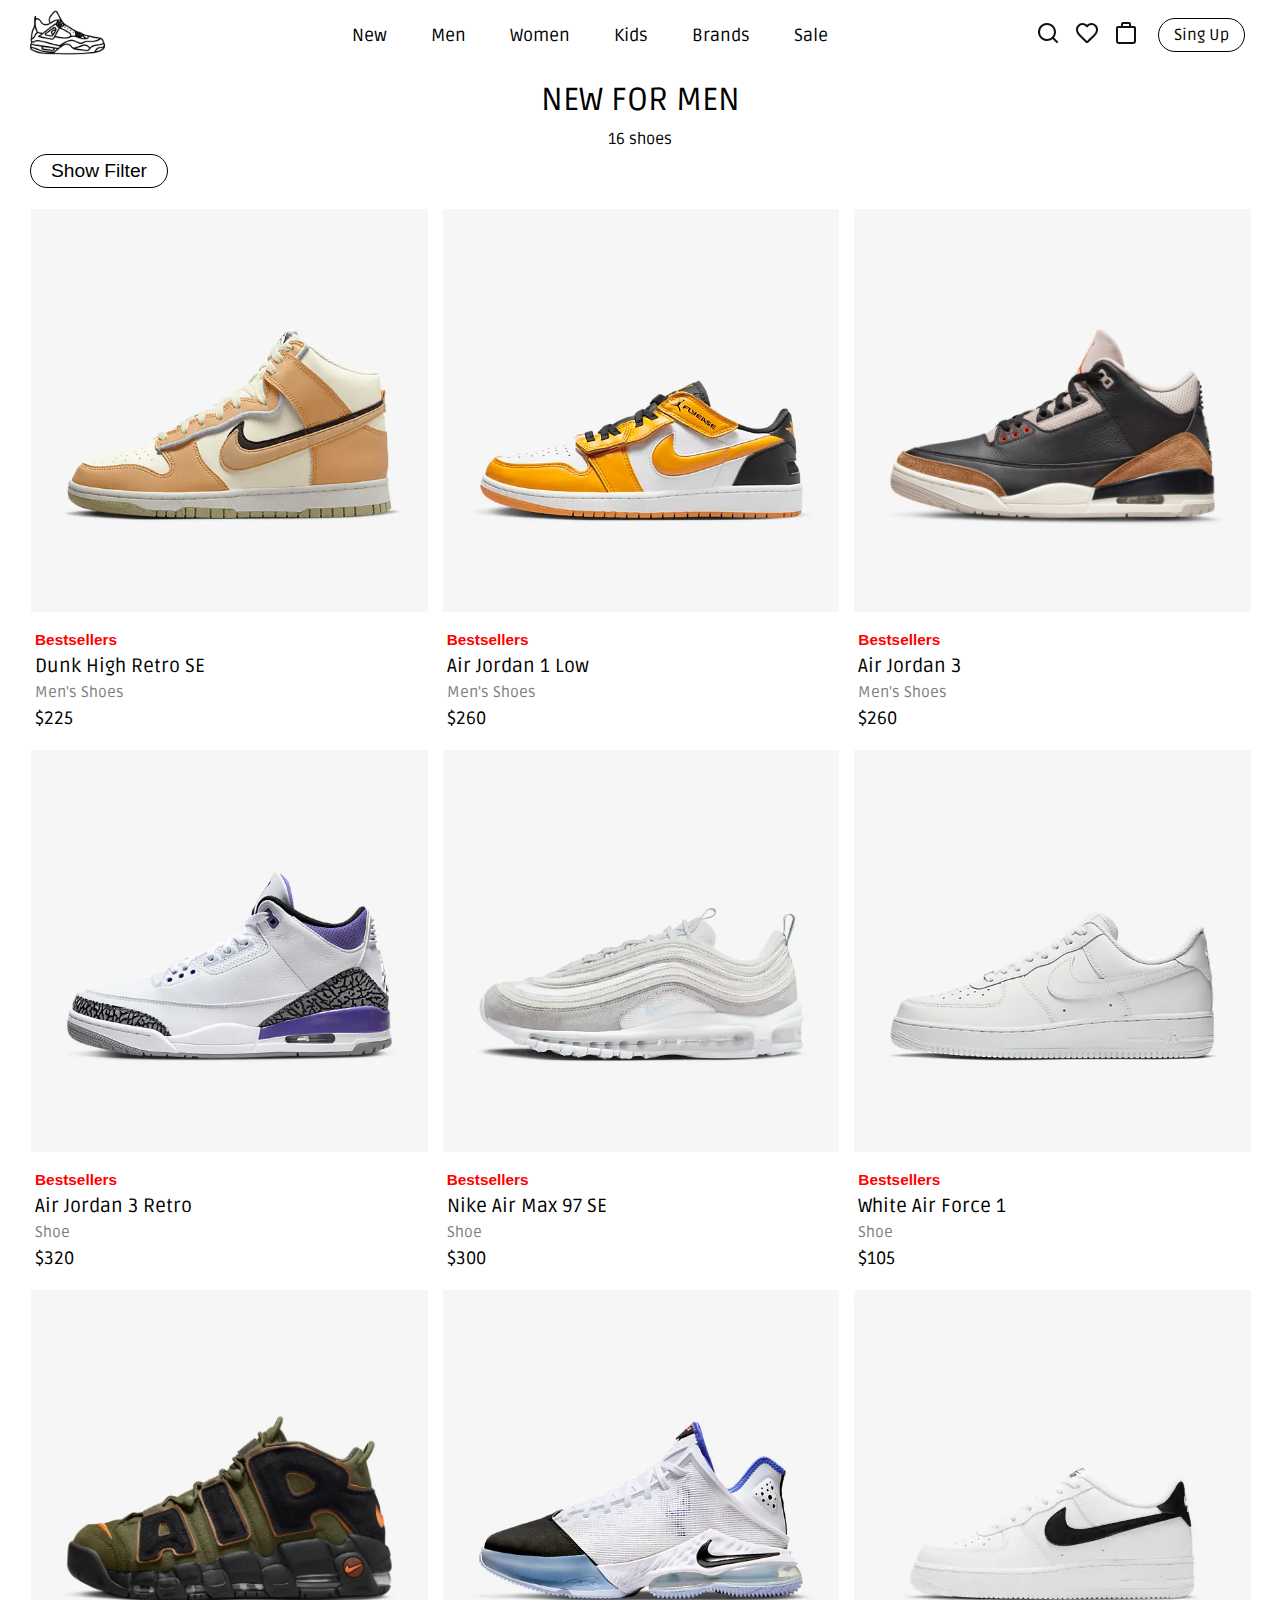
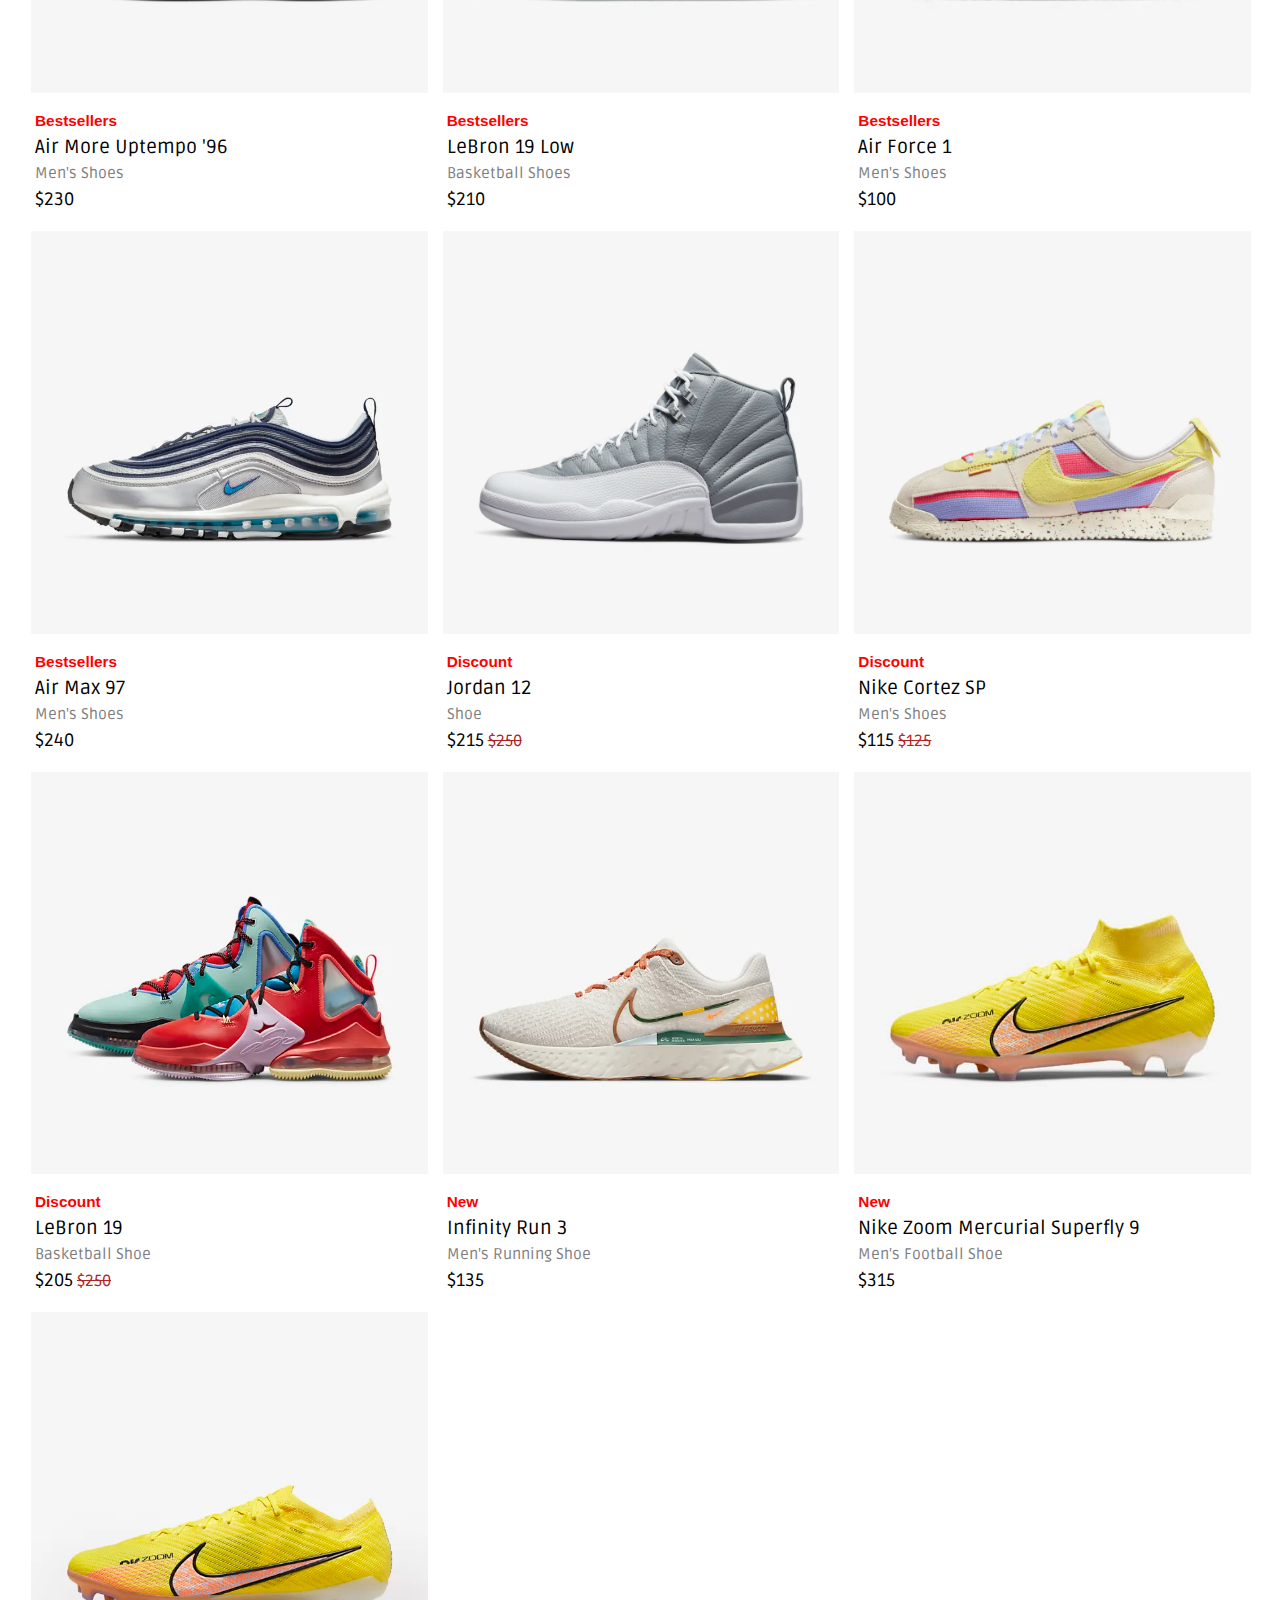
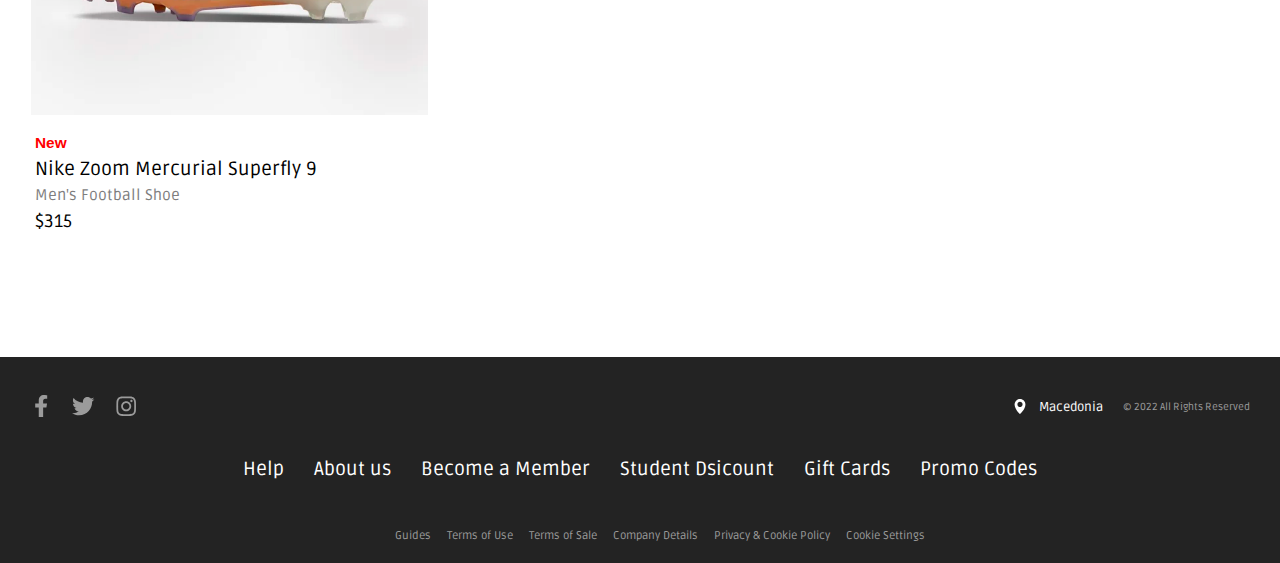
<file: Sneakers/newForMen.html>
<!DOCTYPE html>
<html lang="en">
<head>
    <meta charset="UTF-8">
    <meta name="viewport" content="width=device-width, initial.scale=1.0">
    <link rel="preconnect" href="https://fonts.googleapis.com">
    <link rel="preconnect" href="https://fonts.gstatic.com" crossorigin>
    <link href="https://fonts.googleapis.com/css2?family=Koulen&family=Ruda:wght@400;700&display=swap" rel="stylesheet">
    <link rel="icon" href="../Img/logo-gokickss.jpeg" type="image/icon type">

    <title>Sneaker Shop</title>

    <link rel="stylesheet" href="../Css/general.css">
    <link rel="stylesheet" href="../Css/header.css">
    <link rel="stylesheet" href="../Css/section1.css">
    <link rel="stylesheet" href="../Css/scrolling.css">
    <link rel="stylesheet" href="../Css/sing-up.css">
    <link rel="stylesheet" href="../Css/footer.css">
    <link rel="stylesheet" href="../Css/newForMen.css">

    <script src="../JavaScript/hamburger-menu.js"></script>
    <script src="../JavaScript/horizontal-scroll.js"></script>
    <script src="../JavaScript/search-bar.js"></script>
    <script src="../JavaScript/openList.js"></script>

</head>
<body>
    <div class="header-white"></div>
    <header>
        <a href="../index.html" class="logo"><img class="js" src="../Img/j's%20logo.png" alt="img"/></a>
        <div class="list">
            <ol class="header__list">
                <li>New<div class="header__hover">
                    <div class="h1">
                        <ol class="h1__list">
                            <li><h3 class="h1__heading">New For Men</h3></li>
                            <li><a href="../Sneakers/newForMen.html" class="h1__links">All shoes</a></li>
                            <li><a href="lifestyleMen.html" class="h1__links">Lifestyle</a></li>
                            <li><a href="jordanMen.html" class="h1__links">Jordan</a></li>
                            <li><a href="../Sneakers/runningMen.html" class="h1__links">Running</a></li>
                            <li><a href="../Sneakers/basketballMen.html" class="h1__links">Basketball</a></li>
                            <li><a href="../Sneakers/footballMen.html" class="h1__links">Football</a></li>
                            <li><a href="../Sneakers/gymMen.html" class="h1__links">Gym</a></li>
                        </ol>
                        <ol class="h1__list">
                            <li><h3 class="h1__heading">New For Women</h3></li>
                            <li><a href="../Sneakers/newForMen.html" class="h1__links">All shoes</a></li>
                            <li><a href="../Sneakers/newForMen.html" class="h1__links">Lifestyle</a></li>
                            <li><a href="../Sneakers/newForMen.html" class="h1__links">Jordan</a></li>
                            <li><a href="../Sneakers/newForMen.html" class="h1__links">Running</a></li>
                            <li><a href="../Sneakers/newForMen.html" class="h1__links">Basketball</a></li>
                            <li><a href="../Sneakers/newForMen.html" class="h1__links">Football</a></li>
                            <li><a href="../Sneakers/newForMen.html" class="h1__links">Gym</a></li>
                        </ol>
                        <ol class="h1__list">
                            <li><h3 class="h1__heading">New For Kids</h3></li>
                            <li><a href="../Sneakers/newForMen.html" class="h1__links">All shoes</a></li>
                            <li><a href="../Sneakers/newForMen.html" class="h1__links">Lifestyle</a></li>
                            <li><a href="../Sneakers/newForMen.html" class="h1__links">Jordan</a></li>
                            <li><a href="../Sneakers/newForMen.html" class="h1__links">Running</a></li>
                            <li><a href="../Sneakers/newForMen.html" class="h1__links">Basketball</a></li>
                            <li><a href="../Sneakers/newForMen.html" class="h1__links">Football</a></li>
                            <li><a href="../Sneakers/newForMen.html" class="h1__links">Gym</a></li>
                        </ol>
                        <ol class="h1__list">
                            <li><h3 class="h1__heading">Shop by Brand</h3></li>
                            <li><a href="../Sneakers/newForMen.html" class="h1__links">All shoes</a></li>
                            <li><a href="../Sneakers/newForMen.html" class="h1__links">Nike</a></li>
                            <li><a href="../Sneakers/newForMen.html" class="h1__links">Jordan</a></li>
                            <li><a href="../Sneakers/newForMen.html" class="h1__links">Nike SB</a></li>
                        </ol>
                    </div>
                </div></li>
                <li>Men<div class="header__hover">
                    <div class="h1">
                        <ol class="h1__list">
                            <li><h3 class="h1__heading">Collection</h3></li>
                            <li><a class="h1__links">All shoes</a></li>
                            <li><a class="h1__links">Nike</a></li>
                            <li><a class="h1__links">Jordan</a></li>
                            <li><a class="h1__links">Running</a></li>
                            <li><a class="h1__links">Basketball</a></li>
                            <li><a class="h1__links">Football</a></li>
                            <li><a class="h1__links">Gym</a></li>
                        </ol>
                        <ol class="h1__list">
                            <li><h3 class="h1__heading">Air Jordan Men</h3></li>
                            <li><a class="h1__links">All shoes</a></li>
                            <li><a class="h1__links">Air Jordan 1</a></li>
                            <li><a class="h1__links">Air Jordan 1 mid</a></li>
                            <li><a class="h1__links">Air Jordan 1 low</a></li>
                            <li><a class="h1__links">Air Jordan 3</a></li>
                            <li><a class="h1__links">Air Jordan 4</a></li>
                            <li><a class="h1__links">Air Jordan 11 low</a></li>
                        </ol>
                        <ol class="h1__list">
                            <li><h3 class="h1__heading">Nike Men</h3></li>
                            <li><a class="h1__links">All shoes</a></li>
                            <li><a class="h1__links">Air Force 1</a></li>
                            <li><a class="h1__links">Air Max</a></li>
                            <li><a class="h1__links">Air Max 1</a></li>
                            <li><a class="h1__links">Air Max 95</a></li>
                            <li><a class="h1__links">Air Max 97</a></li>
                            <li><a class="h1__links">Air Max 720</a></li>
                            <li><a class="h1__links">Blazer</a></li>
                        </ol>
                        <ol class="h1__list">
                            <li><h3 class="h1__heading">Shop by Sport</h3></li>
                            <li><a class="h1__links">All shoes</a></li>
                            <li><a class="h1__links">Michael Jordan</a></li>
                            <li><a class="h1__links">LeBron James</a></li>
                            <li><a class="h1__links">Kevin Durant</a></li>
                            <li><a class="h1__links">Cristiano Ronaldo</a></li>
                        </ol>
                    </div>
                </div></li>
                <li>Women<div class="header__hover">
                    <div class="h1">
                        <ol class="h1__list">
                            <li><h3 class="h1__heading">Collection</h3></li>
                            <li><a class="h1__links">All shoes</a></li>
                            <li><a class="h1__links">Nike</a></li>
                            <li><a class="h1__links">Jordan</a></li>
                            <li><a class="h1__links">Running</a></li>
                            <li><a class="h1__links">Basketball</a></li>
                            <li><a class="h1__links">Football</a></li>
                            <li><a class="h1__links">Gym</a></li>
                        </ol>
                        <ol class="h1__list">
                            <li><h3 class="h1__heading">Air Jordan Women</h3></li>
                            <li><a class="h1__links">All shoes</a></li>
                            <li><a class="h1__links">Air Jordan 1</a></li>
                            <li><a class="h1__links">Air Jordan 1 mid</a></li>
                            <li><a class="h1__links">Air Jordan 1 low</a></li>
                            <li><a class="h1__links">Air Jordan 3</a></li>
                            <li><a class="h1__links">Air Jordan 4</a></li>
                            <li><a class="h1__links">Air Jordan 11 low</a></li>
                        </ol>
                        <ol class="h1__list">
                            <li><h3 class="h1__heading">Nike Women</h3></li>
                            <li><a class="h1__links">All shoes</a></li>
                            <li><a class="h1__links">Air Force 1</a></li>
                            <li><a class="h1__links">Air Max</a></li>
                            <li><a class="h1__links">Air Max 1</a></li>
                            <li><a class="h1__links">Air Max 95</a></li>
                            <li><a class="h1__links">Air Max 97</a></li>
                            <li><a class="h1__links">Air Max 720</a></li>
                            <li><a class="h1__links">Blazer</a></li>
                        </ol>
                        <ol class="h1__list">
                            <li><h3 class="h1__heading">Shop by Sport</h3></li>
                            <li><a class="h1__links">All shoes</a></li>
                            <li><a class="h1__links">Michael Jordan</a></li>
                            <li><a class="h1__links">LeBron James</a></li>
                            <li><a class="h1__links">Kevin Durant</a></li>
                            <li><a class="h1__links">Cristiano Ronaldo</a></li>
                        </ol>
                    </div>
                </div></li>
                <li>Kids<div class="header__hover">
                    <div class="h1">
                        <ol class="h1__list">
                            <li><h3 class="h1__heading">Collection</h3></li>
                            <li><a class="h1__links">All shoes</a></li>
                            <li><a class="h1__links">Nike</a></li>
                            <li><a class="h1__links">Jordan</a></li>
                            <li><a class="h1__links">Running</a></li>
                            <li><a class="h1__links">Basketball</a></li>
                            <li><a class="h1__links">Football</a></li>
                            <li><a class="h1__links">Gym</a></li>
                        </ol>
                        <ol class="h1__list">
                            <li><h3 class="h1__heading">Air Jordan Kids</h3></li>
                            <li><a class="h1__links">All shoes</a></li>
                            <li><a class="h1__links">Air Jordan 1</a></li>
                            <li><a class="h1__links">Air Jordan 1 mid</a></li>
                            <li><a class="h1__links">Air Jordan 1 low</a></li>
                            <li><a class="h1__links">Air Jordan 3</a></li>
                            <li><a class="h1__links">Air Jordan 4</a></li>
                            <li><a class="h1__links">Air Jordan 11 low</a></li>
                        </ol>
                        <ol class="h1__list">
                            <li><h3 class="h1__heading">Nike Kids</h3></li>
                            <li><a class="h1__links">All shoes</a></li>
                            <li><a class="h1__links">Air Force 1</a></li>
                            <li><a class="h1__links">Air Max</a></li>
                            <li><a class="h1__links">Air Max 1</a></li>
                            <li><a class="h1__links">Air Max 95</a></li>
                            <li><a class="h1__links">Air Max 97</a></li>
                            <li><a class="h1__links">Air Max 720</a></li>
                            <li><a class="h1__links">Blazer</a></li>
                        </ol>
                        <ol class="h1__list">
                            <li><h3 class="h1__heading">Shop by Sport</h3></li>
                            <li><a class="h1__links">All shoes</a></li>
                            <li><a class="h1__links">Michael Jordan</a></li>
                            <li><a class="h1__links">LeBron James</a></li>
                            <li><a class="h1__links">Kevin Durant</a></li>
                            <li><a class="h1__links">Cristiano Ronaldo</a></li>
                        </ol>
                    </div>
                </div></li>
                <li>Brands<div class="header__hover">
                    <div class="h1">
                        <ol class="h1__list">
                            <li><h3 class="h1__heading">All Brands</h3></li>
                            <li><a class="h1__links">All shoes</a></li>
                            <li><a class="h1__links">Nike</a></li>
                            <li><a class="h1__links">Jordan</a></li>
                            <li><a class="h1__links">Nike SB</a></li>
                        </ol>
                        <ol class="h1__list">
                            <li><h3 class="h1__heading">Nike Shoes</h3></li>
                            <li><a class="h1__links">All shoes</a></li>
                            <li><a class="h1__links">Air Force 1</a></li>
                            <li><a class="h1__links">Air Max</a></li>
                            <li><a class="h1__links">Air Max 1</a></li>
                            <li><a class="h1__links">Air Max 95</a></li>
                            <li><a class="h1__links">Air Max 97</a></li>
                            <li><a class="h1__links">Air Max 720</a></li>
                            <li><a class="h1__links">Blazer</a></li>
                        </ol>
                        <ol class="h1__list">
                            <li><h3 class="h1__heading">Jordan Shoes</h3></li>
                            <li><a class="h1__links">All shoes</a></li>
                            <li><a class="h1__links">Air Jordan 1</a></li>
                            <li><a class="h1__links">Air Jordan 1 mid</a></li>
                            <li><a class="h1__links">Air Jordan 1 low</a></li>
                            <li><a class="h1__links">Air Jordan 3</a></li>
                            <li><a class="h1__links">Air Jordan 4</a></li>
                            <li><a class="h1__links">Air Jordan 11 low</a></li>
                        </ol>
                        <ol class="h1__list">
                            <li><h3 class="h1__heading">Nike Skateboarding</h3></li>
                            <li><a class="h1__links">All shoes</a></li>
                            <li><a class="h1__links">Nike SB Chron 2</a></li>
                            <li><a class="h1__links">Nike SB Shane</a></li>
                            <li><a class="h1__links">Nike SB Ishod Wair</a></li>
                            <li><a class="h1__links">Nike SB Blazer</a></li>
                            <li><a class="h1__links">Nike SB Force</a></li>
                            <li><a class="h1__links">Nike SB Dunk</a></li>
                        </ol>
                    </div>
                </div></li>
                <li>Sale<div class="header__hover">
                    <div class="h1">
                        <ol class="h1__list">
                            <li><h3 class="h1__heading">Popular Now</h3></li>
                            <li><a class="h1__links">Best Sellers</a></li>
                            <li><a class="h1__links">Dunk</a></li>
                            <li><a class="h1__links">LB James x PSG</a></li>
                            <li><a class="h1__links">Women's Air Force 1</a></li>
                            <li><a class="h1__links">White Air Force 1</a></li>
                            <li><a class="h1__links">Air Jordan 1 low</a></li>
                            <li><a class="h1__links">LB James Shoes</a></li>
                        </ol>
                        <ol class="h1__list">
                            <li><h3 class="h1__heading">Sale For Men</h3></li>
                            <li><a class="h1__links">Best Sellers</a></li>
                            <li><a class="h1__links">LB James x PSG</a></li>
                            <li><a class="h1__links">White Air Force 1</a></li>
                            <li><a class="h1__links">Air Jordan 1 low</a></li>
                            <li><a class="h1__links">LB James Shoes</a></li>
                            <li><a class="h1__links">Nike SB Chron 2</a></li>
                            <li><a class="h1__links">Air Force 1</a></li>
                        </ol>
                        <ol class="h1__list">
                            <li><h3 class="h1__heading">Sale For Women</h3></li>
                            <li><a class="h1__links">Best Sellers</a></li>
                            <li><a class="h1__links">Dunk</a></li>
                            <li><a class="h1__links">Women's Air Force 1</a></li>
                            <li><a class="h1__links">White Air Force 1</a></li>
                            <li><a class="h1__links">Air Jordan 1 low</a></li>
                            <li><a class="h1__links">Air Jordan 11 low</a></li>
                        </ol>
                        <ol class="h1__list">
                            <li><h3 class="h1__heading">Sale For Kids</h3></li>
                            <li><a class="h1__links">Best Sellers</a></li>
                            <li><a class="h1__links">Air Jordan x PSG</a></li>
                            <li><a class="h1__links">LB James Shoes</a></li>
                            <li><a class="h1__links">CR7 Shoes</a></li>
                            <li><a class="h1__links">Air Force 1</a></li>
                        </ol>
                    </div>
                </div></li>
            </ol>
            <div class="white-div"></div>
        </div>
        <div class="search-div">
            <div class="right">
                <button class="search-button sm-margin"><svg class="pre-search-input-icon" fill="#111" height="24px" width="24px" viewBox="0 0 24 24"><path d="M21.71 20.29L18 16.61A9 9 0 1 0 16.61 18l3.68 3.68a1 1 0 0 0 1.42 0 1 1 0 0 0 0-1.39zM11 18a7 7 0 1 1 7-7 7 7 0 0 1-7 7z"></path></svg></button>
                <a href="../favourite.html" class="sm-margin"><svg class="fav-icon" width="24px" height="24px" fill="#111" viewBox="0 0 24 24"><path d="M21.11 4a6.6 6.6 0 0 0-4.79-1.92A6.27 6.27 0 0 0 12 3.84 6.57 6.57 0 0 0 2.89 4c-2.8 2.68-2.45 7.3.88 10.76l6.84 6.63A2 2 0 0 0 12 22a2 2 0 0 0 1.37-.54l.2-.19.61-.57c.6-.57 1.42-1.37 2.49-2.41l2.44-2.39 1.09-1.07c3.38-3.55 3.8-8.1.91-10.83zm-2.35 9.4l-.25.24-.8.79-2.44 2.39c-1 1-1.84 1.79-2.44 2.36L12 20l-6.83-6.68c-2.56-2.66-2.86-6-.88-7.92a4.52 4.52 0 0 1 6.4 0l.09.08a2.12 2.12 0 0 1 .32.3l.9.94.9-.94.28-.27.11-.09a4.52 4.52 0 0 1 6.43 0c1.97 1.9 1.67 5.25-.96 7.98z"></path></svg></a>
                <a href="../cart.html" class="sm-margin"><svg class="cart-icon" width="24px" height="24px" fill="#111" viewBox="0 0 24 24"><path d="M16 7a1 1 0 0 1-1-1V3H9v3a1 1 0 0 1-2 0V3a2 2 0 0 1 2-2h6a2 2 0 0 1 2 2v3a1 1 0 0 1-1 1z"></path><path d="M20 5H4a2 2 0 0 0-2 2v13a3 3 0 0 0 3 3h14a3 3 0 0 0 3-3V7a2 2 0 0 0-2-2zm0 15a1 1 0 0 1-1 1H5a1 1 0 0 1-1-1V7h16z"></path></svg></a>
                <button id="hamburger-menu" class="hamburger-menu sm-margin"><svg width="24px" height="24px" fill="#111" viewBox="0 0 24 24"><path d="M21 13H3c-.6 0-1-.4-1-1s.4-1 1-1h18c.6 0 1 .4 1 1s-.4 1-1 1zm0-8H3c-.6 0-1-.4-1-1s.4-1 1-1h18c.6 0 1 .4 1 1s-.4 1-1 1zm0 16H3c-.6 0-1-.4-1-1s.4-1 1-1h18c.6 0 1 .4 1 1s-.4 1-1 1z"></path></svg></button>
                <a href="../sing-up.html" class="sing-up"><p>Sing Up</p></a>
            </div>
        </div>
        <div id="ham-list" class="hamburger-list">
            <div id="ham-inside" class="hamburger-list-inside">
                <button onclick="closeHamActive()" id="esc-button" class="esc-hamburger"><img draggable="false" src="../Img/esc.png" alt="img"/> </button>
                <div class="hamburger-ol">
                    <button onclick="hamActive(0)">New</button>
                    <div class="hamburger-ol-active hamburger-new">
                        <a href="../Sneakers/newForMen.html">New For Men</a>
                        <a href="../Sneakers/newForMen.html">New For Women</a>
                        <a href="../Sneakers/newForMen.html">New For Kids</a>
                        <a href="../Sneakers/newForMen.html">Shop By Brand</a>
                    </div>
                    <button onclick="hamActive(1)">Men</button>
                    <div class="hamburger-ol-active hamburger-men">
                        <a href="../Sneakers/newForMen.html">Colection</a>
                        <a href="../Sneakers/newForMen.html">Air Jordan</a>
                        <a href="../Sneakers/newForMen.html">Nike Men</a>
                        <a href="../Sneakers/newForMen.html">Shop By Sport</a>
                    </div>
                    <button onclick="hamActive(2)">Women</button>
                    <div class="hamburger-ol-active hamburger-women">
                        <a href="../Sneakers/newForMen.html">Colection</a>
                        <a href="../Sneakers/newForMen.html">Air Jordan</a>
                        <a href="../Sneakers/newForMen.html">Nike Women</a>
                        <a href="../Sneakers/newForMen.html">Shop By Sport</a>
                    </div>
                    <button onclick="hamActive(3)">Kids</button>
                    <div class="hamburger-ol-active hamburger-kids">
                        <a href="../Sneakers/newForMen.html">Colection</a>
                        <a href="../Sneakers/newForMen.html">Air Jordan</a>
                        <a href="../Sneakers/newForMen.html">Nike Kids</a>
                        <a href="../Sneakers/newForMen.html">Shop By Sport</a>
                    </div>
                    <button onclick="hamActive(4)">Brand</button>
                    <div class="hamburger-ol-active hamburger-brand">
                        <a href="../Sneakers/newForMen.html">All Brands</a>
                        <a href="../Sneakers/newForMen.html">Nike Shoes</a>
                        <a href="../Sneakers/newForMen.html">Jordan Shoes</a>
                        <a href="../Sneakers/newForMen.html">Nike SB</a>
                    </div>
                    <button onclick="hamActive(5)">Sale</button>
                    <div class="hamburger-ol-active hamburger-sale">
                        <a href="../Sneakers/newForMen.html">Popular Now</a>
                        <a href="../Sneakers/newForMen.html">Sale For Men</a>
                        <a href="../Sneakers/newForMen.html">Sale For Women</a>
                        <a href="../Sneakers/newForMen.html">Sale For Kids</a>
                    </div>
                </div>

                <div class="social-media">
                    <ol class="sm-icons">
                        <li><a href="https://www.facebook.com/" class="fb-icon"><svg stroke="currentColor" fill="currentColor" stroke-width="0" viewBox="0 0 320 512" height="1em" width="1em" xmlns="http://www.w3.org/2000/svg"><path d="M279.14 288l14.22-92.66h-88.91v-60.13c0-25.35 12.42-50.06 52.24-50.06h40.42V6.26S260.43 0 225.36 0c-73.22 0-121.08 44.38-121.08 124.72v70.62H22.89V288h81.39v224h100.17V288z"></path></svg></a></li>
                        <li><a href="https://twitter.com/" class="twitter-icon"><svg stroke="currentColor" fill="currentColor" stroke-width="0" viewBox="0 0 512 512" height="1em" width="1em" xmlns="http://www.w3.org/2000/svg"><path d="M459.37 151.716c.325 4.548.325 9.097.325 13.645 0 138.72-105.583 298.558-298.558 298.558-59.452 0-114.68-17.219-161.137-47.106 8.447.974 16.568 1.299 25.34 1.299 49.055 0 94.213-16.568 130.274-44.832-46.132-.975-84.792-31.188-98.112-72.772 6.498.974 12.995 1.624 19.818 1.624 9.421 0 18.843-1.3 27.614-3.573-48.081-9.747-84.143-51.98-84.143-102.985v-1.299c13.969 7.797 30.214 12.67 47.431 13.319-28.264-18.843-46.781-51.005-46.781-87.391 0-19.492 5.197-37.36 14.294-52.954 51.655 63.675 129.3 105.258 216.365 109.807-1.624-7.797-2.599-15.918-2.599-24.04 0-57.828 46.782-104.934 104.934-104.934 30.213 0 57.502 12.67 76.67 33.137 23.715-4.548 46.456-13.32 66.599-25.34-7.798 24.366-24.366 44.833-46.132 57.827 21.117-2.273 41.584-8.122 60.426-16.243-14.292 20.791-32.161 39.308-52.628 54.253z"></path></svg></a></li>
                        <li><a href="https://www.instagram.com/gokickss/" class="insta-icon"><svg stroke="currentColor" fill="currentColor" stroke-width="0" viewBox="0 0 448 512" height="1em" width="1em" xmlns="http://www.w3.org/2000/svg"><path d="M224.1 141c-63.6 0-114.9 51.3-114.9 114.9s51.3 114.9 114.9 114.9S339 319.5 339 255.9 287.7 141 224.1 141zm0 189.6c-41.1 0-74.7-33.5-74.7-74.7s33.5-74.7 74.7-74.7 74.7 33.5 74.7 74.7-33.6 74.7-74.7 74.7zm146.4-194.3c0 14.9-12 26.8-26.8 26.8-14.9 0-26.8-12-26.8-26.8s12-26.8 26.8-26.8 26.8 12 26.8 26.8zm76.1 27.2c-1.7-35.9-9.9-67.7-36.2-93.9-26.2-26.2-58-34.4-93.9-36.2-37-2.1-147.9-2.1-184.9 0-35.8 1.7-67.6 9.9-93.9 36.1s-34.4 58-36.2 93.9c-2.1 37-2.1 147.9 0 184.9 1.7 35.9 9.9 67.7 36.2 93.9s58 34.4 93.9 36.2c37 2.1 147.9 2.1 184.9 0 35.9-1.7 67.7-9.9 93.9-36.2 26.2-26.2 34.4-58 36.2-93.9 2.1-37 2.1-147.8 0-184.8zM398.8 388c-7.8 19.6-22.9 34.7-42.6 42.6-29.5 11.7-99.5 9-132.1 9s-102.7 2.6-132.1-9c-19.6-7.8-34.7-22.9-42.6-42.6-11.7-29.5-9-99.5-9-132.1s-2.6-102.7 9-132.1c7.8-19.6 22.9-34.7 42.6-42.6 29.5-11.7 99.5-9 132.1-9s102.7-2.6 132.1 9c19.6 7.8 34.7 22.9 42.6 42.6 11.7 29.5 9 99.5 9 132.1s2.7 102.7-9 132.1z"></path></svg></a></li>
                    </ol>
                </div>

                <p class="about">Become a GoKickss Member for the best products, inspiration and stories in sport.</p>
                <a href="../sing-up.html" class="login-menager">Sing up</a>

                <div class="hamburger-rest-icons">
                    <a><svg class="fav-icon" width="24px" height="24px" fill="#111" viewBox="0 0 24 24"><path d="M21.11 4a6.6 6.6 0 0 0-4.79-1.92A6.27 6.27 0 0 0 12 3.84 6.57 6.57 0 0 0 2.89 4c-2.8 2.68-2.45 7.3.88 10.76l6.84 6.63A2 2 0 0 0 12 22a2 2 0 0 0 1.37-.54l.2-.19.61-.57c.6-.57 1.42-1.37 2.49-2.41l2.44-2.39 1.09-1.07c3.38-3.55 3.8-8.1.91-10.83zm-2.35 9.4l-.25.24-.8.79-2.44 2.39c-1 1-1.84 1.79-2.44 2.36L12 20l-6.83-6.68c-2.56-2.66-2.86-6-.88-7.92a4.52 4.52 0 0 1 6.4 0l.09.08a2.12 2.12 0 0 1 .32.3l.9.94.9-.94.28-.27.11-.09a4.52 4.52 0 0 1 6.43 0c1.97 1.9 1.67 5.25-.96 7.98z"></path></svg> Favourite</a>
                    <a><svg class="cart-icon" width="24px" height="24px" fill="#111" viewBox="0 0 24 24"><path d="M16 7a1 1 0 0 1-1-1V3H9v3a1 1 0 0 1-2 0V3a2 2 0 0 1 2-2h6a2 2 0 0 1 2 2v3a1 1 0 0 1-1 1z"></path><path d="M20 5H4a2 2 0 0 0-2 2v13a3 3 0 0 0 3 3h14a3 3 0 0 0 3-3V7a2 2 0 0 0-2-2zm0 15a1 1 0 0 1-1 1H5a1 1 0 0 1-1-1V7h16z"></path></svg> Cart</a>
                    <a><svg class="order-icon" height="24px" width="24px" fill="#111" viewBox="0 0 1000 1000"><path d="M995.6 241.3c0-4.4-4.4-4.4-4.4-8.8-4.4-4.4-8.8-4.4-8.8-8.8H978L486.9 4.5h-35.1L22 219.3h-4.4l-8.8 8.8c-3.2 3.6-4.8 8.4-4.4 13.2H.1v504.3C-1 760.8 7.9 775 22 780.7l495.5 214.9h30.7L978 780.7c13.3-6.6 21.8-20.2 21.9-35.1V254.4c.4-4.8-1.1-9.5-4.3-13.1zM469.3 83.4l399.1 175.4-122.8 61.4-399.1-175.4 122.8-61.4zm61.4 342.1L131.6 250l122.8-61.4L653.5 364l-122.8 61.5zM79 315.8l412.2 179.8V899L79 719.3V315.8zm842 403.5L570.2 894.7V495.6L921 320.2v399.1z"></path></svg> Orders</a>
                    <a><svg class="help-icon" height="24px" width="24px" fill="#111" viewBox="0 0 24 24"><path d="M11.9 15.767c-.6 0-1.1.5-1.1 1.1 0 .6.5 1.1 1.1 1.1s1.1-.5 1.1-1.1c0-.6-.5-1.1-1.1-1.1m0-9.6c-1.3 0-2.5 1.1-2.6 1.3-.4.4-.4 1 0 1.4.4.4 1 .4 1.4 0 .2-.3.8-.8 1.2-.8.5 0 1 .4 1 1 0 .3-.1.6-.4.8-1 .7-1.6 1.8-1.6 2.8v.3c0 .5.4 1 1 1s1-.4 1-1v-.3c0-.6.5-1.1.8-1.3.7-.5 1.2-1.4 1.2-2.4-.1-1.5-1.4-2.8-3-2.8"></path><path d="M12 23.5C5.7 23.5.5 18.3.5 12S5.7.5 12 .5 23.5 5.7 23.5 12 18.3 23.5 12 23.5zm0-21c-5.2 0-9.5 4.3-9.5 9.5s4.3 9.5 9.5 9.5 9.5-4.3 9.5-9.5-4.3-9.5-9.5-9.5z"></path></svg> Help</a>
                </div>
            </div>
        </div>
        <div class="blur"></div>
    </header>
    <div class="search-input">
    <input type="search" placeholder="Search">
    <button class="esc-hamburger esc"><img draggable="false" src="../Img/esc.png" alt="img"/> </button>
</div>

    <section id="inside">
            <div class="scrolling-top">
                <p class="heading">NEW FOR MEN</p>
                <p class="available-shoes">16 shoes</p>
            </div>

        <button class="open-list">Show Filter</button>
            <div class="inside-filters">
                <ol class="filters">
                    <li><a href="lifestyleMen.html">Lifestyle</a></li>
                    <li><a href="jordanMen.html">Jordan</a></li>
                    <li><a href="runningMen.html">Running</a></li>
                    <li><a href="basketballMen.html">Basketball</a></li>
                    <li><a href="footballMen.html">Football</a></li>
                    <li><a href="gymMen.html">Gym</a></li>
                </ol>
            </div>

            <div class="scroll-inside">
                <div class="sneaker1">
                    <a><img src="../Img/jordan1-men.webp" alt="img"/></a>
                    <div class="sneaker-info">
                        <p class="best-sales">Bestsellers</p>
                        <p class="sneaker-name">Dunk High Retro SE</p>
                        <p class="sneaker-type">Men's Shoes</p>
                        <p class="sneaker-price">$225</p>
                    </div>
                </div>
                <div class="sneaker1">
                    <a><img src="../Img/jordan1-low-men.webp" alt="img"/></a>
                    <div class="sneaker-info">
                        <p class="best-sales">Bestsellers</p>
                        <p class="sneaker-name">Air Jordan 1 Low</p>
                        <p class="sneaker-type">Men's Shoes</p>
                        <p class="sneaker-price">$260</p>
                    </div>
                </div>
                <div class="sneaker1">
                    <a><img src="../Img/jordan3-img.webp" alt="img"/></a>
                    <div class="sneaker-info">
                        <p class="best-sales">Bestsellers</p>
                        <p class="sneaker-name">Air Jordan 3</p>
                        <p class="sneaker-type">Men's Shoes</p>
                        <p class="sneaker-price">$260</p>
                    </div>
                </div>
                <div class="sneaker1">
                    <a><img src="../Img/jordan3-retro-men.webp" alt="img"/></a>
                    <div class="sneaker-info">
                        <p class="best-sales">Bestsellers</p>
                        <p class="sneaker-name">Air Jordan 3 Retro</p>
                        <p class="sneaker-type">Shoe</p>
                        <p class="sneaker-price">$320</p>
                    </div>
                </div>
                <div class="sneaker1">
                    <a><img src="../Img/max-97.webp" alt="img"/></a>
                    <div class="sneaker-info">
                        <p class="best-sales">Bestsellers</p>
                        <p class="sneaker-name">Nike Air Max 97 SE</p>
                        <p class="sneaker-type">Shoe</p>
                        <p class="sneaker-price">$300</p>
                    </div>
                </div>
                <div class="sneaker1">
                    <a><img src="../Img/af1-white.webp" alt="img"/></a>
                    <div class="sneaker-info">
                        <p class="best-sales">Bestsellers</p>
                        <p class="sneaker-name">White Air Force 1</p>
                        <p class="sneaker-type">Shoe</p>
                        <p class="sneaker-price">$105</p>
                    </div>
                </div>
                <div class="sneaker1">
                    <a><img src="../Img/air-more.webp" alt="img"/></a>
                    <div class="sneaker-info">
                        <p class="best-sales">Bestsellers</p>
                        <p class="sneaker-name">Air More Uptempo '96</p>
                        <p class="sneaker-type">Men's Shoes</p>
                        <p class="sneaker-price">$230</p>
                    </div>
                </div>
                <div class="sneaker1">
                    <a><img src="../Img/lebron19-low.webp" alt="img"/></a>
                    <div class="sneaker-info">
                        <p class="best-sales">Bestsellers</p>
                        <p class="sneaker-name">LeBron 19 Low</p>
                        <p class="sneaker-type">Basketball Shoes</p>
                        <p class="sneaker-price">$210</p>
                    </div>
                </div>
                <div class="sneaker1">
                    <a><img src="../Img/af1-white-black.webp" alt="img"/></a>
                    <div class="sneaker-info">
                        <p class="best-sales">Bestsellers</p>
                        <p class="sneaker-name">Air Force 1</p>
                        <p class="sneaker-type">Men's Shoes</p>
                        <p class="sneaker-price">$100</p>
                    </div>
                </div>
                <div class="sneaker1">
                    <a><img src="../Img/max97.webp" alt="img"/></a>
                    <div class="sneaker-info">
                        <p class="best-sales">Bestsellers</p>
                        <p class="sneaker-name">Air Max 97</p>
                        <p class="sneaker-type">Men's Shoes</p>
                        <p class="sneaker-price">$240</p>
                    </div>
                </div>
                <div class="sneaker1">
                    <a><img src="../Img/jordna12-discount.webp" alt="img"/></a>
                    <div class="sneaker-info">
                        <p class="best-sales">Discount</p>
                        <p class="sneaker-name">Jordan 12</p>
                        <p class="sneaker-type">Shoe</p>
                        <p class="sneaker-price">$215 <s>$250</s></p>
                    </div>
                </div>
                <div class="sneaker1">
                    <a><img src="../Img/cortez-discount.webp" alt="img"/></a>
                    <div class="sneaker-info">
                        <p class="best-sales">Discount</p>
                        <p class="sneaker-name">Nike Cortez SP</p>
                        <p class="sneaker-type">Men's Shoes</p>
                        <p class="sneaker-price">$115 <s>$125</s></p>
                    </div>
                </div>
                <div class="sneaker1">
                    <a><img src="../Img/lebron19-discount.webp" alt="img"/></a>
                    <div class="sneaker-info">
                        <p class="best-sales">Discount</p>
                        <p class="sneaker-name">LeBron 19</p>
                        <p class="sneaker-type">Basketball Shoe</p>
                        <p class="sneaker-price">$205 <s>$250</s></p>
                    </div>
                </div>
                <div class="sneaker1">
                    <a><img src="../Img/runningMen.webp" alt="img"/></a>
                    <div class="sneaker-info">
                        <p class="best-sales">New</p>
                        <p class="sneaker-name">Infinity Run 3</p>
                        <p class="sneaker-type">Men's Running Shoe</p>
                        <p class="sneaker-price">$135</p>
                    </div>
                </div>
                <div class="sneaker1">
                    <a><img src="../Img/footballMen-high.jpeg" alt="img"/></a>
                    <div class="sneaker-info">
                        <p class="best-sales">New</p>
                        <p class="sneaker-name">Nike Zoom Mercurial Superfly 9</p>
                        <p class="sneaker-type">Men's Football Shoe</p>
                        <p class="sneaker-price">$315</p>
                    </div>
                </div>
                <div class="sneaker1">
                    <a href="../Sneakers-view/nikeAirZoom.html"><img src="../Img/footballMen-low.webp" alt="img"/></a>
                    <div class="sneaker-info">
                        <p class="best-sales">New</p>
                        <p class="sneaker-name">Nike Zoom Mercurial Superfly 9</p>
                        <p class="sneaker-type">Men's Football Shoe</p>
                        <p class="sneaker-price">$315</p>
                    </div>
                </div>
            </div>
    </section>

    <footer>
        <div class="footer-top">
            <div class="footer-top-left">
                <ol class="sm-icons">
                    <li><a href="https://www.facebook.com/" class="fb-icon fb-footer"><svg stroke="currentColor" fill="currentColor" stroke-width="0" viewBox="0 0 320 512" height="1em" width="1em" xmlns="http://www.w3.org/2000/svg"><path d="M279.14 288l14.22-92.66h-88.91v-60.13c0-25.35 12.42-50.06 52.24-50.06h40.42V6.26S260.43 0 225.36 0c-73.22 0-121.08 44.38-121.08 124.72v70.62H22.89V288h81.39v224h100.17V288z"></path></svg></a></li>
                    <li><a href="https://twitter.com/" class="twitter-icon twitter-footer"><svg stroke="currentColor" fill="currentColor" stroke-width="0" viewBox="0 0 512 512" height="1em" width="1em" xmlns="http://www.w3.org/2000/svg"><path d="M459.37 151.716c.325 4.548.325 9.097.325 13.645 0 138.72-105.583 298.558-298.558 298.558-59.452 0-114.68-17.219-161.137-47.106 8.447.974 16.568 1.299 25.34 1.299 49.055 0 94.213-16.568 130.274-44.832-46.132-.975-84.792-31.188-98.112-72.772 6.498.974 12.995 1.624 19.818 1.624 9.421 0 18.843-1.3 27.614-3.573-48.081-9.747-84.143-51.98-84.143-102.985v-1.299c13.969 7.797 30.214 12.67 47.431 13.319-28.264-18.843-46.781-51.005-46.781-87.391 0-19.492 5.197-37.36 14.294-52.954 51.655 63.675 129.3 105.258 216.365 109.807-1.624-7.797-2.599-15.918-2.599-24.04 0-57.828 46.782-104.934 104.934-104.934 30.213 0 57.502 12.67 76.67 33.137 23.715-4.548 46.456-13.32 66.599-25.34-7.798 24.366-24.366 44.833-46.132 57.827 21.117-2.273 41.584-8.122 60.426-16.243-14.292 20.791-32.161 39.308-52.628 54.253z"></path></svg></a></li>
                    <li><a href="https://www.instagram.com/gokickss/" class="insta-icon insta-footer"><svg stroke="currentColor" fill="currentColor" stroke-width="0" viewBox="0 0 448 512" height="1em" width="1em" xmlns="http://www.w3.org/2000/svg"><path d="M224.1 141c-63.6 0-114.9 51.3-114.9 114.9s51.3 114.9 114.9 114.9S339 319.5 339 255.9 287.7 141 224.1 141zm0 189.6c-41.1 0-74.7-33.5-74.7-74.7s33.5-74.7 74.7-74.7 74.7 33.5 74.7 74.7-33.6 74.7-74.7 74.7zm146.4-194.3c0 14.9-12 26.8-26.8 26.8-14.9 0-26.8-12-26.8-26.8s12-26.8 26.8-26.8 26.8 12 26.8 26.8zm76.1 27.2c-1.7-35.9-9.9-67.7-36.2-93.9-26.2-26.2-58-34.4-93.9-36.2-37-2.1-147.9-2.1-184.9 0-35.8 1.7-67.6 9.9-93.9 36.1s-34.4 58-36.2 93.9c-2.1 37-2.1 147.9 0 184.9 1.7 35.9 9.9 67.7 36.2 93.9s58 34.4 93.9 36.2c37 2.1 147.9 2.1 184.9 0 35.9-1.7 67.7-9.9 93.9-36.2 26.2-26.2 34.4-58 36.2-93.9 2.1-37 2.1-147.8 0-184.8zM398.8 388c-7.8 19.6-22.9 34.7-42.6 42.6-29.5 11.7-99.5 9-132.1 9s-102.7 2.6-132.1-9c-19.6-7.8-34.7-22.9-42.6-42.6-11.7-29.5-9-99.5-9-132.1s-2.6-102.7 9-132.1c7.8-19.6 22.9-34.7 42.6-42.6 29.5-11.7 99.5-9 132.1-9s102.7-2.6 132.1 9c19.6 7.8 34.7 22.9 42.6 42.6 11.7 29.5 9 99.5 9 132.1s2.7 102.7-9 132.1z"></path></svg></a></li>
                </ol>
            </div>
            <div class="footer-top-right">
                <svg class="location" height="15px" width="18px" fill="#111" viewBox="0 0 42 58"><path d="M21 0C9.4 0 0 9.5 0 21.2 0 39.9 21 58 21 58s21-18.1 21-36.8C42 9.5 32.6 0 21 0zm0 31c-5.5 0-10-4.5-10-10s4.5-10 10-10 10 4.5 10 10-4.5 10-10 10z"></path></svg>
                <p class="country">Macedonia</p>
                <p class="copyright">© 2022 All Rights Reserved</p>
            </div>
        </div>
        <div class="footer-mid">
            <ol class="footer-mid-list">
                <li><a>Help</a></li>
                <li><a>About us</a></li>
                <li><a>Become a Member</a></li>
                <li><a>Student Dsicount</a></li>
                <li><a>Gift Cards</a></li>
                <li><a>Promo Codes</a></li>
            </ol>
        </div>
        <div class="footer-bot">
            <ol class="footer-info-list">
                <li><a>Guides</a></li>
                <li><a>Terms of Use</a></li>
                <li><a>Terms of Sale</a></li>
                <li><a>Company Details</a></li>
                <li><a>Privacy & Cookie Policy</a></li>
                <li><a>Cookie Settings</a></li>
            </ol>
        </div>
    </footer>
</body>
</html>
</file>
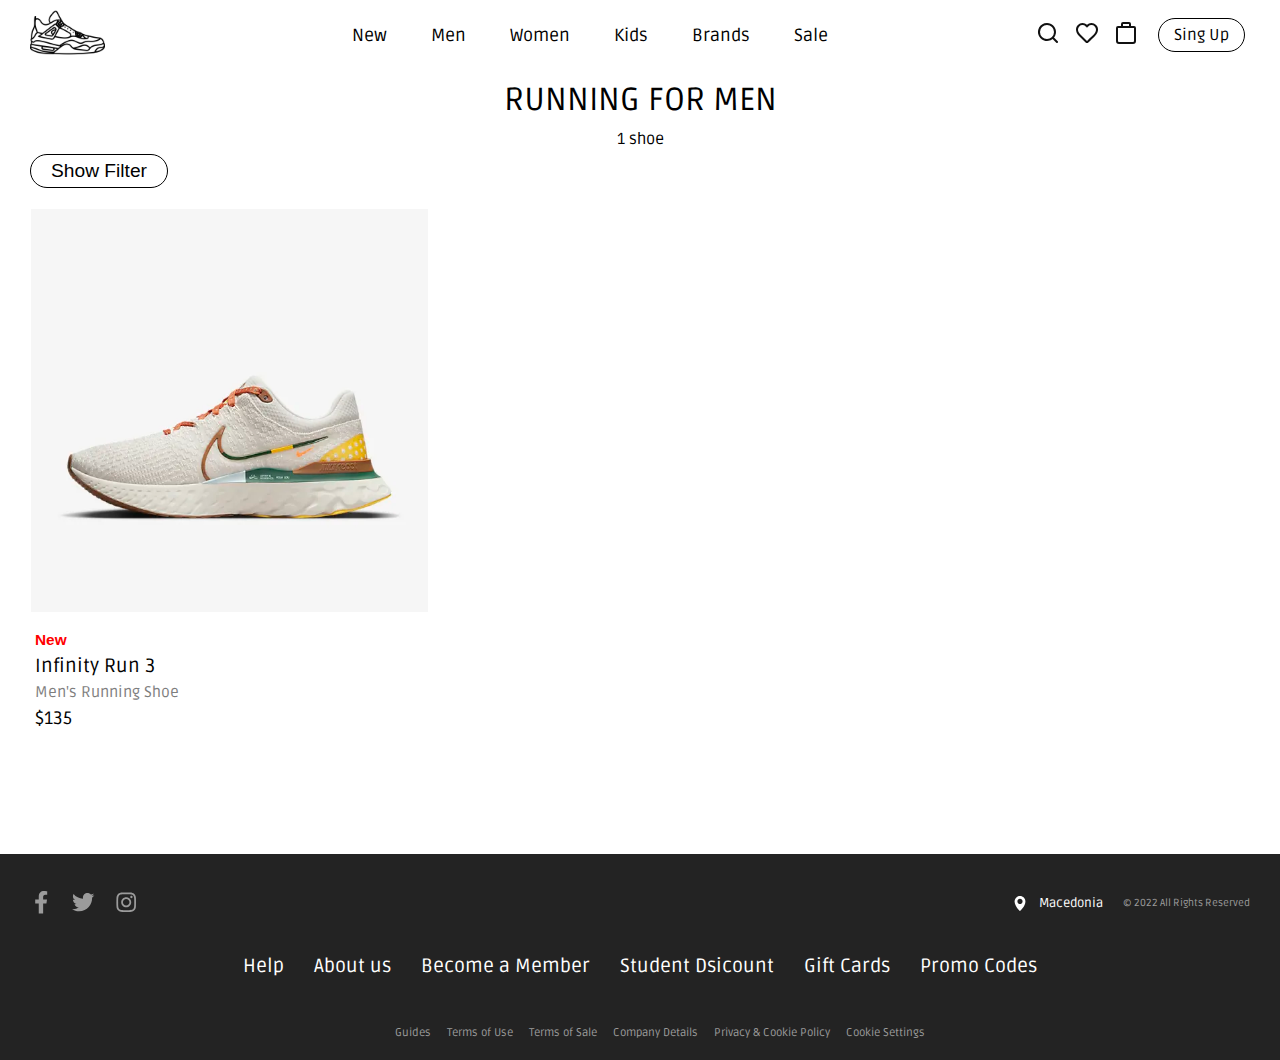
<file: Sneakers/runningMen.html>
<!DOCTYPE html>
<html lang="en">
<head>
    <meta charset="UTF-8">
    <meta name="viewport" content="width=device-width, initial.scale=1.0">
    <link rel="preconnect" href="https://fonts.googleapis.com">
    <link rel="preconnect" href="https://fonts.gstatic.com" crossorigin>
    <link href="https://fonts.googleapis.com/css2?family=Koulen&family=Ruda:wght@400;700&display=swap" rel="stylesheet">
    <link rel="icon" href="../Img/logo-gokickss.jpeg" type="image/icon type">

    <title>Sneaker Shop</title>

    <link rel="stylesheet" href="../Css/general.css">
    <link rel="stylesheet" href="../Css/header.css">
    <link rel="stylesheet" href="../Css/section1.css">
    <link rel="stylesheet" href="../Css/scrolling.css">
    <link rel="stylesheet" href="../Css/sing-up.css">
    <link rel="stylesheet" href="../Css/footer.css">
    <link rel="stylesheet" href="../Css/newForMen.css">

    <script src="../JavaScript/hamburger-menu.js"></script>
    <script src="../JavaScript/horizontal-scroll.js"></script>
    <script src="../JavaScript/search-bar.js"></script>
    <script src="../JavaScript/openList.js"></script>

</head>
<body>
<div class="header-white"></div>
<header>
    <a href="../index.html" class="logo"><img class="js" src="../Img/j's%20logo.png" alt="img"/></a>
    <div class="list">
        <ol class="header__list">
            <li>New<div class="header__hover">
                <div class="h1">
                    <ol class="h1__list">
                        <li><h3 class="h1__heading">New For Men</h3></li>
                        <li><a href="../Sneakers/newForMen.html" class="h1__links">All shoes</a></li>
                        <li><a href="lifestyleMen.html" class="h1__links">Lifestyle</a></li>
                        <li><a href="jordanMen.html" class="h1__links">Jordan</a></li>
                        <li><a href="../Sneakers/runningMen.html" class="h1__links">Running</a></li>
                        <li><a href="../Sneakers/basketballMen.html" class="h1__links">Basketball</a></li>
                        <li><a href="../Sneakers/footballMen.html" class="h1__links">Football</a></li>
                        <li><a href="../Sneakers/gymMen.html" class="h1__links">Gym</a></li>
                    </ol>
                    <ol class="h1__list">
                        <li><h3 class="h1__heading">New For Women</h3></li>
                        <li><a href="../Sneakers/newForMen.html" class="h1__links">All shoes</a></li>
                        <li><a href="../Sneakers/newForMen.html" class="h1__links">Lifestyle</a></li>
                        <li><a href="../Sneakers/newForMen.html" class="h1__links">Jordan</a></li>
                        <li><a href="../Sneakers/newForMen.html" class="h1__links">Running</a></li>
                        <li><a href="../Sneakers/newForMen.html" class="h1__links">Basketball</a></li>
                        <li><a href="../Sneakers/newForMen.html" class="h1__links">Football</a></li>
                        <li><a href="../Sneakers/newForMen.html" class="h1__links">Gym</a></li>
                    </ol>
                    <ol class="h1__list">
                        <li><h3 class="h1__heading">New For Kids</h3></li>
                        <li><a href="../Sneakers/newForMen.html" class="h1__links">All shoes</a></li>
                        <li><a href="../Sneakers/newForMen.html" class="h1__links">Lifestyle</a></li>
                        <li><a href="../Sneakers/newForMen.html" class="h1__links">Jordan</a></li>
                        <li><a href="../Sneakers/newForMen.html" class="h1__links">Running</a></li>
                        <li><a href="../Sneakers/newForMen.html" class="h1__links">Basketball</a></li>
                        <li><a href="../Sneakers/newForMen.html" class="h1__links">Football</a></li>
                        <li><a href="../Sneakers/newForMen.html" class="h1__links">Gym</a></li>
                    </ol>
                    <ol class="h1__list">
                        <li><h3 class="h1__heading">Shop by Brand</h3></li>
                        <li><a href="../Sneakers/newForMen.html" class="h1__links">All shoes</a></li>
                        <li><a href="../Sneakers/newForMen.html" class="h1__links">Nike</a></li>
                        <li><a href="../Sneakers/newForMen.html" class="h1__links">Jordan</a></li>
                        <li><a href="../Sneakers/newForMen.html" class="h1__links">Nike SB</a></li>
                    </ol>
                </div>
            </div></li>
            <li>Men<div class="header__hover">
                <div class="h1">
                    <ol class="h1__list">
                        <li><h3 class="h1__heading">Collection</h3></li>
                        <li><a class="h1__links">All shoes</a></li>
                        <li><a class="h1__links">Nike</a></li>
                        <li><a class="h1__links">Jordan</a></li>
                        <li><a class="h1__links">Running</a></li>
                        <li><a class="h1__links">Basketball</a></li>
                        <li><a class="h1__links">Football</a></li>
                        <li><a class="h1__links">Gym</a></li>
                    </ol>
                    <ol class="h1__list">
                        <li><h3 class="h1__heading">Air Jordan Men</h3></li>
                        <li><a class="h1__links">All shoes</a></li>
                        <li><a class="h1__links">Air Jordan 1</a></li>
                        <li><a class="h1__links">Air Jordan 1 mid</a></li>
                        <li><a class="h1__links">Air Jordan 1 low</a></li>
                        <li><a class="h1__links">Air Jordan 3</a></li>
                        <li><a class="h1__links">Air Jordan 4</a></li>
                        <li><a class="h1__links">Air Jordan 11 low</a></li>
                    </ol>
                    <ol class="h1__list">
                        <li><h3 class="h1__heading">Nike Men</h3></li>
                        <li><a class="h1__links">All shoes</a></li>
                        <li><a class="h1__links">Air Force 1</a></li>
                        <li><a class="h1__links">Air Max</a></li>
                        <li><a class="h1__links">Air Max 1</a></li>
                        <li><a class="h1__links">Air Max 95</a></li>
                        <li><a class="h1__links">Air Max 97</a></li>
                        <li><a class="h1__links">Air Max 720</a></li>
                        <li><a class="h1__links">Blazer</a></li>
                    </ol>
                    <ol class="h1__list">
                        <li><h3 class="h1__heading">Shop by Sport</h3></li>
                        <li><a class="h1__links">All shoes</a></li>
                        <li><a class="h1__links">Michael Jordan</a></li>
                        <li><a class="h1__links">LeBron James</a></li>
                        <li><a class="h1__links">Kevin Durant</a></li>
                        <li><a class="h1__links">Cristiano Ronaldo</a></li>
                    </ol>
                </div>
            </div></li>
            <li>Women<div class="header__hover">
                <div class="h1">
                    <ol class="h1__list">
                        <li><h3 class="h1__heading">Collection</h3></li>
                        <li><a class="h1__links">All shoes</a></li>
                        <li><a class="h1__links">Nike</a></li>
                        <li><a class="h1__links">Jordan</a></li>
                        <li><a class="h1__links">Running</a></li>
                        <li><a class="h1__links">Basketball</a></li>
                        <li><a class="h1__links">Football</a></li>
                        <li><a class="h1__links">Gym</a></li>
                    </ol>
                    <ol class="h1__list">
                        <li><h3 class="h1__heading">Air Jordan Women</h3></li>
                        <li><a class="h1__links">All shoes</a></li>
                        <li><a class="h1__links">Air Jordan 1</a></li>
                        <li><a class="h1__links">Air Jordan 1 mid</a></li>
                        <li><a class="h1__links">Air Jordan 1 low</a></li>
                        <li><a class="h1__links">Air Jordan 3</a></li>
                        <li><a class="h1__links">Air Jordan 4</a></li>
                        <li><a class="h1__links">Air Jordan 11 low</a></li>
                    </ol>
                    <ol class="h1__list">
                        <li><h3 class="h1__heading">Nike Women</h3></li>
                        <li><a class="h1__links">All shoes</a></li>
                        <li><a class="h1__links">Air Force 1</a></li>
                        <li><a class="h1__links">Air Max</a></li>
                        <li><a class="h1__links">Air Max 1</a></li>
                        <li><a class="h1__links">Air Max 95</a></li>
                        <li><a class="h1__links">Air Max 97</a></li>
                        <li><a class="h1__links">Air Max 720</a></li>
                        <li><a class="h1__links">Blazer</a></li>
                    </ol>
                    <ol class="h1__list">
                        <li><h3 class="h1__heading">Shop by Sport</h3></li>
                        <li><a class="h1__links">All shoes</a></li>
                        <li><a class="h1__links">Michael Jordan</a></li>
                        <li><a class="h1__links">LeBron James</a></li>
                        <li><a class="h1__links">Kevin Durant</a></li>
                        <li><a class="h1__links">Cristiano Ronaldo</a></li>
                    </ol>
                </div>
            </div></li>
            <li>Kids<div class="header__hover">
                <div class="h1">
                    <ol class="h1__list">
                        <li><h3 class="h1__heading">Collection</h3></li>
                        <li><a class="h1__links">All shoes</a></li>
                        <li><a class="h1__links">Nike</a></li>
                        <li><a class="h1__links">Jordan</a></li>
                        <li><a class="h1__links">Running</a></li>
                        <li><a class="h1__links">Basketball</a></li>
                        <li><a class="h1__links">Football</a></li>
                        <li><a class="h1__links">Gym</a></li>
                    </ol>
                    <ol class="h1__list">
                        <li><h3 class="h1__heading">Air Jordan Kids</h3></li>
                        <li><a class="h1__links">All shoes</a></li>
                        <li><a class="h1__links">Air Jordan 1</a></li>
                        <li><a class="h1__links">Air Jordan 1 mid</a></li>
                        <li><a class="h1__links">Air Jordan 1 low</a></li>
                        <li><a class="h1__links">Air Jordan 3</a></li>
                        <li><a class="h1__links">Air Jordan 4</a></li>
                        <li><a class="h1__links">Air Jordan 11 low</a></li>
                    </ol>
                    <ol class="h1__list">
                        <li><h3 class="h1__heading">Nike Kids</h3></li>
                        <li><a class="h1__links">All shoes</a></li>
                        <li><a class="h1__links">Air Force 1</a></li>
                        <li><a class="h1__links">Air Max</a></li>
                        <li><a class="h1__links">Air Max 1</a></li>
                        <li><a class="h1__links">Air Max 95</a></li>
                        <li><a class="h1__links">Air Max 97</a></li>
                        <li><a class="h1__links">Air Max 720</a></li>
                        <li><a class="h1__links">Blazer</a></li>
                    </ol>
                    <ol class="h1__list">
                        <li><h3 class="h1__heading">Shop by Sport</h3></li>
                        <li><a class="h1__links">All shoes</a></li>
                        <li><a class="h1__links">Michael Jordan</a></li>
                        <li><a class="h1__links">LeBron James</a></li>
                        <li><a class="h1__links">Kevin Durant</a></li>
                        <li><a class="h1__links">Cristiano Ronaldo</a></li>
                    </ol>
                </div>
            </div></li>
            <li>Brands<div class="header__hover">
                <div class="h1">
                    <ol class="h1__list">
                        <li><h3 class="h1__heading">All Brands</h3></li>
                        <li><a class="h1__links">All shoes</a></li>
                        <li><a class="h1__links">Nike</a></li>
                        <li><a class="h1__links">Jordan</a></li>
                        <li><a class="h1__links">Nike SB</a></li>
                    </ol>
                    <ol class="h1__list">
                        <li><h3 class="h1__heading">Nike Shoes</h3></li>
                        <li><a class="h1__links">All shoes</a></li>
                        <li><a class="h1__links">Air Force 1</a></li>
                        <li><a class="h1__links">Air Max</a></li>
                        <li><a class="h1__links">Air Max 1</a></li>
                        <li><a class="h1__links">Air Max 95</a></li>
                        <li><a class="h1__links">Air Max 97</a></li>
                        <li><a class="h1__links">Air Max 720</a></li>
                        <li><a class="h1__links">Blazer</a></li>
                    </ol>
                    <ol class="h1__list">
                        <li><h3 class="h1__heading">Jordan Shoes</h3></li>
                        <li><a class="h1__links">All shoes</a></li>
                        <li><a class="h1__links">Air Jordan 1</a></li>
                        <li><a class="h1__links">Air Jordan 1 mid</a></li>
                        <li><a class="h1__links">Air Jordan 1 low</a></li>
                        <li><a class="h1__links">Air Jordan 3</a></li>
                        <li><a class="h1__links">Air Jordan 4</a></li>
                        <li><a class="h1__links">Air Jordan 11 low</a></li>
                    </ol>
                    <ol class="h1__list">
                        <li><h3 class="h1__heading">Nike Skateboarding</h3></li>
                        <li><a class="h1__links">All shoes</a></li>
                        <li><a class="h1__links">Nike SB Chron 2</a></li>
                        <li><a class="h1__links">Nike SB Shane</a></li>
                        <li><a class="h1__links">Nike SB Ishod Wair</a></li>
                        <li><a class="h1__links">Nike SB Blazer</a></li>
                        <li><a class="h1__links">Nike SB Force</a></li>
                        <li><a class="h1__links">Nike SB Dunk</a></li>
                    </ol>
                </div>
            </div></li>
            <li>Sale<div class="header__hover">
                <div class="h1">
                    <ol class="h1__list">
                        <li><h3 class="h1__heading">Popular Now</h3></li>
                        <li><a class="h1__links">Best Sellers</a></li>
                        <li><a class="h1__links">Dunk</a></li>
                        <li><a class="h1__links">LB James x PSG</a></li>
                        <li><a class="h1__links">Women's Air Force 1</a></li>
                        <li><a class="h1__links">White Air Force 1</a></li>
                        <li><a class="h1__links">Air Jordan 1 low</a></li>
                        <li><a class="h1__links">LB James Shoes</a></li>
                    </ol>
                    <ol class="h1__list">
                        <li><h3 class="h1__heading">Sale For Men</h3></li>
                        <li><a class="h1__links">Best Sellers</a></li>
                        <li><a class="h1__links">LB James x PSG</a></li>
                        <li><a class="h1__links">White Air Force 1</a></li>
                        <li><a class="h1__links">Air Jordan 1 low</a></li>
                        <li><a class="h1__links">LB James Shoes</a></li>
                        <li><a class="h1__links">Nike SB Chron 2</a></li>
                        <li><a class="h1__links">Air Force 1</a></li>
                    </ol>
                    <ol class="h1__list">
                        <li><h3 class="h1__heading">Sale For Women</h3></li>
                        <li><a class="h1__links">Best Sellers</a></li>
                        <li><a class="h1__links">Dunk</a></li>
                        <li><a class="h1__links">Women's Air Force 1</a></li>
                        <li><a class="h1__links">White Air Force 1</a></li>
                        <li><a class="h1__links">Air Jordan 1 low</a></li>
                        <li><a class="h1__links">Air Jordan 11 low</a></li>
                    </ol>
                    <ol class="h1__list">
                        <li><h3 class="h1__heading">Sale For Kids</h3></li>
                        <li><a class="h1__links">Best Sellers</a></li>
                        <li><a class="h1__links">Air Jordan x PSG</a></li>
                        <li><a class="h1__links">LB James Shoes</a></li>
                        <li><a class="h1__links">CR7 Shoes</a></li>
                        <li><a class="h1__links">Air Force 1</a></li>
                    </ol>
                </div>
            </div></li>
        </ol>
        <div class="white-div"></div>
    </div>
    <div class="search-div">
        <div class="right">
            <button class="search-button sm-margin"><svg class="pre-search-input-icon" fill="#111" height="24px" width="24px" viewBox="0 0 24 24"><path d="M21.71 20.29L18 16.61A9 9 0 1 0 16.61 18l3.68 3.68a1 1 0 0 0 1.42 0 1 1 0 0 0 0-1.39zM11 18a7 7 0 1 1 7-7 7 7 0 0 1-7 7z"></path></svg></button>
            <a href="../favourite.html" class="sm-margin"><svg class="fav-icon" width="24px" height="24px" fill="#111" viewBox="0 0 24 24"><path d="M21.11 4a6.6 6.6 0 0 0-4.79-1.92A6.27 6.27 0 0 0 12 3.84 6.57 6.57 0 0 0 2.89 4c-2.8 2.68-2.45 7.3.88 10.76l6.84 6.63A2 2 0 0 0 12 22a2 2 0 0 0 1.37-.54l.2-.19.61-.57c.6-.57 1.42-1.37 2.49-2.41l2.44-2.39 1.09-1.07c3.38-3.55 3.8-8.1.91-10.83zm-2.35 9.4l-.25.24-.8.79-2.44 2.39c-1 1-1.84 1.79-2.44 2.36L12 20l-6.83-6.68c-2.56-2.66-2.86-6-.88-7.92a4.52 4.52 0 0 1 6.4 0l.09.08a2.12 2.12 0 0 1 .32.3l.9.94.9-.94.28-.27.11-.09a4.52 4.52 0 0 1 6.43 0c1.97 1.9 1.67 5.25-.96 7.98z"></path></svg></a>
            <a href="../cart.html" class="sm-margin"><svg class="cart-icon" width="24px" height="24px" fill="#111" viewBox="0 0 24 24"><path d="M16 7a1 1 0 0 1-1-1V3H9v3a1 1 0 0 1-2 0V3a2 2 0 0 1 2-2h6a2 2 0 0 1 2 2v3a1 1 0 0 1-1 1z"></path><path d="M20 5H4a2 2 0 0 0-2 2v13a3 3 0 0 0 3 3h14a3 3 0 0 0 3-3V7a2 2 0 0 0-2-2zm0 15a1 1 0 0 1-1 1H5a1 1 0 0 1-1-1V7h16z"></path></svg></a>
            <button id="hamburger-menu" class="hamburger-menu sm-margin"><svg width="24px" height="24px" fill="#111" viewBox="0 0 24 24"><path d="M21 13H3c-.6 0-1-.4-1-1s.4-1 1-1h18c.6 0 1 .4 1 1s-.4 1-1 1zm0-8H3c-.6 0-1-.4-1-1s.4-1 1-1h18c.6 0 1 .4 1 1s-.4 1-1 1zm0 16H3c-.6 0-1-.4-1-1s.4-1 1-1h18c.6 0 1 .4 1 1s-.4 1-1 1z"></path></svg></button>
            <a href="../sing-up.html" class="sing-up"><p>Sing Up</p></a>
        </div>
    </div>
    <div id="ham-list" class="hamburger-list">
        <div id="ham-inside" class="hamburger-list-inside">
            <button onclick="closeHamActive()" id="esc-button" class="esc-hamburger"><img draggable="false" src="../Img/esc.png" alt="img"/> </button>
            <div class="hamburger-ol">
                <button onclick="hamActive(0)">New</button>
                <div class="hamburger-ol-active hamburger-new">
                    <a href="../Sneakers/newForMen.html">New For Men</a>
                    <a href="../Sneakers/newForMen.html">New For Women</a>
                    <a href="../Sneakers/newForMen.html">New For Kids</a>
                    <a href="../Sneakers/newForMen.html">Shop By Brand</a>
                </div>
                <button onclick="hamActive(1)">Men</button>
                <div class="hamburger-ol-active hamburger-men">
                    <a href="../Sneakers/newForMen.html">Colection</a>
                    <a href="../Sneakers/newForMen.html">Air Jordan</a>
                    <a href="../Sneakers/newForMen.html">Nike Men</a>
                    <a href="../Sneakers/newForMen.html">Shop By Sport</a>
                </div>
                <button onclick="hamActive(2)">Women</button>
                <div class="hamburger-ol-active hamburger-women">
                    <a href="../Sneakers/newForMen.html">Colection</a>
                    <a href="../Sneakers/newForMen.html">Air Jordan</a>
                    <a href="../Sneakers/newForMen.html">Nike Women</a>
                    <a href="../Sneakers/newForMen.html">Shop By Sport</a>
                </div>
                <button onclick="hamActive(3)">Kids</button>
                <div class="hamburger-ol-active hamburger-kids">
                    <a href="../Sneakers/newForMen.html">Colection</a>
                    <a href="../Sneakers/newForMen.html">Air Jordan</a>
                    <a href="../Sneakers/newForMen.html">Nike Kids</a>
                    <a href="../Sneakers/newForMen.html">Shop By Sport</a>
                </div>
                <button onclick="hamActive(4)">Brand</button>
                <div class="hamburger-ol-active hamburger-brand">
                    <a href="../Sneakers/newForMen.html">All Brands</a>
                    <a href="../Sneakers/newForMen.html">Nike Shoes</a>
                    <a href="../Sneakers/newForMen.html">Jordan Shoes</a>
                    <a href="../Sneakers/newForMen.html">Nike SB</a>
                </div>
                <button onclick="hamActive(5)">Sale</button>
                <div class="hamburger-ol-active hamburger-sale">
                    <a href="../Sneakers/newForMen.html">Popular Now</a>
                    <a href="../Sneakers/newForMen.html">Sale For Men</a>
                    <a href="../Sneakers/newForMen.html">Sale For Women</a>
                    <a href="../Sneakers/newForMen.html">Sale For Kids</a>
                </div>
            </div>

            <div class="social-media">
                <ol class="sm-icons">
                    <li><a href="https://www.facebook.com/" class="fb-icon"><svg stroke="currentColor" fill="currentColor" stroke-width="0" viewBox="0 0 320 512" height="1em" width="1em" xmlns="http://www.w3.org/2000/svg"><path d="M279.14 288l14.22-92.66h-88.91v-60.13c0-25.35 12.42-50.06 52.24-50.06h40.42V6.26S260.43 0 225.36 0c-73.22 0-121.08 44.38-121.08 124.72v70.62H22.89V288h81.39v224h100.17V288z"></path></svg></a></li>
                    <li><a href="https://twitter.com/" class="twitter-icon"><svg stroke="currentColor" fill="currentColor" stroke-width="0" viewBox="0 0 512 512" height="1em" width="1em" xmlns="http://www.w3.org/2000/svg"><path d="M459.37 151.716c.325 4.548.325 9.097.325 13.645 0 138.72-105.583 298.558-298.558 298.558-59.452 0-114.68-17.219-161.137-47.106 8.447.974 16.568 1.299 25.34 1.299 49.055 0 94.213-16.568 130.274-44.832-46.132-.975-84.792-31.188-98.112-72.772 6.498.974 12.995 1.624 19.818 1.624 9.421 0 18.843-1.3 27.614-3.573-48.081-9.747-84.143-51.98-84.143-102.985v-1.299c13.969 7.797 30.214 12.67 47.431 13.319-28.264-18.843-46.781-51.005-46.781-87.391 0-19.492 5.197-37.36 14.294-52.954 51.655 63.675 129.3 105.258 216.365 109.807-1.624-7.797-2.599-15.918-2.599-24.04 0-57.828 46.782-104.934 104.934-104.934 30.213 0 57.502 12.67 76.67 33.137 23.715-4.548 46.456-13.32 66.599-25.34-7.798 24.366-24.366 44.833-46.132 57.827 21.117-2.273 41.584-8.122 60.426-16.243-14.292 20.791-32.161 39.308-52.628 54.253z"></path></svg></a></li>
                    <li><a href="https://www.instagram.com/gokickss/" class="insta-icon"><svg stroke="currentColor" fill="currentColor" stroke-width="0" viewBox="0 0 448 512" height="1em" width="1em" xmlns="http://www.w3.org/2000/svg"><path d="M224.1 141c-63.6 0-114.9 51.3-114.9 114.9s51.3 114.9 114.9 114.9S339 319.5 339 255.9 287.7 141 224.1 141zm0 189.6c-41.1 0-74.7-33.5-74.7-74.7s33.5-74.7 74.7-74.7 74.7 33.5 74.7 74.7-33.6 74.7-74.7 74.7zm146.4-194.3c0 14.9-12 26.8-26.8 26.8-14.9 0-26.8-12-26.8-26.8s12-26.8 26.8-26.8 26.8 12 26.8 26.8zm76.1 27.2c-1.7-35.9-9.9-67.7-36.2-93.9-26.2-26.2-58-34.4-93.9-36.2-37-2.1-147.9-2.1-184.9 0-35.8 1.7-67.6 9.9-93.9 36.1s-34.4 58-36.2 93.9c-2.1 37-2.1 147.9 0 184.9 1.7 35.9 9.9 67.7 36.2 93.9s58 34.4 93.9 36.2c37 2.1 147.9 2.1 184.9 0 35.9-1.7 67.7-9.9 93.9-36.2 26.2-26.2 34.4-58 36.2-93.9 2.1-37 2.1-147.8 0-184.8zM398.8 388c-7.8 19.6-22.9 34.7-42.6 42.6-29.5 11.7-99.5 9-132.1 9s-102.7 2.6-132.1-9c-19.6-7.8-34.7-22.9-42.6-42.6-11.7-29.5-9-99.5-9-132.1s-2.6-102.7 9-132.1c7.8-19.6 22.9-34.7 42.6-42.6 29.5-11.7 99.5-9 132.1-9s102.7-2.6 132.1 9c19.6 7.8 34.7 22.9 42.6 42.6 11.7 29.5 9 99.5 9 132.1s2.7 102.7-9 132.1z"></path></svg></a></li>
                </ol>
            </div>

            <p class="about">Become a GoKickss Member for the best products, inspiration and stories in sport.</p>
            <a href="../sing-up.html" class="login-menager">Sing up</a>

            <div class="hamburger-rest-icons">
                <a><svg class="fav-icon" width="24px" height="24px" fill="#111" viewBox="0 0 24 24"><path d="M21.11 4a6.6 6.6 0 0 0-4.79-1.92A6.27 6.27 0 0 0 12 3.84 6.57 6.57 0 0 0 2.89 4c-2.8 2.68-2.45 7.3.88 10.76l6.84 6.63A2 2 0 0 0 12 22a2 2 0 0 0 1.37-.54l.2-.19.61-.57c.6-.57 1.42-1.37 2.49-2.41l2.44-2.39 1.09-1.07c3.38-3.55 3.8-8.1.91-10.83zm-2.35 9.4l-.25.24-.8.79-2.44 2.39c-1 1-1.84 1.79-2.44 2.36L12 20l-6.83-6.68c-2.56-2.66-2.86-6-.88-7.92a4.52 4.52 0 0 1 6.4 0l.09.08a2.12 2.12 0 0 1 .32.3l.9.94.9-.94.28-.27.11-.09a4.52 4.52 0 0 1 6.43 0c1.97 1.9 1.67 5.25-.96 7.98z"></path></svg> Favourite</a>
                <a><svg class="cart-icon" width="24px" height="24px" fill="#111" viewBox="0 0 24 24"><path d="M16 7a1 1 0 0 1-1-1V3H9v3a1 1 0 0 1-2 0V3a2 2 0 0 1 2-2h6a2 2 0 0 1 2 2v3a1 1 0 0 1-1 1z"></path><path d="M20 5H4a2 2 0 0 0-2 2v13a3 3 0 0 0 3 3h14a3 3 0 0 0 3-3V7a2 2 0 0 0-2-2zm0 15a1 1 0 0 1-1 1H5a1 1 0 0 1-1-1V7h16z"></path></svg> Cart</a>
                <a><svg class="order-icon" height="24px" width="24px" fill="#111" viewBox="0 0 1000 1000"><path d="M995.6 241.3c0-4.4-4.4-4.4-4.4-8.8-4.4-4.4-8.8-4.4-8.8-8.8H978L486.9 4.5h-35.1L22 219.3h-4.4l-8.8 8.8c-3.2 3.6-4.8 8.4-4.4 13.2H.1v504.3C-1 760.8 7.9 775 22 780.7l495.5 214.9h30.7L978 780.7c13.3-6.6 21.8-20.2 21.9-35.1V254.4c.4-4.8-1.1-9.5-4.3-13.1zM469.3 83.4l399.1 175.4-122.8 61.4-399.1-175.4 122.8-61.4zm61.4 342.1L131.6 250l122.8-61.4L653.5 364l-122.8 61.5zM79 315.8l412.2 179.8V899L79 719.3V315.8zm842 403.5L570.2 894.7V495.6L921 320.2v399.1z"></path></svg> Orders</a>
                <a><svg class="help-icon" height="24px" width="24px" fill="#111" viewBox="0 0 24 24"><path d="M11.9 15.767c-.6 0-1.1.5-1.1 1.1 0 .6.5 1.1 1.1 1.1s1.1-.5 1.1-1.1c0-.6-.5-1.1-1.1-1.1m0-9.6c-1.3 0-2.5 1.1-2.6 1.3-.4.4-.4 1 0 1.4.4.4 1 .4 1.4 0 .2-.3.8-.8 1.2-.8.5 0 1 .4 1 1 0 .3-.1.6-.4.8-1 .7-1.6 1.8-1.6 2.8v.3c0 .5.4 1 1 1s1-.4 1-1v-.3c0-.6.5-1.1.8-1.3.7-.5 1.2-1.4 1.2-2.4-.1-1.5-1.4-2.8-3-2.8"></path><path d="M12 23.5C5.7 23.5.5 18.3.5 12S5.7.5 12 .5 23.5 5.7 23.5 12 18.3 23.5 12 23.5zm0-21c-5.2 0-9.5 4.3-9.5 9.5s4.3 9.5 9.5 9.5 9.5-4.3 9.5-9.5-4.3-9.5-9.5-9.5z"></path></svg> Help</a>
            </div>
        </div>
    </div>
    <div class="blur"></div>
</header>
<div class="search-input">
    <input type="search" placeholder="Search">
    <button class="esc-hamburger esc"><img draggable="false" src="../Img/esc.png" alt="img"/> </button>
</div>

<section id="inside">
    <div class="scrolling-top">
        <p class="heading">RUNNING FOR MEN</p>
        <p class="available-shoes">1 shoe</p>
    </div>

    <button class="open-list">Show Filter</button>
    <div class="inside-filters">
        <ol class="filters">
            <li><a href="lifestyleMen.html">Lifestyle</a></li>
            <li><a href="jordanMen.html">Jordan</a></li>
            <li><a href="runningMen.html">Running</a></li>
            <li><a href="basketballMen.html">Basketball</a></li>
            <li><a href="footballMen.html">Football</a></li>
            <li><a href="gymMen.html">Gym</a></li>
        </ol>
    </div>

    <div class="scroll-inside">
        <div class="sneaker1">
            <a><img src="../Img/runningMen.webp" alt="img"/></a>
            <div class="sneaker-info">
                <p class="best-sales">New</p>
                <p class="sneaker-name">Infinity Run 3</p>
                <p class="sneaker-type">Men's Running Shoe</p>
                <p class="sneaker-price">$135</p>
            </div>
        </div>
    </div>
</section>

<footer>
    <div class="footer-top">
        <div class="footer-top-left">
            <ol class="sm-icons">
                <li><a href="https://www.facebook.com/" class="fb-icon fb-footer"><svg stroke="currentColor" fill="currentColor" stroke-width="0" viewBox="0 0 320 512" height="1em" width="1em" xmlns="http://www.w3.org/2000/svg"><path d="M279.14 288l14.22-92.66h-88.91v-60.13c0-25.35 12.42-50.06 52.24-50.06h40.42V6.26S260.43 0 225.36 0c-73.22 0-121.08 44.38-121.08 124.72v70.62H22.89V288h81.39v224h100.17V288z"></path></svg></a></li>
                <li><a href="https://twitter.com/" class="twitter-icon twitter-footer"><svg stroke="currentColor" fill="currentColor" stroke-width="0" viewBox="0 0 512 512" height="1em" width="1em" xmlns="http://www.w3.org/2000/svg"><path d="M459.37 151.716c.325 4.548.325 9.097.325 13.645 0 138.72-105.583 298.558-298.558 298.558-59.452 0-114.68-17.219-161.137-47.106 8.447.974 16.568 1.299 25.34 1.299 49.055 0 94.213-16.568 130.274-44.832-46.132-.975-84.792-31.188-98.112-72.772 6.498.974 12.995 1.624 19.818 1.624 9.421 0 18.843-1.3 27.614-3.573-48.081-9.747-84.143-51.98-84.143-102.985v-1.299c13.969 7.797 30.214 12.67 47.431 13.319-28.264-18.843-46.781-51.005-46.781-87.391 0-19.492 5.197-37.36 14.294-52.954 51.655 63.675 129.3 105.258 216.365 109.807-1.624-7.797-2.599-15.918-2.599-24.04 0-57.828 46.782-104.934 104.934-104.934 30.213 0 57.502 12.67 76.67 33.137 23.715-4.548 46.456-13.32 66.599-25.34-7.798 24.366-24.366 44.833-46.132 57.827 21.117-2.273 41.584-8.122 60.426-16.243-14.292 20.791-32.161 39.308-52.628 54.253z"></path></svg></a></li>
                <li><a href="https://www.instagram.com/gokickss/" class="insta-icon insta-footer"><svg stroke="currentColor" fill="currentColor" stroke-width="0" viewBox="0 0 448 512" height="1em" width="1em" xmlns="http://www.w3.org/2000/svg"><path d="M224.1 141c-63.6 0-114.9 51.3-114.9 114.9s51.3 114.9 114.9 114.9S339 319.5 339 255.9 287.7 141 224.1 141zm0 189.6c-41.1 0-74.7-33.5-74.7-74.7s33.5-74.7 74.7-74.7 74.7 33.5 74.7 74.7-33.6 74.7-74.7 74.7zm146.4-194.3c0 14.9-12 26.8-26.8 26.8-14.9 0-26.8-12-26.8-26.8s12-26.8 26.8-26.8 26.8 12 26.8 26.8zm76.1 27.2c-1.7-35.9-9.9-67.7-36.2-93.9-26.2-26.2-58-34.4-93.9-36.2-37-2.1-147.9-2.1-184.9 0-35.8 1.7-67.6 9.9-93.9 36.1s-34.4 58-36.2 93.9c-2.1 37-2.1 147.9 0 184.9 1.7 35.9 9.9 67.7 36.2 93.9s58 34.4 93.9 36.2c37 2.1 147.9 2.1 184.9 0 35.9-1.7 67.7-9.9 93.9-36.2 26.2-26.2 34.4-58 36.2-93.9 2.1-37 2.1-147.8 0-184.8zM398.8 388c-7.8 19.6-22.9 34.7-42.6 42.6-29.5 11.7-99.5 9-132.1 9s-102.7 2.6-132.1-9c-19.6-7.8-34.7-22.9-42.6-42.6-11.7-29.5-9-99.5-9-132.1s-2.6-102.7 9-132.1c7.8-19.6 22.9-34.7 42.6-42.6 29.5-11.7 99.5-9 132.1-9s102.7-2.6 132.1 9c19.6 7.8 34.7 22.9 42.6 42.6 11.7 29.5 9 99.5 9 132.1s2.7 102.7-9 132.1z"></path></svg></a></li>
            </ol>
        </div>
        <div class="footer-top-right">
            <svg class="location" height="15px" width="18px" fill="#111" viewBox="0 0 42 58"><path d="M21 0C9.4 0 0 9.5 0 21.2 0 39.9 21 58 21 58s21-18.1 21-36.8C42 9.5 32.6 0 21 0zm0 31c-5.5 0-10-4.5-10-10s4.5-10 10-10 10 4.5 10 10-4.5 10-10 10z"></path></svg>
            <p class="country">Macedonia</p>
            <p class="copyright">© 2022 All Rights Reserved</p>
        </div>
    </div>
    <div class="footer-mid">
        <ol class="footer-mid-list">
            <li><a>Help</a></li>
            <li><a>About us</a></li>
            <li><a>Become a Member</a></li>
            <li><a>Student Dsicount</a></li>
            <li><a>Gift Cards</a></li>
            <li><a>Promo Codes</a></li>
        </ol>
    </div>
    <div class="footer-bot">
        <ol class="footer-info-list">
            <li><a>Guides</a></li>
            <li><a>Terms of Use</a></li>
            <li><a>Terms of Sale</a></li>
            <li><a>Company Details</a></li>
            <li><a>Privacy & Cookie Policy</a></li>
            <li><a>Cookie Settings</a></li>
        </ol>
    </div>
</footer>
</body>
</html>
</file>
<file: Css/general.css>
body {
    margin: 0;

    background-color: white;
    font-family: Ruda;
    overflow-x: hidden;
}

s {
    color: firebrick;
    font-size: 0.9em;
}

* {
    -webkit-tap-highlight-color: transparent;
}
</file>
<file: Css/header.css>
header {
    display: flex;
    flex-direction: row;
    align-items: center;
    justify-content: space-between;
    z-index: 100;

    position: fixed;
    left: 0;
    right: 0;
    top: 0;
    height: 70px;
    background-color: white;

    padding: 0 30px;
    user-select:none;
}

.header-white {
    position: fixed;
    left: 0;
    right: 0;
    height: 70px;
    top: 0;
    background-color: white;
    z-index: 50;
}

header a {
    text-decoration: none;
    color: black;
}

.logo {
    margin-right: 153px;
}

.js {
    width: 75px;
}

.list {
    display: flex;
    align-items: center;
    height: 70px;
}

.header__list {
    display: flex;
    flex-direction: row;
    padding-left: 0;
}

.list li {
    cursor: default;
    list-style: none;
    padding: 23.2px 20px;
    font-size: 1.1em;
    border: 2px solid white;
    border-bottom-color: transparent;
}


.search-div {
    display: flex;
    flex-direction: row;
    align-items: center;
}

.header__hover {
    position: absolute;
    top: 71px;
    left: 0;
    width: 100%;

    opacity: 0;
    background-color: transparent;
    display: flex;
    justify-content: center;
    transition: 0.5s;
    padding-bottom: 30px;
    pointer-events: none;

    cursor: default;
    color: black;
}

.white-div {
    position: absolute;
    top: 70px;
    height: 0;
    left: 0;
    right: 0;
    background-color: white;
    z-index: -10;
    transition: 0.2s;
    pointer-events: none;
}

.h1 {
    background-color: transparent;
    display: none;
    flex-direction: row;
    justify-content: space-between;
    text-align: start;
    padding: 30px 50px;
    width: 1000px;
    height: 250px;
}

.h1__list {
    display: flex;
    flex-direction: column;

    font-size: 0.8em;
    padding: 0;
}

.h1__list li {
    cursor: pointer;
    border: none;
    border-bottom: 2px solid transparent;
    padding: 5px;
    transition: 0.5s;
    color: #9b9b9b;
}

.h1__list li:nth-of-type(1) {
    cursor: default;
    pointer-events: none;
    padding-left: 0;
}

.h1__heading {
    font-size: 1.2em;
    margin: 0;
    padding-bottom: 15px;
    color: black;
}

.hamburger-list {
    display: flex;
    flex-direction: column;

    z-index: 100;
    position: fixed;
    right: 100%;
    top: 0;
    height: 100vh;
    width: 300px;
    margin-bottom: 50px;
    overflow-y: auto;
    overflow-x: hidden;
    background-color: white;
    text-shadow: 1px 1px 5px whitesmoke;
    transition: 0.2s;
    font-size: 0.8em;
    box-shadow: -1px 0 5px black;
    color: black;
    padding: 0 20px;
}

.blur {
    position: fixed;
    left: 0;
    right: 100%;
    top: 0;
    bottom: 0;
    background-color: rgba(0,0,0,0.5);
    backdrop-filter: blur(5px);
    -webkit-backdrop-filter: blur(5px);

    z-index: 10;
}

.hamburger-list .header__list {
    display: flex;
    flex-direction: column;
    padding-left: 0;
}

.hamburger-ol li {
    list-style: none;
}

.hamburger-ol {
    display: flex;
    flex-direction: column;
    padding: 0;
    margin: 0;
}

.esc-hamburger {
    border: 0;
    background-color: transparent;
    font-size: 1.7em;
    font-weight: bold;
    padding: 10px 10px 7px 10px;
    border-radius: 20px;
    margin-top: 20px;
    margin-bottom: 10px;
    color: black;
    cursor: pointer;
}

.esc-hamburger img {
    width: 20px;
}

.hamburger-ol button {
    border: 0;
    width: 200px;
    margin-bottom: 5px;
    background-color: transparent;
    font-size: 2.2em;
    padding: 5px 10px;
    cursor: pointer;
    text-align: start;
    color: black;
    outline: none;
}

.sm-icons a {
    text-decoration: none;
    padding: 10px;
    color: black;
}

.sm-icons {
    list-style: none;
    display: flex;
    flex-direction: row;
    justify-content: center;
    font-size: 2em;
    border-top: 1px solid black;
    padding: 25px 0 1px 0;
}

.right {
    display: flex;
    flex-direction: row;
    align-items: center;
    justify-content: space-between;
    cursor: pointer;
}

.search-button {
    background-color: white;
    border: none;
    padding: 0 0 1px 0;
    cursor: pointer;
}

.sm-margin {
    margin-left: 15px;
}

.about {
    margin: 20px 0 30px 0;
    text-align: start;
    font-size: 1.5em;
    color: #9b9b9b;
}

.login-menager {
    cursor: pointer;
    background-color: transparent;
    color: black;
    border: 1px solid black;
    font-size: 1.5em;
    padding: 10px 20px;
    border-radius: 20px;
    text-decoration: none;
    text-shadow: none;
    transition: 0.5s;
}

.hamburger-list-inside {
    color: black;
}

.hamburger-menu {
    display: none;
    margin-left: 20px;
    border: none;
    background-color: transparent;
    cursor: pointer;
    padding: 0;
}

.hamburger-rest-icons {
    cursor: pointer;
    display: flex;
    flex-direction: column;
    margin: 40px 0 150px 0;
}

.hamburger-rest-icons a {
    display: flex;
    flex-direction: row;
    align-items: center;
    font-size: 1.5em;
    padding: 10px 0;
}

.hamburger-rest-icons svg {
    margin-right: 5px;
}

.search-input {
    right: 0;
    height: 70px;
    display: flex;
    flex-direction: row;
    align-items: center;
    position: fixed;
    left: 100%;
    top: 0;
    transition: 0.2s;
    padding: 0 30px;
    z-index: 150;
    background-color: white;
}

.sing-up p {
    display: inline-block;
    border: 1px solid black;
    background-color: transparent;
    color: black;
    padding: 6px 15px;
    border-radius: 20px;
    font-size: 1em;
    margin: 0 5px 0 0;
    text-decoration: none;
    transition: 0.5s;
}

header .sing-up p {
    margin-left: 20px;
}

.search-input .esc-hamburger {
    margin: 0 0 0 10px;
    padding: 5px 11px;
    background-color: #efefef;
}

.search-input input {
    padding: 10px 25px;
    font-size: 1.3em;
    border: none;
    background-color: #efefef;
    border-radius: 20px;
    outline: none;
    width: 100%;
}

.hamburger-ol-active {
    margin-left: 20px;
    margin-bottom: 5px;
    display: flex;
    flex-direction: column;
}

.hamburger-new, .hamburger-men, .hamburger-women,
.hamburger-kids, .hamburger-brand, .hamburger-sale {
    display: none;
}

.hamburger-ol-active a {
    display: flex;
    flex-direction: column;
    text-decoration: none;
    padding: 5px;
    margin-bottom: 0;
    font-size: 1.5em;
    color: #4b4b4b;
    cursor: pointer;
}

.hamburger-ol-active a:hover {
    color: firebrick;
}

@media (max-width: 1400px) {
    .list {
        margin-right: 100px;
    }
    .search-div input {
        width: 180px;
    }
    .h1 {
        width: 900px;
    }
}

@media (max-width: 1200px) {
    .list {
        margin-right: 80px;
    }
    .search-div input {
        width: 150px;
    }
    .h1 {
        width: 850px;
    }
}

@media (max-width: 1150px) {
    .search-div input {
        margin-right: 20px;
    }
    .list {
        margin-right: 40px;
    }
    .h1 {
        width: 800px;
    }
}

@media (max-width: 1050px) {
    .list {
        margin-right: 20px;
    }

    .search-div input {
        display: none;
    }

    .loop svg {
        width: 60px;
    }
    .h1 {
        width: 750px;
    }
}

@media (max-width: 1100px) {
    .sing-up {
        display: none;
    }
}

@media (max-width: 950px) {
    .search-div input {
        display: none;
    }

    .loop {
        display: none;
    }

    .hamburger-menu {
        display: unset;
    }
    
    .list {
        display: none;
    }
}

@media (max-width: 450px) {
    .hamburger-list {
        font-size: 0.8em;
        display: unset;
        backdrop-filter: none;
    }

    .login {
        margin-top: 10px;
        margin-bottom: 15px;
    }

    .logo {
        margin-right: 0;
    }
}

@media (min-width: 900px) {
    .hamburger-list {
        display: none;
    }

    .blur {
        display: none;
    }
}



@media (min-width: 2200px) {
        header {
            font-size: 1.4em;
            height: 100px;
        }
        .list:hover .white-div {
            height: 500px;
        }
}

@media (hover: hover) {
    header a:hover {
        color: firebrick;
    }

    .list a:hover {
        border-bottom: 2px solid black;
        color: firebrick;
    }

    .list:hover .white-div {
        height: 370px;
    }

    .list li:hover .header__hover {
        opacity: 1;
        pointer-events: unset;
    }

    .list li:hover .h1 {
        display: flex;
    }

    .hamburger-rest-icons a:hover {
        transform: translateX(3px);
    }

    .login-menager:hover {
        background-color: black;
        color: white;
    }

    .hamburger-ol button:hover {
        color: firebrick;
    }

    .sm-icons svg:hover {
        transform: translateY(-3px);
        color: firebrick;
    }

    .esc-hamburger:hover {
        background-color: #efefef;
    }

    .sing-up p:hover {
        background-color: black;
        color: white;
    }
}

@media (hover: none) {
    .login-menager {
        background-color: black;
        color: white;
    }

    .list {
        display: none;
    }

    .hamburger-menu {
        display: unset;
    }

    .hamburger-list {
        display: unset;
    }

    .blur {
        display: unset;
    }

    .sing-up p {
        display: none;
    }
}
</file>
<file: Css/section1.css>
#suggested {
    margin: 80px 30px 30px 30px;
    position: relative;
}

.suggested-img {
    width: 100%;
    height: 100%;
}

.heading {
    font-size: 2.5em;
    margin: 0 0 10px 0;
    transition: 0.5s;
}

.quote {
    margin: 10px 0;
    font-family: sans-serif;
    font-size: 4em;
    font-weight: bold;
    transition: 0.5s;
}

.post-name {
    margin: 0 0 30px 0;
    font-size: 1.5em;
    transition: 0.5s;
}

.shop-now p {
    display: inline-block;
    border: 1px solid black;
    background-color: transparent;
    color: black;
    padding: 9px 20px;
    border-radius: 20px;
    font-size: 1.2em;
    margin: 0 5px 0 0;
    text-decoration: none;
    transition: 0.5s;
}

#suggested a {
    user-select:none;
}

.cr72 {
    display: none
}

.football {
    width: 100%;
}

#football {
    margin: 80px 30px 30px 30px;
}

@media (max-width: 1400px) {
    .heading {
        font-size: 2em;
    }

    .quote {
        font-size: 3em;
    }

    .post-name {
        font-size: 1.3em;
        margin-bottom: 25px;
    }

    .shop-now p {
        font-size: 1.1em;
    }
}

@media (max-width: 1200px) {
    .heading {
        font-size: 1.8em;
    }

    .quote {
        font-size: 2.8em;
    }

    .post-name{
        font-size: 1.1em;
        margin-bottom: 20px;
    }
}

@media (max-width: 1050px) {
    .quote {
        font-size: 2.5em;
    }

    .post-name {
        font-size: 1em;
        margin-bottom: 18px;
    }

    .shop-now p {
        font-size: 1em;
    }
}

@media (max-width: 900px) {
    .heading {
        font-size: 1.5em;
    }

    .quote {
        font-size: 2.2em;
    }

    .post-name{
        font-size: 1em;
    }

    .cr71 {
        display: none;
    }

    .cr72 {
        display: unset;
    }
}

@media (max-width: 450px) {
    .quote {
        font-size: 2em;
    }

    .post-name {
        font-size: 1em;
        margin-bottom: 15px;
    }

    .shop-now p {
        font-size: 0.9em;
    }
}

@media (hover: hover) {
    .shop-now:hover p, .add-cart:hover p {
        background-color: black;
        color: white;
    }

}
</file>
<file: Css/scrolling.css>
#scrolling1 {
    margin: 80px 30px 30px 30px;
    position: relative;
    font-size: 0.9em;
}

#scrolling2 {
    margin: 30px;
    position: relative;
    font-size: 0.9em;

}

.sneaker-info {
    position: relative;
    padding-left: 5px;
}

.scrolling-div::-webkit-scrollbar {
    background-color: transparent;
    height: 7px;
}

.scrolling-div:hover::-webkit-scrollbar-track {
    background-color: white;
    border-radius: 5px;
}

.scrolling-div:hover::-webkit-scrollbar-thumb {
    background-color: #9b9b9b;
    border-radius: 5px;
}

#scrolling .heading {
    margin-right: 30px;
}

.scrolling-div {
    padding-bottom: 20px;
    display: grid;
    grid-auto-flow: column;
    grid-auto-columns: 30%;
    column-gap: 15px;

    overflow-x: auto;
    overscroll-behavior-x: contain;
    transition: 0.5s;
    scroll-behavior: smooth;
}


.sneaker1 {
    height: 100%;
    display: flex;
    flex-direction: column;
}

.sneaker1 img {
    width: 100%;
    height: 100%;
    border: 1px solid transparent;
    transition: 0.5s;
}

.sneaker-name {
    font-size: 1.5em;
    margin: 5px 0 0 0;
}

.sneaker-type {
    color: #7e7e7e;
    margin: 5px 0;
    font-size: 1.2em;
    user-select:none;
}

.sneaker-price {
    color: black;
    margin: 5px 0;
    font-size: 1.4em;
    user-select:none;
}

.best-sales {
    font-family: Arial, sans-serif;
    font-size: 1.2em;
    font-weight: bold;
    margin: 20px 0 5px 0;
    color: red;
    user-select:none;
}

#scrolling2 .best-sales {
    color: green;
}

#scrolling .heading {
    display: inline-block;
}

.arrows {
    display: flex;
    flex-direction: row;
}

.left-arrow, .right-arrow {
    width: 40px;
    display: flex;
    flex-direction: row;
    align-items: center;
    justify-content: center;
    padding: 0;
    border-radius: 50%;
    border: none;
    background-color: transparent;
    margin-bottom: 10px;
    cursor: pointer;
    margin-left: 5px;
}

.scrolling-top {
    display: flex;
    flex-direction: row;
    align-items: center;
    justify-content: space-between;
}


@media (max-width: 1400px) {
    .left-arrow, .right-arrow {
        width: 30px;
    }

    .scrolling-div {
        grid-auto-columns: 33%;
    }
}

@media (max-width: 1200px) {
    .best-sales {
        font-size: 1em;
    }

    .sneaker-name {
        font-size: 1.3em;
    }

    .sneaker-type {
        font-size: 1em;
    }

    .sneaker-price {
        font-size: 1em;
    }
}

@media (max-width: 1050px) {
    .scrolling-div {
        grid-auto-columns: 45%;
    }
}

@media (min-width: 1700px) {
    .scrolling-div {
        grid-auto-columns: 21%;
    }
}

@media (min-width: 2200px) {
    .scrolling-div {
        grid-auto-columns: 15%;
    }
}

@media (max-width: 600px) {
    .scrolling-div {
        grid-auto-columns: 90%;
    }
    .best-sales {
        font-size: 1em;
    }
    .sneaker-name {
        font-size: 1.3em;
    }
    .sneaker-type {
        font-size: 1em;
    }
    .sneaker-price {
        font-size: 1em;
    }
}

@media (hover: hover) {
    .left-arrow:hover, .right-arrow:hover {
       background-color: #efefef;
    }
}

@media (hover: none) {
    .arrows {
        display: none;
    }
}
</file>
<file: Css/welcome-div.css>
#welcome {
    margin: 80px 30px 30px 30px;
    position: relative;
}

.welcome-inside {
    width: 100%;
    height: 400px;
    display: grid;
    grid-template-columns: 1fr 1fr;
    background-image: url(../Img/backtoschool.jpeg);
    background-size: cover;
    background-position-y: 80%;
}

.promo-img img {
    width: 100%;
}

.promo {
    padding: 20px;
}

.back-to-school-info {
    display: grid;
    grid-template-columns: 1fr 1fr;
    column-gap: 50px;
    background-color: #f6f6f6;
}

.af1-img img {
    width: 100%;
}

#welcome .shop-now {
    user-select:none;
}

@media (max-width: 900px) {
    .welcome-inside {
        background-position-x: 50%;
    }
    .back-to-school-info {
        display: flex;
        flex-direction: column-reverse;
        padding-bottom: 20px;
    }
}
</file>
<file: Css/sing-up.css>
#sing-up {
    margin: 80px 30px 30px 30px;
}

.dark-theme {
    background-color: black;
    height: 300px;
    display: flex;
    justify-content: center;
    align-items: center;
}

.logo-gokickss {
    max-width: 300px;
}

#sing-up-div {
    padding-top: 100px;
    font-family: sans-serif;
    background-color: white;
    display: flex;
    flex-direction: column;
    align-items: center;
    height: 100vh;
}

#sing-up-div .logo-gokickss  {
    width: 100px;
    border-radius: 50%;
}

.sing-up-country {
    color: firebrick;
    margin: 0 0 20px 0;
}

.sing-up-details {
    font-size: 2em;
    margin: 30px 0 20px 0;
    text-align: center;
}

.sing-up-input {
    margin-bottom: 10px;
    font-size: 1.2em;
    padding: 15px 12px;
    border-radius: 20px;
    border: 1px solid black;
    width: 500px;
    outline: none;
}

.terms-privacy {
    font-size: 0.8em;
    color: #7e7e7e;
    text-align: center;
    margin: 10px 10px 0 10px;
    width: 300px;
}

.sing-up-login {
    font-size: 1em;
    color: #7e7e7e;
    text-align: center;
    margin: 10px 10px 0 10px;
    padding-bottom: 50px;
}

.sing-up-login a {
    text-decoration: none;
    color: dodgerblue;
}

.sing-up-button {
    border: 1px solid black;
    border-radius: 20px;
    font-size: 1.5em;
    background-color: white;
    color: black;
    padding: 7px 30px;
    margin-top: 40px;
    width: 500px;
    cursor: pointer;
}

.sing-up-back {
    position: fixed;
    left: 20px;
    top: 20px;
    font-size: 1.3em;
    text-decoration: none;
    color: black;
}

@media (max-width:700px) {
    .sing-up-input, .sing-up-button {
        width: 400px;
    }
}

@media (max-width:450px) {
    .sing-up-details {
        font-size: 1.8em;
    }

    .sing-up-input, .sing-up-button {
        width: 280px;
        padding: 12px;
        font-size: 1em;
    }
}

@media (hover: hover) {
    .sing-up-button:hover {
        color: white;
        background-color: black;
    }
}
</file>
<file: Css/about.css>
#about {
    display: grid;
    grid-template-columns: 1fr 1fr;
    margin: 80px 30px 30px 30px;
    column-gap: 70px;
    row-gap: 70px;
    user-select:none;
}

.about-inside {
    width: 100%;
    height: 300px;
    background-color: #f6f6f6;
}

.right-about .about-inside {
    display: flex;
    flex-direction: column;
    background-image: url(../Img/nike.webp);
    background-position-y: 30%;
    background-position-x: 50%;

}

.right-about .about-inside p {
    font-size: 1.2em;
    margin-right: 20px;
    margin-left: 20px;
    color: black;
}

.right-about a {
    margin-left: 20px;
}


.right-about svg {
    fill: black;
}

.about-section {
    display: flex;
    flex-direction: row;
    align-items: center;
}

.left-about .about-inside {
    background-color: white;
    display: grid;
    grid-template-columns: 1fr;
    background-image: url(../Img/review-background.jpeg);
    background-size: cover;
}


.about-sport {
    width: 100%;
    height: 100%;
}

.review-stars {
    font-size: 0.7em;
}

.reviews p {
    margin: 0;
}

.reviews {
    padding: 15px;
    display: flex;
    flex-direction: row;
    align-items: center;
    color: black;
    background-color: rgba(250,250,250,0.5);
}

.reviews span {
    font-size: 1.1em;
    color: red;
}

.reviews-img-inside {
    width: 70px;
}

.review-info {
    display: flex;
    flex-direction: column;
}

.review-stars {
    margin: 5px 0;
}

.review-text {
    font-size: 0.8em;
}

@media (max-width: 450px) {
    .review-stars {
        margin: 2px;
    }

    .review-name {
        font-size: 0.9em;
    }

    .review-text {
        font-size: 0.8em;
    }
}

@media (max-width: 1050px) {
    #about {
        grid-template-columns: 1fr;
    }
}

@media (hover: hover) {
    .reviews:hover .review-stars {
        color: red;
    }
}

@media (hover: none) {
    .review-stars {
        color: red;
    }
}
</file>
<file: Css/footer.css>
footer {
    margin-top: 100px;
    background-color: #232323;
    padding: 30px 30px 5px 30px;
}

footer a {
    cursor: pointer;
}

footer .sm-icons {
    border: 0;
    padding: 0;
    margin: 0;
}

footer .sm-icons a {
    padding: 0;
    margin-right: 20px;
}

footer .sm-icons  svg {
    fill: #9b9b9b;
    font-size: 0.7em;
    transition: 0.4s;
}

.footer-top {
    display: flex;
    flex-direction: row;
    justify-content: space-between;
}

.footer-top-right {
    display: flex;
    flex-direction: row;
    align-items: center;
    font-size: 0.8em;
    color: #9b9b9b;
}

.footer-top-right svg {
    fill: white;
    transition: 0.4s;
}

.country {
    margin: 0 20px 0 10px;
    color: white;
}

.footer-bot {
    display: flex;
    justify-content: center;
}

.footer-info-list {
    display: flex;
    flex-direction: row;
}

.footer-info-list li {
    list-style: none;
    font-size: 0.7em;
    color: #9b9b9b;
    padding: 0 8px;
}

.footer-info-list a {
    text-decoration: none;
}

.footer-mid {
    display: flex;
    justify-content: center;
}

.footer-mid-list {
    display: flex;
    flex-direction: row;
    padding-left: 0;
}

.footer-mid-list li {
    list-style: none;
    font-size: 1.2em;
    padding: 15px;
    border-bottom: 1px solid #232323;
    transition: 0.2s;
}

.footer-mid-list a {
    text-decoration: none;
    transition: 0.2s;
    color: white;
}

.copyright {
    font-size: 0.8em;
}

@media (hover: hover) {
    .footer-mid-list a:hover {
        color: firebrick;
        border-bottom: 1px solid firebrick;
    }

    footer .sm-icons svg:hover {
        fill: firebrick;
    }
}

@media (max-width: 900px) {
    .footer-mid {
        justify-content: start;
    }

    .footer-mid-list {
        flex-direction: column;
    }

    .footer-mid-list li {
        padding-left: 0;
    }
}

@media (max-width: 800px) {
    .footer-bot {
        justify-content: start;
    }

    .footer-info-list {
        flex-direction: column;
        padding-left: 0;
    }

    .footer-info-list li {
        padding: 10px 0;
    }
}

@media (max-width: 450px) {
    .footer-top {
        flex-direction: column;
    }

    footer .sm-icons {
        justify-content: start;
    }

    footer .sm-icons svg {
        font-size: 0.6em;
    }
}
</file>
<file: Css/favPage.css>
#fav-section {
    margin: 80px 30px 30px 30px;
    position: relative;
}

.fav-top {
    margin-bottom: 80px;
}

.fav-top p:nth-of-type(2) {
    font-size: 1.2em;
    text-align: center;
}

#fav-section #scrolling1 {
    margin: 0;
}
</file>
<file: Css/sneakers-view.css>
#sneakers-view {
    margin: 80px 30px 30px 30px;
}

.sneaker-view-info .heading {
    color: black;
}

.af1-white {
    width: 100%;
}

.sneaker-img-div {
    display: grid;
    grid-template-columns: 1fr 1fr 1fr 1fr;
    row-gap: 20px;
    column-gap: 20px;
}

#sneakers-view .sneaker-type:nth-of-type(2) {
    color: black;
    font-size: 1.5em;
    transition: 0.4s;
}

#sneakers-view .sneaker-type:nth-of-type(3) {
    margin-bottom: 10px;
}

.select-size {
    font-size: 1.2em;
    margin: 30px 0 10px 0;
}

.sizes {
    display: grid;
    grid-template-columns: 1fr 1fr 1fr 1fr 1fr 1fr;
    margin-bottom: 20px;
    row-gap: 5px;
    column-gap: 5px;
}

.sizes button {
    background-color: transparent;
    border: 1px solid #f6f6f6;
    color: black;
    font-size: 1em;
    padding: 10px 5px;
    border-radius: 5px;
    transition: 0.4s;
}

.size-button-active {
    cursor: pointer;
}

.sizes button:nth-of-type(n+9) {
    opacity: 0.5;
}

.snaker-view-inside {
    display: flex;
    flex-direction: row;
}

.sneaker-inside-info  {
    width: 1500px;
    margin-right: 60px;
    margin-bottom: 50px;
}

.add-buttons {
    background-color: black;
    border: 1px solid black;
    color: white;
    padding: 15px 20px;
    border-radius: 40px;
    transition: 0.4s;
    width: 100%;
    margin-bottom: 10px;
    font-size: 1em;
    cursor: pointer;
}

#sneakers-view .heading {
    font-size: 2.5em;
}

#sneakers-view .about-inside {
    background-image: none;
    display: flex;
    flex-direction: column;
    margin-top: 20px;
    height: auto;

}

#sneakers-view .reviews {
    background-color: transparent;
    padding-left: 0;
    padding-bottom: 10px;
}

.about-hidden {
    display: none;
}

.sneaker-info-hidden {
    display: none;
}

@media (max-width: 1700px) {
    .sneaker-img-div {
        grid-template-columns: 1fr 1fr 1fr;
    }
}

@media (max-width: 1500px) {
    .sneaker-img-div{
        grid-template-columns: 1fr 1fr;
    }
}

@media (max-width: 1300px) {
    .snaker-view-inside {
        flex-direction: column;
    }

    .about-hidden {
        display: unset;
    }

    .about-shown {
        display: none;
    }

    .sneaker-info-hidden {
        display: grid;
    }

    .sneaker-info-shown {
        display: none;
    }

    .sneaker-view-info {
        margin-bottom: 20px;
    }

    #sneakers-view .sneaker-type:nth-of-type(2) {
        font-size: 1.2em;
    }

    .sneaker-inside-info {
        width: 100%;
    }

    #sneakers-view .heading {
        font-size: 2em;
    }
}

@media (max-width: 600px) {
    .sneaker-img-div {
        grid-template-columns: 1fr;
    }

    .sizes {
        grid-template-columns: 1fr 1fr 1fr 1fr 1fr;
    }

    .add-buttons {
        font-size: 0.9em;
    }

    .sizes {
        font-size: 1em;
    }

    .select-size {
        font-size: 1em;
    }
}

@media (max-width: 450px) {
    .sizes {
        grid-template-columns: 1fr 1fr 1fr 1fr;
        display: none;
    }

    .select-size {
        padding: 10px;
        border: 1px solid black;
        border-radius: 40px;
        cursor: pointer;
        text-align: center;
        margin-bottom: 10px;
    }
}

@media (max-width: 350px) {
    .sizes {
        grid-template-columns: 1fr 1fr 1fr;
    }
}


@media (hover: hover) {
    .add-buttons:hover {
        background-color: white;
        color: black;
    }

    .size-button-active:hover {
        border-color: black;
    }
}

@media (hover: none) {
    .size-button-active:hover {
        border-color: black;
    }

    #sneakers-view {
        margin-top: 130px;
    }
}
</file>
<file: Css/newForMen.css>
#inside {
    margin: 80px 30px 30px 30px;
}

.scroll-inside {
    padding-bottom: 20px;
    display: grid;
    grid-template-columns: 1fr 1fr 1fr 1fr;
    column-gap: 15px;
    row-gap: 15px;
    transition: 0.5s;
    scroll-behavior: smooth;
    margin-top: 20px;
}

#inside .sneaker1 {
    font-size: 0.8em;
}

.inside-filters {
    margin-bottom: 30px;
    border-bottom: 1px solid black;
    display: none;
}

.filters {
    list-style: none;
    padding-left: 20px;
    display: flex;
    flex-direction: row;
    justify-content: space-around;
}

.filters a {
    text-decoration: none;
    color: black;
    transition: 0.3s;
}

.open-list {
    margin: 5px 0 0 0;
    font-size: 1.2em;
    cursor: pointer;
    color: black;
    border: 1px solid black;
    background-color: transparent;
    padding: 5px 20px;
    border-radius: 20px;
    transition: 0.5s;
}

#inside .scrolling-top {
    flex-direction: column;
    margin-top: 30px;
}

.available-shoes {
    margin: 0;
}

.filters  li {
    padding: 5px 0;
    cursor: pointer;
    font-size: 1.2em;
}

@media (hover: hover) {
    .filters  a:hover {
        color: firebrick;
        border-bottom: 1px solid firebrick;
    }

    .open-list:hover {
        background-color: black;
        color: white;
    }
}

@media (hover: none) {
    .filters {
        flex-direction: column;
    }
}


@media (max-width: 1500px) {
    .scroll-inside {
        grid-template-columns: 1fr 1fr 1fr;
    }
}

@media (max-width: 1050px) {
    .scroll-inside {
        grid-template-columns: 1fr 1fr;
    }

    .filters {
        flex-direction: column;
    }
}

@media (min-width: 1700px) {
    .scroll-inside {
        grid-template-columns: 1fr 1fr 1fr 1fr 1fr;
    }
}

@media (min-width: 2200px) {
    .scroll-inside {
        grid-template-columns: 1fr 1fr 1fr 1fr 1fr 1fr;
    }
}

@media (max-width: 900px) {
    #inside .scrolling-top {
        flex-direction: row;
    }

    #inside .heading {
        margin-bottom: 0;
    }

    .open-list {
        font-size: 1em;
    }
}

@media (max-width: 600px) {
    .scroll-inside {
        grid-template-columns: 1fr ;
    }
}
</file>
